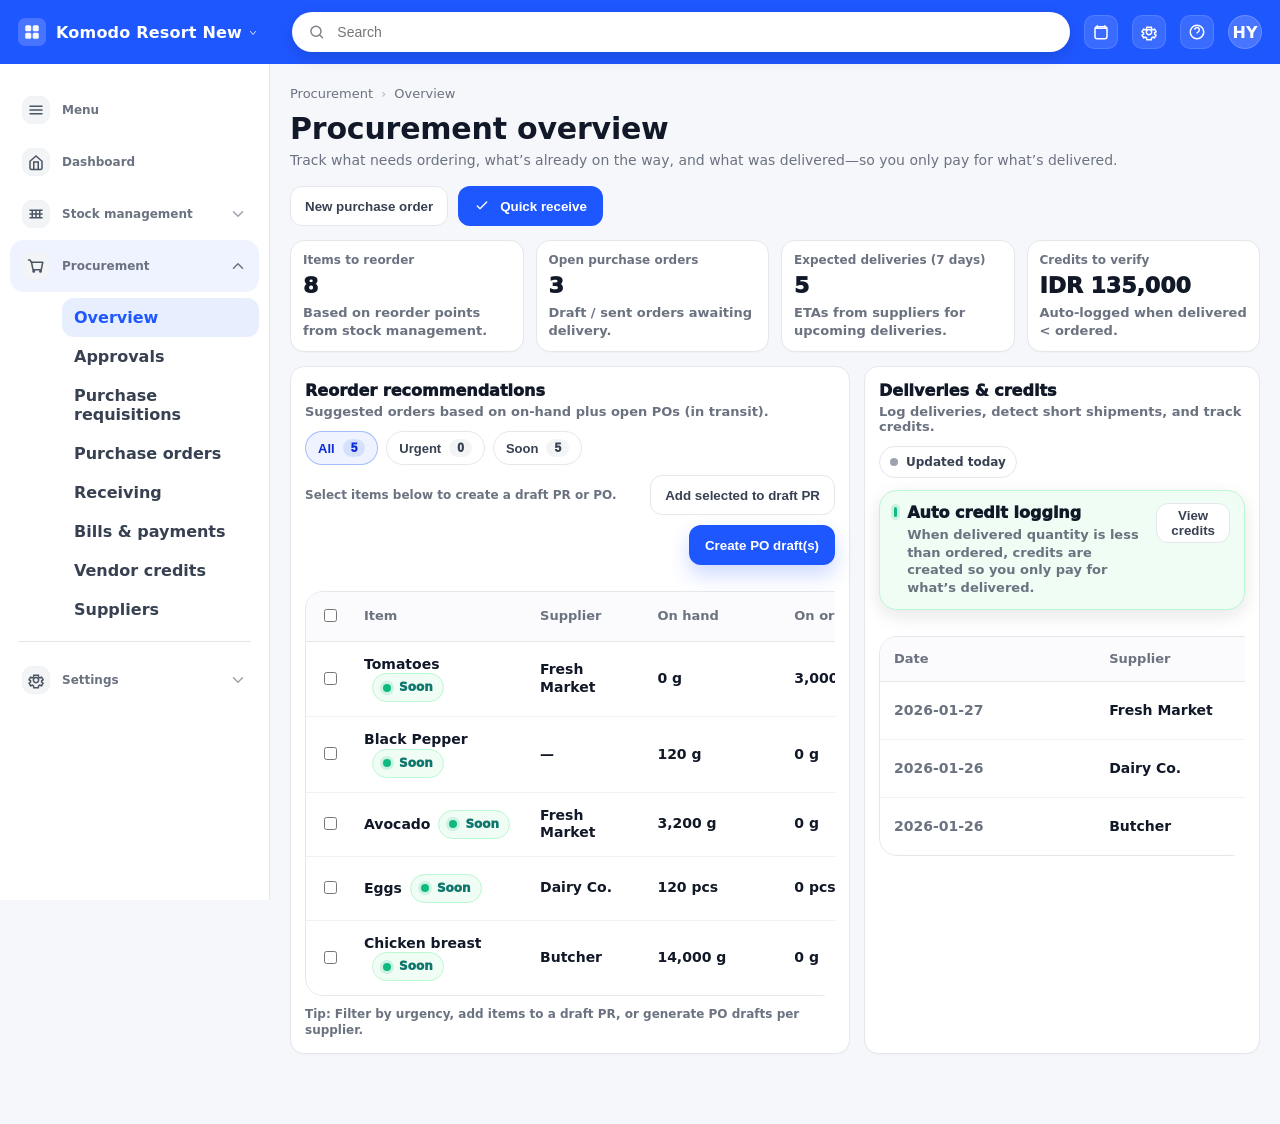
<file: index.html>
<!doctype html>
<html lang="en">
  <head>
    <meta charset="utf-8" />
    <meta http-equiv="refresh" content="0; url=./procurement_refactor_fixed36_stockcount_post_updates/" />
    <meta name="viewport" content="width=device-width, initial-scale=1" />
    <title>Redirecting…</title>
    <script>
      // JS redirect (preferred)
      window.location.replace("./procurement_refactor_fixed36_stockcount_post_updates/");
    </script>
  </head>
  <body>
    <p>
      Redirecting… If you are not redirected,
      <a href="./procurement_refactor_fixed36_stockcount_post_updates/">click here</a>.
    </p>
  </body>
</html>
</file>
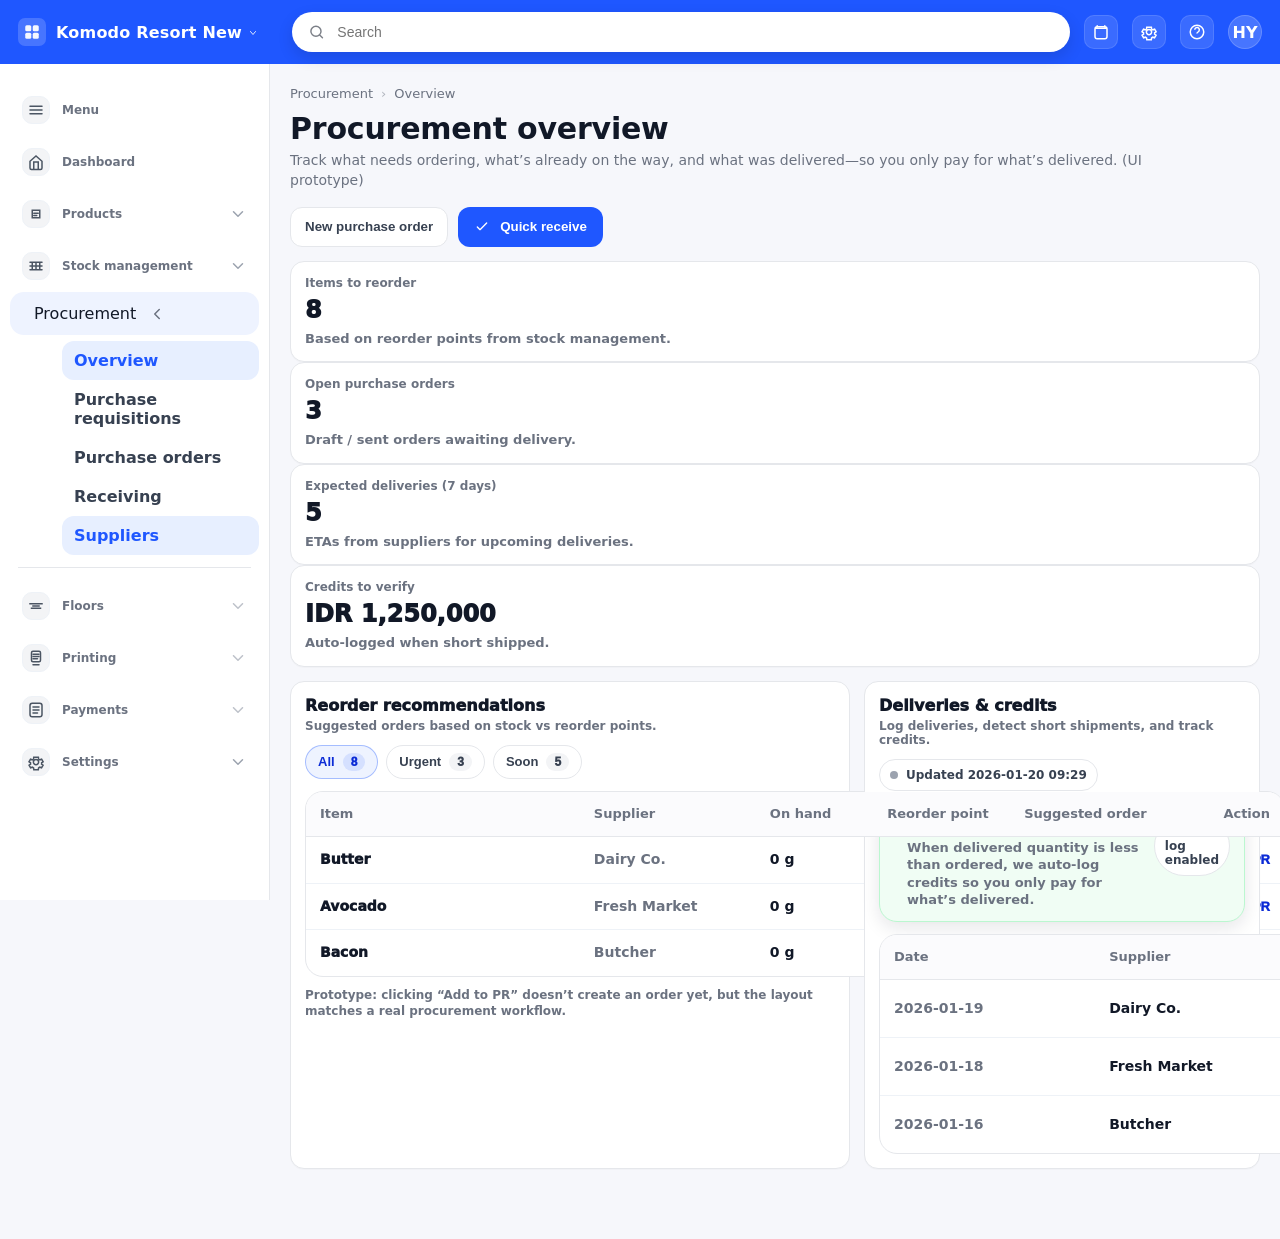
<file: procurement_refactor_fixed2/index.html>
<!doctype html>
<html lang="en">
<head>
  <meta charset="utf-8" />
  <meta name="viewport" content="width=device-width,initial-scale=1" />
  <title>Procurement & Inventory Prototype</title>
  <link rel="stylesheet" href="assets/css/styles.css" />
</head>
<body>
<header class="topbar">
    <div class="brand">
      <div class="app-icon" title="App">
        <svg width="18" height="18" viewBox="0 0 24 24" aria-hidden="true">
          <rect x="3" y="3" width="8" height="8" rx="2" fill="white" opacity=".95"></rect>
          <rect x="13" y="3" width="8" height="8" rx="2" fill="white" opacity=".95"></rect>
          <rect x="3" y="13" width="8" height="8" rx="2" fill="white" opacity=".95"></rect>
          <rect x="13" y="13" width="8" height="8" rx="2" fill="white" opacity=".95"></rect>
        </svg>
      </div>
      <div class="title">
        Komodo Resort New
        <svg class="caret" viewBox="0 0 20 20" aria-hidden="true">
          <path d="M5 7l5 6 5-6" fill="none" stroke="white" stroke-width="2" stroke-linecap="round" stroke-linejoin="round"></path>
        </svg>
      </div>
    </div>

    <div class="global-search">
      <div class="searchbox">
        <svg class="magnify" viewBox="0 0 24 24" aria-hidden="true">
          <circle cx="11" cy="11" r="7" fill="none" stroke="#111827" stroke-width="2"></circle>
          <path d="M20 20l-3.5-3.5" fill="none" stroke="#111827" stroke-width="2" stroke-linecap="round"></path>
        </svg>
        <input type="text" placeholder="Search" />
      </div>
    </div>

    <div class="top-actions">
      <div class="icon-btn" title="Calendar">
        <svg viewBox="0 0 24 24" aria-hidden="true">
          <path d="M7 3v3M17 3v3" />
          <path d="M4 7h16" />
          <rect x="4" y="5" width="16" height="16" rx="3" />
        </svg>
      </div>
      <div class="icon-btn" title="Settings">
        <svg viewBox="0 0 24 24" aria-hidden="true">
          <path d="M12 15.5a3.5 3.5 0 1 0 0-7 3.5 3.5 0 0 0 0 7Z"></path>
          <path d="M19.4 15a7.8 7.8 0 0 0 .1-2l2-1.3-2-3.4-2.3.8a7.6 7.6 0 0 0-1.7-1l-.3-2.4H9l-.3 2.4a7.6 7.6 0 0 0-1.7 1l-2.3-.8-2 3.4 2 1.3a7.8 7.8 0 0 0 .1 2l-2 1.3 2 3.4 2.3-.8a7.6 7.6 0 0 0 1.7 1l.3 2.4h6l.3-2.4a7.6 7.6 0 0 0 1.7-1l2.3.8 2-3.4-2-1.3Z"></path>
        </svg>
      </div>
      <div class="icon-btn" title="Help">
        <svg viewBox="0 0 24 24" aria-hidden="true">
          <path d="M12 18h.01"></path>
          <path d="M9.1 9a3 3 0 1 1 5.8 1c0 2-3 2-3 4"></path>
          <circle cx="12" cy="12" r="9"></circle>
        </svg>
      </div>
      <div class="avatar" title="User">HY</div>
    </div>
  </header>
<!-- Fixed Sidebar -->
  <aside class="sidebar">
    <div class="menu-group">
      <div class="menu-item" data-link="#">
        <div class="ico">
          <svg viewBox="0 0 24 24" aria-hidden="true">
            <path d="M4 7h16M4 12h16M4 17h16" stroke-linecap="round"></path>
          </svg>
        </div>
        <div class="label">Menu</div>
      </div>

      <div class="menu-item" data-link="#">
        <div class="ico">
          <svg viewBox="0 0 24 24" aria-hidden="true">
            <path d="M4 11l8-7 8 7v9a2 2 0 0 1-2 2H6a2 2 0 0 1-2-2z"></path>
            <path d="M9 22V12h6v10"></path>
          </svg>
        </div>
        <div class="label">Dashboard</div>
      </div>

      <!-- Products (expandable) -->
      <div class="menu-item" data-toggle="products">
        <div class="ico">
          <svg viewBox="0 0 24 24" aria-hidden="true">
            <path d="M7 7h10v10H7z"></path>
            <path d="M9 11h6M9 14h4" stroke-linecap="round"></path>
          </svg>
        </div>
        <div class="label">Products</div>
        <svg class="chev" viewBox="0 0 24 24" aria-hidden="true">
          <path d="M6 9l6 6 6-6" stroke-linecap="round" stroke-linejoin="round"></path>
        </svg>
      </div>
      <div class="submenu" data-submenu="products">
        <a href="#" onclick="return false;">Products</a>
        <a href="#" onclick="return false;">Categories</a>
        <a href="#" onclick="return false;">Combinations</a>
        <a href="#/inventory/ingredients">Ingredients</a>
        <a href="#" onclick="return false;">Unit Types</a>
      </div>

      <!-- Stock Management (expandable) -->
      <div class="menu-item" data-toggle="stock">
        <div class="ico">
          <svg viewBox="0 0 24 24" aria-hidden="true">
            <path d="M4 7h16M4 12h16M4 17h16" stroke-linecap="round"></path>
            <path d="M7 7v10M12 7v10M17 7v10"></path>
          </svg>
        </div>
        <div class="label">Stock management</div>
        <svg class="chev" viewBox="0 0 24 24" aria-hidden="true">
          <path d="M6 9l6 6 6-6" stroke-linecap="round" stroke-linejoin="round"></path>
        </svg>
      </div>
      <div class="submenu" data-submenu="stock">
        <a class="submenu-link" href="#/inventory/ingredients"><span>Ingredients</span></a>
        <a class="submenu-link" href="#/inventory/stock-count"><span>Stock count</span></a>
        <a class="submenu-link" href="#" onclick="return false;"><span>Recipes</span></a>
        <a class="submenu-link" href="#" onclick="return false;"><span>Purchase Orders</span></a>
        <a class="submenu-link" href="#" onclick="return false;"><span>Receiving</span></a>
        <a class="submenu-link" href="#" onclick="return false;"><span>Vendor Credits</span></a>
      </div>
      <div class="menu-item open" data-toggle="procurement">
        <div class="menu-icon">
          <svg viewBox="0 0 24 24" aria-hidden="true">
            <path d="M6 7h15l-2 10H8L6 7z" stroke-linejoin="round"></path>
            <path d="M6 7l-2-3H2" stroke-linecap="round"></path>
            <path d="M9 20a1 1 0 100-2 1 1 0 000 2zM18 20a1 1 0 100-2 1 1 0 000 2z"></path>
          </svg>
        </div>
        <span class="menu-label">Procurement</span>
        <div class="chev">
          <svg viewBox="0 0 24 24" aria-hidden="true"><path d="M9 18l6-6-6-6" stroke-linecap="round" stroke-linejoin="round"></path></svg>
        </div>
      </div>
      
      <div class="submenu open" data-submenu="procurement">
        <a class="submenu-link" href="#/procurement/overview"><span>Overview</span></a>
        <a class="submenu-link active" href="#/procurement/pr"><span>Purchase requisitions</span></a>
        <a class="submenu-link" href="#/procurement/po"><span>Purchase orders</span></a>
        <a class="submenu-link" href="#/procurement/receiving"><span>Receiving</span></a>
        <a class="submenu-link" href="#"><span>Suppliers</span></a>
      </div>



      <div class="sidebar-divider"></div>

      <div class="menu-item" data-link="#">
        <div class="ico">
          <svg viewBox="0 0 24 24" aria-hidden="true">
            <path d="M3 9h18"></path>
            <path d="M7 12h10"></path>
            <path d="M5 15h14"></path>
          </svg>
        </div>
        <div class="label">Floors</div>
        <svg class="chev" viewBox="0 0 24 24" aria-hidden="true" style="opacity:.65">
          <path d="M6 9l6 6 6-6" stroke-linecap="round" stroke-linejoin="round"></path>
        </svg>
      </div>

      <div class="menu-item" data-link="#">
        <div class="ico">
          <svg viewBox="0 0 24 24" aria-hidden="true">
            <rect x="6" y="3" width="12" height="14" rx="2"></rect>
            <path d="M8 7h8M8 10h8M8 13h6" stroke-linecap="round"></path>
            <path d="M8 21h8" stroke-linecap="round"></path>
          </svg>
        </div>
        <div class="label">Printing</div>
        <svg class="chev" viewBox="0 0 24 24" aria-hidden="true" style="opacity:.65">
          <path d="M6 9l6 6 6-6" stroke-linecap="round" stroke-linejoin="round"></path>
        </svg>
      </div>

      <div class="menu-item" data-link="#">
        <div class="ico">
          <svg viewBox="0 0 24 24" aria-hidden="true">
            <rect x="4" y="3" width="16" height="18" rx="3"></rect>
            <path d="M8 8h8M8 12h8M8 16h6" stroke-linecap="round"></path>
          </svg>
        </div>
        <div class="label">Payments</div>
        <svg class="chev" viewBox="0 0 24 24" aria-hidden="true" style="opacity:.65">
          <path d="M6 9l6 6 6-6" stroke-linecap="round" stroke-linejoin="round"></path>
        </svg>
      </div>

      <div class="menu-item" data-toggle="settings">
        <div class="ico">
          <svg viewBox="0 0 24 24" aria-hidden="true">
            <path d="M12 15.5a3.5 3.5 0 1 0 0-7 3.5 3.5 0 0 0 0 7Z"></path>
            <path d="M19.4 15a7.8 7.8 0 0 0 .1-2l2-1.3-2-3.4-2.3.8a7.6 7.6 0 0 0-1.7-1l-.3-2.4H9l-.3 2.4a7.6 7.6 0 0 0-1.7 1l-2.3-.8-2 3.4 2 1.3a7.8 7.8 0 0 0 .1 2l-2 1.3 2 3.4 2.3-.8a7.6 7.6 0 0 0 1.7 1l.3 2.4h6l.3-2.4a7.6 7.6 0 0 0 1.7-1l2.3.8 2-3.4-2-1.3Z"></path>
          </svg>
        </div>
        <div class="label">Settings</div>
        <svg class="chev" viewBox="0 0 24 24" aria-hidden="true">
          <path d="M6 9l6 6 6-6" stroke-linecap="round" stroke-linejoin="round"></path>
        </svg>
      </div>
      <div class="submenu" data-submenu="settings">
        <a href="#" onclick="return false;">General</a>
        <a href="#" onclick="return false;">Users</a>
        <a href="#" onclick="return false;">Integrations</a>
      </div>
    </div>
  </aside>
  <main class="content">
    <div id="app"></div>
  </main>

  <!--
    This prototype is meant to be double-click friendly (file://) and GitHub Pages friendly.
    So we use classic scripts (no ES-module imports) and keep everything in separate JS files.
  -->
  <script src="assets/js/core/store.js"></script>
  <script src="assets/js/core/ui.js"></script>
  <script src="assets/js/core/router.js"></script>

  <script src="assets/js/pages/overview.js"></script>
  <script src="assets/js/pages/pr.js"></script>
  <script src="assets/js/pages/po.js"></script>
  <script src="assets/js/pages/receiving.js"></script>
  <script src="assets/js/pages/ingredients.js"></script>
  <script src="assets/js/pages/stockcount.js"></script>

  <script src="assets/js/app.js"></script>
</body>
</html>
</file>
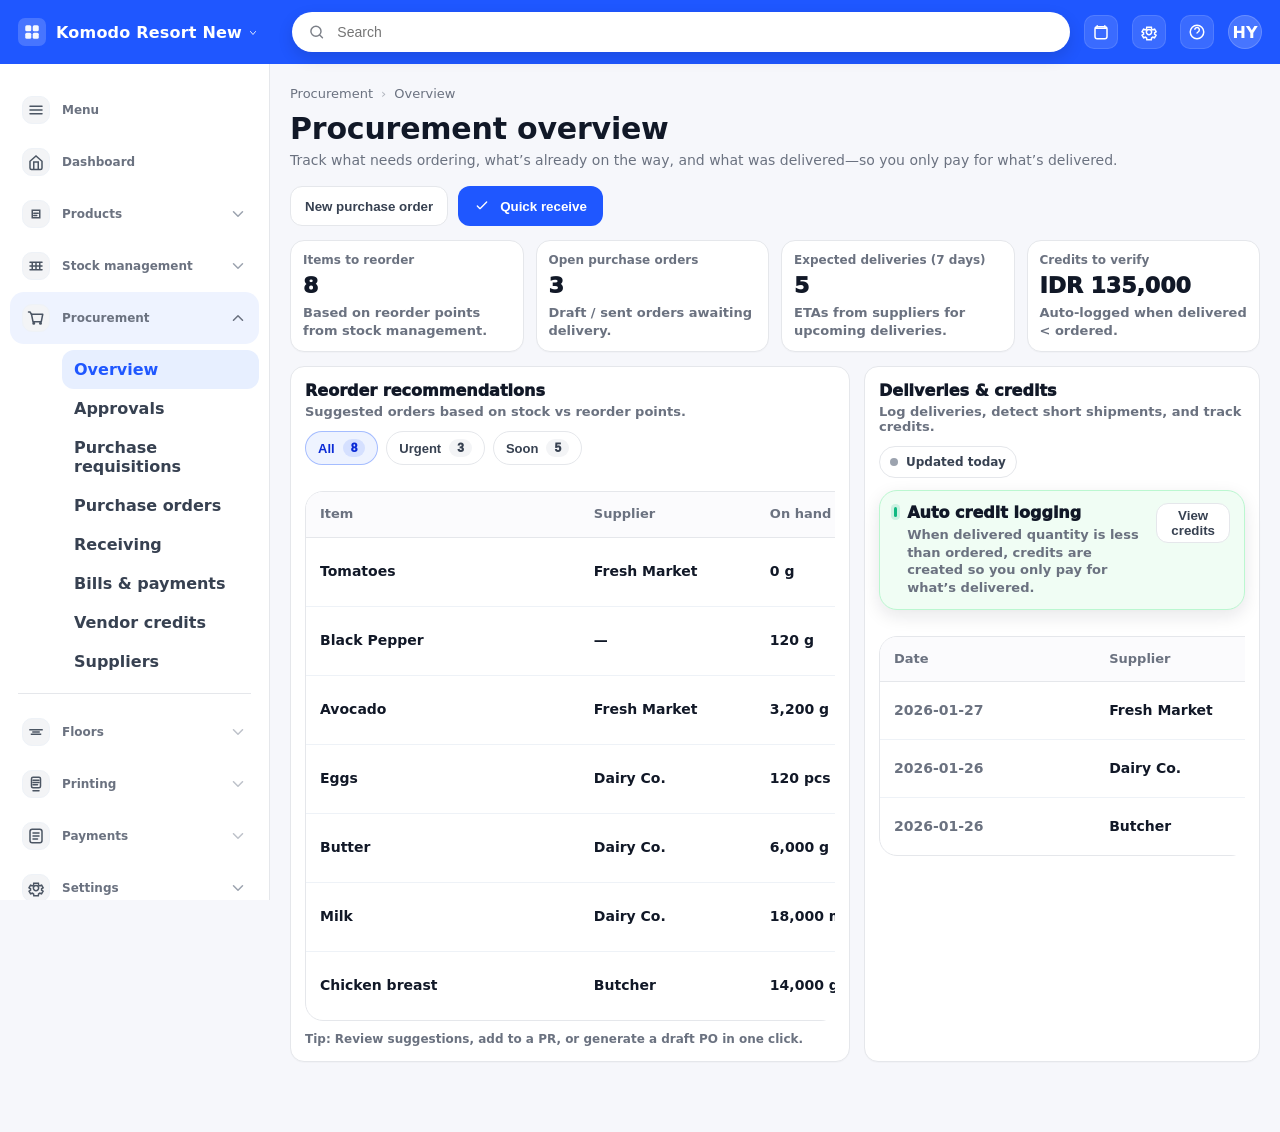
<file: procurement_refactor_fixed25_realistic_demo_p3_ui_p0fix/index.html>
<!doctype html>
<html lang="en">
<head>
  <meta charset="utf-8" />
  <meta name="viewport" content="width=device-width,initial-scale=1" />
  <title>Procurement & Inventory</title>
  <link rel="stylesheet" href="assets/css/styles.css" />
</head>
<body>
<header class="topbar">
    <div class="brand">
      <div class="app-icon" title="App">
        <svg width="18" height="18" viewBox="0 0 24 24" aria-hidden="true">
          <rect x="3" y="3" width="8" height="8" rx="2" fill="white" opacity=".95"></rect>
          <rect x="13" y="3" width="8" height="8" rx="2" fill="white" opacity=".95"></rect>
          <rect x="3" y="13" width="8" height="8" rx="2" fill="white" opacity=".95"></rect>
          <rect x="13" y="13" width="8" height="8" rx="2" fill="white" opacity=".95"></rect>
        </svg>
      </div>
      <div class="title">
        Komodo Resort New
        <svg class="caret" viewBox="0 0 20 20" aria-hidden="true">
          <path d="M5 7l5 6 5-6" fill="none" stroke="white" stroke-width="2" stroke-linecap="round" stroke-linejoin="round"></path>
        </svg>
      </div>
    </div>

    <div class="global-search">
      <div class="searchbox">
        <svg class="magnify" viewBox="0 0 24 24" aria-hidden="true">
          <circle cx="11" cy="11" r="7" fill="none" stroke="#111827" stroke-width="2"></circle>
          <path d="M20 20l-3.5-3.5" fill="none" stroke="#111827" stroke-width="2" stroke-linecap="round"></path>
        </svg>
        <input type="text" placeholder="Search" />
      </div>
    </div>

    <div class="top-actions">
      <div class="icon-btn" title="Calendar">
        <svg viewBox="0 0 24 24" aria-hidden="true">
          <path d="M7 3v3M17 3v3" />
          <path d="M4 7h16" />
          <rect x="4" y="5" width="16" height="16" rx="3" />
        </svg>
      </div>
      <div class="icon-btn" title="Settings">
        <svg viewBox="0 0 24 24" aria-hidden="true">
          <path d="M12 15.5a3.5 3.5 0 1 0 0-7 3.5 3.5 0 0 0 0 7Z"></path>
          <path d="M19.4 15a7.8 7.8 0 0 0 .1-2l2-1.3-2-3.4-2.3.8a7.6 7.6 0 0 0-1.7-1l-.3-2.4H9l-.3 2.4a7.6 7.6 0 0 0-1.7 1l-2.3-.8-2 3.4 2 1.3a7.8 7.8 0 0 0 .1 2l-2 1.3 2 3.4 2.3-.8a7.6 7.6 0 0 0 1.7 1l.3 2.4h6l.3-2.4a7.6 7.6 0 0 0 1.7-1l2.3.8 2-3.4-2-1.3Z"></path>
        </svg>
      </div>
      <div class="icon-btn" title="Help">
        <svg viewBox="0 0 24 24" aria-hidden="true">
          <path d="M12 18h.01"></path>
          <path d="M9.1 9a3 3 0 1 1 5.8 1c0 2-3 2-3 4"></path>
          <circle cx="12" cy="12" r="9"></circle>
        </svg>
      </div>
      <div class="avatar" title="User">HY</div>
    </div>
  </header>
<!-- Fixed Sidebar -->
  <aside class="sidebar">
    <div class="menu-group">
      <div class="menu-item" data-link="#">
        <div class="ico">
          <svg viewBox="0 0 24 24" aria-hidden="true">
            <path d="M4 7h16M4 12h16M4 17h16" stroke-linecap="round"></path>
          </svg>
        </div>
        <div class="label">Menu</div>
      </div>

      <div class="menu-item" data-link="#">
        <div class="ico">
          <svg viewBox="0 0 24 24" aria-hidden="true">
            <path d="M4 11l8-7 8 7v9a2 2 0 0 1-2 2H6a2 2 0 0 1-2-2z"></path>
            <path d="M9 22V12h6v10"></path>
          </svg>
        </div>
        <div class="label">Dashboard</div>
      </div>

      <!-- Products (expandable) -->
      <div class="menu-item" data-toggle="products">
        <div class="ico">
          <svg viewBox="0 0 24 24" aria-hidden="true">
            <path d="M7 7h10v10H7z"></path>
            <path d="M9 11h6M9 14h4" stroke-linecap="round"></path>
          </svg>
        </div>
        <div class="label">Products</div>
        <svg class="chev" viewBox="0 0 24 24" aria-hidden="true">
          <path d="M6 9l6 6 6-6" stroke-linecap="round" stroke-linejoin="round"></path>
        </svg>
      </div>
      <div class="submenu" data-submenu="products">
        <a href="#" onclick="return false;">Products</a>
        <a href="#" onclick="return false;">Categories</a>
        <a href="#" onclick="return false;">Combinations</a>
        <a class="submenu-link" href="#/inventory/ingredients">Ingredients</a>
        <a href="#" onclick="return false;">Unit Types</a>
      </div>

      <!-- Stock Management (expandable) -->
      <div class="menu-item" data-toggle="stock">
        <div class="ico">
          <svg viewBox="0 0 24 24" aria-hidden="true">
            <path d="M4 7h16M4 12h16M4 17h16" stroke-linecap="round"></path>
            <path d="M7 7v10M12 7v10M17 7v10"></path>
          </svg>
        </div>
        <div class="label">Stock management</div>
        <svg class="chev" viewBox="0 0 24 24" aria-hidden="true">
          <path d="M6 9l6 6 6-6" stroke-linecap="round" stroke-linejoin="round"></path>
        </svg>
      </div>
      <div class="submenu" data-submenu="stock">
        <a class="submenu-link" href="#/inventory/ingredients"><span>Ingredients</span></a>
        <a class="submenu-link" href="#/inventory/usage"><span>Usage &amp; issue-out</span></a>
        <a class="submenu-link" href="#/inventory/stock-count"><span>Stock count</span></a>
      </div>
      <!-- Procurement (expandable) -->
      <div class="menu-item" data-toggle="procurement">
        <div class="ico">
          <svg viewBox="0 0 24 24" aria-hidden="true">
            <path d="M6 7h15l-2 10H8L6 7z" stroke-linejoin="round"></path>
            <path d="M6 7l-2-3H2" stroke-linecap="round"></path>
            <path d="M9 20a1 1 0 100-2 1 1 0 000 2zM18 20a1 1 0 100-2 1 1 0 000 2z"></path>
          </svg>
        </div>
        <div class="label">Procurement</div>
        <svg class="chev" viewBox="0 0 24 24" aria-hidden="true">
          <path d="M6 9l6 6 6-6" stroke-linecap="round" stroke-linejoin="round"></path>
        </svg>
      </div>
      <div class="submenu" data-submenu="procurement">
        <a class="submenu-link" href="#/procurement/overview"><span>Overview</span></a>
        <a class="submenu-link" href="#/procurement/approvals"><span>Approvals</span></a>
        <a class="submenu-link" href="#/procurement/pr"><span>Purchase requisitions</span></a>
        <a class="submenu-link" href="#/procurement/po"><span>Purchase orders</span></a>
        <a class="submenu-link" href="#/procurement/receiving"><span>Receiving</span></a>
        <a class="submenu-link" href="#/procurement/bills"><span>Bills & payments</span></a>
        <a class="submenu-link" href="#/procurement/vendor-credits"><span>Vendor credits</span></a>
        <a class="submenu-link" href="#/procurement/suppliers"><span>Suppliers</span></a>
      </div>



      <div class="sidebar-divider"></div>

      <div class="menu-item" data-link="#">
        <div class="ico">
          <svg viewBox="0 0 24 24" aria-hidden="true">
            <path d="M3 9h18"></path>
            <path d="M7 12h10"></path>
            <path d="M5 15h14"></path>
          </svg>
        </div>
        <div class="label">Floors</div>
        <svg class="chev" viewBox="0 0 24 24" aria-hidden="true" style="opacity:.65">
          <path d="M6 9l6 6 6-6" stroke-linecap="round" stroke-linejoin="round"></path>
        </svg>
      </div>

      <div class="menu-item" data-link="#">
        <div class="ico">
          <svg viewBox="0 0 24 24" aria-hidden="true">
            <rect x="6" y="3" width="12" height="14" rx="2"></rect>
            <path d="M8 7h8M8 10h8M8 13h6" stroke-linecap="round"></path>
            <path d="M8 21h8" stroke-linecap="round"></path>
          </svg>
        </div>
        <div class="label">Printing</div>
        <svg class="chev" viewBox="0 0 24 24" aria-hidden="true" style="opacity:.65">
          <path d="M6 9l6 6 6-6" stroke-linecap="round" stroke-linejoin="round"></path>
        </svg>
      </div>

      <div class="menu-item" data-link="#">
        <div class="ico">
          <svg viewBox="0 0 24 24" aria-hidden="true">
            <rect x="4" y="3" width="16" height="18" rx="3"></rect>
            <path d="M8 8h8M8 12h8M8 16h6" stroke-linecap="round"></path>
          </svg>
        </div>
        <div class="label">Payments</div>
        <svg class="chev" viewBox="0 0 24 24" aria-hidden="true" style="opacity:.65">
          <path d="M6 9l6 6 6-6" stroke-linecap="round" stroke-linejoin="round"></path>
        </svg>
      </div>

      <div class="menu-item" data-toggle="settings">
        <div class="ico">
          <svg viewBox="0 0 24 24" aria-hidden="true">
            <path d="M12 15.5a3.5 3.5 0 1 0 0-7 3.5 3.5 0 0 0 0 7Z"></path>
            <path d="M19.4 15a7.8 7.8 0 0 0 .1-2l2-1.3-2-3.4-2.3.8a7.6 7.6 0 0 0-1.7-1l-.3-2.4H9l-.3 2.4a7.6 7.6 0 0 0-1.7 1l-2.3-.8-2 3.4 2 1.3a7.8 7.8 0 0 0 .1 2l-2 1.3 2 3.4 2.3-.8a7.6 7.6 0 0 0 1.7 1l.3 2.4h6l.3-2.4a7.6 7.6 0 0 0 1.7-1l2.3.8 2-3.4-2-1.3Z"></path>
          </svg>
        </div>
        <div class="label">Settings</div>
        <svg class="chev" viewBox="0 0 24 24" aria-hidden="true">
          <path d="M6 9l6 6 6-6" stroke-linecap="round" stroke-linejoin="round"></path>
        </svg>
      </div>
      <div class="submenu" data-submenu="settings">
        <a class="submenu-link" href="#/settings/permissions"><span>Permissions</span></a>
        <a class="submenu-link" href="#/settings/reorder-points"><span>Reorder points</span></a>
        <a href="#" onclick="return false;">General</a>
        <a href="#" onclick="return false;">Users</a>
        <a href="#" onclick="return false;">Integrations</a>
      </div>
    </div>
  </aside>
  <main class="content">
    <div id="app"></div>
  </main>

  <!--
    This prototype is meant to be double-click friendly (file://) and GitHub Pages friendly.
    So we use classic scripts (no ES-module imports) and keep everything in separate JS files.
  -->
  <script src="assets/js/core/store.js"></script>
  <script src="assets/js/core/ui.js"></script>
  <script src="assets/js/core/router.js"></script>

  <script src="assets/js/pages/overview.js"></script>
  <script src="assets/js/pages/pr.js"></script>
  <script src="assets/js/pages/approvals.js"></script>
  <script src="assets/js/pages/po.js"></script>
  <script src="assets/js/pages/receiving.js"></script>
  <script src="assets/js/pages/bills.js"></script>
  <script src="assets/js/pages/vendorcredits.js"></script>
  <script src="assets/js/pages/suppliers.js"></script>
  <script src="assets/js/pages/settings.js"></script>
  <script src="assets/js/pages/reorderpoints.js"></script>
  <script src="assets/js/pages/ingredients.js"></script>
  <script src="assets/js/pages/stockcount.js"></script>
  <script src="assets/js/pages/usage.js"></script>

  <script src="assets/js/app.js"></script>
</body>
</html>
</file>
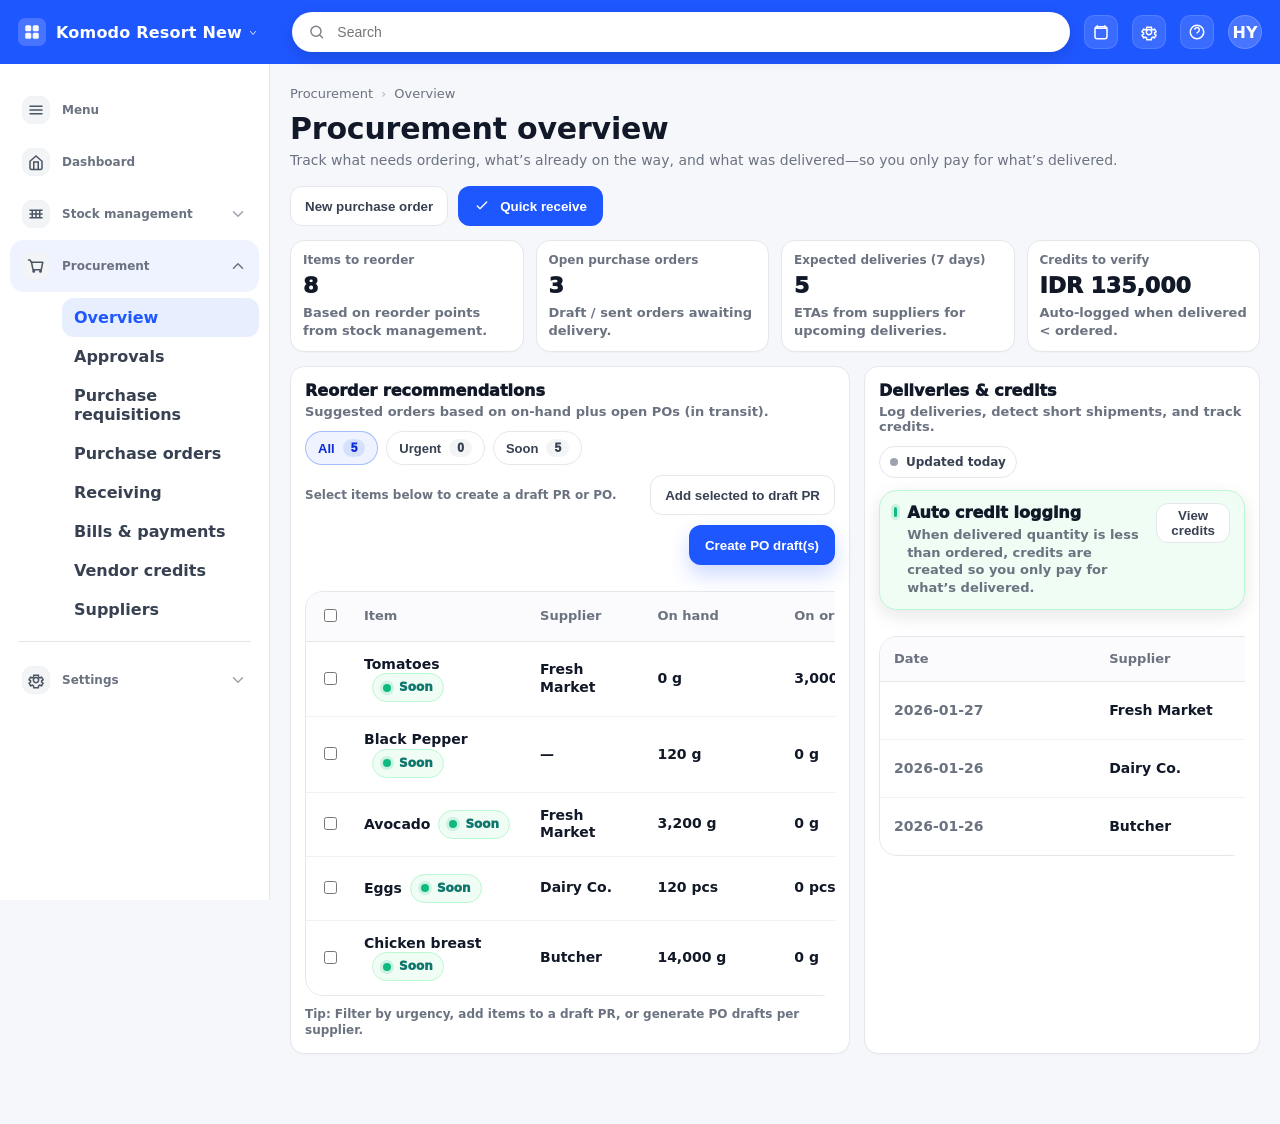
<file: procurement_refactor_fixed36_stockcount_post_updates/index.html>
<!doctype html>
<html lang="en">
<head>
  <meta charset="utf-8" />
  <meta name="viewport" content="width=device-width,initial-scale=1" />
  <title>Procurement & Inventory</title>
  <link rel="stylesheet" href="assets/css/styles.css" />
</head>
<body>
<header class="topbar">
    <div class="brand">
      <div class="app-icon" title="App">
        <svg width="18" height="18" viewBox="0 0 24 24" aria-hidden="true">
          <rect x="3" y="3" width="8" height="8" rx="2" fill="white" opacity=".95"></rect>
          <rect x="13" y="3" width="8" height="8" rx="2" fill="white" opacity=".95"></rect>
          <rect x="3" y="13" width="8" height="8" rx="2" fill="white" opacity=".95"></rect>
          <rect x="13" y="13" width="8" height="8" rx="2" fill="white" opacity=".95"></rect>
        </svg>
      </div>
      <div class="title">
        Komodo Resort New
        <svg class="caret" viewBox="0 0 20 20" aria-hidden="true">
          <path d="M5 7l5 6 5-6" fill="none" stroke="white" stroke-width="2" stroke-linecap="round" stroke-linejoin="round"></path>
        </svg>
      </div>
    </div>

    <div class="global-search">
      <div class="searchbox">
        <svg class="magnify" viewBox="0 0 24 24" aria-hidden="true">
          <circle cx="11" cy="11" r="7" fill="none" stroke="#111827" stroke-width="2"></circle>
          <path d="M20 20l-3.5-3.5" fill="none" stroke="#111827" stroke-width="2" stroke-linecap="round"></path>
        </svg>
        <input type="text" placeholder="Search" />
      </div>
    </div>

    <div class="top-actions">
      <div class="icon-btn" title="Calendar">
        <svg viewBox="0 0 24 24" aria-hidden="true">
          <path d="M7 3v3M17 3v3" />
          <path d="M4 7h16" />
          <rect x="4" y="5" width="16" height="16" rx="3" />
        </svg>
      </div>
      <div class="icon-btn" title="Settings">
        <svg viewBox="0 0 24 24" aria-hidden="true">
          <path d="M12 15.5a3.5 3.5 0 1 0 0-7 3.5 3.5 0 0 0 0 7Z"></path>
          <path d="M19.4 15a7.8 7.8 0 0 0 .1-2l2-1.3-2-3.4-2.3.8a7.6 7.6 0 0 0-1.7-1l-.3-2.4H9l-.3 2.4a7.6 7.6 0 0 0-1.7 1l-2.3-.8-2 3.4 2 1.3a7.8 7.8 0 0 0 .1 2l-2 1.3 2 3.4 2.3-.8a7.6 7.6 0 0 0 1.7 1l.3 2.4h6l.3-2.4a7.6 7.6 0 0 0 1.7-1l2.3.8 2-3.4-2-1.3Z"></path>
        </svg>
      </div>
      <div class="icon-btn" title="Help">
        <svg viewBox="0 0 24 24" aria-hidden="true">
          <path d="M12 18h.01"></path>
          <path d="M9.1 9a3 3 0 1 1 5.8 1c0 2-3 2-3 4"></path>
          <circle cx="12" cy="12" r="9"></circle>
        </svg>
      </div>
      <div class="avatar" title="User">HY</div>
    </div>
  </header>
<!-- Fixed Sidebar -->
  <aside class="sidebar">
    <div class="menu-group">
      <div class="menu-item" data-link="#">
        <div class="ico">
          <svg viewBox="0 0 24 24" aria-hidden="true">
            <path d="M4 7h16M4 12h16M4 17h16" stroke-linecap="round"></path>
          </svg>
        </div>
        <div class="label">Menu</div>
      </div>

      <div class="menu-item" data-link="#">
        <div class="ico">
          <svg viewBox="0 0 24 24" aria-hidden="true">
            <path d="M4 11l8-7 8 7v9a2 2 0 0 1-2 2H6a2 2 0 0 1-2-2z"></path>
            <path d="M9 22V12h6v10"></path>
          </svg>
        </div>
        <div class="label">Dashboard</div>
      </div>
<!-- Stock Management (expandable) -->
      <div class="menu-item" data-toggle="stock">
        <div class="ico">
          <svg viewBox="0 0 24 24" aria-hidden="true">
            <path d="M4 7h16M4 12h16M4 17h16" stroke-linecap="round"></path>
            <path d="M7 7v10M12 7v10M17 7v10"></path>
          </svg>
        </div>
        <div class="label">Stock management</div>
        <svg class="chev" viewBox="0 0 24 24" aria-hidden="true">
          <path d="M6 9l6 6 6-6" stroke-linecap="round" stroke-linejoin="round"></path>
        </svg>
      </div>
      <div class="submenu" data-submenu="stock">
        <a class="submenu-link" href="#/inventory/ingredients"><span>Ingredients</span></a>
        <a class="submenu-link" href="#/inventory/reorder-points"><span>Reorder points</span></a>
        <a class="submenu-link" href="#/inventory/usage"><span>Usage &amp; issue-out</span></a>
        <a class="submenu-link" href="#/inventory/stock-count"><span>Stock count</span></a>
      </div>
      <!-- Procurement (expandable) -->
      <div class="menu-item" data-toggle="procurement">
        <div class="ico">
          <svg viewBox="0 0 24 24" aria-hidden="true">
            <path d="M6 7h15l-2 10H8L6 7z" stroke-linejoin="round"></path>
            <path d="M6 7l-2-3H2" stroke-linecap="round"></path>
            <path d="M9 20a1 1 0 100-2 1 1 0 000 2zM18 20a1 1 0 100-2 1 1 0 000 2z"></path>
          </svg>
        </div>
        <div class="label">Procurement</div>
        <svg class="chev" viewBox="0 0 24 24" aria-hidden="true">
          <path d="M6 9l6 6 6-6" stroke-linecap="round" stroke-linejoin="round"></path>
        </svg>
      </div>
      <div class="submenu" data-submenu="procurement">
        <a class="submenu-link" href="#/procurement/overview"><span>Overview</span></a>
        <a class="submenu-link" href="#/procurement/approvals"><span>Approvals</span></a>
        <a class="submenu-link" href="#/procurement/pr"><span>Purchase requisitions</span></a>
        <a class="submenu-link" href="#/procurement/po"><span>Purchase orders</span></a>
        <a class="submenu-link" href="#/procurement/receiving"><span>Receiving</span></a>
        <a class="submenu-link" href="#/procurement/bills"><span>Bills & payments</span></a>
        <a class="submenu-link" href="#/procurement/vendor-credits"><span>Vendor credits</span></a>
        <a class="submenu-link" href="#/procurement/suppliers"><span>Suppliers</span></a>
      </div>
      <div class="sidebar-divider"></div>

      <div class="menu-item" data-toggle="settings">
        <div class="ico">
          <svg viewBox="0 0 24 24" aria-hidden="true">
            <path d="M12 15.5a3.5 3.5 0 1 0 0-7 3.5 3.5 0 0 0 0 7Z"></path>
            <path d="M19.4 15a7.8 7.8 0 0 0 .1-2l2-1.3-2-3.4-2.3.8a7.6 7.6 0 0 0-1.7-1l-.3-2.4H9l-.3 2.4a7.6 7.6 0 0 0-1.7 1l-2.3-.8-2 3.4 2 1.3a7.8 7.8 0 0 0 .1 2l-2 1.3 2 3.4 2.3-.8a7.6 7.6 0 0 0 1.7 1l.3 2.4h6l.3-2.4a7.6 7.6 0 0 0 1.7-1l2.3.8 2-3.4-2-1.3Z"></path>
          </svg>
        </div>
        <div class="label">Settings</div>
        <svg class="chev" viewBox="0 0 24 24" aria-hidden="true">
          <path d="M6 9l6 6 6-6" stroke-linecap="round" stroke-linejoin="round"></path>
        </svg>
      </div>
      <div class="submenu" data-submenu="settings">
        <a class="submenu-link" href="#/settings/permissions"><span>Permissions</span></a>
      </div>
    </div>
  </aside>
  <main class="content">
    <div id="app"></div>
  </main>

  <!--
    This prototype is meant to be double-click friendly (file://) and GitHub Pages friendly.
    So we use classic scripts (no ES-module imports) and keep everything in separate JS files.
  -->
  <script src="assets/js/core/store.js"></script>
  <script src="assets/js/core/ui.js"></script>
  <script src="assets/js/core/router.js"></script>

  <script src="assets/js/pages/overview.js"></script>
  <script src="assets/js/pages/pr.js"></script>
  <script src="assets/js/pages/approvals.js"></script>
  <script src="assets/js/pages/po.js"></script>
  <script src="assets/js/pages/receiving.js"></script>
  <script src="assets/js/pages/bills.js"></script>
  <script src="assets/js/pages/vendorcredits.js"></script>
  <script src="assets/js/pages/suppliers.js"></script>
  <script src="assets/js/pages/settings.js"></script>
  <script src="assets/js/pages/reorderpoints.js"></script>
  <script src="assets/js/pages/ingredients.js"></script>
  <script src="assets/js/pages/stockcount.js"></script>
  <script src="assets/js/pages/usage.js"></script>

  <script src="assets/js/app.js"></script>
</body>
</html>
</file>
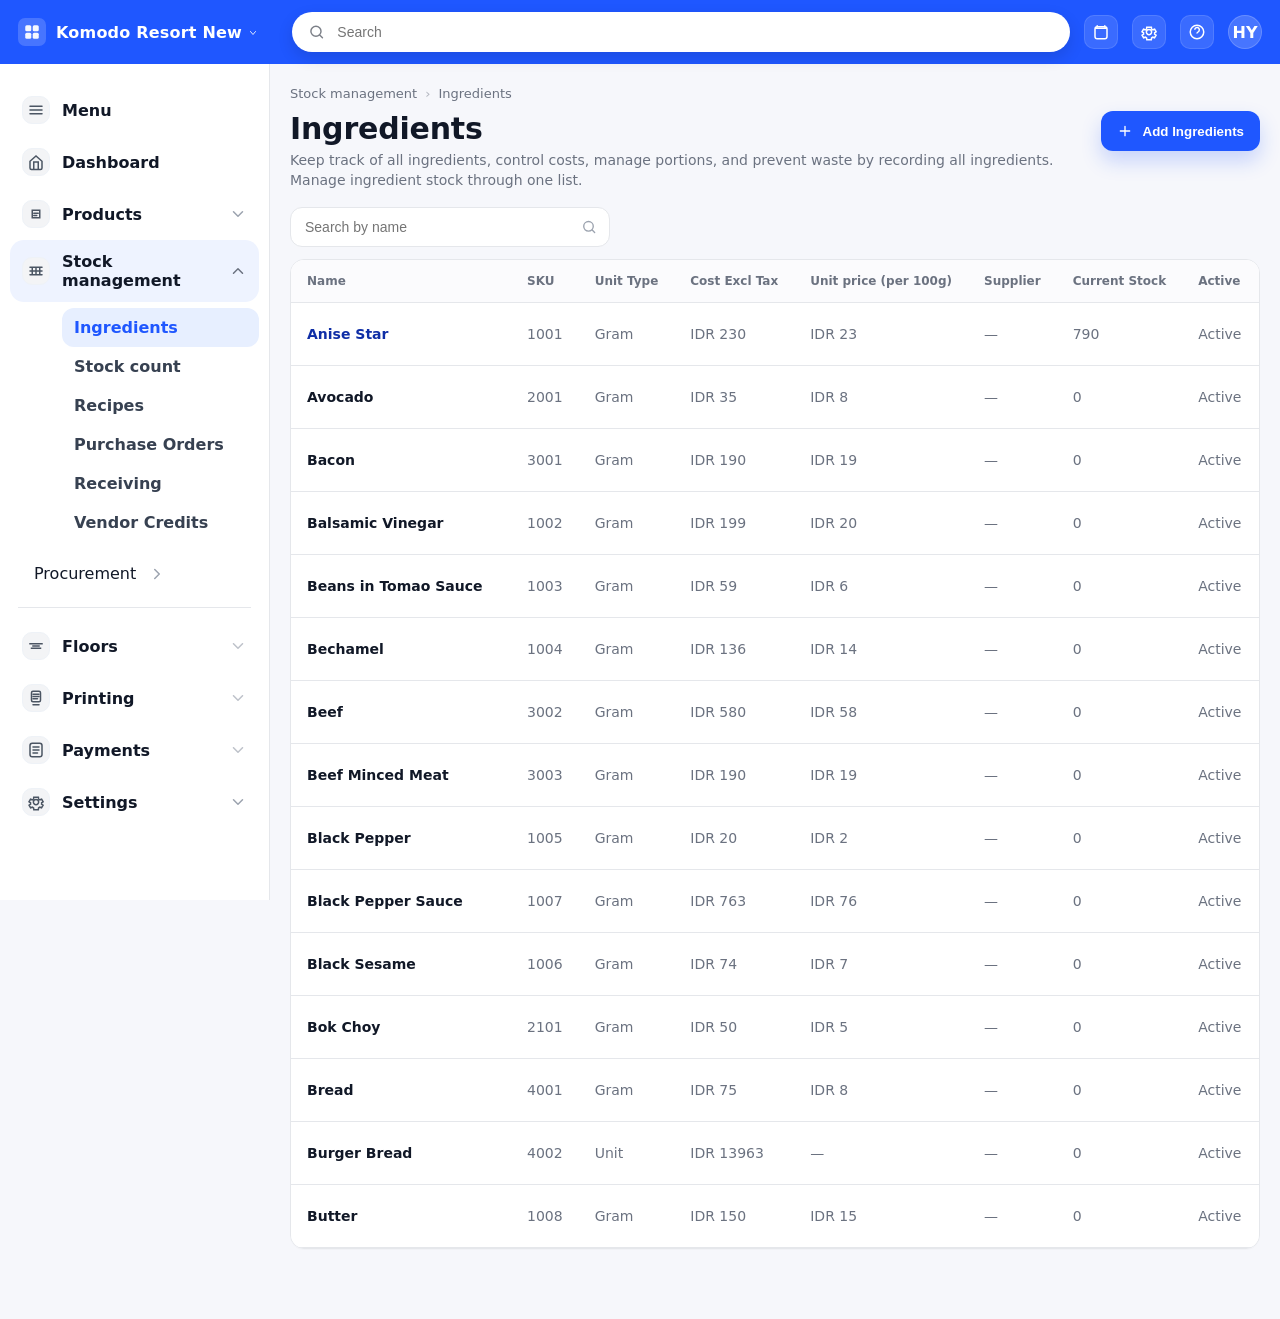
<file: procurement_pr_po_receiving_v1/ingredients_v14_with_procurement.html>
<!doctype html>
<html lang="en">
<head>
  <meta charset="utf-8" />
  <meta name="viewport" content="width=device-width,initial-scale=1" />
  <title>Ingredients - Komodo Resort New</title>
  <style>

    :root{
      --blue:#1f57ff;
      --blue-2:#1a49d6;
      --bg:#f6f7fb;
      --card:#ffffff;
      --text:#111827;
      --muted:#6b7280;
      --line:#e5e7eb;

      --shadow: 0 10px 25px rgba(17,24,39,.08);
      --shadow-soft: 0 6px 18px rgba(17,24,39,.10);

      --radius:14px;
      --radius-sm:10px;

      --sidebar-w: 270px;
      --topbar-h: 64px;

      --nav-hover:#f3f4f6;
      --nav-open-bg:#eef3ff;
      --nav-active-bg:#e7efff;

      --font: ui-sans-serif, system-ui, -apple-system, Segoe UI, Roboto, Helvetica, Arial, "Apple Color Emoji","Segoe UI Emoji";
    }

    *{box-sizing:border-box}
    html,body{height:100%}
    body{
      margin:0;
      font-family:var(--font);
      color:var(--text);
      background:var(--bg);
      overflow-x:hidden;
    }

    /* Top bar */
    .topbar{
      position:sticky;
      top:0;
      z-index:80;
      height:var(--topbar-h);
      background:var(--blue);
      color:#fff;
      display:flex;
      align-items:center;
      padding:0 18px;
      gap:14px;
      box-shadow: 0 2px 0 rgba(255,255,255,.05);
    }
    .brand{
      display:flex;
      align-items:center;
      gap:10px;
      min-width:260px;
    }
    .brand .app-icon{
      width:28px;height:28px;border-radius:7px;
      background:rgba(255,255,255,.18);
      display:grid;place-items:center;
    }
    .brand .title{
      font-weight:650;
      letter-spacing:.2px;
      display:flex;
      align-items:center;
      gap:6px;
      white-space:nowrap;
    }
    .brand .caret{
      width:10px;height:10px;opacity:.85;
      transform:translateY(1px);
    }

    .global-search{
      flex:1;
      display:flex;
      justify-content:center;
    }
    .global-search .searchbox{
      width:min(860px, 100%);
      background:#fff;
      color:var(--text);
      border-radius:999px;
      height:40px;
      display:flex;
      align-items:center;
      padding:0 14px 0 16px;
      gap:10px;
      box-shadow: 0 6px 16px rgba(0,0,0,.12);
    }
    .global-search input{
      border:0;outline:0;
      width:100%;
      font-size:14px;
    }
    .global-search .magnify{
      width:18px;height:18px;opacity:.55;
    }

    .top-actions{
      display:flex;
      align-items:center;
      gap:14px;
    }
    .icon-btn{
      width:34px;height:34px;
      border-radius:10px;
      display:grid;place-items:center;
      background:rgba(255,255,255,.12);
      border:1px solid rgba(255,255,255,.12);
      cursor:pointer;
    }
    .icon-btn:hover{background:rgba(255,255,255,.18)}
    .icon-btn svg{width:18px;height:18px;fill:none;stroke:#fff;stroke-width:2}
    .avatar{
      width:34px;height:34px;border-radius:999px;
      background:rgba(255,255,255,.18);
      display:grid;place-items:center;
      font-weight:700;
      border:1px solid rgba(255,255,255,.18);
    }

    /* Fixed sidebar (full menu) */
    .sidebar{
      position:fixed;
      top:var(--topbar-h);
      left:0;
      bottom:0;
      width:var(--sidebar-w);
      background:#fff;
      border-right:1px solid var(--line);
      overflow:auto;
      padding:14px 10px 18px;
      z-index:70;
    }

    .menu-group{margin-top:6px}
    .menu-item{
      display:flex;
      align-items:center;
      gap:12px;
      padding:12px 12px;
      border-radius:14px;
      color:#111827;
      cursor:pointer;
      user-select:none;
    }
    .menu-item:hover{background:var(--nav-hover)}
    .menu-item .ico{
      width:28px;height:28px;border-radius:10px;
      display:grid;place-items:center;
      background:#f3f4f6;
      border:1px solid #eef2f7;
      flex:0 0 auto;
    }
    .menu-item .ico svg{width:18px;height:18px;fill:none;stroke:#4b5563;stroke-width:2}
    .menu-item .label{
      flex:1;
      font-weight:650;
    }
    .menu-item .chev{
      width:18px;height:18px;
      fill:none;stroke:#9ca3af;stroke-width:2;
      transition:transform .15s ease;
    }

    .menu-item.open{ background:var(--nav-open-bg); }
    .menu-item.open .chev{ transform:rotate(180deg); stroke:#6b7280; }

    .submenu{
      margin:6px 0 10px 52px;
      display:none;
    }
    .submenu.open{display:block;}
    .submenu a{
      display:block;
      text-decoration:none;
      color:#374151;
      padding:10px 12px;
      border-radius:12px;
      font-weight:600;
    }
    .submenu a:hover{background:var(--nav-hover)}
    .submenu a.active{
      background:var(--nav-active-bg);
      color:var(--blue);
    }

    .sidebar-divider{height:1px;background:var(--line);margin:12px 8px}

    /* Main content area */
    .content{
      margin-left:var(--sidebar-w);
      padding:18px 20px 70px;
      max-width: 1400px;
    }

    .breadcrumb{
      color:var(--muted);
      font-size:13px;
      display:flex;
      align-items:center;
      gap:8px;
      margin:4px 0 10px;
    }
    .crumb-dot{opacity:.5}

    .page-head{
      display:flex;
      align-items:flex-start;
      justify-content:space-between;
      gap:16px;
      margin-bottom:14px;
    }
    .page-title{
      font-size:30px;
      font-weight:750;
      margin:0;
      letter-spacing:-.2px;
    }
    .page-desc{
      margin:4px 0 0;
      color:var(--muted);
      max-width:860px;
      line-height:1.45;
      font-size:14px;
    }

    .primary-btn{
      height:40px;
      padding:0 16px;
      border-radius:12px;
      border:0;
      background:var(--blue);
      color:#fff;
      font-weight:650;
      display:inline-flex;
      align-items:center;
      gap:10px;
      cursor:pointer;
      box-shadow: 0 10px 20px rgba(31,87,255,.22);
      white-space:nowrap;
    }
    .primary-btn:hover{background:var(--blue-2)}
    .primary-btn svg{width:16px;height:16px;fill:none;stroke:#fff;stroke-width:2}

    .card{
      background:var(--card);
      border:1px solid var(--line);
      border-radius:var(--radius);
      box-shadow: 0 1px 0 rgba(17,24,39,.02);
    }

    .filters{
      display:flex;
      align-items:center;
      justify-content:space-between;
      gap:12px;
      margin:16px 0 12px;
    }
    .search-inline{
      width:320px;
      max-width:100%;
      display:flex;
      align-items:center;
      gap:10px;
      background:#fff;
      border:1px solid var(--line);
      border-radius:12px;
      padding:10px 12px;
    }
    .search-inline input{
      border:0;outline:0;width:100%;
      font-size:14px;
    }
    .search-inline svg{
      width:18px;height:18px;
      stroke:#9ca3af;stroke-width:2;fill:none;
    }

    /* Table */
    .table-wrap{
      overflow:auto;
      border-radius:var(--radius);
    }
    table{
      width:100%;
      border-collapse:separate;
      border-spacing:0;
      min-width: 980px;
      background:#fff;
    }
    thead th{
      text-align:left;
      font-size:12px;
      color:#6b7280;
      font-weight:700;
      padding:14px 16px;
      border-bottom:1px solid var(--line);
      background:#fbfbfd;
      position:sticky;
      top:0;
      z-index:1;
      white-space:nowrap;
    }
    tbody td{
      padding:14px 16px;
      border-bottom:1px solid var(--line);
      font-size:14px;
      color:#111827;
      white-space:nowrap;
    }
    tbody tr:hover{background:#fafafa}
    .name{font-weight:650;}
    .muted{color:var(--muted)}

    .actions{
      display:flex;
      align-items:center;
      gap:10px;
    }
    .mini-ico{
      width:34px;height:34px;
      border-radius:10px;
      border:1px solid var(--line);
      background:#fff;
      display:grid;place-items:center;
      cursor:pointer;
    }
    .mini-ico:hover{background:#f3f4f6}
    .mini-ico svg{
      width:16px;height:16px;
      fill:none;stroke:#374151;stroke-width:2;
    }

    /* Clickable row hint (only 1 row will use this) */
    .clickable-row td{ cursor:pointer; }
    .clickable-row .name{ color:#0f2ea6; }
    .clickable-row:hover{ background:#f6f8ff; }

    /* Help widget */
    .help-widget{
      position:fixed;
      right:22px;
      bottom:20px;
      z-index:90;
      display:flex;
      flex-direction:column;
      align-items:flex-end;
      gap:10px;
    }
    .help-menu{
      width:240px;
      background:#fff;
      border:1px solid var(--line);
      border-radius:16px;
      box-shadow:var(--shadow-soft);
      overflow:hidden;
      display:none;
      position:relative;
    }
    .help-menu.open{display:block}
    .help-menu .close-x{
      position:absolute;
      top:8px;
      right:8px;
      width:28px;height:28px;
      border-radius:10px;
      border:1px solid var(--line);
      background:#fff;
      cursor:pointer;
      display:grid;place-items:center;
    }
    .help-menu .close-x:hover{background:#f3f4f6}
    .help-menu .close-x svg{width:14px;height:14px;stroke:#6b7280;stroke-width:2;fill:none}

    .help-item{
      display:flex;
      align-items:center;
      gap:10px;
      padding:12px 14px;
      cursor:pointer;
      font-weight:650;
      color:#1f2937;
      border-bottom:1px solid var(--line);
    }
    .help-item:last-child{border-bottom:0}
    .help-item:hover{background:#f8fafc}
    .help-item svg{width:18px;height:18px;fill:none;stroke:var(--blue);stroke-width:2}

    .help-btn{
      display:flex;
      align-items:center;
      gap:10px;
      padding:10px 14px;
      border-radius:999px;
      border:0;
      background:var(--blue);
      color:#fff;
      font-weight:750;
      cursor:pointer;
      box-shadow: 0 12px 24px rgba(31,87,255,.28);
    }
    .help-btn:hover{background:var(--blue-2)}
    .help-btn svg{width:18px;height:18px;fill:none;stroke:#fff;stroke-width:2}

    @media (max-width: 980px){
      .brand{min-width:auto}
      .global-search{display:none}
      .content{padding:16px 14px 80px}
      .page-head{flex-direction:column;align-items:flex-start}
      .filters{flex-direction:column;align-items:flex-start}
      .search-inline{width:100%}
      table{min-width:860px}
      :root{ --sidebar-w: 250px; }
      .drawer{ width: 92vw; }
    }
  
    /* Views */
    .view{ display:none; }
    .view.active{ display:block; }

    .detail-head{
      display:flex;
      align-items:flex-start;
      justify-content:space-between;
      gap:16px;
      margin:8px 0 14px;
    }
    .back-btn{
      height:36px;
      padding:0 12px;
      border-radius:12px;
      border:1px solid var(--line);
      background:#fff;
      cursor:pointer;
      font-weight:800;
      color:#374151;
      display:inline-flex;
      align-items:center;
      gap:10px;
    }
    .back-btn:hover{background:#f3f4f6}
    .back-btn svg{width:16px;height:16px;fill:none;stroke:#374151;stroke-width:2}

    .page-actions{
      display:flex;
      gap:10px;
      align-items:center;
    }
    .secondary-pill{
      height:40px;
      padding:0 14px;
      border-radius:999px;
      border:1px solid var(--line);
      background:#fff;
      font-weight:900;
      color:#374151;
      display:inline-flex;
      align-items:center;
      gap:10px;
      cursor:default;
    }
    .secondary-pill svg{width:18px;height:18px;fill:none;stroke:#6b7280;stroke-width:2}

    /* Detail cards */
    .detail-grid{
      display:grid;
      grid-template-columns: 1fr 1fr;
      gap:12px;
      margin-top:14px;
    }
    .detail-card{
      border:1px solid var(--line);
      border-radius:var(--radius);
      background:#fff;
      padding:14px 14px;
    }
    .detail-card .k{
      font-size:12px;
      color:#6b7280;
      font-weight:900;
      margin-bottom:10px;
    }
    .detail-card .v{
      font-size:16px;
      font-weight:900;
      display:flex;
      align-items:center;
      justify-content:space-between;
      gap:12px;
    }
    .detail-card .sub{
      margin-top:8px;
      font-size:12px;
      color:var(--muted);
      font-weight:750;
      line-height:1.35;
    }
    .detail-card.wide{ grid-column: 1 / -1; }

    @media (max-width: 980px){
      .detail-grid{ grid-template-columns: 1fr; }
      .detail-card.wide{ grid-column: auto; }
    }

  
    /* Modal */
    .modal-overlay{
      position:fixed;
      inset:0;
      background:rgba(17,24,39,.35);
      z-index:120;
      display:none;
      align-items:center;
      justify-content:center;
      padding:20px;
    }
    .modal-overlay.open{ display:flex; }

    .modal{
      width: 520px;
      max-width: 100%;
      background:#fff;
      border:1px solid var(--line);
      border-radius:18px;
      box-shadow: var(--shadow);
      overflow:hidden;
    }
    .modal-head{
      padding:16px 16px 12px;
      border-bottom:1px solid var(--line);
      display:flex;
      align-items:flex-start;
      justify-content:space-between;
      gap:12px;
    }
    .modal-title{
      margin:0;
      font-size:18px;
      font-weight:900;
      letter-spacing:-.2px;
    }
    .modal-sub{
      margin:6px 0 0;
      color:var(--muted);
      font-size:13px;
      font-weight:700;
      line-height:1.35;
    }
    .modal-body{
      padding:14px 16px 16px;
    }
    .form-grid{
      display:grid;
      grid-template-columns: 1fr 1fr;
      gap:12px;
    }
    .form-field{
      border:1px solid var(--line);
      border-radius:14px;
      padding:12px 12px;
      background:#fff;
    }
    .form-field .k{
      font-size:12px;
      color:#6b7280;
      font-weight:900;
      margin-bottom:8px;
    }
    .form-field .v{
      display:flex;
      align-items:center;
      gap:10px;
      justify-content:space-between;
    }
    .form-field input, .form-field select{
      width:100%;
      border:1px solid var(--line);
      border-radius:12px;
      padding:10px 10px;
      font-weight:800;
      outline:none;
      font-size:14px;
      background:#fff;
    }
    .form-field input:focus, .form-field select:focus{
      border-color: rgba(31,87,255,.5);
      box-shadow: 0 0 0 4px rgba(31,87,255,.10);
    }
    .form-field.wide{ grid-column: 1 / -1; }
    .hint{
      font-size:12px;
      color:var(--muted);
      font-weight:700;
      margin-top:8px;
      line-height:1.35;
    }
    .modal-foot{
      padding:12px 16px 16px;
      border-top:1px solid var(--line);
      display:flex;
      justify-content:flex-end;
      gap:10px;
    }
    .btn-secondary{
      height:40px;
      padding:0 14px;
      border-radius:12px;
      border:1px solid var(--line);
      background:#fff;
      cursor:pointer;
      font-weight:900;
      color:#374151;
    }
    .btn-secondary:hover{background:#f3f4f6}

    /* Toast */
    .toast{
      position:fixed;
      left:50%;
      bottom:24px;
      transform:translateX(-50%) translateY(20px);
      background:#111827;
      color:#fff;
      padding:10px 14px;
      border-radius:999px;
      font-weight:800;
      font-size:13px;
      box-shadow: 0 14px 30px rgba(0,0,0,.25);
      opacity:0;
      pointer-events:none;
      transition:opacity .18s ease, transform .18s ease;
      z-index:140;
      max-width: 90vw;
      white-space:nowrap;
      overflow:hidden;
      text-overflow:ellipsis;
    }
    .toast.show{
      opacity:1;
      transform:translateX(-50%) translateY(0);
    }

    @media (max-width: 980px){
      .form-grid{ grid-template-columns: 1fr; }
      .form-field.wide{ grid-column:auto; }
    }

  </style>
</head>
<body>
<!-- Topbar -->
  <header class="topbar">
    <div class="brand">
      <div class="app-icon" title="App">
        <svg width="18" height="18" viewBox="0 0 24 24" aria-hidden="true">
          <rect x="3" y="3" width="8" height="8" rx="2" fill="white" opacity=".95"></rect>
          <rect x="13" y="3" width="8" height="8" rx="2" fill="white" opacity=".95"></rect>
          <rect x="3" y="13" width="8" height="8" rx="2" fill="white" opacity=".95"></rect>
          <rect x="13" y="13" width="8" height="8" rx="2" fill="white" opacity=".95"></rect>
        </svg>
      </div>
      <div class="title">
        Komodo Resort New
        <svg class="caret" viewBox="0 0 20 20" aria-hidden="true">
          <path d="M5 7l5 6 5-6" fill="none" stroke="white" stroke-width="2" stroke-linecap="round" stroke-linejoin="round"></path>
        </svg>
      </div>
    </div>

    <div class="global-search">
      <div class="searchbox">
        <svg class="magnify" viewBox="0 0 24 24" aria-hidden="true">
          <circle cx="11" cy="11" r="7" fill="none" stroke="#111827" stroke-width="2"></circle>
          <path d="M20 20l-3.5-3.5" fill="none" stroke="#111827" stroke-width="2" stroke-linecap="round"></path>
        </svg>
        <input type="text" placeholder="Search" />
      </div>
    </div>

    <div class="top-actions">
      <div class="icon-btn" title="Calendar">
        <svg viewBox="0 0 24 24" aria-hidden="true">
          <path d="M7 3v3M17 3v3" />
          <path d="M4 7h16" />
          <rect x="4" y="5" width="16" height="16" rx="3" />
        </svg>
      </div>
      <div class="icon-btn" title="Settings">
        <svg viewBox="0 0 24 24" aria-hidden="true">
          <path d="M12 15.5a3.5 3.5 0 1 0 0-7 3.5 3.5 0 0 0 0 7Z"></path>
          <path d="M19.4 15a7.8 7.8 0 0 0 .1-2l2-1.3-2-3.4-2.3.8a7.6 7.6 0 0 0-1.7-1l-.3-2.4H9l-.3 2.4a7.6 7.6 0 0 0-1.7 1l-2.3-.8-2 3.4 2 1.3a7.8 7.8 0 0 0 .1 2l-2 1.3 2 3.4 2.3-.8a7.6 7.6 0 0 0 1.7 1l.3 2.4h6l.3-2.4a7.6 7.6 0 0 0 1.7-1l2.3.8 2-3.4-2-1.3Z"></path>
        </svg>
      </div>
      <div class="icon-btn" title="Help">
        <svg viewBox="0 0 24 24" aria-hidden="true">
          <path d="M12 18h.01"></path>
          <path d="M9.1 9a3 3 0 1 1 5.8 1c0 2-3 2-3 4"></path>
          <circle cx="12" cy="12" r="9"></circle>
        </svg>
      </div>
      <div class="avatar" title="User">HY</div>
    </div>
  </header>

<!-- Fixed Sidebar -->
  <aside class="sidebar">
    <div class="menu-group">
      <div class="menu-item" data-link="#">
        <div class="ico">
          <svg viewBox="0 0 24 24" aria-hidden="true">
            <path d="M4 7h16M4 12h16M4 17h16" stroke-linecap="round"></path>
          </svg>
        </div>
        <div class="label">Menu</div>
      </div>

      <div class="menu-item" data-link="#">
        <div class="ico">
          <svg viewBox="0 0 24 24" aria-hidden="true">
            <path d="M4 11l8-7 8 7v9a2 2 0 0 1-2 2H6a2 2 0 0 1-2-2z"></path>
            <path d="M9 22V12h6v10"></path>
          </svg>
        </div>
        <div class="label">Dashboard</div>
      </div>

      <!-- Products (expandable) -->
      <div class="menu-item" data-toggle="products">
        <div class="ico">
          <svg viewBox="0 0 24 24" aria-hidden="true">
            <path d="M7 7h10v10H7z"></path>
            <path d="M9 11h6M9 14h4" stroke-linecap="round"></path>
          </svg>
        </div>
        <div class="label">Products</div>
        <svg class="chev" viewBox="0 0 24 24" aria-hidden="true">
          <path d="M6 9l6 6 6-6" stroke-linecap="round" stroke-linejoin="round"></path>
        </svg>
      </div>
      <div class="submenu" data-submenu="products">
        <a href="#" onclick="return false;">Products</a>
        <a href="#" onclick="return false;">Categories</a>
        <a href="#" onclick="return false;">Combinations</a>
        <a href="ingredients_v14_with_procurement.html">Ingredients</a>
        <a href="#" onclick="return false;">Unit Types</a>
      </div>

      <!-- Stock Management (expandable) -->
      <div class="menu-item open" data-toggle="stock">
        <div class="ico">
          <svg viewBox="0 0 24 24" aria-hidden="true">
            <path d="M4 7h16M4 12h16M4 17h16" stroke-linecap="round"></path>
            <path d="M7 7v10M12 7v10M17 7v10"></path>
          </svg>
        </div>
        <div class="label">Stock management</div>
        <svg class="chev" viewBox="0 0 24 24" aria-hidden="true">
          <path d="M6 9l6 6 6-6" stroke-linecap="round" stroke-linejoin="round"></path>
        </svg>
      </div>
      <div class="submenu open" data-submenu="stock">
        <a class="submenu-link active" href="ingredients_v14_with_procurement.html"><span>Ingredients</span></a>
        <a class="submenu-link" href="stock_count_v4_with_procurement.html"><span>Stock count</span></a>
        <a class="submenu-link" href="#" onclick="return false;"><span>Recipes</span></a>
        <a class="submenu-link" href="#" onclick="return false;"><span>Purchase Orders</span></a>
        <a class="submenu-link" href="#" onclick="return false;"><span>Receiving</span></a>
        <a class="submenu-link" href="#" onclick="return false;"><span>Vendor Credits</span></a>
      </div>
      <div class="menu-item" data-toggle="procurement">
        <div class="menu-icon">
          <svg viewBox="0 0 24 24" aria-hidden="true">
            <path d="M6 7h15l-2 10H8L6 7z" stroke-linejoin="round"></path>
            <path d="M6 7l-2-3H2" stroke-linecap="round"></path>
            <path d="M9 20a1 1 0 100-2 1 1 0 000 2zM18 20a1 1 0 100-2 1 1 0 000 2z"></path>
          </svg>
        </div>
        <span class="menu-label">Procurement</span>
        <div class="chev">
          <svg viewBox="0 0 24 24" aria-hidden="true"><path d="M9 18l6-6-6-6" stroke-linecap="round" stroke-linejoin="round"></path></svg>
        </div>
      </div>
      
      <div class="submenu" data-submenu="procurement">
        <a class="submenu-link" href="procurement_overview_v2.html"><span>Overview</span></a>
        <a class="submenu-link" href="procurement_pr_v1.html"><span>Purchase requisitions</span></a>
        <a class="submenu-link" href="procurement_po_v1.html"><span>Purchase orders</span></a>
        <a class="submenu-link" href="procurement_receiving_v1.html"><span>Receiving</span></a>
        <a class="submenu-link" href="#"><span>Suppliers</span></a>
      </div>



      <div class="sidebar-divider"></div>

      <div class="menu-item" data-link="#">
        <div class="ico">
          <svg viewBox="0 0 24 24" aria-hidden="true">
            <path d="M3 9h18"></path>
            <path d="M7 12h10"></path>
            <path d="M5 15h14"></path>
          </svg>
        </div>
        <div class="label">Floors</div>
        <svg class="chev" viewBox="0 0 24 24" aria-hidden="true" style="opacity:.65">
          <path d="M6 9l6 6 6-6" stroke-linecap="round" stroke-linejoin="round"></path>
        </svg>
      </div>

      <div class="menu-item" data-link="#">
        <div class="ico">
          <svg viewBox="0 0 24 24" aria-hidden="true">
            <rect x="6" y="3" width="12" height="14" rx="2"></rect>
            <path d="M8 7h8M8 10h8M8 13h6" stroke-linecap="round"></path>
            <path d="M8 21h8" stroke-linecap="round"></path>
          </svg>
        </div>
        <div class="label">Printing</div>
        <svg class="chev" viewBox="0 0 24 24" aria-hidden="true" style="opacity:.65">
          <path d="M6 9l6 6 6-6" stroke-linecap="round" stroke-linejoin="round"></path>
        </svg>
      </div>

      <div class="menu-item" data-link="#">
        <div class="ico">
          <svg viewBox="0 0 24 24" aria-hidden="true">
            <rect x="4" y="3" width="16" height="18" rx="3"></rect>
            <path d="M8 8h8M8 12h8M8 16h6" stroke-linecap="round"></path>
          </svg>
        </div>
        <div class="label">Payments</div>
        <svg class="chev" viewBox="0 0 24 24" aria-hidden="true" style="opacity:.65">
          <path d="M6 9l6 6 6-6" stroke-linecap="round" stroke-linejoin="round"></path>
        </svg>
      </div>

      <div class="menu-item" data-toggle="settings">
        <div class="ico">
          <svg viewBox="0 0 24 24" aria-hidden="true">
            <path d="M12 15.5a3.5 3.5 0 1 0 0-7 3.5 3.5 0 0 0 0 7Z"></path>
            <path d="M19.4 15a7.8 7.8 0 0 0 .1-2l2-1.3-2-3.4-2.3.8a7.6 7.6 0 0 0-1.7-1l-.3-2.4H9l-.3 2.4a7.6 7.6 0 0 0-1.7 1l-2.3-.8-2 3.4 2 1.3a7.8 7.8 0 0 0 .1 2l-2 1.3 2 3.4 2.3-.8a7.6 7.6 0 0 0 1.7 1l.3 2.4h6l.3-2.4a7.6 7.6 0 0 0 1.7-1l2.3.8 2-3.4-2-1.3Z"></path>
          </svg>
        </div>
        <div class="label">Settings</div>
        <svg class="chev" viewBox="0 0 24 24" aria-hidden="true">
          <path d="M6 9l6 6 6-6" stroke-linecap="round" stroke-linejoin="round"></path>
        </svg>
      </div>
      <div class="submenu" data-submenu="settings">
        <a href="#" onclick="return false;">General</a>
        <a href="#" onclick="return false;">Users</a>
        <a href="#" onclick="return false;">Integrations</a>
      </div>
    </div>
  </aside>


  <main class="content">
    <section class="view active" id="viewList">

    <div class="breadcrumb">
      <span>Stock management</span>
      <span class="crumb-dot">›</span>
      <span>Ingredients</span>
    </div>

    <div class="page-head">
      <div>
        <h1 class="page-title">Ingredients</h1>
        <p class="page-desc">
          Keep track of all ingredients, control costs, manage portions, and prevent waste by recording all ingredients.
          Manage ingredient stock through one list.
        </p>
      </div>
      <button class="primary-btn" id="btnAdd">
        <svg viewBox="0 0 24 24" aria-hidden="true">
          <path d="M12 5v14M5 12h14" stroke-linecap="round"/>
        </svg>
        Add Ingredients
      </button>
    </div>

    <div class="filters">
      <div class="search-inline">
        <input id="nameFilter" type="text" placeholder="Search by name" />
        <svg viewBox="0 0 24 24" aria-hidden="true">
          <circle cx="11" cy="11" r="7"></circle>
          <path d="M20 20l-3.5-3.5" stroke-linecap="round"></path>
        </svg>
      </div>
    </div>

    <div class="card table-wrap">
      <table id="ingredientsTable">
        <thead>
          <tr>
            <th style="min-width:220px;">Name</th>
            <th>SKU</th>
            <th>Unit Type</th>
            <th>Cost Excl Tax</th>
            <th>Unit price (per 100g)</th>
            <th>Supplier</th>
            <th>Current Stock</th>
            <th>Active</th>
            <th style="min-width:120px;">Actions</th>
          </tr>
        </thead>
                <tbody>
          <!-- Only this one row is clickable for the prototype -->
          <tr class="clickable-row" id="rowAnise">
            <td class="name">Anise Star</td>
            <td class="muted">1001</td>
            <td class="muted">Gram</td>
            <td class="muted price-idr">IDR 230</td>
            <td class="muted price-idr">IDR 23</td>
            <td class="muted">—</td>
            <td class="muted" id="stockAnise">790</td>
            <td class="muted">Active</td>
            <td>
              <div class="actions">
                <div class="mini-ico" title="Delete">
                  <svg viewBox="0 0 24 24"><path d="M4 7h16"/><path d="M9 7V5h6v2"/><path d="M7 7l1 14h8l1-14"/></svg>
                </div>
                <div class="mini-ico" title="Edit">
                  <svg viewBox="0 0 24 24"><path d="M12 20h9"/><path d="M16.5 3.5a2.1 2.1 0 0 1 3 3L8 18l-4 1 1-4 11.5-11.5Z"/></svg>
                </div>
              </div>
            </td>
          </tr>
          <tr>
            <td class="name">Avocado</td>
            <td class="muted">2001</td>
            <td class="muted">Gram</td>
            <td class="muted price-idr">IDR 35</td>
            <td class="muted price-idr">IDR 8</td>
            <td class="muted">—</td>
            <td class="muted">0</td>
            <td class="muted">Active</td>
            <td>
              <div class="actions">
                <div class="mini-ico" title="Delete">
                  <svg viewBox="0 0 24 24"><path d="M4 7h16"/><path d="M9 7V5h6v2"/><path d="M7 7l1 14h8l1-14"/></svg>
                </div>
                <div class="mini-ico" title="Edit">
                  <svg viewBox="0 0 24 24"><path d="M12 20h9"/><path d="M16.5 3.5a2.1 2.1 0 0 1 3 3L8 18l-4 1 1-4 11.5-11.5Z"/></svg>
                </div>
              </div>
            </td>
          </tr>
          <tr>
            <td class="name">Bacon</td>
            <td class="muted">3001</td>
            <td class="muted">Gram</td>
            <td class="muted price-idr">IDR 190</td>
            <td class="muted price-idr">IDR 19</td>
            <td class="muted">—</td>
            <td class="muted">0</td>
            <td class="muted">Active</td>
            <td>
              <div class="actions">
                <div class="mini-ico" title="Delete">
                  <svg viewBox="0 0 24 24"><path d="M4 7h16"/><path d="M9 7V5h6v2"/><path d="M7 7l1 14h8l1-14"/></svg>
                </div>
                <div class="mini-ico" title="Edit">
                  <svg viewBox="0 0 24 24"><path d="M12 20h9"/><path d="M16.5 3.5a2.1 2.1 0 0 1 3 3L8 18l-4 1 1-4 11.5-11.5Z"/></svg>
                </div>
              </div>
            </td>
          </tr>
          <tr>
            <td class="name">Balsamic Vinegar</td>
            <td class="muted">1002</td>
            <td class="muted">Gram</td>
            <td class="muted price-idr">IDR 199</td>
            <td class="muted price-idr">IDR 20</td>
            <td class="muted">—</td>
            <td class="muted">0</td>
            <td class="muted">Active</td>
            <td>
              <div class="actions">
                <div class="mini-ico" title="Delete">
                  <svg viewBox="0 0 24 24"><path d="M4 7h16"/><path d="M9 7V5h6v2"/><path d="M7 7l1 14h8l1-14"/></svg>
                </div>
                <div class="mini-ico" title="Edit">
                  <svg viewBox="0 0 24 24"><path d="M12 20h9"/><path d="M16.5 3.5a2.1 2.1 0 0 1 3 3L8 18l-4 1 1-4 11.5-11.5Z"/></svg>
                </div>
              </div>
            </td>
          </tr>
          <tr>
            <td class="name">Beans in Tomao Sauce</td>
            <td class="muted">1003</td>
            <td class="muted">Gram</td>
            <td class="muted price-idr">IDR 59</td>
            <td class="muted price-idr">IDR 6</td>
            <td class="muted">—</td>
            <td class="muted">0</td>
            <td class="muted">Active</td>
            <td>
              <div class="actions">
                <div class="mini-ico" title="Delete">
                  <svg viewBox="0 0 24 24"><path d="M4 7h16"/><path d="M9 7V5h6v2"/><path d="M7 7l1 14h8l1-14"/></svg>
                </div>
                <div class="mini-ico" title="Edit">
                  <svg viewBox="0 0 24 24"><path d="M12 20h9"/><path d="M16.5 3.5a2.1 2.1 0 0 1 3 3L8 18l-4 1 1-4 11.5-11.5Z"/></svg>
                </div>
              </div>
            </td>
          </tr>
          <tr>
            <td class="name">Bechamel</td>
            <td class="muted">1004</td>
            <td class="muted">Gram</td>
            <td class="muted price-idr">IDR 136</td>
            <td class="muted price-idr">IDR 14</td>
            <td class="muted">—</td>
            <td class="muted">0</td>
            <td class="muted">Active</td>
            <td>
              <div class="actions">
                <div class="mini-ico" title="Delete">
                  <svg viewBox="0 0 24 24"><path d="M4 7h16"/><path d="M9 7V5h6v2"/><path d="M7 7l1 14h8l1-14"/></svg>
                </div>
                <div class="mini-ico" title="Edit">
                  <svg viewBox="0 0 24 24"><path d="M12 20h9"/><path d="M16.5 3.5a2.1 2.1 0 0 1 3 3L8 18l-4 1 1-4 11.5-11.5Z"/></svg>
                </div>
              </div>
            </td>
          </tr>
          <tr>
            <td class="name">Beef</td>
            <td class="muted">3002</td>
            <td class="muted">Gram</td>
            <td class="muted price-idr">IDR 580</td>
            <td class="muted price-idr">IDR 58</td>
            <td class="muted">—</td>
            <td class="muted">0</td>
            <td class="muted">Active</td>
            <td>
              <div class="actions">
                <div class="mini-ico" title="Delete">
                  <svg viewBox="0 0 24 24"><path d="M4 7h16"/><path d="M9 7V5h6v2"/><path d="M7 7l1 14h8l1-14"/></svg>
                </div>
                <div class="mini-ico" title="Edit">
                  <svg viewBox="0 0 24 24"><path d="M12 20h9"/><path d="M16.5 3.5a2.1 2.1 0 0 1 3 3L8 18l-4 1 1-4 11.5-11.5Z"/></svg>
                </div>
              </div>
            </td>
          </tr>
          <tr>
            <td class="name">Beef Minced Meat</td>
            <td class="muted">3003</td>
            <td class="muted">Gram</td>
            <td class="muted price-idr">IDR 190</td>
            <td class="muted price-idr">IDR 19</td>
            <td class="muted">—</td>
            <td class="muted">0</td>
            <td class="muted">Active</td>
            <td>
              <div class="actions">
                <div class="mini-ico" title="Delete">
                  <svg viewBox="0 0 24 24"><path d="M4 7h16"/><path d="M9 7V5h6v2"/><path d="M7 7l1 14h8l1-14"/></svg>
                </div>
                <div class="mini-ico" title="Edit">
                  <svg viewBox="0 0 24 24"><path d="M12 20h9"/><path d="M16.5 3.5a2.1 2.1 0 0 1 3 3L8 18l-4 1 1-4 11.5-11.5Z"/></svg>
                </div>
              </div>
            </td>
          </tr>
          <tr>
            <td class="name">Black Pepper</td>
            <td class="muted">1005</td>
            <td class="muted">Gram</td>
            <td class="muted price-idr">IDR 20</td>
            <td class="muted price-idr">IDR 2</td>
            <td class="muted">—</td>
            <td class="muted">0</td>
            <td class="muted">Active</td>
            <td>
              <div class="actions">
                <div class="mini-ico" title="Delete">
                  <svg viewBox="0 0 24 24"><path d="M4 7h16"/><path d="M9 7V5h6v2"/><path d="M7 7l1 14h8l1-14"/></svg>
                </div>
                <div class="mini-ico" title="Edit">
                  <svg viewBox="0 0 24 24"><path d="M12 20h9"/><path d="M16.5 3.5a2.1 2.1 0 0 1 3 3L8 18l-4 1 1-4 11.5-11.5Z"/></svg>
                </div>
              </div>
            </td>
          </tr>
          <tr>
            <td class="name">Black Pepper Sauce</td>
            <td class="muted">1007</td>
            <td class="muted">Gram</td>
            <td class="muted price-idr">IDR 763</td>
            <td class="muted price-idr">IDR 76</td>
            <td class="muted">—</td>
            <td class="muted">0</td>
            <td class="muted">Active</td>
            <td>
              <div class="actions">
                <div class="mini-ico" title="Delete">
                  <svg viewBox="0 0 24 24"><path d="M4 7h16"/><path d="M9 7V5h6v2"/><path d="M7 7l1 14h8l1-14"/></svg>
                </div>
                <div class="mini-ico" title="Edit">
                  <svg viewBox="0 0 24 24"><path d="M12 20h9"/><path d="M16.5 3.5a2.1 2.1 0 0 1 3 3L8 18l-4 1 1-4 11.5-11.5Z"/></svg>
                </div>
              </div>
            </td>
          </tr>
          <tr>
            <td class="name">Black Sesame</td>
            <td class="muted">1006</td>
            <td class="muted">Gram</td>
            <td class="muted price-idr">IDR 74</td>
            <td class="muted price-idr">IDR 7</td>
            <td class="muted">—</td>
            <td class="muted">0</td>
            <td class="muted">Active</td>
            <td>
              <div class="actions">
                <div class="mini-ico" title="Delete">
                  <svg viewBox="0 0 24 24"><path d="M4 7h16"/><path d="M9 7V5h6v2"/><path d="M7 7l1 14h8l1-14"/></svg>
                </div>
                <div class="mini-ico" title="Edit">
                  <svg viewBox="0 0 24 24"><path d="M12 20h9"/><path d="M16.5 3.5a2.1 2.1 0 0 1 3 3L8 18l-4 1 1-4 11.5-11.5Z"/></svg>
                </div>
              </div>
            </td>
          </tr>
          <tr>
            <td class="name">Bok Choy</td>
            <td class="muted">2101</td>
            <td class="muted">Gram</td>
            <td class="muted price-idr">IDR 50</td>
            <td class="muted price-idr">IDR 5</td>
            <td class="muted">—</td>
            <td class="muted">0</td>
            <td class="muted">Active</td>
            <td>
              <div class="actions">
                <div class="mini-ico" title="Delete">
                  <svg viewBox="0 0 24 24"><path d="M4 7h16"/><path d="M9 7V5h6v2"/><path d="M7 7l1 14h8l1-14"/></svg>
                </div>
                <div class="mini-ico" title="Edit">
                  <svg viewBox="0 0 24 24"><path d="M12 20h9"/><path d="M16.5 3.5a2.1 2.1 0 0 1 3 3L8 18l-4 1 1-4 11.5-11.5Z"/></svg>
                </div>
              </div>
            </td>
          </tr>
          <tr>
            <td class="name">Bread</td>
            <td class="muted">4001</td>
            <td class="muted">Gram</td>
            <td class="muted price-idr">IDR 75</td>
            <td class="muted price-idr">IDR 8</td>
            <td class="muted">—</td>
            <td class="muted">0</td>
            <td class="muted">Active</td>
            <td>
              <div class="actions">
                <div class="mini-ico" title="Delete">
                  <svg viewBox="0 0 24 24"><path d="M4 7h16"/><path d="M9 7V5h6v2"/><path d="M7 7l1 14h8l1-14"/></svg>
                </div>
                <div class="mini-ico" title="Edit">
                  <svg viewBox="0 0 24 24"><path d="M12 20h9"/><path d="M16.5 3.5a2.1 2.1 0 0 1 3 3L8 18l-4 1 1-4 11.5-11.5Z"/></svg>
                </div>
              </div>
            </td>
          </tr>
          <tr>
            <td class="name">Burger Bread</td>
            <td class="muted">4002</td>
            <td class="muted">Unit</td>
            <td class="muted price-idr">IDR 13963</td>
            <td class="muted price-idr">—</td>
            <td class="muted">—</td>
            <td class="muted">0</td>
            <td class="muted">Active</td>
            <td>
              <div class="actions">
                <div class="mini-ico" title="Delete">
                  <svg viewBox="0 0 24 24"><path d="M4 7h16"/><path d="M9 7V5h6v2"/><path d="M7 7l1 14h8l1-14"/></svg>
                </div>
                <div class="mini-ico" title="Edit">
                  <svg viewBox="0 0 24 24"><path d="M12 20h9"/><path d="M16.5 3.5a2.1 2.1 0 0 1 3 3L8 18l-4 1 1-4 11.5-11.5Z"/></svg>
                </div>
              </div>
            </td>
          </tr>
          <tr>
            <td class="name">Butter</td>
            <td class="muted">1008</td>
            <td class="muted">Gram</td>
            <td class="muted price-idr">IDR 150</td>
            <td class="muted price-idr">IDR 15</td>
            <td class="muted">—</td>
            <td class="muted">0</td>
            <td class="muted">Active</td>
            <td>
              <div class="actions">
                <div class="mini-ico" title="Delete">
                  <svg viewBox="0 0 24 24"><path d="M4 7h16"/><path d="M9 7V5h6v2"/><path d="M7 7l1 14h8l1-14"/></svg>
                </div>
                <div class="mini-ico" title="Edit">
                  <svg viewBox="0 0 24 24"><path d="M12 20h9"/><path d="M16.5 3.5a2.1 2.1 0 0 1 3 3L8 18l-4 1 1-4 11.5-11.5Z"/></svg>
                </div>
              </div>
            </td>
          </tr>
        </tbody>

      </table>
    </div>
  
    </section>

    <section class="view" id="viewDetail">
      <div class="breadcrumb">
        <span>Stock management</span>
        <span class="crumb-dot">›</span>
        <span>Ingredients</span>
        <span class="crumb-dot">›</span>
        <span id="detailCrumbName">Anise Star</span>
      </div>

      <div class="detail-head">
        <div>
          <div style="display:flex;align-items:center;gap:12px;flex-wrap:wrap;">
            <h1 class="page-title" id="detailTitle" style="margin:0;">Anise Star</h1>
            <div class="status-pill" id="detailStatus" style="margin:0;"><span class="dot"></span> Active</div>
          </div>
          <p class="page-desc" style="margin-top:6px;">
            Ingredient detail (read-only). Review stock status, controls, and movement history.
          </p>
        </div>

        <div class="page-actions">
          <button class="back-btn" id="btnBack">
            <svg viewBox="0 0 24 24" aria-hidden="true">
              <path d="M15 18l-6-6 6-6" stroke-linecap="round" stroke-linejoin="round"></path>
            </svg>
            Back to list
          </button>
          <div class="secondary-pill" title="Read-only">
            <svg viewBox="0 0 24 24" aria-hidden="true">
              <path d="M12 17a2 2 0 1 0 0-4 2 2 0 0 0 0 4Z"></path>
              <path d="M3 12s3-7 9-7 9 7 9 7-3 7-9 7-9-7-9-7Z"></path>
            </svg>
            View only
          </div>
        </div>
      </div>

      <div class="card" style="padding:16px;">
        <div class="detail-grid">
          <div class="detail-card">
            <div class="k">Name</div>
            <div class="v"><span id="dName">Anise Star</span><span class="muted" style="font-weight:900;">SKU 1001</span></div>
          </div>

          <div class="detail-card">
            <div class="k">Unit</div>
            <div class="v"><span id="dUnit">Gram</span><span class="muted" style="font-weight:900;">—</span></div>
          

          <div class="detail-card">
            <div class="k">Unit price (per 100g)</div>
            <div class="v"><span id="dUnitPrice">IDR 23</span><span class="muted" style="font-weight:900;">—</span></div>
            <div class="sub">Reference unit cost for quick comparisons (prototype).</div>
          </div>
</div>

          <div class="detail-card">
            <div class="k">Amount (Current stock)</div>
            <div class="v"><span id="dAmount">790 g</span><span class="muted" style="font-weight:900;">—</span></div>
          </div>

          <div class="detail-card">
            <div class="k">Reorder point</div>
            <div class="v"><span id="dReorder">500 g</span><span class="muted" style="font-weight:900;">—</span></div>
            <div class="sub">Below this point, the system can recommend reorder (prototype).</div>
          </div>

          <div class="detail-card">
            <div class="k">Status</div>
            <div class="v"><span>Active</span><span class="muted" style="font-weight:900;">—</span></div>
          </div>

          <div class="detail-card">
            <div class="k">Nearest shelf life</div>
            <div class="v"><span id="dShelf">2026-02-14</span><span class="muted" style="font-weight:900;">—</span></div>
            <div class="sub">Closest batch expiration date among available stock.</div>
          </div>
</div>
      </div>

      
<div style="display:flex;align-items:center;justify-content:space-between;gap:12px;margin-top:18px;">
  <div class="section-title" style="margin:0;">In &amp; Out history</div>
  <button class="primary-btn" id="btnAdjust" style="height:38px;padding:0 14px;border-radius:12px;box-shadow:none;">
    <svg viewBox="0 0 24 24" aria-hidden="true">
      <path d="M12 5v14M5 12h14" stroke-linecap="round"/>
    </svg>
    Manual adjustment
  </button>
</div>

      <table class="history-table">
        <thead>
          <tr>
            <th>Date</th>
            <th>Type</th>
            <th>Reference</th>
            <th>Qty</th>
            <th>Unit</th>
            <th>Balance</th>
            <th>Note</th>
          </tr>
        </thead>
        <tbody>
          <tr>
            <td class="muted">2026-01-08</td>
            <td><span class="badge-in">IN</span></td>
            <td class="muted">PO-1021</td>
            <td>+1000</td>
            <td class="muted">g</td>
            <td>1000</td>
            <td class="muted">Supplier delivery</td>
          </tr>
          <tr>
            <td class="muted">2026-01-10</td>
            <td><span class="badge-out">OUT</span></td>
            <td class="muted">Sale #88421</td>
            <td>-120</td>
            <td class="muted">g</td>
            <td>880</td>
            <td class="muted">Recipe deduction</td>
          </tr>
          <tr>
            <td class="muted">2026-01-12</td>
            <td><span class="badge-out">OUT</span></td>
            <td class="muted">Waste log</td>
            <td>-30</td>
            <td class="muted">g</td>
            <td>850</td>
            <td class="muted">Expired portion</td>
          </tr>
          <tr>
            <td class="muted">2026-01-15</td>
            <td><span class="badge-out">OUT</span></td>
            <td class="muted">Sale #88902</td>
            <td>-80</td>
            <td class="muted">g</td>
            <td>770</td>
            <td class="muted">Recipe deduction</td>
          </tr>
          <tr>
            <td class="muted">2026-01-18</td>
            <td><span class="badge-in">IN</span></td>
            <td class="muted">Adjustment</td>
            <td>+20</td>
            <td class="muted">g</td>
            <td>790</td>
            <td class="muted">Stock count correction</td>
          </tr>
        </tbody>
      </table>
    </section>
  </main>



  <!-- Manual adjustment modal -->
  <div class="modal-overlay" id="adjustOverlay" aria-hidden="true">
    <div class="modal" role="dialog" aria-modal="true" aria-labelledby="adjustTitle">
      <div class="modal-head">
        <div>
          <h3 class="modal-title" id="adjustTitle">Manual stock adjustment</h3>
          <div class="modal-sub">
            Log a one-off inventory change and keep the movement history accurate.
          </div>
        </div>
        <button class="ghost-btn" id="btnAdjustClose" title="Close">
          <svg viewBox="0 0 24 24" aria-hidden="true">
            <path d="M6 6l12 12M18 6L6 18" stroke-linecap="round"></path>
          </svg>
        </button>
      </div>

      <div class="modal-body">
        <div class="form-grid">
          <div class="form-field">
            <div class="k">Type</div>
            <div class="v">
              <select id="adjType" aria-label="Type">
                <option value="IN">IN (Add stock)</option>
                <option value="OUT">OUT (Reduce stock)</option>
              </select>
            </div>
          </div>

          <div class="form-field">
            <div class="k">Reason</div>
            <div class="v">
              <select id="adjReason" aria-label="Reason">
                <option>Waste / spoilage</option>
                <option>Stock count variance</option>
                <option>Damaged goods</option>
                <option>Staff meal</option>
                <option>Internal transfer</option>
                <option>Other</option>
              </select>
            </div>
          </div>

          <div class="form-field">
            <div class="k">Quantity</div>
            <div class="v">
              <input id="adjQty" type="number" min="0" step="1" value="0" aria-label="Quantity" />
            </div>
          </div>

          <div class="form-field">
            <div class="k">Unit</div>
            <div class="v">
              <input type="text" value="g" disabled aria-label="Unit" />
            </div>
          </div>

          <div class="form-field">
            <div class="k">Date</div>
            <div class="v">
              <input id="adjDate" type="date" aria-label="Date" />
            </div>
          </div>

          <div class="form-field wide">
            <div class="k">Note (optional)</div>
            <div class="v">
              <input id="adjNote" type="text" placeholder="e.g. counted after closing shift" aria-label="Note" />
            </div>
            <div class="hint">This is a UI-only prototype. The record will be added to the history list.</div>
          </div>
        </div>
      </div>

      <div class="modal-foot">
        <button class="btn-secondary" id="btnAdjustCancel">Cancel</button>
        <button class="primary-btn" id="btnAdjustSave" style="box-shadow:none;">
          <svg viewBox="0 0 24 24" aria-hidden="true">
            <path d="M5 12l4 4L19 6" stroke-linecap="round" stroke-linejoin="round"></path>
          </svg>
          Save record
        </button>
      </div>
    </div>
  </div>

  <div class="toast" id="toast">Saved</div>


  <!-- Help widget -->
  <div class="help-widget">
    <div class="help-menu" id="helpMenu">
      <button class="close-x" id="helpClose" title="Close">
        <svg viewBox="0 0 24 24" aria-hidden="true">
          <path d="M6 6l12 12M18 6L6 18" stroke-linecap="round"></path>
        </svg>
      </button>
      <div class="help-item">
        <svg viewBox="0 0 24 24" aria-hidden="true">
          <circle cx="12" cy="12" r="9"></circle>
          <path d="M12 18h.01"></path>
          <path d="M9.1 9a3 3 0 1 1 5.8 1c0 2-3 2-3 4"></path>
        </svg>
        Help &amp; Support
      </div>
      <div class="help-item">
        <svg viewBox="0 0 24 24" aria-hidden="true">
          <path d="M4 4h16v12H7l-3 3V4z"></path>
          <path d="M8 9h8M8 12h6" stroke-linecap="round"></path>
        </svg>
        Give Feedback
      </div>
    </div>

    


  <script>
function formatIDR(valueText){
      const t = String(valueText || '').trim();
      if (!t || t === '—') return t;
      // Avoid double prefix
      if (t.startsWith('IDR ')) return t;
      return 'IDR ' + t;
    }

    function applyIDRFormatting(){
      // List: price cells
      document.querySelectorAll('.price-idr').forEach(td => {
        td.textContent = formatIDR(td.textContent);
      });

      // Detail: unit price per 100g
      const dUnitPrice = document.getElementById('dUnitPrice');
      if (dUnitPrice) dUnitPrice.textContent = formatIDR(dUnitPrice.textContent);
    }

    // Sidebar accordion toggles
    document.querySelectorAll('.menu-item[data-toggle]').forEach(item => {
      item.addEventListener('click', () => {
        const key = item.getAttribute('data-toggle');
        const submenu = document.querySelector('.submenu[data-submenu="'+key+'"]');
        if (!submenu) return;
        const isOpen = submenu.classList.contains('open');
        submenu.classList.toggle('open', !isOpen);
        item.classList.toggle('open', !isOpen);
      });
    });

    // Name filter
    const nameFilter = document.getElementById('nameFilter');
    const rows = Array.from(document.querySelectorAll('#ingredientsTable tbody tr'));
    if (nameFilter){
      nameFilter.addEventListener('input', () => {
        const q = nameFilter.value.trim().toLowerCase();
        rows.forEach(tr => {
          const name = tr.children[0].textContent.trim().toLowerCase();
          tr.style.display = name.includes(q) ? '' : 'none';
        });
      });
    }

    // Help menu toggle
    const helpBtn = document.getElementById('helpBtn');
    const helpMenu = document.getElementById('helpMenu');
    const helpClose = document.getElementById('helpClose');
    function closeHelp(){ if (helpMenu) helpMenu.classList.remove('open'); }
    if (helpBtn){
      helpBtn.addEventListener('click', (e) => { e.stopPropagation(); helpMenu.classList.toggle('open'); });
    }
    if (helpClose){
      helpClose.addEventListener('click', (e) => { e.stopPropagation(); closeHelp(); });
    }
    document.addEventListener('click', closeHelp);

    // Prototype only: Add button
    const btnAdd = document.getElementById('btnAdd');
    if (btnAdd){
      btnAdd.addEventListener('click', () => {
        alert('Prototype: Add Ingredients (modal would open here)');
      });
    }

    // Simple routing between List and Detail (single ingredient)
    const viewList = document.getElementById('viewList');
    const viewDetail = document.getElementById('viewDetail');
    const rowAnise = document.getElementById('rowAnise');
    const btnBack = document.getElementById('btnBack');

    function showList(){
      if (viewList) viewList.classList.add('active');
      if (viewDetail) viewDetail.classList.remove('active');
      window.scrollTo({ top: 0, behavior: 'instant' });
      syncFromProtoBalance();
      applyIDRFormatting();
    applyIDRFormatting();
    }

    function showDetail(){
      if (viewList) viewList.classList.remove('active');
      if (viewDetail) viewDetail.classList.add('active');
      window.scrollTo({ top: 0, behavior: 'instant' });
      // Ensure newest movement is always on top
      sortHistoryByDateDesc();
      applyIDRFormatting();
      syncFromHistoryTop();
      applyIDRFormatting();
    }

    
    
    function sortHistoryByDateDesc(){
      const tbody = document.querySelector('.history-table tbody');
      if (!tbody) return;
      const rows = Array.from(tbody.querySelectorAll('tr'));
      rows.sort((a,b) => {
        const da = (a.querySelector('td')?.textContent || '').trim();
        const db = (b.querySelector('td')?.textContent || '').trim();
        // Expect YYYY-MM-DD
        return db.localeCompare(da);
      });
      rows.forEach(r => tbody.appendChild(r));
    }


    function route(){
      const h = window.location.hash || '#/ingredients';
      if (h === '#/ingredient/anise-star'){
        showDetail();
      } else {
        showList();
      }
    }

    if (rowAnise){
      rowAnise.addEventListener('click', (e) => {
        const insideAction = e.target.closest('.mini-ico');
        if (insideAction) return;
        window.location.hash = '#/ingredient/anise-star';
      });
    }

    if (btnBack){
      btnBack.addEventListener('click', () => {
        window.location.hash = '#/ingredients';
      });
    }

    window.addEventListener('hashchange', route);
    route();
    // Ensure list stock matches the latest balance
    syncFromProtoBalance();
      applyIDRFormatting();
    applyIDRFormatting();

    // Manual adjustment modal (UI only)
    const btnAdjust = document.getElementById('btnAdjust');
    const adjustOverlay = document.getElementById('adjustOverlay');
    const btnAdjustClose = document.getElementById('btnAdjustClose');
    const btnAdjustCancel = document.getElementById('btnAdjustCancel');
    const btnAdjustSave = document.getElementById('btnAdjustSave');
    const adjType = document.getElementById('adjType');
    const adjReason = document.getElementById('adjReason');
    const adjQty = document.getElementById('adjQty');
    const adjDate = document.getElementById('adjDate');
    const adjNote = document.getElementById('adjNote');
    const toast = document.getElementById('toast');

    function todayISO(){
      const d = new Date();
      const mm = String(d.getMonth()+1).padStart(2,'0');
      const dd = String(d.getDate()).padStart(2,'0');
      return d.getFullYear() + '-' + mm + '-' + dd;
    }

    function openAdjust(){
      if (!adjustOverlay) return;
      adjQty.value = 0;
      if (adjDate) adjDate.value = todayISO();
      if (adjNote) adjNote.value = '';
      adjustOverlay.classList.add('open');
      adjustOverlay.setAttribute('aria-hidden','false');
      document.body.style.overflow = 'hidden';
      setTimeout(() => { if (adjQty) adjQty.focus(); }, 50);
    }

    function closeAdjust(){
      if (!adjustOverlay) return;
      adjustOverlay.classList.remove('open');
      adjustOverlay.setAttribute('aria-hidden','true');
      document.body.style.overflow = '';
    }

    function showToast(msg){
      if (!toast) return;
      toast.textContent = msg;
      toast.classList.add('show');
      setTimeout(() => toast.classList.remove('show'), 1800);
    }

    function addHistoryRow({date, type, reason, qty, unit, balance, note}){
      const table = document.querySelector('.history-table tbody');
      if (!table) return;

      const badge = type === 'IN'
        ? '<span class="badge-in">IN</span>'
        : '<span class="badge-out">OUT</span>';

      const qtyText = (type === 'IN' ? '+' : '-') + qty;

      const tr = document.createElement('tr');
      tr.innerHTML = `
        <td class="muted">${date}</td>
        <td>${badge}</td>
        <td class="muted">Manual adjustment</td>
        <td>${qtyText}</td>
        <td class="muted">${unit}</td>
        <td>${balance}</td>
        <td class="muted">${reason}${note ? ' · ' + note : ''}</td>
      `;

      // prepend
      table.insertBefore(tr, table.firstChild);
      // Keep newest on top even if dates vary
      sortHistoryByDateDesc();
      applyIDRFormatting();
      syncFromHistoryTop();
      applyIDRFormatting();
    }

    // For the prototype: we keep an internal "balance" number starting from the last shown balance (790)
    let protoBalance = 790;

    function syncFromProtoBalance(){
      // Detail page amount
      const dAmount = document.getElementById('dAmount');
      if (dAmount) dAmount.textContent = protoBalance + ' g';

      // List page stock cell (only for Anise in this prototype)
      const stockTd = document.getElementById('stockAnise');
      if (stockTd) stockTd.textContent = String(protoBalance);
    }

    function syncFromHistoryTop(){
      // Read the newest row's balance and sync (after sorting)
      const tbody = document.querySelector('.history-table tbody');
      if (!tbody) return;
      const firstRow = tbody.querySelector('tr');
      if (!firstRow) return;
      const tds = firstRow.querySelectorAll('td');
      if (tds.length < 6) return;
      const bal = parseInt((tds[5].textContent || '').trim(), 10);
      if (!isNaN(bal)){
        protoBalance = bal;
        syncFromProtoBalance();
      applyIDRFormatting();
    applyIDRFormatting();
      }
    }


    if (btnAdjust){
      btnAdjust.addEventListener('click', () => {
        // Only open when detail view is active
        if (window.location.hash === '#/ingredient/anise-star') openAdjust();
        else {
          // if user clicks from list, go to detail first
          window.location.hash = '#/ingredient/anise-star';
          setTimeout(openAdjust, 120);
        }
      });
    }

    [btnAdjustClose, btnAdjustCancel].forEach(btn => {
      if (btn) btn.addEventListener('click', closeAdjust);
    });

    if (adjustOverlay){
      adjustOverlay.addEventListener('click', (e) => {
        if (e.target === adjustOverlay) closeAdjust();
      });
    }

    document.addEventListener('keydown', (e) => {
      if (e.key === 'Escape' && adjustOverlay && adjustOverlay.classList.contains('open')) closeAdjust();
    });

    if (btnAdjustSave){
      btnAdjustSave.addEventListener('click', () => {
        const type = adjType.value;
        const reason = adjReason.value;
        const qty = Math.max(0, parseInt(adjQty.value || '0', 10));
        const date = (adjDate && adjDate.value) ? adjDate.value : todayISO();
        const note = (adjNote && adjNote.value || '').trim();
        const unit = 'g';

        if (!qty){
          showToast('Please enter quantity');
          if (adjQty) adjQty.focus();
          return;
        }

        // Update proto balance
        protoBalance = type === 'IN' ? (protoBalance + qty) : Math.max(0, protoBalance - qty);

        // Sync amount across pages
        syncFromProtoBalance();
      applyIDRFormatting();
    applyIDRFormatting();

        // Add row
        addHistoryRow({date, type, reason, qty, unit, balance: protoBalance, note});
        sortHistoryByDateDesc();
      applyIDRFormatting();
      syncFromHistoryTop();
      applyIDRFormatting();

        // Show toast + close
        showToast('Adjustment recorded');
        closeAdjust();
      });
    }

  

    // Apply IDR formatting on first paint
    document.addEventListener('DOMContentLoaded', () => {
      applyIDRFormatting();
    });
</script>

</body>
</html>
</file>
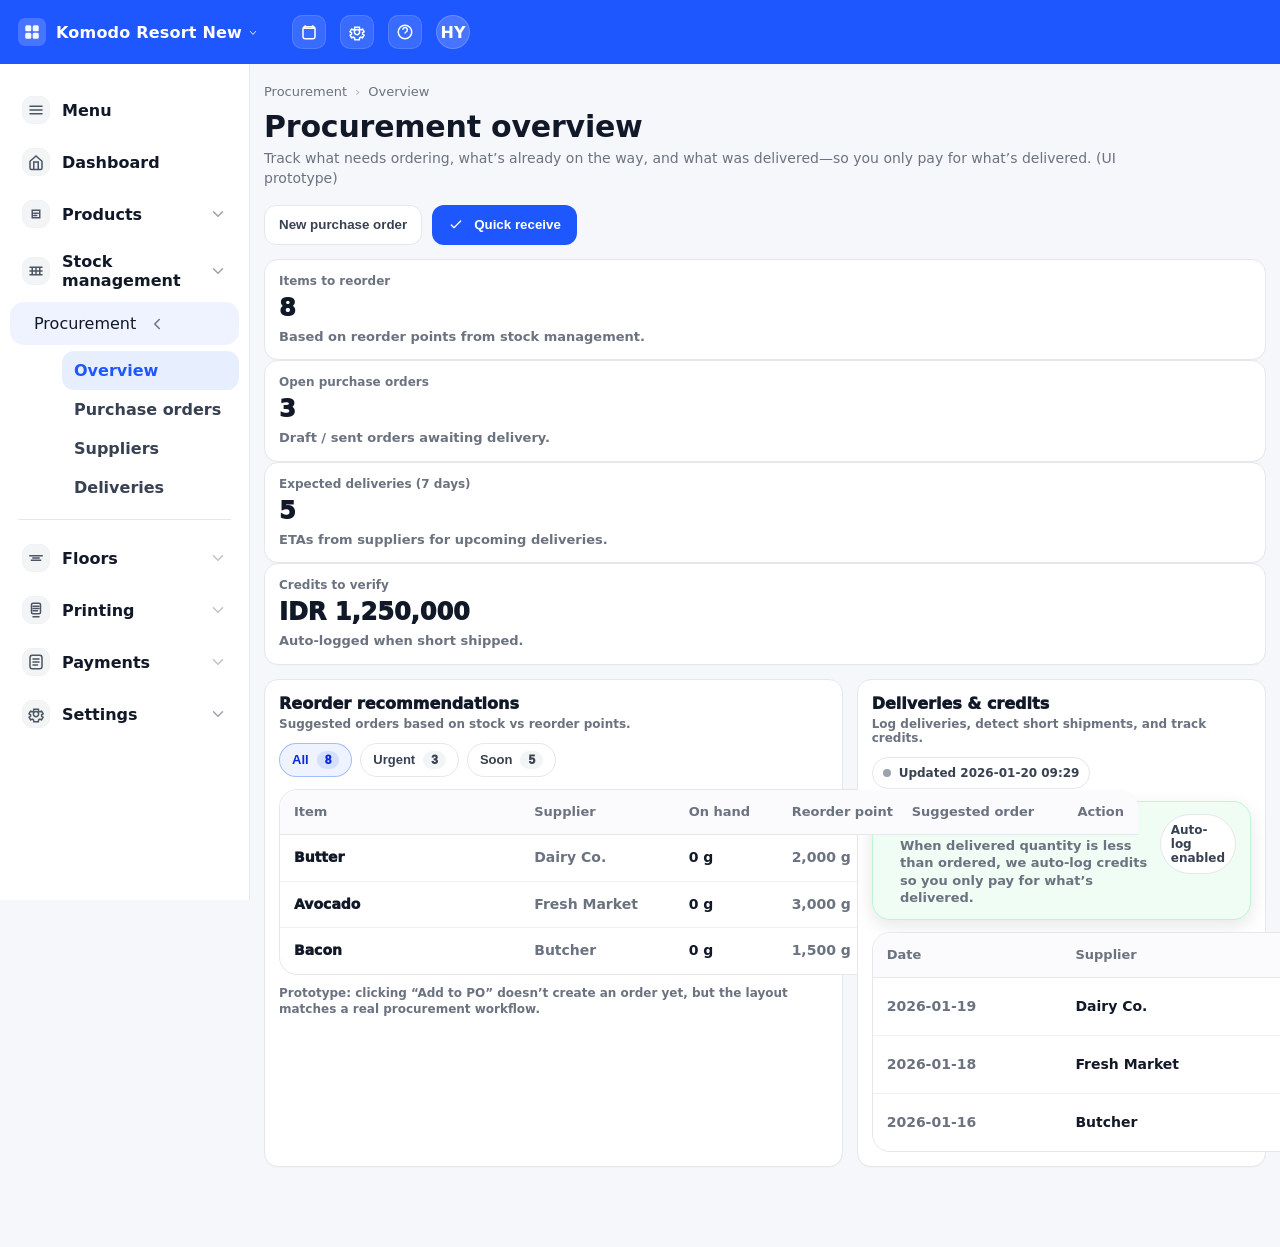
<file: procurement_pr_po_receiving_v1/procurement_overview_v1.html>
<!doctype html>
<html lang="en">
<head>
  <meta charset="utf-8" />
  <meta name="viewport" content="width=device-width,initial-scale=1" />
  <title>Procurement overview - Komodo Resort New</title>
  <style>
:root{
      --blue:#1f57ff;
      --blue-2:#1a49d6;
      --bg:#f6f7fb;
      --card:#ffffff;
      --text:#111827;
      --muted:#6b7280;
      --line:#e5e7eb;

      --shadow: 0 10px 25px rgba(17,24,39,.08);
      --shadow-soft: 0 6px 18px rgba(17,24,39,.10);

      --radius:14px;
      --radius-sm:10px;

      --sidebar-w: 270px;
      --topbar-h: 64px;

      --nav-hover:#f3f4f6;
      --nav-open-bg:#eef3ff;
      --nav-active-bg:#e7efff;

      --font: ui-sans-serif, system-ui, -apple-system, Segoe UI, Roboto, Helvetica, Arial, "Apple Color Emoji","Segoe UI Emoji";
    }

    *{box-sizing:border-box}
    html,body{height:100%}
    body{
      margin:0;
      font-family:var(--font);
      color:var(--text);
      background:var(--bg);
      overflow-x:hidden;
    }

    /* Top bar */
    .topbar{
      position:sticky;
      top:0;
      z-index:80;
      height:var(--topbar-h);
      background:var(--blue);
      color:#fff;
      display:flex;
      align-items:center;
      padding:0 18px;
      gap:14px;
      box-shadow: 0 2px 0 rgba(255,255,255,.05);
    }
    .brand{
      display:flex;
      align-items:center;
      gap:10px;
      min-width:260px;
    }
    .brand .app-icon{
      width:28px;height:28px;border-radius:7px;
      background:rgba(255,255,255,.18);
      display:grid;place-items:center;
    }
    .brand .title{
      font-weight:650;
      letter-spacing:.2px;
      display:flex;
      align-items:center;
      gap:6px;
      white-space:nowrap;
    }
    .brand .caret{
      width:10px;height:10px;opacity:.85;
      transform:translateY(1px);
    }

    .global-search{
      flex:1;
      display:flex;
      justify-content:center;
    }
    .global-search .searchbox{
      width:min(860px, 100%);
      background:#fff;
      color:var(--text);
      border-radius:999px;
      height:40px;
      display:flex;
      align-items:center;
      padding:0 14px 0 16px;
      gap:10px;
      box-shadow: 0 6px 16px rgba(0,0,0,.12);
    }
    .global-search input{
      border:0;outline:0;
      width:100%;
      font-size:14px;
    }
    .global-search .magnify{
      width:18px;height:18px;opacity:.55;
    }

    .top-actions{
      display:flex;
      align-items:center;
      gap:14px;
    }
    .icon-btn{
      width:34px;height:34px;
      border-radius:10px;
      display:grid;place-items:center;
      background:rgba(255,255,255,.12);
      border:1px solid rgba(255,255,255,.12);
      cursor:pointer;
    }
    .icon-btn:hover{background:rgba(255,255,255,.18)}
    .icon-btn svg{width:18px;height:18px;fill:none;stroke:#fff;stroke-width:2}
    .avatar{
      width:34px;height:34px;border-radius:999px;
      background:rgba(255,255,255,.18);
      display:grid;place-items:center;
      font-weight:700;
      border:1px solid rgba(255,255,255,.18);
    }

    /* Fixed sidebar (full menu) */
    .sidebar{
      position:fixed;
      top:var(--topbar-h);
      left:0;
      bottom:0;
      width:var(--sidebar-w);
      background:#fff;
      border-right:1px solid var(--line);
      overflow:auto;
      padding:14px 10px 18px;
      z-index:70;
    }

    .menu-group{margin-top:6px}
    .menu-item{
      display:flex;
      align-items:center;
      gap:12px;
      padding:12px 12px;
      border-radius:14px;
      color:#111827;
      cursor:pointer;
      user-select:none;
    }
    .menu-item:hover{background:var(--nav-hover)}
    .menu-item .ico{
      width:28px;height:28px;border-radius:10px;
      display:grid;place-items:center;
      background:#f3f4f6;
      border:1px solid #eef2f7;
      flex:0 0 auto;
    }
    .menu-item .ico svg{width:18px;height:18px;fill:none;stroke:#4b5563;stroke-width:2}
    .menu-item .label{
      flex:1;
      font-weight:650;
    }
    .menu-item .chev{
      width:18px;height:18px;
      fill:none;stroke:#9ca3af;stroke-width:2;
      transition:transform .15s ease;
    }

    .menu-item.open{ background:var(--nav-open-bg); }
    .menu-item.open .chev{ transform:rotate(180deg); stroke:#6b7280; }

    .submenu{
      margin:6px 0 10px 52px;
      display:none;
    }
    .submenu.open{display:block;}
    .submenu a{
      display:block;
      text-decoration:none;
      color:#374151;
      padding:10px 12px;
      border-radius:12px;
      font-weight:600;
    }
    .submenu a:hover{background:var(--nav-hover)}
    .submenu a.active{
      background:var(--nav-active-bg);
      color:var(--blue);
    }

    .sidebar-divider{height:1px;background:var(--line);margin:12px 8px}

    /* Main content area */
    .content{
      margin-left:var(--sidebar-w);
      padding:18px 20px 70px;
      max-width: 1400px;
    }

    .breadcrumb{
      color:var(--muted);
      font-size:13px;
      display:flex;
      align-items:center;
      gap:8px;
      margin:4px 0 10px;
    }
    .crumb-dot{opacity:.5}

    .page-head{
      display:flex;
      align-items:flex-start;
      justify-content:space-between;
      gap:16px;
      margin-bottom:14px;
    }
    .page-title{
      font-size:30px;
      font-weight:750;
      margin:0;
      letter-spacing:-.2px;
    }
    .page-desc{
      margin:4px 0 0;
      color:var(--muted);
      max-width:860px;
      line-height:1.45;
      font-size:14px;
    }

    .primary-btn{
      height:40px;
      padding:0 16px;
      border-radius:12px;
      border:0;
      background:var(--blue);
      color:#fff;
      font-weight:650;
      display:inline-flex;
      align-items:center;
      gap:10px;
      cursor:pointer;
      box-shadow: 0 10px 20px rgba(31,87,255,.22);
      white-space:nowrap;
    }
    .primary-btn:hover{background:var(--blue-2)}
    .primary-btn svg{width:16px;height:16px;fill:none;stroke:#fff;stroke-width:2}

    .card{
      background:var(--card);
      border:1px solid var(--line);
      border-radius:var(--radius);
      box-shadow: 0 1px 0 rgba(17,24,39,.02);
    }

    .filters{
      display:flex;
      align-items:center;
      justify-content:space-between;
      gap:12px;
      margin:16px 0 12px;
    }
    .search-inline{
      width:320px;
      max-width:100%;
      display:flex;
      align-items:center;
      gap:10px;
      background:#fff;
      border:1px solid var(--line);
      border-radius:12px;
      padding:10px 12px;
    }
    .search-inline input{
      border:0;outline:0;width:100%;
      font-size:14px;
    }
    .search-inline svg{
      width:18px;height:18px;
      stroke:#9ca3af;stroke-width:2;fill:none;
    }

    /* Table */
    .table-wrap{
      overflow:auto;
      border-radius:var(--radius);
    }
    table{
      width:100%;
      border-collapse:separate;
      border-spacing:0;
      min-width: 980px;
      background:#fff;
    }
    thead th{
      text-align:left;
      font-size:12px;
      color:#6b7280;
      font-weight:700;
      padding:14px 16px;
      border-bottom:1px solid var(--line);
      background:#fbfbfd;
      position:sticky;
      top:0;
      z-index:1;
      white-space:nowrap;
    }
    tbody td{
      padding:14px 16px;
      border-bottom:1px solid var(--line);
      font-size:14px;
      color:#111827;
      white-space:nowrap;
    }
    tbody tr:hover{background:#fafafa}
    .name{font-weight:650;}
    .muted{color:var(--muted)}

    .actions{
      display:flex;
      align-items:center;
      gap:10px;
    }
    .mini-ico{
      width:34px;height:34px;
      border-radius:10px;
      border:1px solid var(--line);
      background:#fff;
      display:grid;place-items:center;
      cursor:pointer;
    }
    .mini-ico:hover{background:#f3f4f6}
    .mini-ico svg{
      width:16px;height:16px;
      fill:none;stroke:#374151;stroke-width:2;
    }

    /* Clickable row hint (only 1 row will use this) */
    .clickable-row td{ cursor:pointer; }
    .clickable-row .name{ color:#0f2ea6; }
    .clickable-row:hover{ background:#f6f8ff; }

    /* Help widget */
    .help-widget{
      position:fixed;
      right:22px;
      bottom:20px;
      z-index:90;
      display:flex;
      flex-direction:column;
      align-items:flex-end;
      gap:10px;
    }
    .help-menu{
      width:240px;
      background:#fff;
      border:1px solid var(--line);
      border-radius:16px;
      box-shadow:var(--shadow-soft);
      overflow:hidden;
      display:none;
      position:relative;
    }
    .help-menu.open{display:block}
    .help-menu .close-x{
      position:absolute;
      top:8px;
      right:8px;
      width:28px;height:28px;
      border-radius:10px;
      border:1px solid var(--line);
      background:#fff;
      cursor:pointer;
      display:grid;place-items:center;
    }
    .help-menu .close-x:hover{background:#f3f4f6}
    .help-menu .close-x svg{width:14px;height:14px;stroke:#6b7280;stroke-width:2;fill:none}

    .help-item{
      display:flex;
      align-items:center;
      gap:10px;
      padding:12px 14px;
      cursor:pointer;
      font-weight:650;
      color:#1f2937;
      border-bottom:1px solid var(--line);
    }
    .help-item:last-child{border-bottom:0}
    .help-item:hover{background:#f8fafc}
    .help-item svg{width:18px;height:18px;fill:none;stroke:var(--blue);stroke-width:2}

    .help-btn{
      display:flex;
      align-items:center;
      gap:10px;
      padding:10px 14px;
      border-radius:999px;
      border:0;
      background:var(--blue);
      color:#fff;
      font-weight:750;
      cursor:pointer;
      box-shadow: 0 12px 24px rgba(31,87,255,.28);
    }
    .help-btn:hover{background:var(--blue-2)}
    .help-btn svg{width:18px;height:18px;fill:none;stroke:#fff;stroke-width:2}

    .global-search{display:none}
      .content{padding:16px 14px 80px}
      .page-head{flex-direction:column;align-items:flex-start}
      .filters{flex-direction:column;align-items:flex-start}
      .search-inline{width:100%}
      table{min-width:860px}
      :root{ --sidebar-w: 250px; }
      .drawer{ width: 92vw; }
    }
  
    /* Views */
    .view{ display:none; }
    .view.active{ display:block; }

    .detail-head{
      display:flex;
      align-items:flex-start;
      justify-content:space-between;
      gap:16px;
      margin:8px 0 14px;
    }
    .back-btn{
      height:36px;
      padding:0 12px;
      border-radius:12px;
      border:1px solid var(--line);
      background:#fff;
      cursor:pointer;
      font-weight:800;
      color:#374151;
      display:inline-flex;
      align-items:center;
      gap:10px;
    }
    .back-btn:hover{background:#f3f4f6}
    .back-btn svg{width:16px;height:16px;fill:none;stroke:#374151;stroke-width:2}

    .page-actions{
      display:flex;
      gap:10px;
      align-items:center;
    }
    .secondary-pill{
      height:40px;
      padding:0 14px;
      border-radius:999px;
      border:1px solid var(--line);
      background:#fff;
      font-weight:900;
      color:#374151;
      display:inline-flex;
      align-items:center;
      gap:10px;
      cursor:default;
    }
    .secondary-pill svg{width:18px;height:18px;fill:none;stroke:#6b7280;stroke-width:2}

    /* Detail cards */
    .detail-grid{
      display:grid;
      grid-template-columns: 1fr 1fr;
      gap:12px;
      margin-top:14px;
    }
    .detail-card{
      border:1px solid var(--line);
      border-radius:var(--radius);
      background:#fff;
      padding:14px 14px;
    }
    .detail-card .k{
      font-size:12px;
      color:#6b7280;
      font-weight:900;
      margin-bottom:10px;
    }
    .detail-card .v{
      font-size:16px;
      font-weight:900;
      display:flex;
      align-items:center;
      justify-content:space-between;
      gap:12px;
    }
    .detail-card .sub{
      margin-top:8px;
      font-size:12px;
      color:var(--muted);
      font-weight:750;
      line-height:1.35;
    }
    .detail-card.wide{ grid-column: 1 / -1; }

    .detail-card.wide{ grid-column: auto; }
    }

  
    /* Modal */
    .modal-overlay{
      position:fixed;
      inset:0;
      background:rgba(17,24,39,.35);
      z-index:120;
      display:none;
      align-items:center;
      justify-content:center;
      padding:20px;
    }
    .modal-overlay.open{ display:flex; }

    .modal{
      width: 520px;
      max-width: 100%;
      background:#fff;
      border:1px solid var(--line);
      border-radius:18px;
      box-shadow: var(--shadow);
      overflow:hidden;
    }
    .modal-head{
      padding:16px 16px 12px;
      border-bottom:1px solid var(--line);
      display:flex;
      align-items:flex-start;
      justify-content:space-between;
      gap:12px;
    }
    .modal-title{
      margin:0;
      font-size:18px;
      font-weight:900;
      letter-spacing:-.2px;
    }
    .modal-sub{
      margin:6px 0 0;
      color:var(--muted);
      font-size:13px;
      font-weight:700;
      line-height:1.35;
    }
    .modal-body{
      padding:14px 16px 16px;
    }
    .form-grid{
      display:grid;
      grid-template-columns: 1fr 1fr;
      gap:12px;
    }
    .form-field{
      border:1px solid var(--line);
      border-radius:14px;
      padding:12px 12px;
      background:#fff;
    }
    .form-field .k{
      font-size:12px;
      color:#6b7280;
      font-weight:900;
      margin-bottom:8px;
    }
    .form-field .v{
      display:flex;
      align-items:center;
      gap:10px;
      justify-content:space-between;
    }
    .form-field input, .form-field select{
      width:100%;
      border:1px solid var(--line);
      border-radius:12px;
      padding:10px 10px;
      font-weight:800;
      outline:none;
      font-size:14px;
      background:#fff;
    }
    .form-field input:focus, .form-field select:focus{
      border-color: rgba(31,87,255,.5);
      box-shadow: 0 0 0 4px rgba(31,87,255,.10);
    }
    .form-field.wide{ grid-column: 1 / -1; }
    .hint{
      font-size:12px;
      color:var(--muted);
      font-weight:700;
      margin-top:8px;
      line-height:1.35;
    }
    .modal-foot{
      padding:12px 16px 16px;
      border-top:1px solid var(--line);
      display:flex;
      justify-content:flex-end;
      gap:10px;
    }
    .btn-secondary{
      height:40px;
      padding:0 14px;
      border-radius:12px;
      border:1px solid var(--line);
      background:#fff;
      cursor:pointer;
      font-weight:900;
      color:#374151;
    }
    .btn-secondary:hover{background:#f3f4f6}

    /* Toast */
    .toast{
      position:fixed;
      left:50%;
      bottom:24px;
      transform:translateX(-50%) translateY(20px);
      background:#111827;
      color:#fff;
      padding:10px 14px;
      border-radius:999px;
      font-weight:800;
      font-size:13px;
      box-shadow: 0 14px 30px rgba(0,0,0,.25);
      opacity:0;
      pointer-events:none;
      transition:opacity .18s ease, transform .18s ease;
      z-index:140;
      max-width: 90vw;
      white-space:nowrap;
      overflow:hidden;
      text-overflow:ellipsis;
    }
    .toast.show{
      opacity:1;
      transform:translateX(-50%) translateY(0);
    }

    .form-field.wide{ grid-column:auto; }
    }

    /* Stock count */
    .toolbar{
      display:flex;
      align-items:center;
      justify-content:space-between;
      gap:14px;
      flex-wrap:wrap;
      margin-top:14px;
    }
    .control-row{
      display:flex;
      align-items:center;
      gap:10px;
      flex-wrap:wrap;
    }
    .select, .input{
      height:40px;
      border:1px solid var(--line);
      border-radius:12px;
      padding:0 12px;
      background:#fff;
      font-weight:800;
      color:#111827;
      outline:none;
      min-width: 220px;
    }
    .select:focus, .input:focus{
      border-color: rgba(31,87,255,.5);
      box-shadow: 0 0 0 4px rgba(31,87,255,.10);
    }
    .input.small{ min-width: 140px; width:140px; }
    .select.small{ min-width: 180px; }
    .pill{
      display:inline-flex;
      align-items:center;
      gap:8px;
      padding:8px 10px;
      border-radius:999px;
      border:1px solid var(--line);
      background:#fff;
      font-size:12px;
      font-weight:900;
      color:#374151;
    }
    .pill .dot{
      width:8px;height:8px;border-radius:999px;background:#9ca3af;
    }
    .banner{
      border:1px solid var(--line);
      background:#fff;
      border-radius:18px;
      padding:12px 14px;
      display:flex;
      align-items:flex-start;
      justify-content:space-between;
      gap:12px;
      margin-top:14px;
      box-shadow: var(--shadow-soft);
    }
    .banner .b-title{ font-weight:950; }
    .banner .b-sub{ color:var(--muted); font-weight:750; font-size:13px; margin-top:4px; line-height:1.35; }
    .banner.warn{
      border-color:#fde68a;
      background:#fffbeb;
    }
    .banner.warn .dot{ background:#f59e0b; box-shadow:0 0 0 3px rgba(245,158,11,.18); }
    .banner.ok{
      border-color:#bbf7d0;
      background:#f0fdf4;
    }
    .banner.ok .dot{ background:#10b981; box-shadow:0 0 0 3px rgba(16,185,129,.16); }

    .count-table{
      width:100%;
      border-collapse:separate;
      border-spacing:0;
      background:#fff;
      border:1px solid var(--line);
      border-radius:18px;
      overflow:hidden;
      margin-top:14px;
    }
    .count-table thead th{
      text-align:left;
      font-size:13px;
      color:#6b7280;
      font-weight:900;
      padding:14px 14px;
      border-bottom:1px solid var(--line);
      background:#fbfbfd;
      white-space:nowrap;
    }
    .count-table tbody td{
      padding:14px 14px;
      border-bottom:1px solid #eef2f7;
      font-weight:800;
      vertical-align:middle;
      white-space:nowrap;
    }
    .count-table tbody tr:last-child td{ border-bottom:none; }
    .mono{ font-variant-numeric: tabular-nums; }
    .cell-muted{ color:var(--muted); font-weight:750; }
    .td-input{
      display:flex;
      align-items:center;
      gap:8px;
    }
    .td-input input{
      height:36px;
      border:1px solid var(--line);
      border-radius:12px;
      padding:0 10px;
      width:110px;
      outline:none;
      font-weight:900;
      background:#fff;
    }
    .td-input input:focus{
      border-color: rgba(31,87,255,.5);
      box-shadow: 0 0 0 4px rgba(31,87,255,.10);
    }
    .badge{
      display:inline-flex;
      align-items:center;
      gap:8px;
      padding:6px 10px;
      border-radius:999px;
      font-size:12px;
      font-weight:950;
      border:1px solid var(--line);
      background:#fff;
      color:#374151;
    }
    .badge .dot{
      width:8px;height:8px;border-radius:999px;background:#9ca3af;
    }
    .badge.ok{
      border-color:#bbf7d0;
      background:#f0fdf4;
      color:#0f766e;
    }
    .badge.ok .dot{ background:#10b981; box-shadow:0 0 0 3px rgba(16,185,129,.16); }
    .badge.review{
      border-color:#fde68a;
      background:#fffbeb;
      color:#92400e;
    }
    .badge.review .dot{ background:#f59e0b; box-shadow:0 0 0 3px rgba(245,158,11,.18); }
    .badge.pending{
      border-color:#e5e7eb;
      background:#fff;
      color:#374151;
    }
    .badge.pending .dot{ background:#9ca3af; }

    /* Stepper */
    .stepper{
      display:flex;
      align-items:center;
      gap:10px;
      padding:12px 14px;
      border:1px solid var(--line);
      background:#fff;
      border-radius:18px;
      box-shadow: var(--shadow-soft);
      margin-top:14px;
      flex-wrap:wrap;
    }
    .step{
      display:flex;
      align-items:center;
      gap:10px;
      padding:8px 10px;
      border-radius:999px;
      border:1px solid var(--line);
      background:#fff;
      font-weight:900;
      font-size:13px;
      color:#374151;
    }
    .step .num{
      width:22px;height:22px;border-radius:999px;
      display:grid;place-items:center;
      border:1px solid var(--line);
      background:#fbfbfd;
      font-size:12px;
      font-weight:950;
      color:#6b7280;
    }
    .step.active{
      border-color: rgba(31,87,255,.35);
      background: var(--nav-open-bg);
      color:#0b2bd6;
    }
    .step.active .num{
      background: rgba(31,87,255,.10);
      border-color: rgba(31,87,255,.35);
      color:#0b2bd6;
    }
    .step.done{
      border-color:#bbf7d0;
      background:#f0fdf4;
      color:#0f766e;
    }
    .step.done .num{
      background:#ecfdf5;
      border-color:#bbf7d0;
      color:#0f766e;
    }
    .step-sep{
      width:26px;height:2px;
      background:#e5e7eb;
      border-radius:999px;
    }

    /* Tabs / chips */
    .chips{
      display:flex;
      gap:8px;
      align-items:center;
      flex-wrap:wrap;
    }
    .chip{
      height:34px;
      padding:0 12px;
      border-radius:999px;
      border:1px solid var(--line);
      background:#fff;
      cursor:pointer;
      font-weight:900;
      color:#374151;
      display:inline-flex;
      align-items:center;
      gap:8px;
      font-size:13px;
    }
    .chip:hover{ background:#f3f4f6; }
    .chip.active{
      border-color: rgba(31,87,255,.35);
      background: var(--nav-open-bg);
      color:#0b2bd6;
    }
    .chip .count{
      padding:2px 8px;
      border-radius:999px;
      background:#f3f4f6;
      font-size:12px;
      font-weight:950;
      color:#374151;
    }
    .chip.active .count{
      background: rgba(31,87,255,.12);
      color:#0b2bd6;
    }

    /* Modal (reuse) */
    .modal-overlay{
      position:fixed;
      inset:0;
      background:rgba(17,24,39,.35);
      z-index:120;
      display:none;
      align-items:center;
      justify-content:center;
      padding:20px;
    }
    .modal-overlay.open{ display:flex; }
    .modal{
      width: 560px;
      max-width: 100%;
      background:#fff;
      border:1px solid var(--line);
      border-radius:18px;
      box-shadow: var(--shadow);
      overflow:hidden;
    }
    .modal-head{
      padding:16px 16px 12px;
      border-bottom:1px solid var(--line);
      display:flex;
      align-items:flex-start;
      justify-content:space-between;
      gap:12px;
    }
    .modal-title{
      margin:0;
      font-size:18px;
      font-weight:900;
      letter-spacing:-.2px;
    }
    .modal-sub{
      margin:6px 0 0;
      color:var(--muted);
      font-size:13px;
      font-weight:700;
      line-height:1.35;
    }
    .modal-body{ padding:14px 16px 16px; }
    .form-grid{
      display:grid;
      grid-template-columns: 1fr 1fr;
      gap:12px;
    }
    .form-field{
      border:1px solid var(--line);
      border-radius:14px;
      padding:12px 12px;
      background:#fff;
    }
    .form-field .k{
      font-size:12px;
      color:#6b7280;
      font-weight:900;
      margin-bottom:8px;
    }
    .form-field .v{
      display:flex;
      align-items:center;
      gap:10px;
      justify-content:space-between;
    }
    .form-field input, .form-field select{
      width:100%;
      border:1px solid var(--line);
      border-radius:12px;
      padding:10px 10px;
      font-weight:800;
      outline:none;
      font-size:14px;
      background:#fff;
    }
    .form-field input:focus, .form-field select:focus{
      border-color: rgba(31,87,255,.5);
      box-shadow: 0 0 0 4px rgba(31,87,255,.10);
    }
    .form-field.wide{ grid-column: 1 / -1; }
    .modal-foot{
      padding:12px 16px 16px;
      border-top:1px solid var(--line);
      display:flex;
      justify-content:flex-end;
      gap:10px;
      flex-wrap:wrap;
    }
    .btn-secondary{
      height:40px;
      padding:0 14px;
      border-radius:12px;
      border:1px solid var(--line);
      background:#fff;
      cursor:pointer;
      font-weight:900;
      color:#374151;
    }
    .btn-secondary:hover{background:#f3f4f6}
    .toast{
      position:fixed;
      left:50%;
      bottom:24px;
      transform:translateX(-50%) translateY(20px);
      background:#111827;
      color:#fff;
      padding:10px 14px;
      border-radius:999px;
      font-weight:800;
      font-size:13px;
      box-shadow: 0 14px 30px rgba(0,0,0,.25);
      opacity:0;
      pointer-events:none;
      transition:opacity .18s ease, transform .18s ease;
      z-index:140;
      max-width: 90vw;
      white-space:nowrap;
      overflow:hidden;
      text-overflow:ellipsis;
    }
    .toast.show{
      opacity:1;
      transform:translateX(-50%) translateY(0);
    }

    /* Count table tweaks */
    .count-table tbody td{ white-space:normal; }
    .line-actions{
      display:flex;
      align-items:center;
      justify-content:flex-end;
      gap:10px;
      flex-wrap:wrap;
    }
    .link-btn{
      border:none;
      background:transparent;
      color:#0b2bd6;
      font-weight:950;
      cursor:pointer;
      padding:0;
      font-size:13px;
    }
    .link-btn:hover{ text-decoration:underline; }
    .mini-muted{ color:var(--muted); font-weight:750; font-size:12px; margin-top:4px; }
    .batch-box{
      border:1px solid var(--line);
      border-radius:14px;
      padding:10px 10px;
      background:#fbfbfd;
      margin-top:10px;
    }
    .batch-row{
      display:flex;
      gap:10px;
      align-items:center;
      flex-wrap:wrap;
      padding:8px 0;
      border-bottom:1px dashed #e5e7eb;
    }
    .batch-row:last-child{ border-bottom:none; }
    .batch-row input{
      height:36px;
      border:1px solid var(--line);
      border-radius:12px;
      padding:0 10px;
      outline:none;
      font-weight:900;
      background:#fff;
    }
    .batch-row input:focus{
      border-color: rgba(31,87,255,.5);
      box-shadow: 0 0 0 4px rgba(31,87,255,.10);
    }
    .batch-row .qty{ width:120px; }
    .batch-row .date{ width:170px; }
    .tag{
      display:inline-flex;
      align-items:center;
      gap:8px;
      padding:6px 10px;
      border-radius:999px;
      font-size:12px;
      font-weight:950;
      border:1px solid var(--line);
      background:#fff;
      color:#374151;
      white-space:nowrap;
    }
    .tag .dot{ width:8px;height:8px;border-radius:999px;background:#9ca3af; }
    .tag.counted{
      border-color:#bbf7d0;
      background:#f0fdf4;
      color:#0f766e;
    }
    .tag.counted .dot{ background:#10b981; box-shadow:0 0 0 3px rgba(16,185,129,.16); }
    .tag.not{
      border-color:#e5e7eb;
      background:#fff;
      color:#374151;
    }
    .tag.review{
      border-color:#fde68a;
      background:#fffbeb;
      color:#92400e;
    }
    .tag.review .dot{ background:#f59e0b; box-shadow:0 0 0 3px rgba(245,158,11,.18); }
    .right-actions{
      display:flex;
      gap:10px;
      align-items:center;
      justify-content:flex-end;
      flex-wrap:wrap;
    }
    .impact{
      font-weight:950;
      color:#111827;
      font-size:13px;
      background:#fff;
      border:1px solid var(--line);
      border-radius:999px;
      padding:8px 10px;
    }
    .hidden{ display:none !important; }

    .form-field.wide{ grid-column:auto; }
    }
    /* Procurement overview layout helpers */
    .kpi-grid{ display:grid; grid-template-columns: repeat(12, 1fr); gap:14px; margin-top:14px; }
    .kpi{ padding:14px; }
    .kpi .k{ color:var(--muted); font-weight:900; font-size:12px; }
    .kpi .v{ font-weight:950; font-size:24px; margin-top:6px; }
    .kpi .s{ color:var(--muted); font-weight:750; font-size:13px; margin-top:6px; line-height:1.35; }
    }
    }


    /* Procurement overview layout helpers */
    .kpi-grid{ display:grid; grid-template-columns: repeat(12, 1fr); gap:14px; margin-top:14px; }
    .kpi{ padding:14px; }
    .kpi .k{ color:var(--muted); font-weight:900; font-size:12px; }
    .kpi .v{ font-weight:950; font-size:24px; margin-top:6px; }
    .kpi .s{ color:var(--muted); font-weight:750; font-size:13px; margin-top:6px; line-height:1.35; }
    }
    }
    .proc-delivery-table th, .proc-delivery-table td{
      white-space:nowrap;
      overflow:hidden;
      text-overflow:ellipsis;
    }
    /* If a table still exceeds card width, allow horizontal scroll inside the card */
    /* keeps columns readable without breaking layout */
    

    /* Procurement: keep tables fully visible, no overlap, no horizontal overflow */
    .content .card{ min-width:0; } /* critical for CSS grid (prevents overlap) */

    .proc-reorder-table,
    .proc-delivery-table{
      width:100%;
      table-layout: fixed; /* enforce column widths within the card */
    }

    .proc-reorder-table th, .proc-reorder-table td,
    .proc-delivery-table th, .proc-delivery-table td{
      white-space: normal;           /* allow wrapping */
      overflow-wrap: anywhere;       /* wrap long strings */
      word-break: break-word;
      line-height: 1.25;
      vertical-align: middle;
    }

    /* Reorder table column widths */
    .proc-reorder-table th:nth-child(1), .proc-reorder-table td:nth-child(1){ width:28%; }
    .proc-reorder-table th:nth-child(2), .proc-reorder-table td:nth-child(2){ width:18%; }
    .proc-reorder-table th:nth-child(3), .proc-reorder-table td:nth-child(3){ width:12%; }
    .proc-reorder-table th:nth-child(4), .proc-reorder-table td:nth-child(4){ width:14%; }
    .proc-reorder-table th:nth-child(5), .proc-reorder-table td:nth-child(5){ width:16%; }
    .proc-reorder-table th:nth-child(6), .proc-reorder-table td:nth-child(6){ width:12%; text-align:right; }

    /* Deliveries table column widths */
    .proc-delivery-table th:nth-child(1), .proc-delivery-table td:nth-child(1){ width:22%; }
    .proc-delivery-table th:nth-child(2), .proc-delivery-table td:nth-child(2){ width:34%; }
    .proc-delivery-table th:nth-child(3), .proc-delivery-table td:nth-child(3){ width:24%; }
    .proc-delivery-table th:nth-child(4), .proc-delivery-table td:nth-child(4){ width:20%; text-align:right; }

    /* Keep badges from forcing overflow */
    .proc-delivery-table .tag{ max-width: 100%; }
    .proc-delivery-table .tag span{ display:inline-block; max-width:100%; }





  </style>
</head>
<body>
<!-- Topbar -->
  <header class="topbar">
    <div class="brand">
      <div class="app-icon" title="App">
        <svg width="18" height="18" viewBox="0 0 24 24" aria-hidden="true">
          <rect x="3" y="3" width="8" height="8" rx="2" fill="white" opacity=".95"></rect>
          <rect x="13" y="3" width="8" height="8" rx="2" fill="white" opacity=".95"></rect>
          <rect x="3" y="13" width="8" height="8" rx="2" fill="white" opacity=".95"></rect>
          <rect x="13" y="13" width="8" height="8" rx="2" fill="white" opacity=".95"></rect>
        </svg>
      </div>
      <div class="title">
        Komodo Resort New
        <svg class="caret" viewBox="0 0 20 20" aria-hidden="true">
          <path d="M5 7l5 6 5-6" fill="none" stroke="white" stroke-width="2" stroke-linecap="round" stroke-linejoin="round"></path>
        </svg>
      </div>
    </div>

    <div class="global-search">
      <div class="searchbox">
        <svg class="magnify" viewBox="0 0 24 24" aria-hidden="true">
          <circle cx="11" cy="11" r="7" fill="none" stroke="#111827" stroke-width="2"></circle>
          <path d="M20 20l-3.5-3.5" fill="none" stroke="#111827" stroke-width="2" stroke-linecap="round"></path>
        </svg>
        <input type="text" placeholder="Search" />
      </div>
    </div>

    <div class="top-actions">
      <div class="icon-btn" title="Calendar">
        <svg viewBox="0 0 24 24" aria-hidden="true">
          <path d="M7 3v3M17 3v3" />
          <path d="M4 7h16" />
          <rect x="4" y="5" width="16" height="16" rx="3" />
        </svg>
      </div>
      <div class="icon-btn" title="Settings">
        <svg viewBox="0 0 24 24" aria-hidden="true">
          <path d="M12 15.5a3.5 3.5 0 1 0 0-7 3.5 3.5 0 0 0 0 7Z"></path>
          <path d="M19.4 15a7.8 7.8 0 0 0 .1-2l2-1.3-2-3.4-2.3.8a7.6 7.6 0 0 0-1.7-1l-.3-2.4H9l-.3 2.4a7.6 7.6 0 0 0-1.7 1l-2.3-.8-2 3.4 2 1.3a7.8 7.8 0 0 0 .1 2l-2 1.3 2 3.4 2.3-.8a7.6 7.6 0 0 0 1.7 1l.3 2.4h6l.3-2.4a7.6 7.6 0 0 0 1.7-1l2.3.8 2-3.4-2-1.3Z"></path>
        </svg>
      </div>
      <div class="icon-btn" title="Help">
        <svg viewBox="0 0 24 24" aria-hidden="true">
          <path d="M12 18h.01"></path>
          <path d="M9.1 9a3 3 0 1 1 5.8 1c0 2-3 2-3 4"></path>
          <circle cx="12" cy="12" r="9"></circle>
        </svg>
      </div>
      <div class="avatar" title="User">HY</div>
    </div>
  </header>

<!-- Fixed Sidebar -->
  <aside class="sidebar">
    <div class="menu-group">
      <div class="menu-item" data-link="#">
        <div class="ico">
          <svg viewBox="0 0 24 24" aria-hidden="true">
            <path d="M4 7h16M4 12h16M4 17h16" stroke-linecap="round"></path>
          </svg>
        </div>
        <div class="label">Menu</div>
      </div>

      <div class="menu-item" data-link="#">
        <div class="ico">
          <svg viewBox="0 0 24 24" aria-hidden="true">
            <path d="M4 11l8-7 8 7v9a2 2 0 0 1-2 2H6a2 2 0 0 1-2-2z"></path>
            <path d="M9 22V12h6v10"></path>
          </svg>
        </div>
        <div class="label">Dashboard</div>
      </div>

      <!-- Products (expandable) -->
      <div class="menu-item" data-toggle="products">
        <div class="ico">
          <svg viewBox="0 0 24 24" aria-hidden="true">
            <path d="M7 7h10v10H7z"></path>
            <path d="M9 11h6M9 14h4" stroke-linecap="round"></path>
          </svg>
        </div>
        <div class="label">Products</div>
        <svg class="chev" viewBox="0 0 24 24" aria-hidden="true">
          <path d="M6 9l6 6 6-6" stroke-linecap="round" stroke-linejoin="round"></path>
        </svg>
      </div>
      <div class="submenu" data-submenu="products">
        <a href="#" onclick="return false;">Products</a>
        <a href="#" onclick="return false;">Categories</a>
        <a href="#" onclick="return false;">Combinations</a>
        <a href="ingredients_v14_with_procurement.html">Ingredients</a>
        <a href="#" onclick="return false;">Unit Types</a>
      </div>

      <!-- Stock Management (expandable) -->
      <div class="menu-item" data-toggle="stock">
        <div class="ico">
          <svg viewBox="0 0 24 24" aria-hidden="true">
            <path d="M4 7h16M4 12h16M4 17h16" stroke-linecap="round"></path>
            <path d="M7 7v10M12 7v10M17 7v10"></path>
          </svg>
        </div>
        <div class="label">Stock management</div>
        <svg class="chev" viewBox="0 0 24 24" aria-hidden="true">
          <path d="M6 9l6 6 6-6" stroke-linecap="round" stroke-linejoin="round"></path>
        </svg>
      </div>
      <div class="submenu" data-submenu="stock">
        <a class="submenu-link" href="ingredients_v14_with_procurement.html"><span>Ingredients</span></a>
        <a class="submenu-link" href="stock_count_v4_with_procurement.html"><span>Stock count</span></a>
        <a class="submenu-link" href="#" onclick="return false;"><span>Recipes</span></a>
        <a class="submenu-link" href="#" onclick="return false;"><span>Purchase Orders</span></a>
        <a class="submenu-link" href="#" onclick="return false;"><span>Receiving</span></a>
        <a class="submenu-link" href="#" onclick="return false;"><span>Vendor Credits</span></a>
      </div>
      <div class="menu-item open" data-toggle="procurement">
        <div class="menu-icon">
          <svg viewBox="0 0 24 24" aria-hidden="true">
            <path d="M6 7h15l-2 10H8L6 7z" stroke-linejoin="round"></path>
            <path d="M6 7l-2-3H2" stroke-linecap="round"></path>
            <path d="M9 20a1 1 0 100-2 1 1 0 000 2zM18 20a1 1 0 100-2 1 1 0 000 2z"></path>
          </svg>
        </div>
        <span class="menu-label">Procurement</span>
        <div class="chev">
          <svg viewBox="0 0 24 24" aria-hidden="true"><path d="M9 18l6-6-6-6" stroke-linecap="round" stroke-linejoin="round"></path></svg>
        </div>
      </div>
      <div class="submenu open" data-submenu="procurement">
        <a class="submenu-link active" href="procurement_overview_v2.html"><span>Overview</span></a>
        <a class="submenu-link" href="#"><span>Purchase orders</span></a>
        <a class="submenu-link" href="#"><span>Suppliers</span></a>
        <a class="submenu-link" href="#"><span>Deliveries</span></a>
      </div>


      <div class="sidebar-divider"></div>

      <div class="menu-item" data-link="#">
        <div class="ico">
          <svg viewBox="0 0 24 24" aria-hidden="true">
            <path d="M3 9h18"></path>
            <path d="M7 12h10"></path>
            <path d="M5 15h14"></path>
          </svg>
        </div>
        <div class="label">Floors</div>
        <svg class="chev" viewBox="0 0 24 24" aria-hidden="true" style="opacity:.65">
          <path d="M6 9l6 6 6-6" stroke-linecap="round" stroke-linejoin="round"></path>
        </svg>
      </div>

      <div class="menu-item" data-link="#">
        <div class="ico">
          <svg viewBox="0 0 24 24" aria-hidden="true">
            <rect x="6" y="3" width="12" height="14" rx="2"></rect>
            <path d="M8 7h8M8 10h8M8 13h6" stroke-linecap="round"></path>
            <path d="M8 21h8" stroke-linecap="round"></path>
          </svg>
        </div>
        <div class="label">Printing</div>
        <svg class="chev" viewBox="0 0 24 24" aria-hidden="true" style="opacity:.65">
          <path d="M6 9l6 6 6-6" stroke-linecap="round" stroke-linejoin="round"></path>
        </svg>
      </div>

      <div class="menu-item" data-link="#">
        <div class="ico">
          <svg viewBox="0 0 24 24" aria-hidden="true">
            <rect x="4" y="3" width="16" height="18" rx="3"></rect>
            <path d="M8 8h8M8 12h8M8 16h6" stroke-linecap="round"></path>
          </svg>
        </div>
        <div class="label">Payments</div>
        <svg class="chev" viewBox="0 0 24 24" aria-hidden="true" style="opacity:.65">
          <path d="M6 9l6 6 6-6" stroke-linecap="round" stroke-linejoin="round"></path>
        </svg>
      </div>

      <div class="menu-item" data-toggle="settings">
        <div class="ico">
          <svg viewBox="0 0 24 24" aria-hidden="true">
            <path d="M12 15.5a3.5 3.5 0 1 0 0-7 3.5 3.5 0 0 0 0 7Z"></path>
            <path d="M19.4 15a7.8 7.8 0 0 0 .1-2l2-1.3-2-3.4-2.3.8a7.6 7.6 0 0 0-1.7-1l-.3-2.4H9l-.3 2.4a7.6 7.6 0 0 0-1.7 1l-2.3-.8-2 3.4 2 1.3a7.8 7.8 0 0 0 .1 2l-2 1.3 2 3.4 2.3-.8a7.6 7.6 0 0 0 1.7 1l.3 2.4h6l.3-2.4a7.6 7.6 0 0 0 1.7-1l2.3.8 2-3.4-2-1.3Z"></path>
          </svg>
        </div>
        <div class="label">Settings</div>
        <svg class="chev" viewBox="0 0 24 24" aria-hidden="true">
          <path d="M6 9l6 6 6-6" stroke-linecap="round" stroke-linejoin="round"></path>
        </svg>
      </div>
      <div class="submenu" data-submenu="settings">
        <a href="#" onclick="return false;">General</a>
        <a href="#" onclick="return false;">Users</a>
        <a href="#" onclick="return false;">Integrations</a>
      </div>
    </div>
  </aside>


  <main class="content">
    <div class="breadcrumb">
      <span>Procurement</span>
      <span class="crumb-dot">›</span>
      <span>Overview</span>
    </div>

    <div class="page-head">
      <div>
        <h1 class="page-title">Procurement overview</h1>
        <p class="page-desc">
          Track what needs ordering, what’s already on the way, and what was delivered—so you only pay for what’s delivered. (UI prototype)
        </p>
      </div>

      <div class="right-actions">
        <button class="btn-secondary" id="btnNewPO" style="height:40px;border-radius:12px;">New purchase order</button>
        <button class="primary-btn" id="btnQuickReceive" style="box-shadow:none;">
          <svg viewBox="0 0 24 24" aria-hidden="true">
            <path d="M5 12l4 4L19 6" stroke-linecap="round" stroke-linejoin="round"></path>
          </svg>
          Quick receive
        </button>
      </div>
    </div>

    <div class="kpi-grid">
      <div class="card kpi" style="grid-column: span 3;">
        <div class="k">Items to reorder</div>
        <div class="v">8</div>
        <div class="s">Based on reorder points from stock management.</div>
      </div>
      <div class="card kpi" style="grid-column: span 3;">
        <div class="k">Open purchase orders</div>
        <div class="v">3</div>
        <div class="s">Draft / sent orders awaiting delivery.</div>
      </div>
      <div class="card kpi" style="grid-column: span 3;">
        <div class="k">Expected deliveries (7 days)</div>
        <div class="v">5</div>
        <div class="s">ETAs from suppliers for upcoming deliveries.</div>
      </div>
      <div class="card kpi" style="grid-column: span 3;">
        <div class="k">Credits to verify</div>
        <div class="v">IDR 1,250,000</div>
        <div class="s">Auto-logged when short shipped.</div>
      </div>
    </div>

    <div style="display:grid;grid-template-columns: repeat(12, 1fr); gap:14px; margin-top:14px;">
      <div class="card" style="grid-column: span 7; padding:14px;">
        <div style="display:flex;align-items:center;justify-content:space-between;gap:12px;flex-wrap:wrap;">
          <div>
            <div style="font-weight:950;font-size:16px;">Reorder recommendations</div>
            <div class="mini-muted" style="margin-top:4px;">Suggested orders based on stock vs reorder points.</div>
          </div>
          <div class="chips">
            <button class="chip active">All <span class="count">8</span></button>
            <button class="chip">Urgent <span class="count">3</span></button>
            <button class="chip">Soon <span class="count">5</span></button>
          </div>
        </div>

        <table class="count-table proc-reorder-table" style="margin-top:12px;">
          <thead>
            <tr>
              <th>Item</th>
              <th>Supplier</th>
              <th>On hand</th>
              <th>Reorder point</th>
              <th>Suggested order</th>
              <th style="text-align:right;">Action</th>
            </tr>
          </thead>
          <tbody>
            <tr>
              <td style="font-weight:950;">Butter</td>
              <td class="cell-muted">Dairy Co.</td>
              <td class="mono">0 g</td>
              <td class="mono cell-muted">2,000 g</td>
              <td class="mono">2,000 g</td>
              <td style="text-align:right;"><button class="link-btn">Add to PO</button></td>
            </tr>
            <tr>
              <td style="font-weight:950;">Avocado</td>
              <td class="cell-muted">Fresh Market</td>
              <td class="mono">0 g</td>
              <td class="mono cell-muted">3,000 g</td>
              <td class="mono">3,000 g</td>
              <td style="text-align:right;"><button class="link-btn">Add to PO</button></td>
            </tr>
            <tr>
              <td style="font-weight:950;">Bacon</td>
              <td class="cell-muted">Butcher</td>
              <td class="mono">0 g</td>
              <td class="mono cell-muted">1,500 g</td>
              <td class="mono">1,500 g</td>
              <td style="text-align:right;"><button class="link-btn">Add to PO</button></td>
            </tr>
          </tbody>
        </table>

        <div class="hint" style="margin-top:10px;">
          Prototype: clicking “Add to PO” doesn’t create an order yet, but the layout matches a real procurement workflow.
        </div>
      </div>

      <div class="card" style="grid-column: span 5; padding:14px;">
        <div style="display:flex;align-items:flex-start;justify-content:space-between;gap:12px;flex-wrap:wrap;">
          <div>
            <div style="font-weight:950;font-size:16px;">Deliveries & credits</div>
            <div class="mini-muted" style="margin-top:4px;">Log deliveries, detect short shipments, and track credits.</div>
          </div>
          <div class="pill"><span class="dot"></span> Updated 2026-01-20 09:29</div>
        </div>

        <div class="banner ok" style="margin-top:12px;">
          <div style="display:flex;gap:10px;align-items:flex-start;">
            <div class="dot" style="width:10px;height:10px;border-radius:999px;margin-top:4px;"></div>
            <div>
              <div class="b-title">Credit management</div>
              <div class="b-sub">When delivered quantity is less than ordered, we auto-log credits so you only pay for what’s delivered.</div>
            </div>
          </div>
          <div class="pill" style="background:#fff;">Auto-log enabled</div>
        </div>

        <table class="count-table proc-delivery-table" style="margin-top:12px;">
          <thead>
            <tr>
              <th>Date</th>
              <th>Supplier</th>
              <th>Status</th>
              <th style="text-align:right;">Credit</th>
            </tr>
          </thead>
          <tbody>
            <tr>
              <td class="mono cell-muted">2026-01-19</td>
              <td style="font-weight:900;">Dairy Co.</td>
              <td><span class="tag counted"><span class="dot"></span> Received</span></td>
              <td style="text-align:right;" class="mono">IDR 0</td>
            </tr>
            <tr>
              <td class="mono cell-muted">2026-01-18</td>
              <td style="font-weight:900;">Fresh Market</td>
              <td><span class="tag review"><span class="dot"></span> Short shipped</span></td>
              <td style="text-align:right;" class="mono">IDR 450,000</td>
            </tr>
            <tr>
              <td class="mono cell-muted">2026-01-16</td>
              <td style="font-weight:900;">Butcher</td>
              <td><span class="tag counted"><span class="dot"></span> Received</span></td>
              <td style="text-align:right;" class="mono">IDR 0</td>
            </tr>
          </tbody>
        </table>
      </div>
    </div>
  </main>


<!-- Help widget -->
  <div class="help-widget">
    <div class="help-menu" id="helpMenu">
      <button class="close-x" id="helpClose" title="Close">
        <svg viewBox="0 0 24 24" aria-hidden="true">
          <path d="M6 6l12 12M18 6L6 18" stroke-linecap="round"></path>
        </svg>
      </button>
      <div class="help-item">
        <svg viewBox="0 0 24 24" aria-hidden="true">
          <circle cx="12" cy="12" r="9"></circle>
          <path d="M12 18h.01"></path>
          <path d="M9.1 9a3 3 0 1 1 5.8 1c0 2-3 2-3 4"></path>
        </svg>
        Help &amp; Support
      </div>
      <div class="help-item">
        <svg viewBox="0 0 24 24" aria-hidden="true">
          <path d="M4 4h16v12H7l-3 3V4z"></path>
          <path d="M8 9h8M8 12h6" stroke-linecap="round"></path>
        </svg>
        Give Feedback
      </div>
    </div>

    


  


  


  


  <script>
    // Sidebar accordion toggles
    document.querySelectorAll('.menu-item[data-toggle]').forEach(item => {
      item.addEventListener('click', () => {
        const key = item.getAttribute('data-toggle');
        const submenu = document.querySelector('.submenu[data-submenu="'+key+'"]');
        if (!submenu) return;
        const isOpen = submenu.classList.contains('open');
        submenu.classList.toggle('open', !isOpen);
        item.classList.toggle('open', !isOpen);
      });
    });

    // Help menu toggle
    const helpBtn = document.getElementById('helpBtn');
    const helpMenu = document.getElementById('helpMenu');
    const helpClose = document.getElementById('helpClose');
    function closeHelp(){ if (helpMenu) helpMenu.classList.remove('open'); }
    if (helpBtn){
      helpBtn.addEventListener('click', (e) => { e.stopPropagation(); helpMenu.classList.toggle('open'); });
    }
    if (helpClose){
      helpClose.addEventListener('click', (e) => { e.stopPropagation(); closeHelp(); });
    }
    document.addEventListener('click', closeHelp);

    // Prototype actions
    document.getElementById('btnNewPO')?.addEventListener('click', () => alert('Prototype: New purchase order'));
    document.getElementById('btnQuickReceive')?.addEventListener('click', () => alert('Prototype: Quick receive'));
  </script>

</body>
</html>
</file>
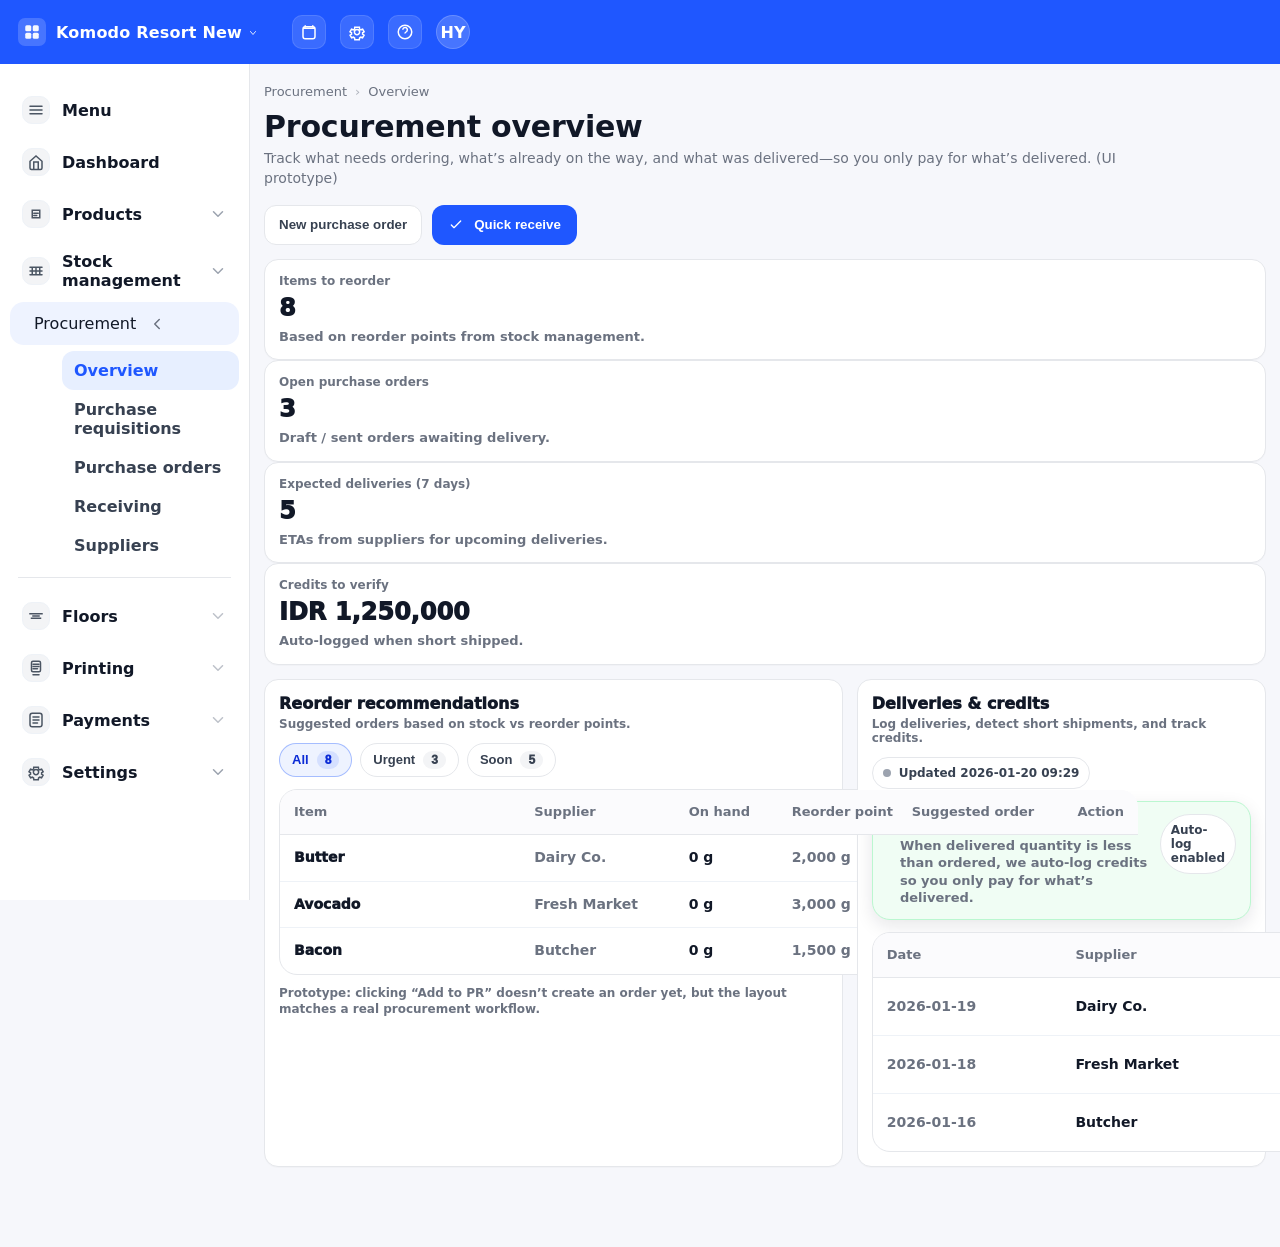
<file: procurement_pr_po_receiving_v1/procurement_overview_v2.html>
<!doctype html>
<html lang="en">
<head>
  <meta charset="utf-8" />
  <meta name="viewport" content="width=device-width,initial-scale=1" />
  <title>Procurement overview - Komodo Resort New</title>
  <style>
:root{
      --blue:#1f57ff;
      --blue-2:#1a49d6;
      --bg:#f6f7fb;
      --card:#ffffff;
      --text:#111827;
      --muted:#6b7280;
      --line:#e5e7eb;

      --shadow: 0 10px 25px rgba(17,24,39,.08);
      --shadow-soft: 0 6px 18px rgba(17,24,39,.10);

      --radius:14px;
      --radius-sm:10px;

      --sidebar-w: 270px;
      --topbar-h: 64px;

      --nav-hover:#f3f4f6;
      --nav-open-bg:#eef3ff;
      --nav-active-bg:#e7efff;

      --font: ui-sans-serif, system-ui, -apple-system, Segoe UI, Roboto, Helvetica, Arial, "Apple Color Emoji","Segoe UI Emoji";
    }

    *{box-sizing:border-box}
    html,body{height:100%}
    body{
      margin:0;
      font-family:var(--font);
      color:var(--text);
      background:var(--bg);
      overflow-x:hidden;
    }

    /* Top bar */
    .topbar{
      position:sticky;
      top:0;
      z-index:80;
      height:var(--topbar-h);
      background:var(--blue);
      color:#fff;
      display:flex;
      align-items:center;
      padding:0 18px;
      gap:14px;
      box-shadow: 0 2px 0 rgba(255,255,255,.05);
    }
    .brand{
      display:flex;
      align-items:center;
      gap:10px;
      min-width:260px;
    }
    .brand .app-icon{
      width:28px;height:28px;border-radius:7px;
      background:rgba(255,255,255,.18);
      display:grid;place-items:center;
    }
    .brand .title{
      font-weight:650;
      letter-spacing:.2px;
      display:flex;
      align-items:center;
      gap:6px;
      white-space:nowrap;
    }
    .brand .caret{
      width:10px;height:10px;opacity:.85;
      transform:translateY(1px);
    }

    .global-search{
      flex:1;
      display:flex;
      justify-content:center;
    }
    .global-search .searchbox{
      width:min(860px, 100%);
      background:#fff;
      color:var(--text);
      border-radius:999px;
      height:40px;
      display:flex;
      align-items:center;
      padding:0 14px 0 16px;
      gap:10px;
      box-shadow: 0 6px 16px rgba(0,0,0,.12);
    }
    .global-search input{
      border:0;outline:0;
      width:100%;
      font-size:14px;
    }
    .global-search .magnify{
      width:18px;height:18px;opacity:.55;
    }

    .top-actions{
      display:flex;
      align-items:center;
      gap:14px;
    }
    .icon-btn{
      width:34px;height:34px;
      border-radius:10px;
      display:grid;place-items:center;
      background:rgba(255,255,255,.12);
      border:1px solid rgba(255,255,255,.12);
      cursor:pointer;
    }
    .icon-btn:hover{background:rgba(255,255,255,.18)}
    .icon-btn svg{width:18px;height:18px;fill:none;stroke:#fff;stroke-width:2}
    .avatar{
      width:34px;height:34px;border-radius:999px;
      background:rgba(255,255,255,.18);
      display:grid;place-items:center;
      font-weight:700;
      border:1px solid rgba(255,255,255,.18);
    }

    /* Fixed sidebar (full menu) */
    .sidebar{
      position:fixed;
      top:var(--topbar-h);
      left:0;
      bottom:0;
      width:var(--sidebar-w);
      background:#fff;
      border-right:1px solid var(--line);
      overflow:auto;
      padding:14px 10px 18px;
      z-index:70;
    }

    .menu-group{margin-top:6px}
    .menu-item{
      display:flex;
      align-items:center;
      gap:12px;
      padding:12px 12px;
      border-radius:14px;
      color:#111827;
      cursor:pointer;
      user-select:none;
    }
    .menu-item:hover{background:var(--nav-hover)}
    .menu-item .ico{
      width:28px;height:28px;border-radius:10px;
      display:grid;place-items:center;
      background:#f3f4f6;
      border:1px solid #eef2f7;
      flex:0 0 auto;
    }
    .menu-item .ico svg{width:18px;height:18px;fill:none;stroke:#4b5563;stroke-width:2}
    .menu-item .label{
      flex:1;
      font-weight:650;
    }
    .menu-item .chev{
      width:18px;height:18px;
      fill:none;stroke:#9ca3af;stroke-width:2;
      transition:transform .15s ease;
    }

    .menu-item.open{ background:var(--nav-open-bg); }
    .menu-item.open .chev{ transform:rotate(180deg); stroke:#6b7280; }

    .submenu{
      margin:6px 0 10px 52px;
      display:none;
    }
    .submenu.open{display:block;}
    .submenu a{
      display:block;
      text-decoration:none;
      color:#374151;
      padding:10px 12px;
      border-radius:12px;
      font-weight:600;
    }
    .submenu a:hover{background:var(--nav-hover)}
    .submenu a.active{
      background:var(--nav-active-bg);
      color:var(--blue);
    }

    .sidebar-divider{height:1px;background:var(--line);margin:12px 8px}

    /* Main content area */
    .content{
      margin-left:var(--sidebar-w);
      padding:18px 20px 70px;
      max-width: 1400px;
    }

    .breadcrumb{
      color:var(--muted);
      font-size:13px;
      display:flex;
      align-items:center;
      gap:8px;
      margin:4px 0 10px;
    }
    .crumb-dot{opacity:.5}

    .page-head{
      display:flex;
      align-items:flex-start;
      justify-content:space-between;
      gap:16px;
      margin-bottom:14px;
    }
    .page-title{
      font-size:30px;
      font-weight:750;
      margin:0;
      letter-spacing:-.2px;
    }
    .page-desc{
      margin:4px 0 0;
      color:var(--muted);
      max-width:860px;
      line-height:1.45;
      font-size:14px;
    }

    .primary-btn{
      height:40px;
      padding:0 16px;
      border-radius:12px;
      border:0;
      background:var(--blue);
      color:#fff;
      font-weight:650;
      display:inline-flex;
      align-items:center;
      gap:10px;
      cursor:pointer;
      box-shadow: 0 10px 20px rgba(31,87,255,.22);
      white-space:nowrap;
    }
    .primary-btn:hover{background:var(--blue-2)}
    .primary-btn svg{width:16px;height:16px;fill:none;stroke:#fff;stroke-width:2}

    .card{
      background:var(--card);
      border:1px solid var(--line);
      border-radius:var(--radius);
      box-shadow: 0 1px 0 rgba(17,24,39,.02);
    }

    .filters{
      display:flex;
      align-items:center;
      justify-content:space-between;
      gap:12px;
      margin:16px 0 12px;
    }
    .search-inline{
      width:320px;
      max-width:100%;
      display:flex;
      align-items:center;
      gap:10px;
      background:#fff;
      border:1px solid var(--line);
      border-radius:12px;
      padding:10px 12px;
    }
    .search-inline input{
      border:0;outline:0;width:100%;
      font-size:14px;
    }
    .search-inline svg{
      width:18px;height:18px;
      stroke:#9ca3af;stroke-width:2;fill:none;
    }

    /* Table */
    .table-wrap{
      overflow:auto;
      border-radius:var(--radius);
    }
    table{
      width:100%;
      border-collapse:separate;
      border-spacing:0;
      min-width: 980px;
      background:#fff;
    }
    thead th{
      text-align:left;
      font-size:12px;
      color:#6b7280;
      font-weight:700;
      padding:14px 16px;
      border-bottom:1px solid var(--line);
      background:#fbfbfd;
      position:sticky;
      top:0;
      z-index:1;
      white-space:nowrap;
    }
    tbody td{
      padding:14px 16px;
      border-bottom:1px solid var(--line);
      font-size:14px;
      color:#111827;
      white-space:nowrap;
    }
    tbody tr:hover{background:#fafafa}
    .name{font-weight:650;}
    .muted{color:var(--muted)}

    .actions{
      display:flex;
      align-items:center;
      gap:10px;
    }
    .mini-ico{
      width:34px;height:34px;
      border-radius:10px;
      border:1px solid var(--line);
      background:#fff;
      display:grid;place-items:center;
      cursor:pointer;
    }
    .mini-ico:hover{background:#f3f4f6}
    .mini-ico svg{
      width:16px;height:16px;
      fill:none;stroke:#374151;stroke-width:2;
    }

    /* Clickable row hint (only 1 row will use this) */
    .clickable-row td{ cursor:pointer; }
    .clickable-row .name{ color:#0f2ea6; }
    .clickable-row:hover{ background:#f6f8ff; }

    /* Help widget */
    .help-widget{
      position:fixed;
      right:22px;
      bottom:20px;
      z-index:90;
      display:flex;
      flex-direction:column;
      align-items:flex-end;
      gap:10px;
    }
    .help-menu{
      width:240px;
      background:#fff;
      border:1px solid var(--line);
      border-radius:16px;
      box-shadow:var(--shadow-soft);
      overflow:hidden;
      display:none;
      position:relative;
    }
    .help-menu.open{display:block}
    .help-menu .close-x{
      position:absolute;
      top:8px;
      right:8px;
      width:28px;height:28px;
      border-radius:10px;
      border:1px solid var(--line);
      background:#fff;
      cursor:pointer;
      display:grid;place-items:center;
    }
    .help-menu .close-x:hover{background:#f3f4f6}
    .help-menu .close-x svg{width:14px;height:14px;stroke:#6b7280;stroke-width:2;fill:none}

    .help-item{
      display:flex;
      align-items:center;
      gap:10px;
      padding:12px 14px;
      cursor:pointer;
      font-weight:650;
      color:#1f2937;
      border-bottom:1px solid var(--line);
    }
    .help-item:last-child{border-bottom:0}
    .help-item:hover{background:#f8fafc}
    .help-item svg{width:18px;height:18px;fill:none;stroke:var(--blue);stroke-width:2}

    .help-btn{
      display:flex;
      align-items:center;
      gap:10px;
      padding:10px 14px;
      border-radius:999px;
      border:0;
      background:var(--blue);
      color:#fff;
      font-weight:750;
      cursor:pointer;
      box-shadow: 0 12px 24px rgba(31,87,255,.28);
    }
    .help-btn:hover{background:var(--blue-2)}
    .help-btn svg{width:18px;height:18px;fill:none;stroke:#fff;stroke-width:2}

    .global-search{display:none}
      .content{padding:16px 14px 80px}
      .page-head{flex-direction:column;align-items:flex-start}
      .filters{flex-direction:column;align-items:flex-start}
      .search-inline{width:100%}
      table{min-width:860px}
      :root{ --sidebar-w: 250px; }
      .drawer{ width: 92vw; }
    }
  
    /* Views */
    .view{ display:none; }
    .view.active{ display:block; }

    .detail-head{
      display:flex;
      align-items:flex-start;
      justify-content:space-between;
      gap:16px;
      margin:8px 0 14px;
    }
    .back-btn{
      height:36px;
      padding:0 12px;
      border-radius:12px;
      border:1px solid var(--line);
      background:#fff;
      cursor:pointer;
      font-weight:800;
      color:#374151;
      display:inline-flex;
      align-items:center;
      gap:10px;
    }
    .back-btn:hover{background:#f3f4f6}
    .back-btn svg{width:16px;height:16px;fill:none;stroke:#374151;stroke-width:2}

    .page-actions{
      display:flex;
      gap:10px;
      align-items:center;
    }
    .secondary-pill{
      height:40px;
      padding:0 14px;
      border-radius:999px;
      border:1px solid var(--line);
      background:#fff;
      font-weight:900;
      color:#374151;
      display:inline-flex;
      align-items:center;
      gap:10px;
      cursor:default;
    }
    .secondary-pill svg{width:18px;height:18px;fill:none;stroke:#6b7280;stroke-width:2}

    /* Detail cards */
    .detail-grid{
      display:grid;
      grid-template-columns: 1fr 1fr;
      gap:12px;
      margin-top:14px;
    }
    .detail-card{
      border:1px solid var(--line);
      border-radius:var(--radius);
      background:#fff;
      padding:14px 14px;
    }
    .detail-card .k{
      font-size:12px;
      color:#6b7280;
      font-weight:900;
      margin-bottom:10px;
    }
    .detail-card .v{
      font-size:16px;
      font-weight:900;
      display:flex;
      align-items:center;
      justify-content:space-between;
      gap:12px;
    }
    .detail-card .sub{
      margin-top:8px;
      font-size:12px;
      color:var(--muted);
      font-weight:750;
      line-height:1.35;
    }
    .detail-card.wide{ grid-column: 1 / -1; }

    .detail-card.wide{ grid-column: auto; }
    }

  
    /* Modal */
    .modal-overlay{
      position:fixed;
      inset:0;
      background:rgba(17,24,39,.35);
      z-index:120;
      display:none;
      align-items:center;
      justify-content:center;
      padding:20px;
    }
    .modal-overlay.open{ display:flex; }

    .modal{
      width: 520px;
      max-width: 100%;
      background:#fff;
      border:1px solid var(--line);
      border-radius:18px;
      box-shadow: var(--shadow);
      overflow:hidden;
    }
    .modal-head{
      padding:16px 16px 12px;
      border-bottom:1px solid var(--line);
      display:flex;
      align-items:flex-start;
      justify-content:space-between;
      gap:12px;
    }
    .modal-title{
      margin:0;
      font-size:18px;
      font-weight:900;
      letter-spacing:-.2px;
    }
    .modal-sub{
      margin:6px 0 0;
      color:var(--muted);
      font-size:13px;
      font-weight:700;
      line-height:1.35;
    }
    .modal-body{
      padding:14px 16px 16px;
    }
    .form-grid{
      display:grid;
      grid-template-columns: 1fr 1fr;
      gap:12px;
    }
    .form-field{
      border:1px solid var(--line);
      border-radius:14px;
      padding:12px 12px;
      background:#fff;
    }
    .form-field .k{
      font-size:12px;
      color:#6b7280;
      font-weight:900;
      margin-bottom:8px;
    }
    .form-field .v{
      display:flex;
      align-items:center;
      gap:10px;
      justify-content:space-between;
    }
    .form-field input, .form-field select{
      width:100%;
      border:1px solid var(--line);
      border-radius:12px;
      padding:10px 10px;
      font-weight:800;
      outline:none;
      font-size:14px;
      background:#fff;
    }
    .form-field input:focus, .form-field select:focus{
      border-color: rgba(31,87,255,.5);
      box-shadow: 0 0 0 4px rgba(31,87,255,.10);
    }
    .form-field.wide{ grid-column: 1 / -1; }
    .hint{
      font-size:12px;
      color:var(--muted);
      font-weight:700;
      margin-top:8px;
      line-height:1.35;
    }
    .modal-foot{
      padding:12px 16px 16px;
      border-top:1px solid var(--line);
      display:flex;
      justify-content:flex-end;
      gap:10px;
    }
    .btn-secondary{
      height:40px;
      padding:0 14px;
      border-radius:12px;
      border:1px solid var(--line);
      background:#fff;
      cursor:pointer;
      font-weight:900;
      color:#374151;
    }
    .btn-secondary:hover{background:#f3f4f6}

    /* Toast */
    .toast{
      position:fixed;
      left:50%;
      bottom:24px;
      transform:translateX(-50%) translateY(20px);
      background:#111827;
      color:#fff;
      padding:10px 14px;
      border-radius:999px;
      font-weight:800;
      font-size:13px;
      box-shadow: 0 14px 30px rgba(0,0,0,.25);
      opacity:0;
      pointer-events:none;
      transition:opacity .18s ease, transform .18s ease;
      z-index:140;
      max-width: 90vw;
      white-space:nowrap;
      overflow:hidden;
      text-overflow:ellipsis;
    }
    .toast.show{
      opacity:1;
      transform:translateX(-50%) translateY(0);
    }

    .form-field.wide{ grid-column:auto; }
    }

    /* Stock count */
    .toolbar{
      display:flex;
      align-items:center;
      justify-content:space-between;
      gap:14px;
      flex-wrap:wrap;
      margin-top:14px;
    }
    .control-row{
      display:flex;
      align-items:center;
      gap:10px;
      flex-wrap:wrap;
    }
    .select, .input{
      height:40px;
      border:1px solid var(--line);
      border-radius:12px;
      padding:0 12px;
      background:#fff;
      font-weight:800;
      color:#111827;
      outline:none;
      min-width: 220px;
    }
    .select:focus, .input:focus{
      border-color: rgba(31,87,255,.5);
      box-shadow: 0 0 0 4px rgba(31,87,255,.10);
    }
    .input.small{ min-width: 140px; width:140px; }
    .select.small{ min-width: 180px; }
    .pill{
      display:inline-flex;
      align-items:center;
      gap:8px;
      padding:8px 10px;
      border-radius:999px;
      border:1px solid var(--line);
      background:#fff;
      font-size:12px;
      font-weight:900;
      color:#374151;
    }
    .pill .dot{
      width:8px;height:8px;border-radius:999px;background:#9ca3af;
    }
    .banner{
      border:1px solid var(--line);
      background:#fff;
      border-radius:18px;
      padding:12px 14px;
      display:flex;
      align-items:flex-start;
      justify-content:space-between;
      gap:12px;
      margin-top:14px;
      box-shadow: var(--shadow-soft);
    }
    .banner .b-title{ font-weight:950; }
    .banner .b-sub{ color:var(--muted); font-weight:750; font-size:13px; margin-top:4px; line-height:1.35; }
    .banner.warn{
      border-color:#fde68a;
      background:#fffbeb;
    }
    .banner.warn .dot{ background:#f59e0b; box-shadow:0 0 0 3px rgba(245,158,11,.18); }
    .banner.ok{
      border-color:#bbf7d0;
      background:#f0fdf4;
    }
    .banner.ok .dot{ background:#10b981; box-shadow:0 0 0 3px rgba(16,185,129,.16); }

    .count-table{
      width:100%;
      border-collapse:separate;
      border-spacing:0;
      background:#fff;
      border:1px solid var(--line);
      border-radius:18px;
      overflow:hidden;
      margin-top:14px;
    }
    .count-table thead th{
      text-align:left;
      font-size:13px;
      color:#6b7280;
      font-weight:900;
      padding:14px 14px;
      border-bottom:1px solid var(--line);
      background:#fbfbfd;
      white-space:nowrap;
    }
    .count-table tbody td{
      padding:14px 14px;
      border-bottom:1px solid #eef2f7;
      font-weight:800;
      vertical-align:middle;
      white-space:nowrap;
    }
    .count-table tbody tr:last-child td{ border-bottom:none; }
    .mono{ font-variant-numeric: tabular-nums; }
    .cell-muted{ color:var(--muted); font-weight:750; }
    .td-input{
      display:flex;
      align-items:center;
      gap:8px;
    }
    .td-input input{
      height:36px;
      border:1px solid var(--line);
      border-radius:12px;
      padding:0 10px;
      width:110px;
      outline:none;
      font-weight:900;
      background:#fff;
    }
    .td-input input:focus{
      border-color: rgba(31,87,255,.5);
      box-shadow: 0 0 0 4px rgba(31,87,255,.10);
    }
    .badge{
      display:inline-flex;
      align-items:center;
      gap:8px;
      padding:6px 10px;
      border-radius:999px;
      font-size:12px;
      font-weight:950;
      border:1px solid var(--line);
      background:#fff;
      color:#374151;
    }
    .badge .dot{
      width:8px;height:8px;border-radius:999px;background:#9ca3af;
    }
    .badge.ok{
      border-color:#bbf7d0;
      background:#f0fdf4;
      color:#0f766e;
    }
    .badge.ok .dot{ background:#10b981; box-shadow:0 0 0 3px rgba(16,185,129,.16); }
    .badge.review{
      border-color:#fde68a;
      background:#fffbeb;
      color:#92400e;
    }
    .badge.review .dot{ background:#f59e0b; box-shadow:0 0 0 3px rgba(245,158,11,.18); }
    .badge.pending{
      border-color:#e5e7eb;
      background:#fff;
      color:#374151;
    }
    .badge.pending .dot{ background:#9ca3af; }

    /* Stepper */
    .stepper{
      display:flex;
      align-items:center;
      gap:10px;
      padding:12px 14px;
      border:1px solid var(--line);
      background:#fff;
      border-radius:18px;
      box-shadow: var(--shadow-soft);
      margin-top:14px;
      flex-wrap:wrap;
    }
    .step{
      display:flex;
      align-items:center;
      gap:10px;
      padding:8px 10px;
      border-radius:999px;
      border:1px solid var(--line);
      background:#fff;
      font-weight:900;
      font-size:13px;
      color:#374151;
    }
    .step .num{
      width:22px;height:22px;border-radius:999px;
      display:grid;place-items:center;
      border:1px solid var(--line);
      background:#fbfbfd;
      font-size:12px;
      font-weight:950;
      color:#6b7280;
    }
    .step.active{
      border-color: rgba(31,87,255,.35);
      background: var(--nav-open-bg);
      color:#0b2bd6;
    }
    .step.active .num{
      background: rgba(31,87,255,.10);
      border-color: rgba(31,87,255,.35);
      color:#0b2bd6;
    }
    .step.done{
      border-color:#bbf7d0;
      background:#f0fdf4;
      color:#0f766e;
    }
    .step.done .num{
      background:#ecfdf5;
      border-color:#bbf7d0;
      color:#0f766e;
    }
    .step-sep{
      width:26px;height:2px;
      background:#e5e7eb;
      border-radius:999px;
    }

    /* Tabs / chips */
    .chips{
      display:flex;
      gap:8px;
      align-items:center;
      flex-wrap:wrap;
    }
    .chip{
      height:34px;
      padding:0 12px;
      border-radius:999px;
      border:1px solid var(--line);
      background:#fff;
      cursor:pointer;
      font-weight:900;
      color:#374151;
      display:inline-flex;
      align-items:center;
      gap:8px;
      font-size:13px;
    }
    .chip:hover{ background:#f3f4f6; }
    .chip.active{
      border-color: rgba(31,87,255,.35);
      background: var(--nav-open-bg);
      color:#0b2bd6;
    }
    .chip .count{
      padding:2px 8px;
      border-radius:999px;
      background:#f3f4f6;
      font-size:12px;
      font-weight:950;
      color:#374151;
    }
    .chip.active .count{
      background: rgba(31,87,255,.12);
      color:#0b2bd6;
    }

    /* Modal (reuse) */
    .modal-overlay{
      position:fixed;
      inset:0;
      background:rgba(17,24,39,.35);
      z-index:120;
      display:none;
      align-items:center;
      justify-content:center;
      padding:20px;
    }
    .modal-overlay.open{ display:flex; }
    .modal{
      width: 560px;
      max-width: 100%;
      background:#fff;
      border:1px solid var(--line);
      border-radius:18px;
      box-shadow: var(--shadow);
      overflow:hidden;
    }
    .modal-head{
      padding:16px 16px 12px;
      border-bottom:1px solid var(--line);
      display:flex;
      align-items:flex-start;
      justify-content:space-between;
      gap:12px;
    }
    .modal-title{
      margin:0;
      font-size:18px;
      font-weight:900;
      letter-spacing:-.2px;
    }
    .modal-sub{
      margin:6px 0 0;
      color:var(--muted);
      font-size:13px;
      font-weight:700;
      line-height:1.35;
    }
    .modal-body{ padding:14px 16px 16px; }
    .form-grid{
      display:grid;
      grid-template-columns: 1fr 1fr;
      gap:12px;
    }
    .form-field{
      border:1px solid var(--line);
      border-radius:14px;
      padding:12px 12px;
      background:#fff;
    }
    .form-field .k{
      font-size:12px;
      color:#6b7280;
      font-weight:900;
      margin-bottom:8px;
    }
    .form-field .v{
      display:flex;
      align-items:center;
      gap:10px;
      justify-content:space-between;
    }
    .form-field input, .form-field select{
      width:100%;
      border:1px solid var(--line);
      border-radius:12px;
      padding:10px 10px;
      font-weight:800;
      outline:none;
      font-size:14px;
      background:#fff;
    }
    .form-field input:focus, .form-field select:focus{
      border-color: rgba(31,87,255,.5);
      box-shadow: 0 0 0 4px rgba(31,87,255,.10);
    }
    .form-field.wide{ grid-column: 1 / -1; }
    .modal-foot{
      padding:12px 16px 16px;
      border-top:1px solid var(--line);
      display:flex;
      justify-content:flex-end;
      gap:10px;
      flex-wrap:wrap;
    }
    .btn-secondary{
      height:40px;
      padding:0 14px;
      border-radius:12px;
      border:1px solid var(--line);
      background:#fff;
      cursor:pointer;
      font-weight:900;
      color:#374151;
    }
    .btn-secondary:hover{background:#f3f4f6}
    .toast{
      position:fixed;
      left:50%;
      bottom:24px;
      transform:translateX(-50%) translateY(20px);
      background:#111827;
      color:#fff;
      padding:10px 14px;
      border-radius:999px;
      font-weight:800;
      font-size:13px;
      box-shadow: 0 14px 30px rgba(0,0,0,.25);
      opacity:0;
      pointer-events:none;
      transition:opacity .18s ease, transform .18s ease;
      z-index:140;
      max-width: 90vw;
      white-space:nowrap;
      overflow:hidden;
      text-overflow:ellipsis;
    }
    .toast.show{
      opacity:1;
      transform:translateX(-50%) translateY(0);
    }

    /* Count table tweaks */
    .count-table tbody td{ white-space:normal; }
    .line-actions{
      display:flex;
      align-items:center;
      justify-content:flex-end;
      gap:10px;
      flex-wrap:wrap;
    }
    .link-btn{
      border:none;
      background:transparent;
      color:#0b2bd6;
      font-weight:950;
      cursor:pointer;
      padding:0;
      font-size:13px;
    }
    .link-btn:hover{ text-decoration:underline; }
    .mini-muted{ color:var(--muted); font-weight:750; font-size:12px; margin-top:4px; }
    .batch-box{
      border:1px solid var(--line);
      border-radius:14px;
      padding:10px 10px;
      background:#fbfbfd;
      margin-top:10px;
    }
    .batch-row{
      display:flex;
      gap:10px;
      align-items:center;
      flex-wrap:wrap;
      padding:8px 0;
      border-bottom:1px dashed #e5e7eb;
    }
    .batch-row:last-child{ border-bottom:none; }
    .batch-row input{
      height:36px;
      border:1px solid var(--line);
      border-radius:12px;
      padding:0 10px;
      outline:none;
      font-weight:900;
      background:#fff;
    }
    .batch-row input:focus{
      border-color: rgba(31,87,255,.5);
      box-shadow: 0 0 0 4px rgba(31,87,255,.10);
    }
    .batch-row .qty{ width:120px; }
    .batch-row .date{ width:170px; }
    .tag{
      display:inline-flex;
      align-items:center;
      gap:8px;
      padding:6px 10px;
      border-radius:999px;
      font-size:12px;
      font-weight:950;
      border:1px solid var(--line);
      background:#fff;
      color:#374151;
      white-space:nowrap;
    }
    .tag .dot{ width:8px;height:8px;border-radius:999px;background:#9ca3af; }
    .tag.counted{
      border-color:#bbf7d0;
      background:#f0fdf4;
      color:#0f766e;
    }
    .tag.counted .dot{ background:#10b981; box-shadow:0 0 0 3px rgba(16,185,129,.16); }
    .tag.not{
      border-color:#e5e7eb;
      background:#fff;
      color:#374151;
    }
    .tag.review{
      border-color:#fde68a;
      background:#fffbeb;
      color:#92400e;
    }
    .tag.review .dot{ background:#f59e0b; box-shadow:0 0 0 3px rgba(245,158,11,.18); }
    .right-actions{
      display:flex;
      gap:10px;
      align-items:center;
      justify-content:flex-end;
      flex-wrap:wrap;
    }
    .impact{
      font-weight:950;
      color:#111827;
      font-size:13px;
      background:#fff;
      border:1px solid var(--line);
      border-radius:999px;
      padding:8px 10px;
    }
    .hidden{ display:none !important; }

    .form-field.wide{ grid-column:auto; }
    }
    /* Procurement overview layout helpers */
    .kpi-grid{ display:grid; grid-template-columns: repeat(12, 1fr); gap:14px; margin-top:14px; }
    .kpi{ padding:14px; }
    .kpi .k{ color:var(--muted); font-weight:900; font-size:12px; }
    .kpi .v{ font-weight:950; font-size:24px; margin-top:6px; }
    .kpi .s{ color:var(--muted); font-weight:750; font-size:13px; margin-top:6px; line-height:1.35; }
    }
    }


    /* Procurement overview layout helpers */
    .kpi-grid{ display:grid; grid-template-columns: repeat(12, 1fr); gap:14px; margin-top:14px; }
    .kpi{ padding:14px; }
    .kpi .k{ color:var(--muted); font-weight:900; font-size:12px; }
    .kpi .v{ font-weight:950; font-size:24px; margin-top:6px; }
    .kpi .s{ color:var(--muted); font-weight:750; font-size:13px; margin-top:6px; line-height:1.35; }
    }
    }
    .proc-delivery-table th, .proc-delivery-table td{
      white-space:nowrap;
      overflow:hidden;
      text-overflow:ellipsis;
    }
    /* If a table still exceeds card width, allow horizontal scroll inside the card */
    /* keeps columns readable without breaking layout */
    

    /* Procurement: keep tables fully visible, no overlap, no horizontal overflow */
    .content .card{ min-width:0; } /* critical for CSS grid (prevents overlap) */

    .proc-reorder-table,
    .proc-delivery-table{
      width:100%;
      table-layout: fixed; /* enforce column widths within the card */
    }

    .proc-reorder-table th, .proc-reorder-table td,
    .proc-delivery-table th, .proc-delivery-table td{
      white-space: normal;           /* allow wrapping */
      overflow-wrap: anywhere;       /* wrap long strings */
      word-break: break-word;
      line-height: 1.25;
      vertical-align: middle;
    }

    /* Reorder table column widths */
    .proc-reorder-table th:nth-child(1), .proc-reorder-table td:nth-child(1){ width:28%; }
    .proc-reorder-table th:nth-child(2), .proc-reorder-table td:nth-child(2){ width:18%; }
    .proc-reorder-table th:nth-child(3), .proc-reorder-table td:nth-child(3){ width:12%; }
    .proc-reorder-table th:nth-child(4), .proc-reorder-table td:nth-child(4){ width:14%; }
    .proc-reorder-table th:nth-child(5), .proc-reorder-table td:nth-child(5){ width:16%; }
    .proc-reorder-table th:nth-child(6), .proc-reorder-table td:nth-child(6){ width:12%; text-align:right; }

    /* Deliveries table column widths */
    .proc-delivery-table th:nth-child(1), .proc-delivery-table td:nth-child(1){ width:22%; }
    .proc-delivery-table th:nth-child(2), .proc-delivery-table td:nth-child(2){ width:34%; }
    .proc-delivery-table th:nth-child(3), .proc-delivery-table td:nth-child(3){ width:24%; }
    .proc-delivery-table th:nth-child(4), .proc-delivery-table td:nth-child(4){ width:20%; text-align:right; }

    /* Keep badges from forcing overflow */
    .proc-delivery-table .tag{ max-width: 100%; }
    .proc-delivery-table .tag span{ display:inline-block; max-width:100%; }
</style>
</head>
<body>
<!-- Topbar -->
  <header class="topbar">
    <div class="brand">
      <div class="app-icon" title="App">
        <svg width="18" height="18" viewBox="0 0 24 24" aria-hidden="true">
          <rect x="3" y="3" width="8" height="8" rx="2" fill="white" opacity=".95"></rect>
          <rect x="13" y="3" width="8" height="8" rx="2" fill="white" opacity=".95"></rect>
          <rect x="3" y="13" width="8" height="8" rx="2" fill="white" opacity=".95"></rect>
          <rect x="13" y="13" width="8" height="8" rx="2" fill="white" opacity=".95"></rect>
        </svg>
      </div>
      <div class="title">
        Komodo Resort New
        <svg class="caret" viewBox="0 0 20 20" aria-hidden="true">
          <path d="M5 7l5 6 5-6" fill="none" stroke="white" stroke-width="2" stroke-linecap="round" stroke-linejoin="round"></path>
        </svg>
      </div>
    </div>

    <div class="global-search">
      <div class="searchbox">
        <svg class="magnify" viewBox="0 0 24 24" aria-hidden="true">
          <circle cx="11" cy="11" r="7" fill="none" stroke="#111827" stroke-width="2"></circle>
          <path d="M20 20l-3.5-3.5" fill="none" stroke="#111827" stroke-width="2" stroke-linecap="round"></path>
        </svg>
        <input type="text" placeholder="Search" />
      </div>
    </div>

    <div class="top-actions">
      <div class="icon-btn" title="Calendar">
        <svg viewBox="0 0 24 24" aria-hidden="true">
          <path d="M7 3v3M17 3v3" />
          <path d="M4 7h16" />
          <rect x="4" y="5" width="16" height="16" rx="3" />
        </svg>
      </div>
      <div class="icon-btn" title="Settings">
        <svg viewBox="0 0 24 24" aria-hidden="true">
          <path d="M12 15.5a3.5 3.5 0 1 0 0-7 3.5 3.5 0 0 0 0 7Z"></path>
          <path d="M19.4 15a7.8 7.8 0 0 0 .1-2l2-1.3-2-3.4-2.3.8a7.6 7.6 0 0 0-1.7-1l-.3-2.4H9l-.3 2.4a7.6 7.6 0 0 0-1.7 1l-2.3-.8-2 3.4 2 1.3a7.8 7.8 0 0 0 .1 2l-2 1.3 2 3.4 2.3-.8a7.6 7.6 0 0 0 1.7 1l.3 2.4h6l.3-2.4a7.6 7.6 0 0 0 1.7-1l2.3.8 2-3.4-2-1.3Z"></path>
        </svg>
      </div>
      <div class="icon-btn" title="Help">
        <svg viewBox="0 0 24 24" aria-hidden="true">
          <path d="M12 18h.01"></path>
          <path d="M9.1 9a3 3 0 1 1 5.8 1c0 2-3 2-3 4"></path>
          <circle cx="12" cy="12" r="9"></circle>
        </svg>
      </div>
      <div class="avatar" title="User">HY</div>
    </div>
  </header>

<!-- Fixed Sidebar -->
  <aside class="sidebar">
    <div class="menu-group">
      <div class="menu-item" data-link="#">
        <div class="ico">
          <svg viewBox="0 0 24 24" aria-hidden="true">
            <path d="M4 7h16M4 12h16M4 17h16" stroke-linecap="round"></path>
          </svg>
        </div>
        <div class="label">Menu</div>
      </div>

      <div class="menu-item" data-link="#">
        <div class="ico">
          <svg viewBox="0 0 24 24" aria-hidden="true">
            <path d="M4 11l8-7 8 7v9a2 2 0 0 1-2 2H6a2 2 0 0 1-2-2z"></path>
            <path d="M9 22V12h6v10"></path>
          </svg>
        </div>
        <div class="label">Dashboard</div>
      </div>

      <!-- Products (expandable) -->
      <div class="menu-item" data-toggle="products">
        <div class="ico">
          <svg viewBox="0 0 24 24" aria-hidden="true">
            <path d="M7 7h10v10H7z"></path>
            <path d="M9 11h6M9 14h4" stroke-linecap="round"></path>
          </svg>
        </div>
        <div class="label">Products</div>
        <svg class="chev" viewBox="0 0 24 24" aria-hidden="true">
          <path d="M6 9l6 6 6-6" stroke-linecap="round" stroke-linejoin="round"></path>
        </svg>
      </div>
      <div class="submenu" data-submenu="products">
        <a href="#" onclick="return false;">Products</a>
        <a href="#" onclick="return false;">Categories</a>
        <a href="#" onclick="return false;">Combinations</a>
        <a href="ingredients_v14_with_procurement.html">Ingredients</a>
        <a href="#" onclick="return false;">Unit Types</a>
      </div>

      <!-- Stock Management (expandable) -->
      <div class="menu-item" data-toggle="stock">
        <div class="ico">
          <svg viewBox="0 0 24 24" aria-hidden="true">
            <path d="M4 7h16M4 12h16M4 17h16" stroke-linecap="round"></path>
            <path d="M7 7v10M12 7v10M17 7v10"></path>
          </svg>
        </div>
        <div class="label">Stock management</div>
        <svg class="chev" viewBox="0 0 24 24" aria-hidden="true">
          <path d="M6 9l6 6 6-6" stroke-linecap="round" stroke-linejoin="round"></path>
        </svg>
      </div>
      <div class="submenu" data-submenu="stock">
        <a class="submenu-link" href="ingredients_v14_with_procurement.html"><span>Ingredients</span></a>
        <a class="submenu-link" href="stock_count_v4_with_procurement.html"><span>Stock count</span></a>
        <a class="submenu-link" href="#" onclick="return false;"><span>Recipes</span></a>
        <a class="submenu-link" href="#" onclick="return false;"><span>Purchase Orders</span></a>
        <a class="submenu-link" href="#" onclick="return false;"><span>Receiving</span></a>
        <a class="submenu-link" href="#" onclick="return false;"><span>Vendor Credits</span></a>
      </div>
      <div class="menu-item open" data-toggle="procurement">
        <div class="menu-icon">
          <svg viewBox="0 0 24 24" aria-hidden="true">
            <path d="M6 7h15l-2 10H8L6 7z" stroke-linejoin="round"></path>
            <path d="M6 7l-2-3H2" stroke-linecap="round"></path>
            <path d="M9 20a1 1 0 100-2 1 1 0 000 2zM18 20a1 1 0 100-2 1 1 0 000 2z"></path>
          </svg>
        </div>
        <span class="menu-label">Procurement</span>
        <div class="chev">
          <svg viewBox="0 0 24 24" aria-hidden="true"><path d="M9 18l6-6-6-6" stroke-linecap="round" stroke-linejoin="round"></path></svg>
        </div>
      </div>
      
      <div class="submenu open" data-submenu="procurement">
        <a class="submenu-link active" href="procurement_overview_v2.html"><span>Overview</span></a>
        <a class="submenu-link" href="procurement_pr_v1.html"><span>Purchase requisitions</span></a>
        <a class="submenu-link" href="procurement_po_v1.html"><span>Purchase orders</span></a>
        <a class="submenu-link" href="procurement_receiving_v1.html"><span>Receiving</span></a>
        <a class="submenu-link" href="#"><span>Suppliers</span></a>
      </div>



      <div class="sidebar-divider"></div>

      <div class="menu-item" data-link="#">
        <div class="ico">
          <svg viewBox="0 0 24 24" aria-hidden="true">
            <path d="M3 9h18"></path>
            <path d="M7 12h10"></path>
            <path d="M5 15h14"></path>
          </svg>
        </div>
        <div class="label">Floors</div>
        <svg class="chev" viewBox="0 0 24 24" aria-hidden="true" style="opacity:.65">
          <path d="M6 9l6 6 6-6" stroke-linecap="round" stroke-linejoin="round"></path>
        </svg>
      </div>

      <div class="menu-item" data-link="#">
        <div class="ico">
          <svg viewBox="0 0 24 24" aria-hidden="true">
            <rect x="6" y="3" width="12" height="14" rx="2"></rect>
            <path d="M8 7h8M8 10h8M8 13h6" stroke-linecap="round"></path>
            <path d="M8 21h8" stroke-linecap="round"></path>
          </svg>
        </div>
        <div class="label">Printing</div>
        <svg class="chev" viewBox="0 0 24 24" aria-hidden="true" style="opacity:.65">
          <path d="M6 9l6 6 6-6" stroke-linecap="round" stroke-linejoin="round"></path>
        </svg>
      </div>

      <div class="menu-item" data-link="#">
        <div class="ico">
          <svg viewBox="0 0 24 24" aria-hidden="true">
            <rect x="4" y="3" width="16" height="18" rx="3"></rect>
            <path d="M8 8h8M8 12h8M8 16h6" stroke-linecap="round"></path>
          </svg>
        </div>
        <div class="label">Payments</div>
        <svg class="chev" viewBox="0 0 24 24" aria-hidden="true" style="opacity:.65">
          <path d="M6 9l6 6 6-6" stroke-linecap="round" stroke-linejoin="round"></path>
        </svg>
      </div>

      <div class="menu-item" data-toggle="settings">
        <div class="ico">
          <svg viewBox="0 0 24 24" aria-hidden="true">
            <path d="M12 15.5a3.5 3.5 0 1 0 0-7 3.5 3.5 0 0 0 0 7Z"></path>
            <path d="M19.4 15a7.8 7.8 0 0 0 .1-2l2-1.3-2-3.4-2.3.8a7.6 7.6 0 0 0-1.7-1l-.3-2.4H9l-.3 2.4a7.6 7.6 0 0 0-1.7 1l-2.3-.8-2 3.4 2 1.3a7.8 7.8 0 0 0 .1 2l-2 1.3 2 3.4 2.3-.8a7.6 7.6 0 0 0 1.7 1l.3 2.4h6l.3-2.4a7.6 7.6 0 0 0 1.7-1l2.3.8 2-3.4-2-1.3Z"></path>
          </svg>
        </div>
        <div class="label">Settings</div>
        <svg class="chev" viewBox="0 0 24 24" aria-hidden="true">
          <path d="M6 9l6 6 6-6" stroke-linecap="round" stroke-linejoin="round"></path>
        </svg>
      </div>
      <div class="submenu" data-submenu="settings">
        <a href="#" onclick="return false;">General</a>
        <a href="#" onclick="return false;">Users</a>
        <a href="#" onclick="return false;">Integrations</a>
      </div>
    </div>
  </aside>


  <main class="content">
    <div class="breadcrumb">
      <span>Procurement</span>
      <span class="crumb-dot">›</span>
      <span>Overview</span>
    </div>

    <div class="page-head">
      <div>
        <h1 class="page-title">Procurement overview</h1>
        <p class="page-desc">
          Track what needs ordering, what’s already on the way, and what was delivered—so you only pay for what’s delivered. (UI prototype)
        </p>
      </div>

      <div class="right-actions">
        <button class="btn-secondary" id="btnNewPO" style="height:40px;border-radius:12px;">New purchase order</button>
        <button class="primary-btn" id="btnQuickReceive" style="box-shadow:none;">
          <svg viewBox="0 0 24 24" aria-hidden="true">
            <path d="M5 12l4 4L19 6" stroke-linecap="round" stroke-linejoin="round"></path>
          </svg>
          Quick receive
        </button>
      </div>
    </div>

    <div class="kpi-grid">
      <div class="card kpi" style="grid-column: span 3;">
        <div class="k">Items to reorder</div>
        <div class="v">8</div>
        <div class="s">Based on reorder points from stock management.</div>
      </div>
      <div class="card kpi" style="grid-column: span 3;">
        <div class="k">Open purchase orders</div>
        <div class="v">3</div>
        <div class="s">Draft / sent orders awaiting delivery.</div>
      </div>
      <div class="card kpi" style="grid-column: span 3;">
        <div class="k">Expected deliveries (7 days)</div>
        <div class="v">5</div>
        <div class="s">ETAs from suppliers for upcoming deliveries.</div>
      </div>
      <div class="card kpi" style="grid-column: span 3;">
        <div class="k">Credits to verify</div>
        <div class="v">IDR 1,250,000</div>
        <div class="s">Auto-logged when short shipped.</div>
      </div>
    </div>

    <div style="display:grid;grid-template-columns: repeat(12, 1fr); gap:14px; margin-top:14px;">
      <div class="card" style="grid-column: span 7; padding:14px;">
        <div style="display:flex;align-items:center;justify-content:space-between;gap:12px;flex-wrap:wrap;">
          <div>
            <div style="font-weight:950;font-size:16px;">Reorder recommendations</div>
            <div class="mini-muted" style="margin-top:4px;">Suggested orders based on stock vs reorder points.</div>
          </div>
          <div class="chips">
            <button class="chip active">All <span class="count">8</span></button>
            <button class="chip">Urgent <span class="count">3</span></button>
            <button class="chip">Soon <span class="count">5</span></button>
          </div>
        </div>

        <table class="count-table proc-reorder-table" style="margin-top:12px;">
          <thead>
            <tr>
              <th>Item</th>
              <th>Supplier</th>
              <th>On hand</th>
              <th>Reorder point</th>
              <th>Suggested order</th>
              <th style="text-align:right;">Action</th>
            </tr>
          </thead>
          <tbody>
            <tr>
              <td style="font-weight:950;">Butter</td>
              <td class="cell-muted">Dairy Co.</td>
              <td class="mono">0 g</td>
              <td class="mono cell-muted">2,000 g</td>
              <td class="mono">2,000 g</td>
              <td style="text-align:right;"><button class="link-btn" data-add-to-pr data-name="Butter" data-sku="1008" data-supplier="Dairy Co." data-uom="g" data-qty="2000" data-price="0">Add to PR</button></td>
            </tr>
            <tr>
              <td style="font-weight:950;">Avocado</td>
              <td class="cell-muted">Fresh Market</td>
              <td class="mono">0 g</td>
              <td class="mono cell-muted">3,000 g</td>
              <td class="mono">3,000 g</td>
              <td style="text-align:right;"><button class="link-btn" data-add-to-pr data-name="Avocado" data-sku="2001" data-supplier="Fresh Market" data-uom="g" data-qty="3000" data-price="0">Add to PR</button></td>
            </tr>
            <tr>
              <td style="font-weight:950;">Bacon</td>
              <td class="cell-muted">Butcher</td>
              <td class="mono">0 g</td>
              <td class="mono cell-muted">1,500 g</td>
              <td class="mono">1,500 g</td>
              <td style="text-align:right;"><button class="link-btn" data-add-to-pr data-name="Bacon" data-sku="3001" data-supplier="Butcher" data-uom="g" data-qty="1500" data-price="0">Add to PR</button></td>
            </tr>
          </tbody>
        </table>

        <div class="hint" style="margin-top:10px;">
          Prototype: clicking “Add to PR” doesn’t create an order yet, but the layout matches a real procurement workflow.
        </div>
      </div>

      <div class="card" style="grid-column: span 5; padding:14px;">
        <div style="display:flex;align-items:flex-start;justify-content:space-between;gap:12px;flex-wrap:wrap;">
          <div>
            <div style="font-weight:950;font-size:16px;">Deliveries & credits</div>
            <div class="mini-muted" style="margin-top:4px;">Log deliveries, detect short shipments, and track credits.</div>
          </div>
          <div class="pill"><span class="dot"></span> Updated 2026-01-20 09:29</div>
        </div>

        <div class="banner ok" style="margin-top:12px;">
          <div style="display:flex;gap:10px;align-items:flex-start;">
            <div class="dot" style="width:10px;height:10px;border-radius:999px;margin-top:4px;"></div>
            <div>
              <div class="b-title">Credit management</div>
              <div class="b-sub">When delivered quantity is less than ordered, we auto-log credits so you only pay for what’s delivered.</div>
            </div>
          </div>
          <div class="pill" style="background:#fff;">Auto-log enabled</div>
        </div>

        <table class="count-table proc-delivery-table" style="margin-top:12px;">
          <thead>
            <tr>
              <th>Date</th>
              <th>Supplier</th>
              <th>Status</th>
              <th style="text-align:right;">Credit</th>
            </tr>
          </thead>
          <tbody>
            <tr>
              <td class="mono cell-muted">2026-01-19</td>
              <td style="font-weight:900;">Dairy Co.</td>
              <td><span class="tag counted"><span class="dot"></span> Received</span></td>
              <td style="text-align:right;" class="mono">IDR 0</td>
            </tr>
            <tr>
              <td class="mono cell-muted">2026-01-18</td>
              <td style="font-weight:900;">Fresh Market</td>
              <td><span class="tag review"><span class="dot"></span> Short shipped</span></td>
              <td style="text-align:right;" class="mono">IDR 450,000</td>
            </tr>
            <tr>
              <td class="mono cell-muted">2026-01-16</td>
              <td style="font-weight:900;">Butcher</td>
              <td><span class="tag counted"><span class="dot"></span> Received</span></td>
              <td style="text-align:right;" class="mono">IDR 0</td>
            </tr>
          </tbody>
        </table>
      </div>
    </div>
  </main>


<!-- Help widget -->
  <div class="help-widget">
    <div class="help-menu" id="helpMenu">
      <button class="close-x" id="helpClose" title="Close">
        <svg viewBox="0 0 24 24" aria-hidden="true">
          <path d="M6 6l12 12M18 6L6 18" stroke-linecap="round"></path>
        </svg>
      </button>
      <div class="help-item">
        <svg viewBox="0 0 24 24" aria-hidden="true">
          <circle cx="12" cy="12" r="9"></circle>
          <path d="M12 18h.01"></path>
          <path d="M9.1 9a3 3 0 1 1 5.8 1c0 2-3 2-3 4"></path>
        </svg>
        Help &amp; Support
      </div>
      <div class="help-item">
        <svg viewBox="0 0 24 24" aria-hidden="true">
          <path d="M4 4h16v12H7l-3 3V4z"></path>
          <path d="M8 9h8M8 12h6" stroke-linecap="round"></path>
        </svg>
        Give Feedback
      </div>
    </div>

    


  


  


  


  
  <script>
    // ===== Sidebar accordion toggles =====
    document.querySelectorAll('.menu-item[data-toggle]').forEach(item => {
      item.addEventListener('click', () => {
        const key = item.getAttribute('data-toggle');
        const submenu = document.querySelector('.submenu[data-submenu="'+key+'"]');
        if (!submenu) return;
        const isOpen = submenu.classList.contains('open');
        submenu.classList.toggle('open', !isOpen);
        item.classList.toggle('open', !isOpen);
      });
    });

    // ===== Help menu toggle =====
    const helpBtn = document.getElementById('helpBtn');
    const helpMenu = document.getElementById('helpMenu');
    const helpClose = document.getElementById('helpClose');
    function closeHelp(){ if (helpMenu) helpMenu.classList.remove('open'); }
    if (helpBtn){
      helpBtn.addEventListener('click', (e) => { e.stopPropagation(); helpMenu.classList.toggle('open'); });
    }
    if (helpClose){
      helpClose.addEventListener('click', (e) => { e.stopPropagation(); closeHelp(); });
    }
    document.addEventListener('click', closeHelp);

    // ===== Tiny toast =====
    function toast(msg){
      const el = document.createElement('div');
      el.className = 'toast';
      el.textContent = msg;
      document.body.appendChild(el);
      requestAnimationFrame(()=> el.classList.add('show'));
      setTimeout(()=>{ el.classList.remove('show'); setTimeout(()=>el.remove(), 250); }, 2600);
    }

    // ===== Procurement storage =====
    const STORE_KEY = 'procurement_demo_v1';
    function nowISO(){ return new Date().toISOString(); }
    function id(prefix){
      const n = Math.floor(Math.random()*90000)+10000;
      return prefix + '-' + n;
    }
    function getStore(){
      const raw = localStorage.getItem(STORE_KEY);
      if (raw) return JSON.parse(raw);
      // seed demo data
      const seed = {
        settings: {
          approvalsEnabled: true,
          thresholds: [
            { level: 1, role: 'Outlet manager', rule: 'Required' },
            { level: 2, role: 'Finance', rule: 'If total > IDR 5,000,000' },
            { level: 3, role: 'Owner', rule: 'If total > IDR 20,000,000' },
          ]
        },
        prs: [],
        pos: [],
        receivings: [],
        credits: []
      };
      localStorage.setItem(STORE_KEY, JSON.stringify(seed));
      return seed;
    }
    function saveStore(store){ localStorage.setItem(STORE_KEY, JSON.stringify(store)); }

    // ===== Draft PR helpers =====
    function getOrCreateDraftPR(){
      const store = getStore();
      let pr = store.prs.find(p => p.status === 'Draft');
      if (!pr){
        pr = {
          id: id('PR'),
          createdAt: nowISO(),
          requester: 'HY',
          scope: 'Full store',
          location: 'Main kitchen',
          neededBy: new Date(Date.now()+7*86400000).toISOString().slice(0,10),
          status: 'Draft',
          approvals: [],
          items: [],
          activity: [{ at: nowISO(), text: 'Draft requisition created' }]
        };
        store.prs.unshift(pr);
        saveStore(store);
      }
      return pr;
    }

    function addItemToDraftPR(item){
      const store = getStore();
      const pr = store.prs.find(p => p.status === 'Draft') || getOrCreateDraftPR();
      const found = pr.items.find(x => x.sku === item.sku);
      if (found){
        found.qty += item.qty;
      } else {
        pr.items.push(item);
      }
      pr.activity.unshift({ at: nowISO(), text: 'Item added: ' + item.name });
      saveStore(store);
      toast('Added to draft PR');
    }

    // Expose for pages
    window.ProcurementDemo = { getStore, saveStore, getOrCreateDraftPR, addItemToDraftPR, toast, id, nowISO };

    // Overview: wire "Add to PR"
    document.querySelectorAll('[data-add-to-pr]').forEach(btn => {
      btn.addEventListener('click', () => {
        const item = {
          name: btn.getAttribute('data-name'),
          sku: btn.getAttribute('data-sku'),
          uom: btn.getAttribute('data-uom') || 'g',
          qty: parseInt(btn.getAttribute('data-qty') || '1000', 10),
          estUnitPrice: parseInt(btn.getAttribute('data-price') || '0', 10),
          supplier: btn.getAttribute('data-supplier') || '—'
        };
        addItemToDraftPR(item);
      });
    });

    // Prototype actions
    document.getElementById('btnNewPO')?.addEventListener('click', () => window.location.href='procurement_po_v1.html');
    document.getElementById('btnQuickReceive')?.addEventListener('click', () => window.location.href='procurement_receiving_v1.html');
  </script>

</body>
</html>
</file>
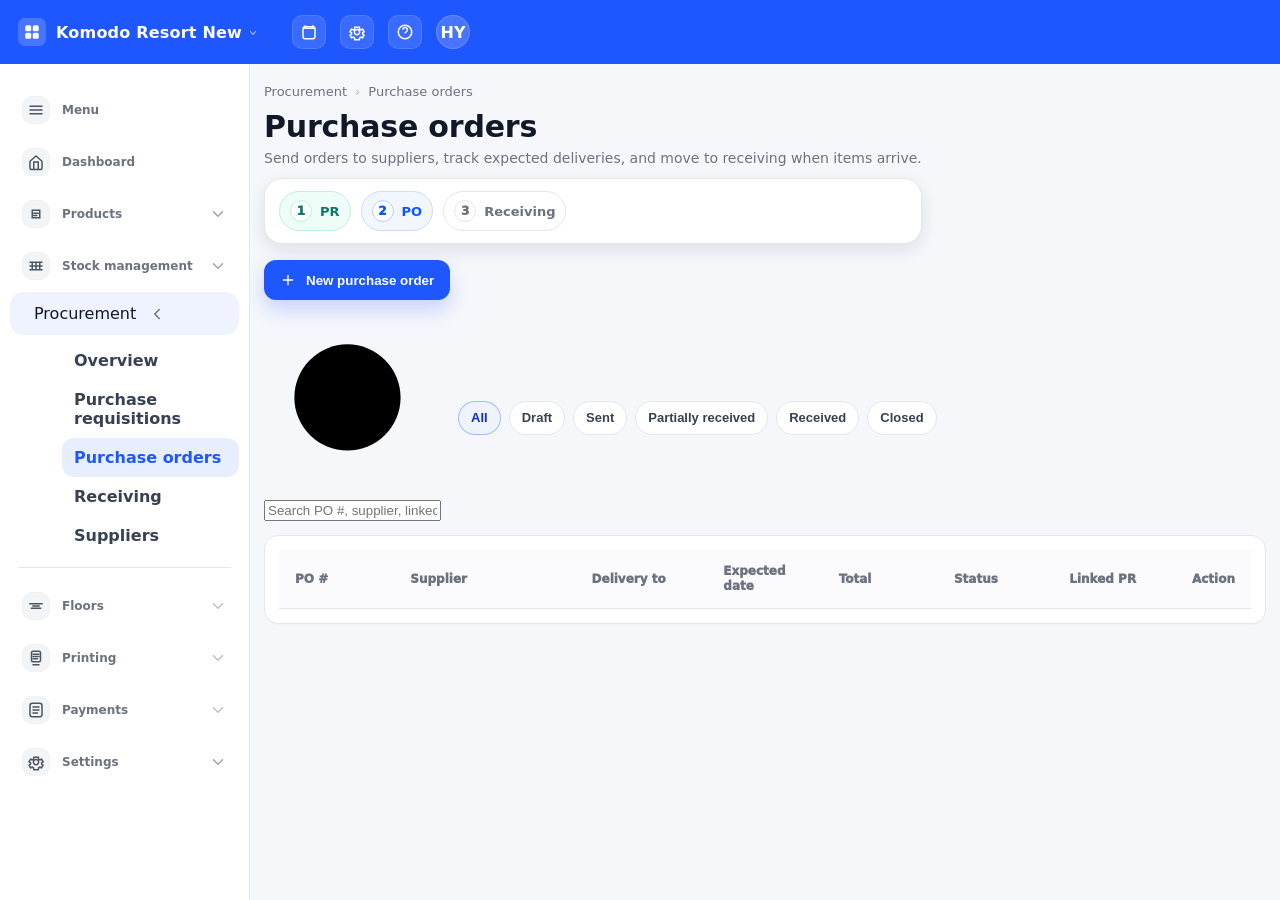
<file: procurement_pr_po_receiving_v1/procurement_po_v1.html>
<!doctype html>
<html lang="en">
<head>
  <meta charset="utf-8" />
  <meta name="viewport" content="width=device-width,initial-scale=1" />
  <title>Purchase orders - Komodo Resort New</title>
  <style>
:root{
      --blue:#1f57ff;
      --blue-2:#1a49d6;
      --bg:#f6f7fb;
      --card:#ffffff;
      --text:#111827;
      --muted:#6b7280;
      --line:#e5e7eb;

      --shadow: 0 10px 25px rgba(17,24,39,.08);
      --shadow-soft: 0 6px 18px rgba(17,24,39,.10);

      --radius:14px;
      --radius-sm:10px;

      --sidebar-w: 270px;
      --topbar-h: 64px;

      --nav-hover:#f3f4f6;
      --nav-open-bg:#eef3ff;
      --nav-active-bg:#e7efff;

      --font: ui-sans-serif, system-ui, -apple-system, Segoe UI, Roboto, Helvetica, Arial, "Apple Color Emoji","Segoe UI Emoji";
    }

    *{box-sizing:border-box}
    html,body{height:100%}
    body{
      margin:0;
      font-family:var(--font);
      color:var(--text);
      background:var(--bg);
      overflow-x:hidden;
    }

    /* Top bar */
    .topbar{
      position:sticky;
      top:0;
      z-index:80;
      height:var(--topbar-h);
      background:var(--blue);
      color:#fff;
      display:flex;
      align-items:center;
      padding:0 18px;
      gap:14px;
      box-shadow: 0 2px 0 rgba(255,255,255,.05);
    }
    .brand{
      display:flex;
      align-items:center;
      gap:10px;
      min-width:260px;
    }
    .brand .app-icon{
      width:28px;height:28px;border-radius:7px;
      background:rgba(255,255,255,.18);
      display:grid;place-items:center;
    }
    .brand .title{
      font-weight:650;
      letter-spacing:.2px;
      display:flex;
      align-items:center;
      gap:6px;
      white-space:nowrap;
    }
    .brand .caret{
      width:10px;height:10px;opacity:.85;
      transform:translateY(1px);
    }

    .global-search{
      flex:1;
      display:flex;
      justify-content:center;
    }
    .global-search .searchbox{
      width:min(860px, 100%);
      background:#fff;
      color:var(--text);
      border-radius:999px;
      height:40px;
      display:flex;
      align-items:center;
      padding:0 14px 0 16px;
      gap:10px;
      box-shadow: 0 6px 16px rgba(0,0,0,.12);
    }
    .global-search input{
      border:0;outline:0;
      width:100%;
      font-size:14px;
    }
    .global-search .magnify{
      width:18px;height:18px;opacity:.55;
    }

    .top-actions{
      display:flex;
      align-items:center;
      gap:14px;
    }
    .icon-btn{
      width:34px;height:34px;
      border-radius:10px;
      display:grid;place-items:center;
      background:rgba(255,255,255,.12);
      border:1px solid rgba(255,255,255,.12);
      cursor:pointer;
    }
    .icon-btn:hover{background:rgba(255,255,255,.18)}
    .icon-btn svg{width:18px;height:18px;fill:none;stroke:#fff;stroke-width:2}
    .avatar{
      width:34px;height:34px;border-radius:999px;
      background:rgba(255,255,255,.18);
      display:grid;place-items:center;
      font-weight:700;
      border:1px solid rgba(255,255,255,.18);
    }

    /* Fixed sidebar (full menu) */
    .sidebar{
      position:fixed;
      top:var(--topbar-h);
      left:0;
      bottom:0;
      width:var(--sidebar-w);
      background:#fff;
      border-right:1px solid var(--line);
      overflow:auto;
      padding:14px 10px 18px;
      z-index:70;
    }

    .menu-group{margin-top:6px}
    .menu-item{
      display:flex;
      align-items:center;
      gap:12px;
      padding:12px 12px;
      border-radius:14px;
      color:#111827;
      cursor:pointer;
      user-select:none;
    }
    .menu-item:hover{background:var(--nav-hover)}
    .menu-item .ico{
      width:28px;height:28px;border-radius:10px;
      display:grid;place-items:center;
      background:#f3f4f6;
      border:1px solid #eef2f7;
      flex:0 0 auto;
    }
    .menu-item .ico svg{width:18px;height:18px;fill:none;stroke:#4b5563;stroke-width:2}
    .menu-item .label{
      flex:1;
      font-weight:650;
    }
    .menu-item .chev{
      width:18px;height:18px;
      fill:none;stroke:#9ca3af;stroke-width:2;
      transition:transform .15s ease;
    }

    .menu-item.open{ background:var(--nav-open-bg); }
    .menu-item.open .chev{ transform:rotate(180deg); stroke:#6b7280; }

    .submenu{
      margin:6px 0 10px 52px;
      display:none;
    }
    .submenu.open{display:block;}
    .submenu a{
      display:block;
      text-decoration:none;
      color:#374151;
      padding:10px 12px;
      border-radius:12px;
      font-weight:600;
    }
    .submenu a:hover{background:var(--nav-hover)}
    .submenu a.active{
      background:var(--nav-active-bg);
      color:var(--blue);
    }

    .sidebar-divider{height:1px;background:var(--line);margin:12px 8px}

    /* Main content area */
    .content{
      margin-left:var(--sidebar-w);
      padding:18px 20px 70px;
      max-width: 1400px;
    }

    .breadcrumb{
      color:var(--muted);
      font-size:13px;
      display:flex;
      align-items:center;
      gap:8px;
      margin:4px 0 10px;
    }
    .crumb-dot{opacity:.5}

    .page-head{
      display:flex;
      align-items:flex-start;
      justify-content:space-between;
      gap:16px;
      margin-bottom:14px;
    }
    .page-title{
      font-size:30px;
      font-weight:750;
      margin:0;
      letter-spacing:-.2px;
    }
    .page-desc{
      margin:4px 0 0;
      color:var(--muted);
      max-width:860px;
      line-height:1.45;
      font-size:14px;
    }

    .primary-btn{
      height:40px;
      padding:0 16px;
      border-radius:12px;
      border:0;
      background:var(--blue);
      color:#fff;
      font-weight:650;
      display:inline-flex;
      align-items:center;
      gap:10px;
      cursor:pointer;
      box-shadow: 0 10px 20px rgba(31,87,255,.22);
      white-space:nowrap;
    }
    .primary-btn:hover{background:var(--blue-2)}
    .primary-btn svg{width:16px;height:16px;fill:none;stroke:#fff;stroke-width:2}

    .card{
      background:var(--card);
      border:1px solid var(--line);
      border-radius:var(--radius);
      box-shadow: 0 1px 0 rgba(17,24,39,.02);
    }

    .filters{
      display:flex;
      align-items:center;
      justify-content:space-between;
      gap:12px;
      margin:16px 0 12px;
    }
    .search-inline{
      width:320px;
      max-width:100%;
      display:flex;
      align-items:center;
      gap:10px;
      background:#fff;
      border:1px solid var(--line);
      border-radius:12px;
      padding:10px 12px;
    }
    .search-inline input{
      border:0;outline:0;width:100%;
      font-size:14px;
    }
    .search-inline svg{
      width:18px;height:18px;
      stroke:#9ca3af;stroke-width:2;fill:none;
    }

    /* Table */
    .table-wrap{
      overflow:auto;
      border-radius:var(--radius);
    }
    table{
      width:100%;
      border-collapse:separate;
      border-spacing:0;
      min-width: 980px;
      background:#fff;
    }
    thead th{
      text-align:left;
      font-size:12px;
      color:#6b7280;
      font-weight:700;
      padding:14px 16px;
      border-bottom:1px solid var(--line);
      background:#fbfbfd;
      position:sticky;
      top:0;
      z-index:1;
      white-space:nowrap;
    }
    tbody td{
      padding:14px 16px;
      border-bottom:1px solid var(--line);
      font-size:14px;
      color:#111827;
      white-space:nowrap;
    }
    tbody tr:hover{background:#fafafa}
    .name{font-weight:650;}
    .muted{color:var(--muted)}

    .actions{
      display:flex;
      align-items:center;
      gap:10px;
    }
    .mini-ico{
      width:34px;height:34px;
      border-radius:10px;
      border:1px solid var(--line);
      background:#fff;
      display:grid;place-items:center;
      cursor:pointer;
    }
    .mini-ico:hover{background:#f3f4f6}
    .mini-ico svg{
      width:16px;height:16px;
      fill:none;stroke:#374151;stroke-width:2;
    }

    /* Clickable row hint (only 1 row will use this) */
    .clickable-row td{ cursor:pointer; }
    .clickable-row .name{ color:#0f2ea6; }
    .clickable-row:hover{ background:#f6f8ff; }

    /* Help widget */
    .help-widget{
      position:fixed;
      right:22px;
      bottom:20px;
      z-index:90;
      display:flex;
      flex-direction:column;
      align-items:flex-end;
      gap:10px;
    }
    .help-menu{
      width:240px;
      background:#fff;
      border:1px solid var(--line);
      border-radius:16px;
      box-shadow:var(--shadow-soft);
      overflow:hidden;
      display:none;
      position:relative;
    }
    .help-menu.open{display:block}
    .help-menu .close-x{
      position:absolute;
      top:8px;
      right:8px;
      width:28px;height:28px;
      border-radius:10px;
      border:1px solid var(--line);
      background:#fff;
      cursor:pointer;
      display:grid;place-items:center;
    }
    .help-menu .close-x:hover{background:#f3f4f6}
    .help-menu .close-x svg{width:14px;height:14px;stroke:#6b7280;stroke-width:2;fill:none}

    .help-item{
      display:flex;
      align-items:center;
      gap:10px;
      padding:12px 14px;
      cursor:pointer;
      font-weight:650;
      color:#1f2937;
      border-bottom:1px solid var(--line);
    }
    .help-item:last-child{border-bottom:0}
    .help-item:hover{background:#f8fafc}
    .help-item svg{width:18px;height:18px;fill:none;stroke:var(--blue);stroke-width:2}

    .help-btn{
      display:flex;
      align-items:center;
      gap:10px;
      padding:10px 14px;
      border-radius:999px;
      border:0;
      background:var(--blue);
      color:#fff;
      font-weight:750;
      cursor:pointer;
      box-shadow: 0 12px 24px rgba(31,87,255,.28);
    }
    .help-btn:hover{background:var(--blue-2)}
    .help-btn svg{width:18px;height:18px;fill:none;stroke:#fff;stroke-width:2}

    .global-search{display:none}
      .content{padding:16px 14px 80px}
      .page-head{flex-direction:column;align-items:flex-start}
      .filters{flex-direction:column;align-items:flex-start}
      .search-inline{width:100%}
      table{min-width:860px}
      :root{ --sidebar-w: 250px; }
      .drawer{ width: 92vw; }
    }
  
    /* Views */
    .view{ display:none; }
    .view.active{ display:block; }

    .detail-head{
      display:flex;
      align-items:flex-start;
      justify-content:space-between;
      gap:16px;
      margin:8px 0 14px;
    }
    .back-btn{
      height:36px;
      padding:0 12px;
      border-radius:12px;
      border:1px solid var(--line);
      background:#fff;
      cursor:pointer;
      font-weight:800;
      color:#374151;
      display:inline-flex;
      align-items:center;
      gap:10px;
    }
    .back-btn:hover{background:#f3f4f6}
    .back-btn svg{width:16px;height:16px;fill:none;stroke:#374151;stroke-width:2}

    .page-actions{
      display:flex;
      gap:10px;
      align-items:center;
    }
    .secondary-pill{
      height:40px;
      padding:0 14px;
      border-radius:999px;
      border:1px solid var(--line);
      background:#fff;
      font-weight:900;
      color:#374151;
      display:inline-flex;
      align-items:center;
      gap:10px;
      cursor:default;
    }
    .secondary-pill svg{width:18px;height:18px;fill:none;stroke:#6b7280;stroke-width:2}

    /* Detail cards */
    .detail-grid{
      display:grid;
      grid-template-columns: 1fr 1fr;
      gap:12px;
      margin-top:14px;
    }
    .detail-card{
      border:1px solid var(--line);
      border-radius:var(--radius);
      background:#fff;
      padding:14px 14px;
    }
    .detail-card .k{
      font-size:12px;
      color:#6b7280;
      font-weight:900;
      margin-bottom:10px;
    }
    .detail-card .v{
      font-size:16px;
      font-weight:900;
      display:flex;
      align-items:center;
      justify-content:space-between;
      gap:12px;
    }
    .detail-card .sub{
      margin-top:8px;
      font-size:12px;
      color:var(--muted);
      font-weight:750;
      line-height:1.35;
    }
    .detail-card.wide{ grid-column: 1 / -1; }

    .detail-card.wide{ grid-column: auto; }
    }

  
    /* Modal */
    .modal-overlay{
      position:fixed;
      inset:0;
      background:rgba(17,24,39,.35);
      z-index:120;
      display:none;
      align-items:center;
      justify-content:center;
      padding:20px;
    }
    .modal-overlay.open{ display:flex; }

    .modal{
      width: 520px;
      max-width: 100%;
      background:#fff;
      border:1px solid var(--line);
      border-radius:18px;
      box-shadow: var(--shadow);
      overflow:hidden;
    }
    .modal-head{
      padding:16px 16px 12px;
      border-bottom:1px solid var(--line);
      display:flex;
      align-items:flex-start;
      justify-content:space-between;
      gap:12px;
    }
    .modal-title{
      margin:0;
      font-size:18px;
      font-weight:900;
      letter-spacing:-.2px;
    }
    .modal-sub{
      margin:6px 0 0;
      color:var(--muted);
      font-size:13px;
      font-weight:700;
      line-height:1.35;
    }
    .modal-body{
      padding:14px 16px 16px;
    }
    .form-grid{
      display:grid;
      grid-template-columns: 1fr 1fr;
      gap:12px;
    }
    .form-field{
      border:1px solid var(--line);
      border-radius:14px;
      padding:12px 12px;
      background:#fff;
    }
    .form-field .k{
      font-size:12px;
      color:#6b7280;
      font-weight:900;
      margin-bottom:8px;
    }
    .form-field .v{
      display:flex;
      align-items:center;
      gap:10px;
      justify-content:space-between;
    }
    .form-field input, .form-field select{
      width:100%;
      border:1px solid var(--line);
      border-radius:12px;
      padding:10px 10px;
      font-weight:800;
      outline:none;
      font-size:14px;
      background:#fff;
    }
    .form-field input:focus, .form-field select:focus{
      border-color: rgba(31,87,255,.5);
      box-shadow: 0 0 0 4px rgba(31,87,255,.10);
    }
    .form-field.wide{ grid-column: 1 / -1; }
    .hint{
      font-size:12px;
      color:var(--muted);
      font-weight:700;
      margin-top:8px;
      line-height:1.35;
    }
    .modal-foot{
      padding:12px 16px 16px;
      border-top:1px solid var(--line);
      display:flex;
      justify-content:flex-end;
      gap:10px;
    }
    .btn-secondary{
      height:40px;
      padding:0 14px;
      border-radius:12px;
      border:1px solid var(--line);
      background:#fff;
      cursor:pointer;
      font-weight:900;
      color:#374151;
    }
    .btn-secondary:hover{background:#f3f4f6}

    /* Toast */
    .toast{
      position:fixed;
      left:50%;
      bottom:24px;
      transform:translateX(-50%) translateY(20px);
      background:#111827;
      color:#fff;
      padding:10px 14px;
      border-radius:999px;
      font-weight:800;
      font-size:13px;
      box-shadow: 0 14px 30px rgba(0,0,0,.25);
      opacity:0;
      pointer-events:none;
      transition:opacity .18s ease, transform .18s ease;
      z-index:140;
      max-width: 90vw;
      white-space:nowrap;
      overflow:hidden;
      text-overflow:ellipsis;
    }
    .toast.show{
      opacity:1;
      transform:translateX(-50%) translateY(0);
    }

    .form-field.wide{ grid-column:auto; }
    }

    /* Stock count */
    .toolbar{
      display:flex;
      align-items:center;
      justify-content:space-between;
      gap:14px;
      flex-wrap:wrap;
      margin-top:14px;
    }
    .control-row{
      display:flex;
      align-items:center;
      gap:10px;
      flex-wrap:wrap;
    }
    .select, .input{
      height:40px;
      border:1px solid var(--line);
      border-radius:12px;
      padding:0 12px;
      background:#fff;
      font-weight:800;
      color:#111827;
      outline:none;
      min-width: 220px;
    }
    .select:focus, .input:focus{
      border-color: rgba(31,87,255,.5);
      box-shadow: 0 0 0 4px rgba(31,87,255,.10);
    }
    .input.small{ min-width: 140px; width:140px; }
    .select.small{ min-width: 180px; }
    .pill{
      display:inline-flex;
      align-items:center;
      gap:8px;
      padding:8px 10px;
      border-radius:999px;
      border:1px solid var(--line);
      background:#fff;
      font-size:12px;
      font-weight:900;
      color:#374151;
    }
    .pill .dot{
      width:8px;height:8px;border-radius:999px;background:#9ca3af;
    }
    .banner{
      border:1px solid var(--line);
      background:#fff;
      border-radius:18px;
      padding:12px 14px;
      display:flex;
      align-items:flex-start;
      justify-content:space-between;
      gap:12px;
      margin-top:14px;
      box-shadow: var(--shadow-soft);
    }
    .banner .b-title{ font-weight:950; }
    .banner .b-sub{ color:var(--muted); font-weight:750; font-size:13px; margin-top:4px; line-height:1.35; }
    .banner.warn{
      border-color:#fde68a;
      background:#fffbeb;
    }
    .banner.warn .dot{ background:#f59e0b; box-shadow:0 0 0 3px rgba(245,158,11,.18); }
    .banner.ok{
      border-color:#bbf7d0;
      background:#f0fdf4;
    }
    .banner.ok .dot{ background:#10b981; box-shadow:0 0 0 3px rgba(16,185,129,.16); }

    .count-table{
      width:100%;
      border-collapse:separate;
      border-spacing:0;
      background:#fff;
      border:1px solid var(--line);
      border-radius:18px;
      overflow:hidden;
      margin-top:14px;
    }
    .count-table thead th{
      text-align:left;
      font-size:13px;
      color:#6b7280;
      font-weight:900;
      padding:14px 14px;
      border-bottom:1px solid var(--line);
      background:#fbfbfd;
      white-space:nowrap;
    }
    .count-table tbody td{
      padding:14px 14px;
      border-bottom:1px solid #eef2f7;
      font-weight:800;
      vertical-align:middle;
      white-space:nowrap;
    }
    .count-table tbody tr:last-child td{ border-bottom:none; }
    .mono{ font-variant-numeric: tabular-nums; }
    .cell-muted{ color:var(--muted); font-weight:750; }
    .td-input{
      display:flex;
      align-items:center;
      gap:8px;
    }
    .td-input input{
      height:36px;
      border:1px solid var(--line);
      border-radius:12px;
      padding:0 10px;
      width:110px;
      outline:none;
      font-weight:900;
      background:#fff;
    }
    .td-input input:focus{
      border-color: rgba(31,87,255,.5);
      box-shadow: 0 0 0 4px rgba(31,87,255,.10);
    }
    .badge{
      display:inline-flex;
      align-items:center;
      gap:8px;
      padding:6px 10px;
      border-radius:999px;
      font-size:12px;
      font-weight:950;
      border:1px solid var(--line);
      background:#fff;
      color:#374151;
    }
    .badge .dot{
      width:8px;height:8px;border-radius:999px;background:#9ca3af;
    }
    .badge.ok{
      border-color:#bbf7d0;
      background:#f0fdf4;
      color:#0f766e;
    }
    .badge.ok .dot{ background:#10b981; box-shadow:0 0 0 3px rgba(16,185,129,.16); }
    .badge.review{
      border-color:#fde68a;
      background:#fffbeb;
      color:#92400e;
    }
    .badge.review .dot{ background:#f59e0b; box-shadow:0 0 0 3px rgba(245,158,11,.18); }
    .badge.pending{
      border-color:#e5e7eb;
      background:#fff;
      color:#374151;
    }
    .badge.pending .dot{ background:#9ca3af; }

    /* Stepper */
    .stepper{
      display:flex;
      align-items:center;
      gap:10px;
      padding:12px 14px;
      border:1px solid var(--line);
      background:#fff;
      border-radius:18px;
      box-shadow: var(--shadow-soft);
      margin-top:14px;
      flex-wrap:wrap;
    }
    .step{
      display:flex;
      align-items:center;
      gap:10px;
      padding:8px 10px;
      border-radius:999px;
      border:1px solid var(--line);
      background:#fff;
      font-weight:900;
      font-size:13px;
      color:#374151;
    }
    .step .num{
      width:22px;height:22px;border-radius:999px;
      display:grid;place-items:center;
      border:1px solid var(--line);
      background:#fbfbfd;
      font-size:12px;
      font-weight:950;
      color:#6b7280;
    }
    .step.active{
      border-color: rgba(31,87,255,.35);
      background: var(--nav-open-bg);
      color:#0b2bd6;
    }
    .step.active .num{
      background: rgba(31,87,255,.10);
      border-color: rgba(31,87,255,.35);
      color:#0b2bd6;
    }
    .step.done{
      border-color:#bbf7d0;
      background:#f0fdf4;
      color:#0f766e;
    }
    .step.done .num{
      background:#ecfdf5;
      border-color:#bbf7d0;
      color:#0f766e;
    }
    .step-sep{
      width:26px;height:2px;
      background:#e5e7eb;
      border-radius:999px;
    }

    /* Tabs / chips */
    .chips{
      display:flex;
      gap:8px;
      align-items:center;
      flex-wrap:wrap;
    }
    .chip{
      height:34px;
      padding:0 12px;
      border-radius:999px;
      border:1px solid var(--line);
      background:#fff;
      cursor:pointer;
      font-weight:900;
      color:#374151;
      display:inline-flex;
      align-items:center;
      gap:8px;
      font-size:13px;
    }
    .chip:hover{ background:#f3f4f6; }
    .chip.active{
      border-color: rgba(31,87,255,.35);
      background: var(--nav-open-bg);
      color:#0b2bd6;
    }
    .chip .count{
      padding:2px 8px;
      border-radius:999px;
      background:#f3f4f6;
      font-size:12px;
      font-weight:950;
      color:#374151;
    }
    .chip.active .count{
      background: rgba(31,87,255,.12);
      color:#0b2bd6;
    }

    /* Modal (reuse) */
    .modal-overlay{
      position:fixed;
      inset:0;
      background:rgba(17,24,39,.35);
      z-index:120;
      display:none;
      align-items:center;
      justify-content:center;
      padding:20px;
    }
    .modal-overlay.open{ display:flex; }
    .modal{
      width: 560px;
      max-width: 100%;
      background:#fff;
      border:1px solid var(--line);
      border-radius:18px;
      box-shadow: var(--shadow);
      overflow:hidden;
    }
    .modal-head{
      padding:16px 16px 12px;
      border-bottom:1px solid var(--line);
      display:flex;
      align-items:flex-start;
      justify-content:space-between;
      gap:12px;
    }
    .modal-title{
      margin:0;
      font-size:18px;
      font-weight:900;
      letter-spacing:-.2px;
    }
    .modal-sub{
      margin:6px 0 0;
      color:var(--muted);
      font-size:13px;
      font-weight:700;
      line-height:1.35;
    }
    .modal-body{ padding:14px 16px 16px; }
    .form-grid{
      display:grid;
      grid-template-columns: 1fr 1fr;
      gap:12px;
    }
    .form-field{
      border:1px solid var(--line);
      border-radius:14px;
      padding:12px 12px;
      background:#fff;
    }
    .form-field .k{
      font-size:12px;
      color:#6b7280;
      font-weight:900;
      margin-bottom:8px;
    }
    .form-field .v{
      display:flex;
      align-items:center;
      gap:10px;
      justify-content:space-between;
    }
    .form-field input, .form-field select{
      width:100%;
      border:1px solid var(--line);
      border-radius:12px;
      padding:10px 10px;
      font-weight:800;
      outline:none;
      font-size:14px;
      background:#fff;
    }
    .form-field input:focus, .form-field select:focus{
      border-color: rgba(31,87,255,.5);
      box-shadow: 0 0 0 4px rgba(31,87,255,.10);
    }
    .form-field.wide{ grid-column: 1 / -1; }
    .modal-foot{
      padding:12px 16px 16px;
      border-top:1px solid var(--line);
      display:flex;
      justify-content:flex-end;
      gap:10px;
      flex-wrap:wrap;
    }
    .btn-secondary{
      height:40px;
      padding:0 14px;
      border-radius:12px;
      border:1px solid var(--line);
      background:#fff;
      cursor:pointer;
      font-weight:900;
      color:#374151;
    }
    .btn-secondary:hover{background:#f3f4f6}
    .toast{
      position:fixed;
      left:50%;
      bottom:24px;
      transform:translateX(-50%) translateY(20px);
      background:#111827;
      color:#fff;
      padding:10px 14px;
      border-radius:999px;
      font-weight:800;
      font-size:13px;
      box-shadow: 0 14px 30px rgba(0,0,0,.25);
      opacity:0;
      pointer-events:none;
      transition:opacity .18s ease, transform .18s ease;
      z-index:140;
      max-width: 90vw;
      white-space:nowrap;
      overflow:hidden;
      text-overflow:ellipsis;
    }
    .toast.show{
      opacity:1;
      transform:translateX(-50%) translateY(0);
    }

    /* Count table tweaks */
    .count-table tbody td{ white-space:normal; }
    .line-actions{
      display:flex;
      align-items:center;
      justify-content:flex-end;
      gap:10px;
      flex-wrap:wrap;
    }
    .link-btn{
      border:none;
      background:transparent;
      color:#0b2bd6;
      font-weight:950;
      cursor:pointer;
      padding:0;
      font-size:13px;
    }
    .link-btn:hover{ text-decoration:underline; }
    .mini-muted{ color:var(--muted); font-weight:750; font-size:12px; margin-top:4px; }
    .batch-box{
      border:1px solid var(--line);
      border-radius:14px;
      padding:10px 10px;
      background:#fbfbfd;
      margin-top:10px;
    }
    .batch-row{
      display:flex;
      gap:10px;
      align-items:center;
      flex-wrap:wrap;
      padding:8px 0;
      border-bottom:1px dashed #e5e7eb;
    }
    .batch-row:last-child{ border-bottom:none; }
    .batch-row input{
      height:36px;
      border:1px solid var(--line);
      border-radius:12px;
      padding:0 10px;
      outline:none;
      font-weight:900;
      background:#fff;
    }
    .batch-row input:focus{
      border-color: rgba(31,87,255,.5);
      box-shadow: 0 0 0 4px rgba(31,87,255,.10);
    }
    .batch-row .qty{ width:120px; }
    .batch-row .date{ width:170px; }
    .tag{
      display:inline-flex;
      align-items:center;
      gap:8px;
      padding:6px 10px;
      border-radius:999px;
      font-size:12px;
      font-weight:950;
      border:1px solid var(--line);
      background:#fff;
      color:#374151;
      white-space:nowrap;
    }
    .tag .dot{ width:8px;height:8px;border-radius:999px;background:#9ca3af; }
    .tag.counted{
      border-color:#bbf7d0;
      background:#f0fdf4;
      color:#0f766e;
    }
    .tag.counted .dot{ background:#10b981; box-shadow:0 0 0 3px rgba(16,185,129,.16); }
    .tag.not{
      border-color:#e5e7eb;
      background:#fff;
      color:#374151;
    }
    .tag.review{
      border-color:#fde68a;
      background:#fffbeb;
      color:#92400e;
    }
    .tag.review .dot{ background:#f59e0b; box-shadow:0 0 0 3px rgba(245,158,11,.18); }
    .right-actions{
      display:flex;
      gap:10px;
      align-items:center;
      justify-content:flex-end;
      flex-wrap:wrap;
    }
    .impact{
      font-weight:950;
      color:#111827;
      font-size:13px;
      background:#fff;
      border:1px solid var(--line);
      border-radius:999px;
      padding:8px 10px;
    }
    .hidden{ display:none !important; }

    .form-field.wide{ grid-column:auto; }
    }
    /* Procurement overview layout helpers */
    .kpi-grid{ display:grid; grid-template-columns: repeat(12, 1fr); gap:14px; margin-top:14px; }
    .kpi{ padding:14px; }
    .kpi .k{ color:var(--muted); font-weight:900; font-size:12px; }
    .kpi .v{ font-weight:950; font-size:24px; margin-top:6px; }
    .kpi .s{ color:var(--muted); font-weight:750; font-size:13px; margin-top:6px; line-height:1.35; }
    }
    }


    /* Procurement overview layout helpers */
    .kpi-grid{ display:grid; grid-template-columns: repeat(12, 1fr); gap:14px; margin-top:14px; }
    .kpi{ padding:14px; }
    .kpi .k{ color:var(--muted); font-weight:900; font-size:12px; }
    .kpi .v{ font-weight:950; font-size:24px; margin-top:6px; }
    .kpi .s{ color:var(--muted); font-weight:750; font-size:13px; margin-top:6px; line-height:1.35; }
    }
    }
    .proc-delivery-table th, .proc-delivery-table td{
      white-space:nowrap;
      overflow:hidden;
      text-overflow:ellipsis;
    }
    /* If a table still exceeds card width, allow horizontal scroll inside the card */
    /* keeps columns readable without breaking layout */
    

    /* Procurement: keep tables fully visible, no overlap, no horizontal overflow */
    .content .card{ min-width:0; } /* critical for CSS grid (prevents overlap) */

    .proc-reorder-table,
    .proc-delivery-table{
      width:100%;
      table-layout: fixed; /* enforce column widths within the card */
    }

    .proc-reorder-table th, .proc-reorder-table td,
    .proc-delivery-table th, .proc-delivery-table td{
      white-space: normal;           /* allow wrapping */
      overflow-wrap: anywhere;       /* wrap long strings */
      word-break: break-word;
      line-height: 1.25;
      vertical-align: middle;
    }

    /* Reorder table column widths */
    .proc-reorder-table th:nth-child(1), .proc-reorder-table td:nth-child(1){ width:28%; }
    .proc-reorder-table th:nth-child(2), .proc-reorder-table td:nth-child(2){ width:18%; }
    .proc-reorder-table th:nth-child(3), .proc-reorder-table td:nth-child(3){ width:12%; }
    .proc-reorder-table th:nth-child(4), .proc-reorder-table td:nth-child(4){ width:14%; }
    .proc-reorder-table th:nth-child(5), .proc-reorder-table td:nth-child(5){ width:16%; }
    .proc-reorder-table th:nth-child(6), .proc-reorder-table td:nth-child(6){ width:12%; text-align:right; }

    /* Deliveries table column widths */
    .proc-delivery-table th:nth-child(1), .proc-delivery-table td:nth-child(1){ width:22%; }
    .proc-delivery-table th:nth-child(2), .proc-delivery-table td:nth-child(2){ width:34%; }
    .proc-delivery-table th:nth-child(3), .proc-delivery-table td:nth-child(3){ width:24%; }
    .proc-delivery-table th:nth-child(4), .proc-delivery-table td:nth-child(4){ width:20%; text-align:right; }

    /* Keep badges from forcing overflow */
    .proc-delivery-table .tag{ max-width: 100%; }
    .proc-delivery-table .tag span{ display:inline-block; max-width:100%; }

    /* Stepper */
    .stepper{ display:flex; gap:10px; align-items:center; flex-wrap:wrap; margin-top:10px; }
    .step{ display:flex; gap:8px; align-items:center; padding:8px 10px; border:1px solid var(--line); border-radius:999px; background:#fff; font-weight:900; color:var(--muted); font-size:13px; }
    .step .num{ width:22px; height:22px; border-radius:999px; display:grid; place-items:center; border:1px solid var(--line); background:#fff; color:var(--muted); font-weight:950; }
    .step.active{ color:#0b57ff; border-color:#cddcff; background:#f2f7ff; }
    .step.active .num{ border-color:#bcd1ff; color:#0b57ff; background:#fff; }
    .step.done{ color:#0f766e; border-color:#baf2e2; background:#effdf8; }
    .step.done .num{ border-color:#baf2e2; color:#0f766e; background:#fff; }

    /* Right panel */
    .split{ display:grid; grid-template-columns: repeat(12, 1fr); gap:14px; margin-top:14px; }
    .panel{ padding:14px; min-width:0; }
    .panel-title{ font-weight:950; font-size:16px; }
    .panel-sub{ color:var(--muted); font-weight:750; font-size:13px; margin-top:4px; }
    .kv{ display:grid; grid-template-columns: 1fr 1fr; gap:10px; margin-top:12px; }
    .kv .cell{ border:1px solid var(--line); border-radius:14px; background:#fff; padding:10px 12px; }
    .kv .k{ color:var(--muted); font-weight:900; font-size:12px; }
    .kv .v{ font-weight:950; font-size:14px; margin-top:4px; }
    .mono{ font-variant-numeric: tabular-nums; font-feature-settings: "tnum" 1; }

    /* Approval timeline */
    .timeline{ margin-top:12px; display:flex; flex-direction:column; gap:10px; }
    .t-item{ display:flex; gap:10px; align-items:flex-start; }
    .t-dot{ width:10px; height:10px; border-radius:999px; margin-top:6px; background:#dbe7ff; border:2px solid #bcd1ff; }
    .t-item .txt{ font-weight:850; }
    .t-item .sub{ color:var(--muted); font-weight:750; font-size:12px; margin-top:2px; }

    /* Data table wrap with full visibility */
    .data-table{ width:100%; table-layout:fixed; }
    .data-table th, .data-table td{ white-space: normal; overflow-wrap:anywhere; word-break:break-word; line-height:1.25; vertical-align:middle; }
    .data-table th{ color:var(--muted); font-weight:950; font-size:12px; }
    .data-table td{ font-weight:850; }
    .data-table .right{ text-align:right; }
    .data-table .muted{ color:var(--muted); font-weight:800; }
    .tag{ display:inline-flex; gap:8px; align-items:center; padding:6px 10px; border-radius:999px; border:1px solid var(--line); background:#fff; font-weight:900; font-size:12px; }
    .tag.pending{ background:#fff7ed; border-color:#fed7aa; color:#9a3412; }
    .tag.ok{ background:#effdf8; border-color:#baf2e2; color:#0f766e; }
    .tag.bad{ background:#fff1f2; border-color:#fecdd3; color:#9f1239; }
    .tag.neutral{ background:#f8fafc; border-color:#e2e8f0; color:#334155; }

    .btn-row{ display:flex; gap:10px; flex-wrap:wrap; align-items:center; justify-content:flex-end; margin-top:12px; }
    .ghost-btn{ height:40px; border-radius:12px; border:1px solid var(--line); background:#fff; padding:0 12px; font-weight:900; cursor:pointer; }
    .ghost-btn:hover{ background:#f6f8ff; border-color:#cddcff; }
    .danger-btn{ height:40px; border-radius:12px; border:1px solid #fecdd3; background:#fff1f2; padding:0 12px; font-weight:950; cursor:pointer; color:#9f1239; }
    .danger-btn:hover{ filter:brightness(.98); }

    .drawer{ position: fixed; inset: 0; background: rgba(15,23,42,.45); display:none; align-items:center; justify-content:center; z-index: 9998; padding:16px; }
    .drawer.open{ display:flex; }
    .modal{ width: min(920px, 100%); background:#fff; border-radius:18px; border:1px solid var(--line); box-shadow: 0 24px 60px rgba(0,0,0,.22); overflow:hidden; }
    .modal-head{ display:flex; justify-content:space-between; align-items:center; padding:14px 16px; border-bottom:1px solid var(--line); }
    .modal-title{ font-weight:950; }
    .modal-body{ padding:14px 16px; }
    .form-grid{ display:grid; grid-template-columns: repeat(12, 1fr); gap:12px; }
    .field{ grid-column: span 6; }
    .field.full{ grid-column: span 12; }
    .label{ color:var(--muted); font-weight:900; font-size:12px; }
    .input, .select, .textarea{
      width:100%; border:1px solid var(--line); border-radius:12px; height:40px; padding:0 12px; outline:none; font-weight:850;
    }
    .textarea{ height:auto; padding:10px 12px; min-height:74px; resize:vertical; }
    .muted-note{ color:var(--muted); font-weight:750; font-size:12px; margin-top:6px; }
    .divider{ height:1px; background:var(--line); margin:12px 0; }

  </style>
</head>
<body>
<!-- Topbar -->
  <header class="topbar">
    <div class="brand">
      <div class="app-icon" title="App">
        <svg width="18" height="18" viewBox="0 0 24 24" aria-hidden="true">
          <rect x="3" y="3" width="8" height="8" rx="2" fill="white" opacity=".95"></rect>
          <rect x="13" y="3" width="8" height="8" rx="2" fill="white" opacity=".95"></rect>
          <rect x="3" y="13" width="8" height="8" rx="2" fill="white" opacity=".95"></rect>
          <rect x="13" y="13" width="8" height="8" rx="2" fill="white" opacity=".95"></rect>
        </svg>
      </div>
      <div class="title">
        Komodo Resort New
        <svg class="caret" viewBox="0 0 20 20" aria-hidden="true">
          <path d="M5 7l5 6 5-6" fill="none" stroke="white" stroke-width="2" stroke-linecap="round" stroke-linejoin="round"></path>
        </svg>
      </div>
    </div>

    <div class="global-search">
      <div class="searchbox">
        <svg class="magnify" viewBox="0 0 24 24" aria-hidden="true">
          <circle cx="11" cy="11" r="7" fill="none" stroke="#111827" stroke-width="2"></circle>
          <path d="M20 20l-3.5-3.5" fill="none" stroke="#111827" stroke-width="2" stroke-linecap="round"></path>
        </svg>
        <input type="text" placeholder="Search" />
      </div>
    </div>

    <div class="top-actions">
      <div class="icon-btn" title="Calendar">
        <svg viewBox="0 0 24 24" aria-hidden="true">
          <path d="M7 3v3M17 3v3" />
          <path d="M4 7h16" />
          <rect x="4" y="5" width="16" height="16" rx="3" />
        </svg>
      </div>
      <div class="icon-btn" title="Settings">
        <svg viewBox="0 0 24 24" aria-hidden="true">
          <path d="M12 15.5a3.5 3.5 0 1 0 0-7 3.5 3.5 0 0 0 0 7Z"></path>
          <path d="M19.4 15a7.8 7.8 0 0 0 .1-2l2-1.3-2-3.4-2.3.8a7.6 7.6 0 0 0-1.7-1l-.3-2.4H9l-.3 2.4a7.6 7.6 0 0 0-1.7 1l-2.3-.8-2 3.4 2 1.3a7.8 7.8 0 0 0 .1 2l-2 1.3 2 3.4 2.3-.8a7.6 7.6 0 0 0 1.7 1l.3 2.4h6l.3-2.4a7.6 7.6 0 0 0 1.7-1l2.3.8 2-3.4-2-1.3Z"></path>
        </svg>
      </div>
      <div class="icon-btn" title="Help">
        <svg viewBox="0 0 24 24" aria-hidden="true">
          <path d="M12 18h.01"></path>
          <path d="M9.1 9a3 3 0 1 1 5.8 1c0 2-3 2-3 4"></path>
          <circle cx="12" cy="12" r="9"></circle>
        </svg>
      </div>
      <div class="avatar" title="User">HY</div>
    </div>
  </header>
<!-- Fixed Sidebar -->
  <aside class="sidebar">
    <div class="menu-group">
      <div class="menu-item" data-link="#">
        <div class="ico">
          <svg viewBox="0 0 24 24" aria-hidden="true">
            <path d="M4 7h16M4 12h16M4 17h16" stroke-linecap="round"></path>
          </svg>
        </div>
        <div class="label">Menu</div>
      </div>

      <div class="menu-item" data-link="#">
        <div class="ico">
          <svg viewBox="0 0 24 24" aria-hidden="true">
            <path d="M4 11l8-7 8 7v9a2 2 0 0 1-2 2H6a2 2 0 0 1-2-2z"></path>
            <path d="M9 22V12h6v10"></path>
          </svg>
        </div>
        <div class="label">Dashboard</div>
      </div>

      <!-- Products (expandable) -->
      <div class="menu-item" data-toggle="products">
        <div class="ico">
          <svg viewBox="0 0 24 24" aria-hidden="true">
            <path d="M7 7h10v10H7z"></path>
            <path d="M9 11h6M9 14h4" stroke-linecap="round"></path>
          </svg>
        </div>
        <div class="label">Products</div>
        <svg class="chev" viewBox="0 0 24 24" aria-hidden="true">
          <path d="M6 9l6 6 6-6" stroke-linecap="round" stroke-linejoin="round"></path>
        </svg>
      </div>
      <div class="submenu" data-submenu="products">
        <a href="#" onclick="return false;">Products</a>
        <a href="#" onclick="return false;">Categories</a>
        <a href="#" onclick="return false;">Combinations</a>
        <a href="ingredients_v14_with_procurement.html">Ingredients</a>
        <a href="#" onclick="return false;">Unit Types</a>
      </div>

      <!-- Stock Management (expandable) -->
      <div class="menu-item" data-toggle="stock">
        <div class="ico">
          <svg viewBox="0 0 24 24" aria-hidden="true">
            <path d="M4 7h16M4 12h16M4 17h16" stroke-linecap="round"></path>
            <path d="M7 7v10M12 7v10M17 7v10"></path>
          </svg>
        </div>
        <div class="label">Stock management</div>
        <svg class="chev" viewBox="0 0 24 24" aria-hidden="true">
          <path d="M6 9l6 6 6-6" stroke-linecap="round" stroke-linejoin="round"></path>
        </svg>
      </div>
      <div class="submenu" data-submenu="stock">
        <a class="submenu-link" href="ingredients_v14_with_procurement.html"><span>Ingredients</span></a>
        <a class="submenu-link" href="stock_count_v4_with_procurement.html"><span>Stock count</span></a>
        <a class="submenu-link" href="#" onclick="return false;"><span>Recipes</span></a>
        <a class="submenu-link" href="#" onclick="return false;"><span>Purchase Orders</span></a>
        <a class="submenu-link" href="#" onclick="return false;"><span>Receiving</span></a>
        <a class="submenu-link" href="#" onclick="return false;"><span>Vendor Credits</span></a>
      </div>
      <div class="menu-item open" data-toggle="procurement">
        <div class="menu-icon">
          <svg viewBox="0 0 24 24" aria-hidden="true">
            <path d="M6 7h15l-2 10H8L6 7z" stroke-linejoin="round"></path>
            <path d="M6 7l-2-3H2" stroke-linecap="round"></path>
            <path d="M9 20a1 1 0 100-2 1 1 0 000 2zM18 20a1 1 0 100-2 1 1 0 000 2z"></path>
          </svg>
        </div>
        <span class="menu-label">Procurement</span>
        <div class="chev">
          <svg viewBox="0 0 24 24" aria-hidden="true"><path d="M9 18l6-6-6-6" stroke-linecap="round" stroke-linejoin="round"></path></svg>
        </div>
      </div>
      
      <div class="submenu open" data-submenu="procurement">
        <a class="submenu-link" href="procurement_overview_v2.html"><span>Overview</span></a>
        <a class="submenu-link" href="procurement_pr_v1.html"><span>Purchase requisitions</span></a>
        <a class="submenu-link active" href="procurement_po_v1.html"><span>Purchase orders</span></a>
        <a class="submenu-link" href="procurement_receiving_v1.html"><span>Receiving</span></a>
        <a class="submenu-link" href="#"><span>Suppliers</span></a>
      </div>



      <div class="sidebar-divider"></div>

      <div class="menu-item" data-link="#">
        <div class="ico">
          <svg viewBox="0 0 24 24" aria-hidden="true">
            <path d="M3 9h18"></path>
            <path d="M7 12h10"></path>
            <path d="M5 15h14"></path>
          </svg>
        </div>
        <div class="label">Floors</div>
        <svg class="chev" viewBox="0 0 24 24" aria-hidden="true" style="opacity:.65">
          <path d="M6 9l6 6 6-6" stroke-linecap="round" stroke-linejoin="round"></path>
        </svg>
      </div>

      <div class="menu-item" data-link="#">
        <div class="ico">
          <svg viewBox="0 0 24 24" aria-hidden="true">
            <rect x="6" y="3" width="12" height="14" rx="2"></rect>
            <path d="M8 7h8M8 10h8M8 13h6" stroke-linecap="round"></path>
            <path d="M8 21h8" stroke-linecap="round"></path>
          </svg>
        </div>
        <div class="label">Printing</div>
        <svg class="chev" viewBox="0 0 24 24" aria-hidden="true" style="opacity:.65">
          <path d="M6 9l6 6 6-6" stroke-linecap="round" stroke-linejoin="round"></path>
        </svg>
      </div>

      <div class="menu-item" data-link="#">
        <div class="ico">
          <svg viewBox="0 0 24 24" aria-hidden="true">
            <rect x="4" y="3" width="16" height="18" rx="3"></rect>
            <path d="M8 8h8M8 12h8M8 16h6" stroke-linecap="round"></path>
          </svg>
        </div>
        <div class="label">Payments</div>
        <svg class="chev" viewBox="0 0 24 24" aria-hidden="true" style="opacity:.65">
          <path d="M6 9l6 6 6-6" stroke-linecap="round" stroke-linejoin="round"></path>
        </svg>
      </div>

      <div class="menu-item" data-toggle="settings">
        <div class="ico">
          <svg viewBox="0 0 24 24" aria-hidden="true">
            <path d="M12 15.5a3.5 3.5 0 1 0 0-7 3.5 3.5 0 0 0 0 7Z"></path>
            <path d="M19.4 15a7.8 7.8 0 0 0 .1-2l2-1.3-2-3.4-2.3.8a7.6 7.6 0 0 0-1.7-1l-.3-2.4H9l-.3 2.4a7.6 7.6 0 0 0-1.7 1l-2.3-.8-2 3.4 2 1.3a7.8 7.8 0 0 0 .1 2l-2 1.3 2 3.4 2.3-.8a7.6 7.6 0 0 0 1.7 1l.3 2.4h6l.3-2.4a7.6 7.6 0 0 0 1.7-1l2.3.8 2-3.4-2-1.3Z"></path>
          </svg>
        </div>
        <div class="label">Settings</div>
        <svg class="chev" viewBox="0 0 24 24" aria-hidden="true">
          <path d="M6 9l6 6 6-6" stroke-linecap="round" stroke-linejoin="round"></path>
        </svg>
      </div>
      <div class="submenu" data-submenu="settings">
        <a href="#" onclick="return false;">General</a>
        <a href="#" onclick="return false;">Users</a>
        <a href="#" onclick="return false;">Integrations</a>
      </div>
    </div>
  </aside>

  <main class="content">
    <div id="poListView">
      <div class="breadcrumb">
        <span>Procurement</span><span class="crumb-dot">›</span><span>Purchase orders</span>
      </div>

      <div class="page-head">
        <div>
          <h1 class="page-title">Purchase orders</h1>
          <p class="page-desc">Send orders to suppliers, track expected deliveries, and move to receiving when items arrive.</p>
          <div class="stepper">
            <div class="step done"><span class="num">1</span> PR</div>
            <div class="step active"><span class="num">2</span> PO</div>
            <div class="step"><span class="num">3</span> Receiving</div>
          </div>
        </div>
        <div class="right-actions">
          <button class="primary-btn" id="btnNewPO">
            <svg viewBox="0 0 24 24" aria-hidden="true"><path d="M12 5v14M5 12h14" stroke-linecap="round"></path></svg>
            New purchase order
          </button>
        </div>
      </div>

      <div style="display:flex;gap:12px;align-items:center;flex-wrap:wrap;margin-top:10px;">
        <div class="search">
          <svg viewBox="0 0 24 24" aria-hidden="true">
            <path d="M21 21l-4.35-4.35" stroke-linecap="round"/>
            <circle cx="11" cy="11" r="7"/>
          </svg>
          <input id="poSearch" placeholder="Search PO #, supplier, linked PR..." />
        </div>

        <div class="chips">
          <button class="chip active" data-filter="All">All</button>
          <button class="chip" data-filter="Draft">Draft</button>
          <button class="chip" data-filter="Sent">Sent</button>
          <button class="chip" data-filter="Partially received">Partially received</button>
          <button class="chip" data-filter="Received">Received</button>
          <button class="chip" data-filter="Closed">Closed</button>
        </div>
      </div>

      <div class="card" style="margin-top:14px; padding:14px;">
        <table class="data-table" id="poTable">
          <thead>
            <tr>
              <th style="width:14%;">PO #</th>
              <th style="width:22%;">Supplier</th>
              <th style="width:16%;">Delivery to</th>
              <th style="width:14%;">Expected date</th>
              <th style="width:14%;">Total</th>
              <th style="width:14%;">Status</th>
              <th style="width:14%;">Linked PR</th>
              <th class="right" style="width:10%;">Action</th>
            </tr>
          </thead>
          <tbody id="poTbody"></tbody>
        </table>
      </div>
    </div>

    <div id="poDetailView" style="display:none;">
      <div class="breadcrumb">
        <a href="#" id="backToPOList" class="mini-muted" style="text-decoration:none;font-weight:950;">← Back</a>
        <span class="crumb-dot">›</span>
        <span>Procurement</span><span class="crumb-dot">›</span><span>Purchase orders</span>
      </div>

      <div class="page-head" style="align-items:flex-start;">
        <div>
          <h1 class="page-title" id="poTitle">PO</h1>
          <p class="page-desc" id="poSubtitle"></p>
          <div class="stepper">
            <div class="step done"><span class="num">1</span> PR</div>
            <div class="step active"><span class="num">2</span> PO</div>
            <div class="step" id="poStepRcv"><span class="num">3</span> Receiving</div>
          </div>
        </div>
        <div class="right-actions">
          <button class="btn-secondary" id="btnSendPO" style="height:40px;border-radius:12px;">Send PO</button>
          <button class="primary-btn" id="btnReceivePO" style="box-shadow:none;">
            <svg viewBox="0 0 24 24" aria-hidden="true"><path d="M7 7h10v10H7z" stroke-linejoin="round"></path><path d="M9 11h6M9 14h6" stroke-linecap="round"></path></svg>
            Start receiving
          </button>
        </div>
      </div>

      <div class="split">
        <div class="card panel" style="grid-column: span 8;">
          <div style="display:flex;align-items:flex-start;justify-content:space-between;gap:12px;flex-wrap:wrap;">
            <div>
              <div class="panel-title">Order lines</div>
              <div class="panel-sub">Ordered quantities and pricing. Receiving will update delivered quantities.</div>
            </div>
            <div class="tag neutral" id="poStatusTag">Status</div>
          </div>

          <div class="divider"></div>

          <table class="data-table" id="poItemsTable">
            <thead>
              <tr>
                <th style="width:26%;">Item</th>
                <th style="width:10%;">SKU</th>
                <th style="width:10%;">UOM</th>
                <th style="width:14%;">Ordered qty</th>
                <th style="width:14%;">Received qty</th>
                <th style="width:14%;">Unit price</th>
                <th class="right" style="width:12%;">Subtotal</th>
              </tr>
            </thead>
            <tbody id="poItemsTbody"></tbody>
          </table>

          <div class="hint" style="margin-top:10px;">
            Prototype: “Send PO” won’t email suppliers, but it changes PO status to Sent.
          </div>
        </div>

        <div class="card panel" style="grid-column: span 4;">
          <div class="panel-title">Order details</div>
          <div class="panel-sub">Supplier, linked PR, totals and activity.</div>

          <div class="kv">
            <div class="cell"><div class="k">Supplier</div><div class="v" id="kvSupplier">—</div></div>
            <div class="cell"><div class="k">Delivery to</div><div class="v" id="kvDelivery">—</div></div>
            <div class="cell"><div class="k">Expected date</div><div class="v mono" id="kvExpected">—</div></div>
            <div class="cell"><div class="k">Linked PR</div><div class="v mono" id="kvLinkedPR">—</div></div>
            <div class="cell full" style="grid-column: span 2;"><div class="k">Total</div><div class="v" id="kvPOTotal">—</div></div>
          </div>

          <div class="divider"></div>

          <div style="font-weight:950;">Activity</div>
          <div class="timeline" id="poTimeline"></div>

          <div class="divider"></div>

          <div style="font-weight:950;">Credits (auto)</div>
          <div class="muted-note">Credits appear after receiving when delivered qty is less than ordered.</div>
          <div id="poCredits" style="margin-top:10px; display:flex; flex-direction:column; gap:10px;"></div>
        </div>
      </div>
    </div>

  </main>

<!-- Help widget -->
  <div class="help-widget">
    <div class="help-menu" id="helpMenu">
      <button class="close-x" id="helpClose" title="Close">
        <svg viewBox="0 0 24 24" aria-hidden="true">
          <path d="M6 6l12 12M18 6L6 18" stroke-linecap="round"></path>
        </svg>
      </button>
      <div class="help-item">
        <svg viewBox="0 0 24 24" aria-hidden="true">
          <circle cx="12" cy="12" r="9"></circle>
          <path d="M12 18h.01"></path>
          <path d="M9.1 9a3 3 0 1 1 5.8 1c0 2-3 2-3 4"></path>
        </svg>
        Help &amp; Support
      </div>
      <div class="help-item">
        <svg viewBox="0 0 24 24" aria-hidden="true">
          <path d="M4 4h16v12H7l-3 3V4z"></path>
          <path d="M8 9h8M8 12h6" stroke-linecap="round"></path>
        </svg>
        Give Feedback
      </div>
    </div>

    


  


  


  


  

  <script>
    // ===== Sidebar accordion toggles =====
    document.querySelectorAll('.menu-item[data-toggle]').forEach(item => {
      item.addEventListener('click', () => {
        const key = item.getAttribute('data-toggle');
        const submenu = document.querySelector('.submenu[data-submenu="'+key+'"]');
        if (!submenu) return;
        const isOpen = submenu.classList.contains('open');
        submenu.classList.toggle('open', !isOpen);
        item.classList.toggle('open', !isOpen);
      });
    });

    // ===== Help menu toggle =====
    const helpBtn = document.getElementById('helpBtn');
    const helpMenu = document.getElementById('helpMenu');
    const helpClose = document.getElementById('helpClose');
    function closeHelp(){ if (helpMenu) helpMenu.classList.remove('open'); }
    if (helpBtn){
      helpBtn.addEventListener('click', (e) => { e.stopPropagation(); helpMenu.classList.toggle('open'); });
    }
    if (helpClose){
      helpClose.addEventListener('click', (e) => { e.stopPropagation(); closeHelp(); });
    }
    document.addEventListener('click', closeHelp);

    // ===== Tiny toast =====
    function toast(msg){
      const el = document.createElement('div');
      el.className = 'toast';
      el.textContent = msg;
      document.body.appendChild(el);
      requestAnimationFrame(()=> el.classList.add('show'));
      setTimeout(()=>{ el.classList.remove('show'); setTimeout(()=>el.remove(), 250); }, 2600);
    }

    // ===== Procurement storage =====
    const STORE_KEY = 'procurement_demo_v1';
    function nowISO(){ return new Date().toISOString(); }
    function id(prefix){
      const n = Math.floor(Math.random()*90000)+10000;
      return prefix + '-' + n;
    }
    function getStore(){
      const raw = localStorage.getItem(STORE_KEY);
      if (raw) return JSON.parse(raw);
      // seed demo data
      const seed = {
        settings: {
          approvalsEnabled: true,
          thresholds: [
            { level: 1, role: 'Outlet manager', rule: 'Required' },
            { level: 2, role: 'Finance', rule: 'If total > IDR 5,000,000' },
            { level: 3, role: 'Owner', rule: 'If total > IDR 20,000,000' },
          ]
        },
        prs: [],
        pos: [],
        receivings: [],
        credits: []
      };
      localStorage.setItem(STORE_KEY, JSON.stringify(seed));
      return seed;
    }
    function saveStore(store){ localStorage.setItem(STORE_KEY, JSON.stringify(store)); }

    // ===== Draft PR helpers =====
    function getOrCreateDraftPR(){
      const store = getStore();
      let pr = store.prs.find(p => p.status === 'Draft');
      if (!pr){
        pr = {
          id: id('PR'),
          createdAt: nowISO(),
          requester: 'HY',
          scope: 'Full store',
          location: 'Main kitchen',
          neededBy: new Date(Date.now()+7*86400000).toISOString().slice(0,10),
          status: 'Draft',
          approvals: [],
          items: [],
          activity: [{ at: nowISO(), text: 'Draft requisition created' }]
        };
        store.prs.unshift(pr);
        saveStore(store);
      }
      return pr;
    }

    function addItemToDraftPR(item){
      const store = getStore();
      const pr = store.prs.find(p => p.status === 'Draft') || getOrCreateDraftPR();
      const found = pr.items.find(x => x.sku === item.sku);
      if (found){
        found.qty += item.qty;
      } else {
        pr.items.push(item);
      }
      pr.activity.unshift({ at: nowISO(), text: 'Item added: ' + item.name });
      saveStore(store);
      toast('Added to draft PR');
    }

    // Expose for pages
    window.ProcurementDemo = { getStore, saveStore, getOrCreateDraftPR, addItemToDraftPR, toast, id, nowISO };

    // Overview: wire "Add to PR"
    document.querySelectorAll('[data-add-to-pr]').forEach(btn => {
      btn.addEventListener('click', () => {
        const item = {
          name: btn.getAttribute('data-name'),
          sku: btn.getAttribute('data-sku'),
          uom: btn.getAttribute('data-uom') || 'g',
          qty: parseInt(btn.getAttribute('data-qty') || '1000', 10),
          estUnitPrice: parseInt(btn.getAttribute('data-price') || '0', 10),
          supplier: btn.getAttribute('data-supplier') || '—'
        };
        addItemToDraftPR(item);
      });
    });

    // Prototype actions
    document.getElementById('btnNewPO')?.addEventListener('click', () => window.location.href='procurement_po_v1.html');
    document.getElementById('btnQuickReceive')?.addEventListener('click', () => window.location.href='procurement_receiving_v1.html');
  

    // ===== PO page logic =====
    const poTbody = document.getElementById('poTbody');
    const poListView = document.getElementById('poListView');
    const poDetailView = document.getElementById('poDetailView');
    const poItemsTbody = document.getElementById('poItemsTbody');
    const poTimeline = document.getElementById('poTimeline');
    const poCredits = document.getElementById('poCredits');

    let currentPOId = null;
    let poFilter = 'All';

    function formatIDR(n){
      try{ return 'IDR ' + (n||0).toLocaleString('en-US'); }catch(e){ return 'IDR ' + (n||0); }
    }
    function calcPOTotal(po){
      return (po.items||[]).reduce((sum,it)=> sum + (it.orderedQty||0) * (it.unitPrice||0), 0);
    }
    function statusTag(status){
      if (status==='Draft') return '<span class="tag neutral">Draft</span>';
      if (status==='Sent') return '<span class="tag pending">Sent</span>';
      if (status==='Partially received') return '<span class="tag pending">Partially received</span>';
      if (status==='Received') return '<span class="tag ok">Received</span>';
      if (status==='Closed') return '<span class="tag neutral">Closed</span>';
      return '<span class="tag neutral">'+status+'</span>';
    }

    function ensureSeedPO(){
      const store = ProcurementDemo.getStore();
      if (store.pos.length === 0){
        // If there is an approved PR, create a draft PO for demo
        const approved = store.prs.find(p=>p.status==='Converted') || store.prs.find(p=>p.status==='Approved');
        if (approved){
          const po = {
            id: ProcurementDemo.id('PO'),
            createdAt: ProcurementDemo.nowISO(),
            supplier: (approved.items[0]?.supplier) || 'Dairy Co.',
            location: approved.location || 'Main kitchen',
            expectedDate: approved.neededBy || new Date(Date.now()+5*86400000).toISOString().slice(0,10),
            status: 'Draft',
            linkedPR: approved.id,
            items: approved.items.map(it=> ({ name:it.name, sku:it.sku, uom:it.uom||'g', orderedQty:it.qty, receivedQty:0, unitPrice: it.estUnitPrice||0 })),
            activity: [{ at: ProcurementDemo.nowISO(), text: 'PO created' }]
          };
          store.pos.unshift(po);
          ProcurementDemo.saveStore(store);
        }
      }
    }

    function renderPOList(){
      const store = ProcurementDemo.getStore();
      const q = (document.getElementById('poSearch')?.value || '').toLowerCase().trim();
      const rows = store.pos.filter(po=>{
        const okFilter = (poFilter==='All') || (po.status===poFilter);
        const okQ = !q || (po.id.toLowerCase().includes(q) || (po.supplier||'').toLowerCase().includes(q) || (po.linkedPR||'').toLowerCase().includes(q));
        return okFilter && okQ;
      });

      poTbody.innerHTML = rows.map(po=>{
        const total = calcPOTotal(po);
        return `
          <tr>
            <td class="mono">${po.id}</td>
            <td>${po.supplier}</td>
            <td class="muted">${po.location}</td>
            <td class="mono">${po.expectedDate}</td>
            <td class="mono">${formatIDR(total)}</td>
            <td>${statusTag(po.status)}</td>
            <td class="mono muted">${po.linkedPR || '—'}</td>
            <td class="right"><button class="link-btn" data-open-po="${po.id}">View</button></td>
          </tr>
        `;
      }).join('');

      document.querySelectorAll('[data-open-po]').forEach(btn=>{
        btn.addEventListener('click', ()=> openPODetail(btn.getAttribute('data-open-po')));
      });
    }

    function renderPODetail(po){
      currentPOId = po.id;
      const total = calcPOTotal(po);

      document.getElementById('poTitle').textContent = po.id;
      document.getElementById('poSubtitle').textContent = `Supplier ${po.supplier} • Created ${new Date(po.createdAt).toLocaleString()}`;
      document.getElementById('poStatusTag').innerHTML = statusTag(po.status);

      document.getElementById('kvSupplier').textContent = po.supplier;
      document.getElementById('kvDelivery').textContent = po.location;
      document.getElementById('kvExpected').textContent = po.expectedDate;
      document.getElementById('kvLinkedPR').textContent = po.linkedPR || '—';
      document.getElementById('kvPOTotal').textContent = formatIDR(total);

      poItemsTbody.innerHTML = (po.items||[]).map(it=>{
        const sub = (it.orderedQty||0) * (it.unitPrice||0);
        return `
          <tr>
            <td>${it.name}</td>
            <td class="mono muted">${it.sku}</td>
            <td class="muted">${it.uom}</td>
            <td class="mono">${(it.orderedQty||0).toLocaleString('en-US')} ${it.uom}</td>
            <td class="mono">${(it.receivedQty||0).toLocaleString('en-US')} ${it.uom}</td>
            <td class="mono">${formatIDR(it.unitPrice||0)}</td>
            <td class="right mono">${formatIDR(sub)}</td>
          </tr>
        `;
      }).join('');

      poTimeline.innerHTML = (po.activity||[]).map(ev=>`
        <div class="t-item">
          <div class="t-dot"></div>
          <div>
            <div class="txt">${ev.text}</div>
            <div class="sub mono">${new Date(ev.at).toLocaleString()}</div>
          </div>
        </div>
      `).join('');

      // credits for this PO
      const store = ProcurementDemo.getStore();
      const credits = (store.credits||[]).filter(c=>c.poId===po.id);
      poCredits.innerHTML = credits.length ? credits.map(c=>`
        <div class="cell" style="border:1px solid #baf2e2;background:#effdf8;border-radius:14px;padding:10px 12px;">
          <div style="display:flex;justify-content:space-between;gap:10px;align-items:center;">
            <div style="font-weight:950;">${formatIDR(c.amount)}</div>
            <span class="tag ok">Auto-logged</span>
          </div>
          <div class="muted-note">Short shipped: ${c.item} (${c.shortQty} ${c.uom}) • Supplier: ${c.supplier}</div>
        </div>
      `).join('') : '<div class="hint">No credits yet.</div>';

      document.getElementById('poStepRcv').classList.toggle('done', po.status==='Received' || po.status==='Closed');
      document.getElementById('poStepRcv').classList.toggle('active', false);
    }

    function openPODetail(poId){
      const store = ProcurementDemo.getStore();
      const po = store.pos.find(p=>p.id===poId);
      if (!po) return;
      poListView.style.display = 'none';
      poDetailView.style.display = 'block';
      renderPODetail(po);
    }
    function backToList(){
      poDetailView.style.display = 'none';
      poListView.style.display = 'block';
      renderPOList();
    }

    document.getElementById('backToPOList')?.addEventListener('click', (e)=>{ e.preventDefault(); backToList(); });
    document.getElementById('poSearch')?.addEventListener('input', renderPOList);
    document.querySelectorAll('.chip[data-filter]').forEach(ch=>{
      ch.addEventListener('click', ()=>{
        document.querySelectorAll('.chip[data-filter]').forEach(x=>x.classList.remove('active'));
        ch.classList.add('active');
        poFilter = ch.getAttribute('data-filter');
        renderPOList();
      });
    });

    document.getElementById('btnNewPO')?.addEventListener('click', ()=>{
      const store = ProcurementDemo.getStore();
      const po = {
        id: ProcurementDemo.id('PO'),
        createdAt: ProcurementDemo.nowISO(),
        supplier: 'Dairy Co.',
        location: 'Main kitchen',
        expectedDate: new Date(Date.now()+5*86400000).toISOString().slice(0,10),
        status: 'Draft',
        linkedPR: '—',
        items: [
          { name:'Butter', sku:'1008', uom:'g', orderedQty:2000, receivedQty:0, unitPrice:0 },
        ],
        activity: [{ at: ProcurementDemo.nowISO(), text:'PO created' }]
      };
      store.pos.unshift(po);
      ProcurementDemo.saveStore(store);
      ProcurementDemo.toast('New PO created');
      renderPOList();
      openPODetail(po.id);
    });

    document.getElementById('btnSendPO')?.addEventListener('click', ()=>{
      const store = ProcurementDemo.getStore();
      const po = store.pos.find(p=>p.id===currentPOId);
      if (!po) return;
      if (po.status==='Draft'){
        po.status = 'Sent';
        po.activity.unshift({ at: ProcurementDemo.nowISO(), text:'PO sent to supplier (prototype)' });
        ProcurementDemo.saveStore(store);
        ProcurementDemo.toast('PO sent');
        renderPODetail(po);
      } else {
        ProcurementDemo.toast('Already sent');
      }
    });

    document.getElementById('btnReceivePO')?.addEventListener('click', ()=>{
      if (!currentPOId) return;
      window.location.href = 'procurement_receiving_v1.html#' + currentPOId;
    });

    // Deep link by hash
    function openFromHash(){
      const h = location.hash.replace('#','').trim();
      if (!h) return;
      setTimeout(()=> openPODetail(h), 50);
    }

    ensureSeedPO();
    renderPOList();
    openFromHash();
  </script>

</body>
</html>
</file>
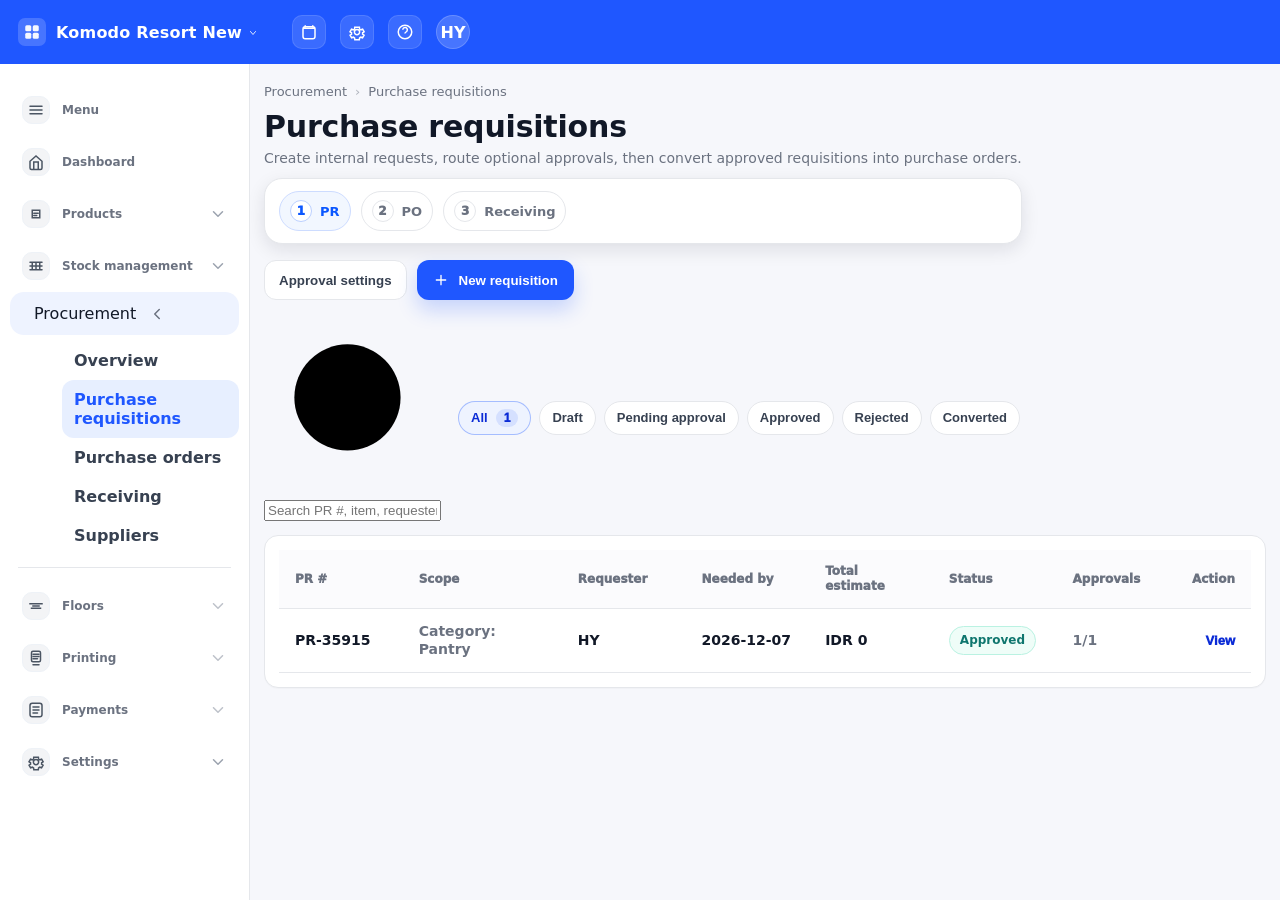
<file: procurement_pr_po_receiving_v1/procurement_pr_v1.html>
<!doctype html>
<html lang="en">
<head>
  <meta charset="utf-8" />
  <meta name="viewport" content="width=device-width,initial-scale=1" />
  <title>Purchase requisitions - Komodo Resort New</title>
  <style>
:root{
      --blue:#1f57ff;
      --blue-2:#1a49d6;
      --bg:#f6f7fb;
      --card:#ffffff;
      --text:#111827;
      --muted:#6b7280;
      --line:#e5e7eb;

      --shadow: 0 10px 25px rgba(17,24,39,.08);
      --shadow-soft: 0 6px 18px rgba(17,24,39,.10);

      --radius:14px;
      --radius-sm:10px;

      --sidebar-w: 270px;
      --topbar-h: 64px;

      --nav-hover:#f3f4f6;
      --nav-open-bg:#eef3ff;
      --nav-active-bg:#e7efff;

      --font: ui-sans-serif, system-ui, -apple-system, Segoe UI, Roboto, Helvetica, Arial, "Apple Color Emoji","Segoe UI Emoji";
    }

    *{box-sizing:border-box}
    html,body{height:100%}
    body{
      margin:0;
      font-family:var(--font);
      color:var(--text);
      background:var(--bg);
      overflow-x:hidden;
    }

    /* Top bar */
    .topbar{
      position:sticky;
      top:0;
      z-index:80;
      height:var(--topbar-h);
      background:var(--blue);
      color:#fff;
      display:flex;
      align-items:center;
      padding:0 18px;
      gap:14px;
      box-shadow: 0 2px 0 rgba(255,255,255,.05);
    }
    .brand{
      display:flex;
      align-items:center;
      gap:10px;
      min-width:260px;
    }
    .brand .app-icon{
      width:28px;height:28px;border-radius:7px;
      background:rgba(255,255,255,.18);
      display:grid;place-items:center;
    }
    .brand .title{
      font-weight:650;
      letter-spacing:.2px;
      display:flex;
      align-items:center;
      gap:6px;
      white-space:nowrap;
    }
    .brand .caret{
      width:10px;height:10px;opacity:.85;
      transform:translateY(1px);
    }

    .global-search{
      flex:1;
      display:flex;
      justify-content:center;
    }
    .global-search .searchbox{
      width:min(860px, 100%);
      background:#fff;
      color:var(--text);
      border-radius:999px;
      height:40px;
      display:flex;
      align-items:center;
      padding:0 14px 0 16px;
      gap:10px;
      box-shadow: 0 6px 16px rgba(0,0,0,.12);
    }
    .global-search input{
      border:0;outline:0;
      width:100%;
      font-size:14px;
    }
    .global-search .magnify{
      width:18px;height:18px;opacity:.55;
    }

    .top-actions{
      display:flex;
      align-items:center;
      gap:14px;
    }
    .icon-btn{
      width:34px;height:34px;
      border-radius:10px;
      display:grid;place-items:center;
      background:rgba(255,255,255,.12);
      border:1px solid rgba(255,255,255,.12);
      cursor:pointer;
    }
    .icon-btn:hover{background:rgba(255,255,255,.18)}
    .icon-btn svg{width:18px;height:18px;fill:none;stroke:#fff;stroke-width:2}
    .avatar{
      width:34px;height:34px;border-radius:999px;
      background:rgba(255,255,255,.18);
      display:grid;place-items:center;
      font-weight:700;
      border:1px solid rgba(255,255,255,.18);
    }

    /* Fixed sidebar (full menu) */
    .sidebar{
      position:fixed;
      top:var(--topbar-h);
      left:0;
      bottom:0;
      width:var(--sidebar-w);
      background:#fff;
      border-right:1px solid var(--line);
      overflow:auto;
      padding:14px 10px 18px;
      z-index:70;
    }

    .menu-group{margin-top:6px}
    .menu-item{
      display:flex;
      align-items:center;
      gap:12px;
      padding:12px 12px;
      border-radius:14px;
      color:#111827;
      cursor:pointer;
      user-select:none;
    }
    .menu-item:hover{background:var(--nav-hover)}
    .menu-item .ico{
      width:28px;height:28px;border-radius:10px;
      display:grid;place-items:center;
      background:#f3f4f6;
      border:1px solid #eef2f7;
      flex:0 0 auto;
    }
    .menu-item .ico svg{width:18px;height:18px;fill:none;stroke:#4b5563;stroke-width:2}
    .menu-item .label{
      flex:1;
      font-weight:650;
    }
    .menu-item .chev{
      width:18px;height:18px;
      fill:none;stroke:#9ca3af;stroke-width:2;
      transition:transform .15s ease;
    }

    .menu-item.open{ background:var(--nav-open-bg); }
    .menu-item.open .chev{ transform:rotate(180deg); stroke:#6b7280; }

    .submenu{
      margin:6px 0 10px 52px;
      display:none;
    }
    .submenu.open{display:block;}
    .submenu a{
      display:block;
      text-decoration:none;
      color:#374151;
      padding:10px 12px;
      border-radius:12px;
      font-weight:600;
    }
    .submenu a:hover{background:var(--nav-hover)}
    .submenu a.active{
      background:var(--nav-active-bg);
      color:var(--blue);
    }

    .sidebar-divider{height:1px;background:var(--line);margin:12px 8px}

    /* Main content area */
    .content{
      margin-left:var(--sidebar-w);
      padding:18px 20px 70px;
      max-width: 1400px;
    }

    .breadcrumb{
      color:var(--muted);
      font-size:13px;
      display:flex;
      align-items:center;
      gap:8px;
      margin:4px 0 10px;
    }
    .crumb-dot{opacity:.5}

    .page-head{
      display:flex;
      align-items:flex-start;
      justify-content:space-between;
      gap:16px;
      margin-bottom:14px;
    }
    .page-title{
      font-size:30px;
      font-weight:750;
      margin:0;
      letter-spacing:-.2px;
    }
    .page-desc{
      margin:4px 0 0;
      color:var(--muted);
      max-width:860px;
      line-height:1.45;
      font-size:14px;
    }

    .primary-btn{
      height:40px;
      padding:0 16px;
      border-radius:12px;
      border:0;
      background:var(--blue);
      color:#fff;
      font-weight:650;
      display:inline-flex;
      align-items:center;
      gap:10px;
      cursor:pointer;
      box-shadow: 0 10px 20px rgba(31,87,255,.22);
      white-space:nowrap;
    }
    .primary-btn:hover{background:var(--blue-2)}
    .primary-btn svg{width:16px;height:16px;fill:none;stroke:#fff;stroke-width:2}

    .card{
      background:var(--card);
      border:1px solid var(--line);
      border-radius:var(--radius);
      box-shadow: 0 1px 0 rgba(17,24,39,.02);
    }

    .filters{
      display:flex;
      align-items:center;
      justify-content:space-between;
      gap:12px;
      margin:16px 0 12px;
    }
    .search-inline{
      width:320px;
      max-width:100%;
      display:flex;
      align-items:center;
      gap:10px;
      background:#fff;
      border:1px solid var(--line);
      border-radius:12px;
      padding:10px 12px;
    }
    .search-inline input{
      border:0;outline:0;width:100%;
      font-size:14px;
    }
    .search-inline svg{
      width:18px;height:18px;
      stroke:#9ca3af;stroke-width:2;fill:none;
    }

    /* Table */
    .table-wrap{
      overflow:auto;
      border-radius:var(--radius);
    }
    table{
      width:100%;
      border-collapse:separate;
      border-spacing:0;
      min-width: 980px;
      background:#fff;
    }
    thead th{
      text-align:left;
      font-size:12px;
      color:#6b7280;
      font-weight:700;
      padding:14px 16px;
      border-bottom:1px solid var(--line);
      background:#fbfbfd;
      position:sticky;
      top:0;
      z-index:1;
      white-space:nowrap;
    }
    tbody td{
      padding:14px 16px;
      border-bottom:1px solid var(--line);
      font-size:14px;
      color:#111827;
      white-space:nowrap;
    }
    tbody tr:hover{background:#fafafa}
    .name{font-weight:650;}
    .muted{color:var(--muted)}

    .actions{
      display:flex;
      align-items:center;
      gap:10px;
    }
    .mini-ico{
      width:34px;height:34px;
      border-radius:10px;
      border:1px solid var(--line);
      background:#fff;
      display:grid;place-items:center;
      cursor:pointer;
    }
    .mini-ico:hover{background:#f3f4f6}
    .mini-ico svg{
      width:16px;height:16px;
      fill:none;stroke:#374151;stroke-width:2;
    }

    /* Clickable row hint (only 1 row will use this) */
    .clickable-row td{ cursor:pointer; }
    .clickable-row .name{ color:#0f2ea6; }
    .clickable-row:hover{ background:#f6f8ff; }

    /* Help widget */
    .help-widget{
      position:fixed;
      right:22px;
      bottom:20px;
      z-index:90;
      display:flex;
      flex-direction:column;
      align-items:flex-end;
      gap:10px;
    }
    .help-menu{
      width:240px;
      background:#fff;
      border:1px solid var(--line);
      border-radius:16px;
      box-shadow:var(--shadow-soft);
      overflow:hidden;
      display:none;
      position:relative;
    }
    .help-menu.open{display:block}
    .help-menu .close-x{
      position:absolute;
      top:8px;
      right:8px;
      width:28px;height:28px;
      border-radius:10px;
      border:1px solid var(--line);
      background:#fff;
      cursor:pointer;
      display:grid;place-items:center;
    }
    .help-menu .close-x:hover{background:#f3f4f6}
    .help-menu .close-x svg{width:14px;height:14px;stroke:#6b7280;stroke-width:2;fill:none}

    .help-item{
      display:flex;
      align-items:center;
      gap:10px;
      padding:12px 14px;
      cursor:pointer;
      font-weight:650;
      color:#1f2937;
      border-bottom:1px solid var(--line);
    }
    .help-item:last-child{border-bottom:0}
    .help-item:hover{background:#f8fafc}
    .help-item svg{width:18px;height:18px;fill:none;stroke:var(--blue);stroke-width:2}

    .help-btn{
      display:flex;
      align-items:center;
      gap:10px;
      padding:10px 14px;
      border-radius:999px;
      border:0;
      background:var(--blue);
      color:#fff;
      font-weight:750;
      cursor:pointer;
      box-shadow: 0 12px 24px rgba(31,87,255,.28);
    }
    .help-btn:hover{background:var(--blue-2)}
    .help-btn svg{width:18px;height:18px;fill:none;stroke:#fff;stroke-width:2}

    .global-search{display:none}
      .content{padding:16px 14px 80px}
      .page-head{flex-direction:column;align-items:flex-start}
      .filters{flex-direction:column;align-items:flex-start}
      .search-inline{width:100%}
      table{min-width:860px}
      :root{ --sidebar-w: 250px; }
      .drawer{ width: 92vw; }
    }
  
    /* Views */
    .view{ display:none; }
    .view.active{ display:block; }

    .detail-head{
      display:flex;
      align-items:flex-start;
      justify-content:space-between;
      gap:16px;
      margin:8px 0 14px;
    }
    .back-btn{
      height:36px;
      padding:0 12px;
      border-radius:12px;
      border:1px solid var(--line);
      background:#fff;
      cursor:pointer;
      font-weight:800;
      color:#374151;
      display:inline-flex;
      align-items:center;
      gap:10px;
    }
    .back-btn:hover{background:#f3f4f6}
    .back-btn svg{width:16px;height:16px;fill:none;stroke:#374151;stroke-width:2}

    .page-actions{
      display:flex;
      gap:10px;
      align-items:center;
    }
    .secondary-pill{
      height:40px;
      padding:0 14px;
      border-radius:999px;
      border:1px solid var(--line);
      background:#fff;
      font-weight:900;
      color:#374151;
      display:inline-flex;
      align-items:center;
      gap:10px;
      cursor:default;
    }
    .secondary-pill svg{width:18px;height:18px;fill:none;stroke:#6b7280;stroke-width:2}

    /* Detail cards */
    .detail-grid{
      display:grid;
      grid-template-columns: 1fr 1fr;
      gap:12px;
      margin-top:14px;
    }
    .detail-card{
      border:1px solid var(--line);
      border-radius:var(--radius);
      background:#fff;
      padding:14px 14px;
    }
    .detail-card .k{
      font-size:12px;
      color:#6b7280;
      font-weight:900;
      margin-bottom:10px;
    }
    .detail-card .v{
      font-size:16px;
      font-weight:900;
      display:flex;
      align-items:center;
      justify-content:space-between;
      gap:12px;
    }
    .detail-card .sub{
      margin-top:8px;
      font-size:12px;
      color:var(--muted);
      font-weight:750;
      line-height:1.35;
    }
    .detail-card.wide{ grid-column: 1 / -1; }

    .detail-card.wide{ grid-column: auto; }
    }

  
    /* Modal */
    .modal-overlay{
      position:fixed;
      inset:0;
      background:rgba(17,24,39,.35);
      z-index:120;
      display:none;
      align-items:center;
      justify-content:center;
      padding:20px;
    }
    .modal-overlay.open{ display:flex; }

    .modal{
      width: 520px;
      max-width: 100%;
      background:#fff;
      border:1px solid var(--line);
      border-radius:18px;
      box-shadow: var(--shadow);
      overflow:hidden;
    }
    .modal-head{
      padding:16px 16px 12px;
      border-bottom:1px solid var(--line);
      display:flex;
      align-items:flex-start;
      justify-content:space-between;
      gap:12px;
    }
    .modal-title{
      margin:0;
      font-size:18px;
      font-weight:900;
      letter-spacing:-.2px;
    }
    .modal-sub{
      margin:6px 0 0;
      color:var(--muted);
      font-size:13px;
      font-weight:700;
      line-height:1.35;
    }
    .modal-body{
      padding:14px 16px 16px;
    }
    .form-grid{
      display:grid;
      grid-template-columns: 1fr 1fr;
      gap:12px;
    }
    .form-field{
      border:1px solid var(--line);
      border-radius:14px;
      padding:12px 12px;
      background:#fff;
    }
    .form-field .k{
      font-size:12px;
      color:#6b7280;
      font-weight:900;
      margin-bottom:8px;
    }
    .form-field .v{
      display:flex;
      align-items:center;
      gap:10px;
      justify-content:space-between;
    }
    .form-field input, .form-field select{
      width:100%;
      border:1px solid var(--line);
      border-radius:12px;
      padding:10px 10px;
      font-weight:800;
      outline:none;
      font-size:14px;
      background:#fff;
    }
    .form-field input:focus, .form-field select:focus{
      border-color: rgba(31,87,255,.5);
      box-shadow: 0 0 0 4px rgba(31,87,255,.10);
    }
    .form-field.wide{ grid-column: 1 / -1; }
    .hint{
      font-size:12px;
      color:var(--muted);
      font-weight:700;
      margin-top:8px;
      line-height:1.35;
    }
    .modal-foot{
      padding:12px 16px 16px;
      border-top:1px solid var(--line);
      display:flex;
      justify-content:flex-end;
      gap:10px;
    }
    .btn-secondary{
      height:40px;
      padding:0 14px;
      border-radius:12px;
      border:1px solid var(--line);
      background:#fff;
      cursor:pointer;
      font-weight:900;
      color:#374151;
    }
    .btn-secondary:hover{background:#f3f4f6}

    /* Toast */
    .toast{
      position:fixed;
      left:50%;
      bottom:24px;
      transform:translateX(-50%) translateY(20px);
      background:#111827;
      color:#fff;
      padding:10px 14px;
      border-radius:999px;
      font-weight:800;
      font-size:13px;
      box-shadow: 0 14px 30px rgba(0,0,0,.25);
      opacity:0;
      pointer-events:none;
      transition:opacity .18s ease, transform .18s ease;
      z-index:140;
      max-width: 90vw;
      white-space:nowrap;
      overflow:hidden;
      text-overflow:ellipsis;
    }
    .toast.show{
      opacity:1;
      transform:translateX(-50%) translateY(0);
    }

    .form-field.wide{ grid-column:auto; }
    }

    /* Stock count */
    .toolbar{
      display:flex;
      align-items:center;
      justify-content:space-between;
      gap:14px;
      flex-wrap:wrap;
      margin-top:14px;
    }
    .control-row{
      display:flex;
      align-items:center;
      gap:10px;
      flex-wrap:wrap;
    }
    .select, .input{
      height:40px;
      border:1px solid var(--line);
      border-radius:12px;
      padding:0 12px;
      background:#fff;
      font-weight:800;
      color:#111827;
      outline:none;
      min-width: 220px;
    }
    .select:focus, .input:focus{
      border-color: rgba(31,87,255,.5);
      box-shadow: 0 0 0 4px rgba(31,87,255,.10);
    }
    .input.small{ min-width: 140px; width:140px; }
    .select.small{ min-width: 180px; }
    .pill{
      display:inline-flex;
      align-items:center;
      gap:8px;
      padding:8px 10px;
      border-radius:999px;
      border:1px solid var(--line);
      background:#fff;
      font-size:12px;
      font-weight:900;
      color:#374151;
    }
    .pill .dot{
      width:8px;height:8px;border-radius:999px;background:#9ca3af;
    }
    .banner{
      border:1px solid var(--line);
      background:#fff;
      border-radius:18px;
      padding:12px 14px;
      display:flex;
      align-items:flex-start;
      justify-content:space-between;
      gap:12px;
      margin-top:14px;
      box-shadow: var(--shadow-soft);
    }
    .banner .b-title{ font-weight:950; }
    .banner .b-sub{ color:var(--muted); font-weight:750; font-size:13px; margin-top:4px; line-height:1.35; }
    .banner.warn{
      border-color:#fde68a;
      background:#fffbeb;
    }
    .banner.warn .dot{ background:#f59e0b; box-shadow:0 0 0 3px rgba(245,158,11,.18); }
    .banner.ok{
      border-color:#bbf7d0;
      background:#f0fdf4;
    }
    .banner.ok .dot{ background:#10b981; box-shadow:0 0 0 3px rgba(16,185,129,.16); }

    .count-table{
      width:100%;
      border-collapse:separate;
      border-spacing:0;
      background:#fff;
      border:1px solid var(--line);
      border-radius:18px;
      overflow:hidden;
      margin-top:14px;
    }
    .count-table thead th{
      text-align:left;
      font-size:13px;
      color:#6b7280;
      font-weight:900;
      padding:14px 14px;
      border-bottom:1px solid var(--line);
      background:#fbfbfd;
      white-space:nowrap;
    }
    .count-table tbody td{
      padding:14px 14px;
      border-bottom:1px solid #eef2f7;
      font-weight:800;
      vertical-align:middle;
      white-space:nowrap;
    }
    .count-table tbody tr:last-child td{ border-bottom:none; }
    .mono{ font-variant-numeric: tabular-nums; }
    .cell-muted{ color:var(--muted); font-weight:750; }
    .td-input{
      display:flex;
      align-items:center;
      gap:8px;
    }
    .td-input input{
      height:36px;
      border:1px solid var(--line);
      border-radius:12px;
      padding:0 10px;
      width:110px;
      outline:none;
      font-weight:900;
      background:#fff;
    }
    .td-input input:focus{
      border-color: rgba(31,87,255,.5);
      box-shadow: 0 0 0 4px rgba(31,87,255,.10);
    }
    .badge{
      display:inline-flex;
      align-items:center;
      gap:8px;
      padding:6px 10px;
      border-radius:999px;
      font-size:12px;
      font-weight:950;
      border:1px solid var(--line);
      background:#fff;
      color:#374151;
    }
    .badge .dot{
      width:8px;height:8px;border-radius:999px;background:#9ca3af;
    }
    .badge.ok{
      border-color:#bbf7d0;
      background:#f0fdf4;
      color:#0f766e;
    }
    .badge.ok .dot{ background:#10b981; box-shadow:0 0 0 3px rgba(16,185,129,.16); }
    .badge.review{
      border-color:#fde68a;
      background:#fffbeb;
      color:#92400e;
    }
    .badge.review .dot{ background:#f59e0b; box-shadow:0 0 0 3px rgba(245,158,11,.18); }
    .badge.pending{
      border-color:#e5e7eb;
      background:#fff;
      color:#374151;
    }
    .badge.pending .dot{ background:#9ca3af; }

    /* Stepper */
    .stepper{
      display:flex;
      align-items:center;
      gap:10px;
      padding:12px 14px;
      border:1px solid var(--line);
      background:#fff;
      border-radius:18px;
      box-shadow: var(--shadow-soft);
      margin-top:14px;
      flex-wrap:wrap;
    }
    .step{
      display:flex;
      align-items:center;
      gap:10px;
      padding:8px 10px;
      border-radius:999px;
      border:1px solid var(--line);
      background:#fff;
      font-weight:900;
      font-size:13px;
      color:#374151;
    }
    .step .num{
      width:22px;height:22px;border-radius:999px;
      display:grid;place-items:center;
      border:1px solid var(--line);
      background:#fbfbfd;
      font-size:12px;
      font-weight:950;
      color:#6b7280;
    }
    .step.active{
      border-color: rgba(31,87,255,.35);
      background: var(--nav-open-bg);
      color:#0b2bd6;
    }
    .step.active .num{
      background: rgba(31,87,255,.10);
      border-color: rgba(31,87,255,.35);
      color:#0b2bd6;
    }
    .step.done{
      border-color:#bbf7d0;
      background:#f0fdf4;
      color:#0f766e;
    }
    .step.done .num{
      background:#ecfdf5;
      border-color:#bbf7d0;
      color:#0f766e;
    }
    .step-sep{
      width:26px;height:2px;
      background:#e5e7eb;
      border-radius:999px;
    }

    /* Tabs / chips */
    .chips{
      display:flex;
      gap:8px;
      align-items:center;
      flex-wrap:wrap;
    }
    .chip{
      height:34px;
      padding:0 12px;
      border-radius:999px;
      border:1px solid var(--line);
      background:#fff;
      cursor:pointer;
      font-weight:900;
      color:#374151;
      display:inline-flex;
      align-items:center;
      gap:8px;
      font-size:13px;
    }
    .chip:hover{ background:#f3f4f6; }
    .chip.active{
      border-color: rgba(31,87,255,.35);
      background: var(--nav-open-bg);
      color:#0b2bd6;
    }
    .chip .count{
      padding:2px 8px;
      border-radius:999px;
      background:#f3f4f6;
      font-size:12px;
      font-weight:950;
      color:#374151;
    }
    .chip.active .count{
      background: rgba(31,87,255,.12);
      color:#0b2bd6;
    }

    /* Modal (reuse) */
    .modal-overlay{
      position:fixed;
      inset:0;
      background:rgba(17,24,39,.35);
      z-index:120;
      display:none;
      align-items:center;
      justify-content:center;
      padding:20px;
    }
    .modal-overlay.open{ display:flex; }
    .modal{
      width: 560px;
      max-width: 100%;
      background:#fff;
      border:1px solid var(--line);
      border-radius:18px;
      box-shadow: var(--shadow);
      overflow:hidden;
    }
    .modal-head{
      padding:16px 16px 12px;
      border-bottom:1px solid var(--line);
      display:flex;
      align-items:flex-start;
      justify-content:space-between;
      gap:12px;
    }
    .modal-title{
      margin:0;
      font-size:18px;
      font-weight:900;
      letter-spacing:-.2px;
    }
    .modal-sub{
      margin:6px 0 0;
      color:var(--muted);
      font-size:13px;
      font-weight:700;
      line-height:1.35;
    }
    .modal-body{ padding:14px 16px 16px; }
    .form-grid{
      display:grid;
      grid-template-columns: 1fr 1fr;
      gap:12px;
    }
    .form-field{
      border:1px solid var(--line);
      border-radius:14px;
      padding:12px 12px;
      background:#fff;
    }
    .form-field .k{
      font-size:12px;
      color:#6b7280;
      font-weight:900;
      margin-bottom:8px;
    }
    .form-field .v{
      display:flex;
      align-items:center;
      gap:10px;
      justify-content:space-between;
    }
    .form-field input, .form-field select{
      width:100%;
      border:1px solid var(--line);
      border-radius:12px;
      padding:10px 10px;
      font-weight:800;
      outline:none;
      font-size:14px;
      background:#fff;
    }
    .form-field input:focus, .form-field select:focus{
      border-color: rgba(31,87,255,.5);
      box-shadow: 0 0 0 4px rgba(31,87,255,.10);
    }
    .form-field.wide{ grid-column: 1 / -1; }
    .modal-foot{
      padding:12px 16px 16px;
      border-top:1px solid var(--line);
      display:flex;
      justify-content:flex-end;
      gap:10px;
      flex-wrap:wrap;
    }
    .btn-secondary{
      height:40px;
      padding:0 14px;
      border-radius:12px;
      border:1px solid var(--line);
      background:#fff;
      cursor:pointer;
      font-weight:900;
      color:#374151;
    }
    .btn-secondary:hover{background:#f3f4f6}
    .toast{
      position:fixed;
      left:50%;
      bottom:24px;
      transform:translateX(-50%) translateY(20px);
      background:#111827;
      color:#fff;
      padding:10px 14px;
      border-radius:999px;
      font-weight:800;
      font-size:13px;
      box-shadow: 0 14px 30px rgba(0,0,0,.25);
      opacity:0;
      pointer-events:none;
      transition:opacity .18s ease, transform .18s ease;
      z-index:140;
      max-width: 90vw;
      white-space:nowrap;
      overflow:hidden;
      text-overflow:ellipsis;
    }
    .toast.show{
      opacity:1;
      transform:translateX(-50%) translateY(0);
    }

    /* Count table tweaks */
    .count-table tbody td{ white-space:normal; }
    .line-actions{
      display:flex;
      align-items:center;
      justify-content:flex-end;
      gap:10px;
      flex-wrap:wrap;
    }
    .link-btn{
      border:none;
      background:transparent;
      color:#0b2bd6;
      font-weight:950;
      cursor:pointer;
      padding:0;
      font-size:13px;
    }
    .link-btn:hover{ text-decoration:underline; }
    .mini-muted{ color:var(--muted); font-weight:750; font-size:12px; margin-top:4px; }
    .batch-box{
      border:1px solid var(--line);
      border-radius:14px;
      padding:10px 10px;
      background:#fbfbfd;
      margin-top:10px;
    }
    .batch-row{
      display:flex;
      gap:10px;
      align-items:center;
      flex-wrap:wrap;
      padding:8px 0;
      border-bottom:1px dashed #e5e7eb;
    }
    .batch-row:last-child{ border-bottom:none; }
    .batch-row input{
      height:36px;
      border:1px solid var(--line);
      border-radius:12px;
      padding:0 10px;
      outline:none;
      font-weight:900;
      background:#fff;
    }
    .batch-row input:focus{
      border-color: rgba(31,87,255,.5);
      box-shadow: 0 0 0 4px rgba(31,87,255,.10);
    }
    .batch-row .qty{ width:120px; }
    .batch-row .date{ width:170px; }
    .tag{
      display:inline-flex;
      align-items:center;
      gap:8px;
      padding:6px 10px;
      border-radius:999px;
      font-size:12px;
      font-weight:950;
      border:1px solid var(--line);
      background:#fff;
      color:#374151;
      white-space:nowrap;
    }
    .tag .dot{ width:8px;height:8px;border-radius:999px;background:#9ca3af; }
    .tag.counted{
      border-color:#bbf7d0;
      background:#f0fdf4;
      color:#0f766e;
    }
    .tag.counted .dot{ background:#10b981; box-shadow:0 0 0 3px rgba(16,185,129,.16); }
    .tag.not{
      border-color:#e5e7eb;
      background:#fff;
      color:#374151;
    }
    .tag.review{
      border-color:#fde68a;
      background:#fffbeb;
      color:#92400e;
    }
    .tag.review .dot{ background:#f59e0b; box-shadow:0 0 0 3px rgba(245,158,11,.18); }
    .right-actions{
      display:flex;
      gap:10px;
      align-items:center;
      justify-content:flex-end;
      flex-wrap:wrap;
    }
    .impact{
      font-weight:950;
      color:#111827;
      font-size:13px;
      background:#fff;
      border:1px solid var(--line);
      border-radius:999px;
      padding:8px 10px;
    }
    .hidden{ display:none !important; }

    .form-field.wide{ grid-column:auto; }
    }
    /* Procurement overview layout helpers */
    .kpi-grid{ display:grid; grid-template-columns: repeat(12, 1fr); gap:14px; margin-top:14px; }
    .kpi{ padding:14px; }
    .kpi .k{ color:var(--muted); font-weight:900; font-size:12px; }
    .kpi .v{ font-weight:950; font-size:24px; margin-top:6px; }
    .kpi .s{ color:var(--muted); font-weight:750; font-size:13px; margin-top:6px; line-height:1.35; }
    }
    }


    /* Procurement overview layout helpers */
    .kpi-grid{ display:grid; grid-template-columns: repeat(12, 1fr); gap:14px; margin-top:14px; }
    .kpi{ padding:14px; }
    .kpi .k{ color:var(--muted); font-weight:900; font-size:12px; }
    .kpi .v{ font-weight:950; font-size:24px; margin-top:6px; }
    .kpi .s{ color:var(--muted); font-weight:750; font-size:13px; margin-top:6px; line-height:1.35; }
    }
    }
    .proc-delivery-table th, .proc-delivery-table td{
      white-space:nowrap;
      overflow:hidden;
      text-overflow:ellipsis;
    }
    /* If a table still exceeds card width, allow horizontal scroll inside the card */
    /* keeps columns readable without breaking layout */
    

    /* Procurement: keep tables fully visible, no overlap, no horizontal overflow */
    .content .card{ min-width:0; } /* critical for CSS grid (prevents overlap) */

    .proc-reorder-table,
    .proc-delivery-table{
      width:100%;
      table-layout: fixed; /* enforce column widths within the card */
    }

    .proc-reorder-table th, .proc-reorder-table td,
    .proc-delivery-table th, .proc-delivery-table td{
      white-space: normal;           /* allow wrapping */
      overflow-wrap: anywhere;       /* wrap long strings */
      word-break: break-word;
      line-height: 1.25;
      vertical-align: middle;
    }

    /* Reorder table column widths */
    .proc-reorder-table th:nth-child(1), .proc-reorder-table td:nth-child(1){ width:28%; }
    .proc-reorder-table th:nth-child(2), .proc-reorder-table td:nth-child(2){ width:18%; }
    .proc-reorder-table th:nth-child(3), .proc-reorder-table td:nth-child(3){ width:12%; }
    .proc-reorder-table th:nth-child(4), .proc-reorder-table td:nth-child(4){ width:14%; }
    .proc-reorder-table th:nth-child(5), .proc-reorder-table td:nth-child(5){ width:16%; }
    .proc-reorder-table th:nth-child(6), .proc-reorder-table td:nth-child(6){ width:12%; text-align:right; }

    /* Deliveries table column widths */
    .proc-delivery-table th:nth-child(1), .proc-delivery-table td:nth-child(1){ width:22%; }
    .proc-delivery-table th:nth-child(2), .proc-delivery-table td:nth-child(2){ width:34%; }
    .proc-delivery-table th:nth-child(3), .proc-delivery-table td:nth-child(3){ width:24%; }
    .proc-delivery-table th:nth-child(4), .proc-delivery-table td:nth-child(4){ width:20%; text-align:right; }

    /* Keep badges from forcing overflow */
    .proc-delivery-table .tag{ max-width: 100%; }
    .proc-delivery-table .tag span{ display:inline-block; max-width:100%; }

    /* Stepper */
    .stepper{ display:flex; gap:10px; align-items:center; flex-wrap:wrap; margin-top:10px; }
    .step{ display:flex; gap:8px; align-items:center; padding:8px 10px; border:1px solid var(--line); border-radius:999px; background:#fff; font-weight:900; color:var(--muted); font-size:13px; }
    .step .num{ width:22px; height:22px; border-radius:999px; display:grid; place-items:center; border:1px solid var(--line); background:#fff; color:var(--muted); font-weight:950; }
    .step.active{ color:#0b57ff; border-color:#cddcff; background:#f2f7ff; }
    .step.active .num{ border-color:#bcd1ff; color:#0b57ff; background:#fff; }
    .step.done{ color:#0f766e; border-color:#baf2e2; background:#effdf8; }
    .step.done .num{ border-color:#baf2e2; color:#0f766e; background:#fff; }

    /* Right panel */
    .split{ display:grid; grid-template-columns: repeat(12, 1fr); gap:14px; margin-top:14px; }
    .panel{ padding:14px; min-width:0; }
    .panel-title{ font-weight:950; font-size:16px; }
    .panel-sub{ color:var(--muted); font-weight:750; font-size:13px; margin-top:4px; }
    .kv{ display:grid; grid-template-columns: 1fr 1fr; gap:10px; margin-top:12px; }
    .kv .cell{ border:1px solid var(--line); border-radius:14px; background:#fff; padding:10px 12px; }
    .kv .k{ color:var(--muted); font-weight:900; font-size:12px; }
    .kv .v{ font-weight:950; font-size:14px; margin-top:4px; }
    .mono{ font-variant-numeric: tabular-nums; font-feature-settings: "tnum" 1; }

    /* Approval timeline */
    .timeline{ margin-top:12px; display:flex; flex-direction:column; gap:10px; }
    .t-item{ display:flex; gap:10px; align-items:flex-start; }
    .t-dot{ width:10px; height:10px; border-radius:999px; margin-top:6px; background:#dbe7ff; border:2px solid #bcd1ff; }
    .t-item .txt{ font-weight:850; }
    .t-item .sub{ color:var(--muted); font-weight:750; font-size:12px; margin-top:2px; }

    /* Data table wrap with full visibility */
    .data-table{ width:100%; table-layout:fixed; }
    .data-table th, .data-table td{ white-space: normal; overflow-wrap:anywhere; word-break:break-word; line-height:1.25; vertical-align:middle; }
    .data-table th{ color:var(--muted); font-weight:950; font-size:12px; }
    .data-table td{ font-weight:850; }
    .data-table .right{ text-align:right; }
    .data-table .muted{ color:var(--muted); font-weight:800; }
    .tag{ display:inline-flex; gap:8px; align-items:center; padding:6px 10px; border-radius:999px; border:1px solid var(--line); background:#fff; font-weight:900; font-size:12px; }
    .tag.pending{ background:#fff7ed; border-color:#fed7aa; color:#9a3412; }
    .tag.ok{ background:#effdf8; border-color:#baf2e2; color:#0f766e; }
    .tag.bad{ background:#fff1f2; border-color:#fecdd3; color:#9f1239; }
    .tag.neutral{ background:#f8fafc; border-color:#e2e8f0; color:#334155; }

    .btn-row{ display:flex; gap:10px; flex-wrap:wrap; align-items:center; justify-content:flex-end; margin-top:12px; }
    .ghost-btn{ height:40px; border-radius:12px; border:1px solid var(--line); background:#fff; padding:0 12px; font-weight:900; cursor:pointer; }
    .ghost-btn:hover{ background:#f6f8ff; border-color:#cddcff; }
    .danger-btn{ height:40px; border-radius:12px; border:1px solid #fecdd3; background:#fff1f2; padding:0 12px; font-weight:950; cursor:pointer; color:#9f1239; }
    .danger-btn:hover{ filter:brightness(.98); }

    .drawer{ position: fixed; inset: 0; background: rgba(15,23,42,.45); display:none; align-items:center; justify-content:center; z-index: 9998; padding:16px; }
    .drawer.open{ display:flex; }
    .modal{ width: min(920px, 100%); background:#fff; border-radius:18px; border:1px solid var(--line); box-shadow: 0 24px 60px rgba(0,0,0,.22); overflow:hidden; }
    .modal-head{ display:flex; justify-content:space-between; align-items:center; padding:14px 16px; border-bottom:1px solid var(--line); }
    .modal-title{ font-weight:950; }
    .modal-body{ padding:14px 16px; }
    .form-grid{ display:grid; grid-template-columns: repeat(12, 1fr); gap:12px; }
    .field{ grid-column: span 6; }
    .field.full{ grid-column: span 12; }
    .label{ color:var(--muted); font-weight:900; font-size:12px; }
    .input, .select, .textarea{
      width:100%; border:1px solid var(--line); border-radius:12px; height:40px; padding:0 12px; outline:none; font-weight:850;
    }
    .textarea{ height:auto; padding:10px 12px; min-height:74px; resize:vertical; }
    .muted-note{ color:var(--muted); font-weight:750; font-size:12px; margin-top:6px; }
    .divider{ height:1px; background:var(--line); margin:12px 0; }

  </style>
</head>
<body>
<!-- Topbar -->
  <header class="topbar">
    <div class="brand">
      <div class="app-icon" title="App">
        <svg width="18" height="18" viewBox="0 0 24 24" aria-hidden="true">
          <rect x="3" y="3" width="8" height="8" rx="2" fill="white" opacity=".95"></rect>
          <rect x="13" y="3" width="8" height="8" rx="2" fill="white" opacity=".95"></rect>
          <rect x="3" y="13" width="8" height="8" rx="2" fill="white" opacity=".95"></rect>
          <rect x="13" y="13" width="8" height="8" rx="2" fill="white" opacity=".95"></rect>
        </svg>
      </div>
      <div class="title">
        Komodo Resort New
        <svg class="caret" viewBox="0 0 20 20" aria-hidden="true">
          <path d="M5 7l5 6 5-6" fill="none" stroke="white" stroke-width="2" stroke-linecap="round" stroke-linejoin="round"></path>
        </svg>
      </div>
    </div>

    <div class="global-search">
      <div class="searchbox">
        <svg class="magnify" viewBox="0 0 24 24" aria-hidden="true">
          <circle cx="11" cy="11" r="7" fill="none" stroke="#111827" stroke-width="2"></circle>
          <path d="M20 20l-3.5-3.5" fill="none" stroke="#111827" stroke-width="2" stroke-linecap="round"></path>
        </svg>
        <input type="text" placeholder="Search" />
      </div>
    </div>

    <div class="top-actions">
      <div class="icon-btn" title="Calendar">
        <svg viewBox="0 0 24 24" aria-hidden="true">
          <path d="M7 3v3M17 3v3" />
          <path d="M4 7h16" />
          <rect x="4" y="5" width="16" height="16" rx="3" />
        </svg>
      </div>
      <div class="icon-btn" title="Settings">
        <svg viewBox="0 0 24 24" aria-hidden="true">
          <path d="M12 15.5a3.5 3.5 0 1 0 0-7 3.5 3.5 0 0 0 0 7Z"></path>
          <path d="M19.4 15a7.8 7.8 0 0 0 .1-2l2-1.3-2-3.4-2.3.8a7.6 7.6 0 0 0-1.7-1l-.3-2.4H9l-.3 2.4a7.6 7.6 0 0 0-1.7 1l-2.3-.8-2 3.4 2 1.3a7.8 7.8 0 0 0 .1 2l-2 1.3 2 3.4 2.3-.8a7.6 7.6 0 0 0 1.7 1l.3 2.4h6l.3-2.4a7.6 7.6 0 0 0 1.7-1l2.3.8 2-3.4-2-1.3Z"></path>
        </svg>
      </div>
      <div class="icon-btn" title="Help">
        <svg viewBox="0 0 24 24" aria-hidden="true">
          <path d="M12 18h.01"></path>
          <path d="M9.1 9a3 3 0 1 1 5.8 1c0 2-3 2-3 4"></path>
          <circle cx="12" cy="12" r="9"></circle>
        </svg>
      </div>
      <div class="avatar" title="User">HY</div>
    </div>
  </header>
<!-- Fixed Sidebar -->
  <aside class="sidebar">
    <div class="menu-group">
      <div class="menu-item" data-link="#">
        <div class="ico">
          <svg viewBox="0 0 24 24" aria-hidden="true">
            <path d="M4 7h16M4 12h16M4 17h16" stroke-linecap="round"></path>
          </svg>
        </div>
        <div class="label">Menu</div>
      </div>

      <div class="menu-item" data-link="#">
        <div class="ico">
          <svg viewBox="0 0 24 24" aria-hidden="true">
            <path d="M4 11l8-7 8 7v9a2 2 0 0 1-2 2H6a2 2 0 0 1-2-2z"></path>
            <path d="M9 22V12h6v10"></path>
          </svg>
        </div>
        <div class="label">Dashboard</div>
      </div>

      <!-- Products (expandable) -->
      <div class="menu-item" data-toggle="products">
        <div class="ico">
          <svg viewBox="0 0 24 24" aria-hidden="true">
            <path d="M7 7h10v10H7z"></path>
            <path d="M9 11h6M9 14h4" stroke-linecap="round"></path>
          </svg>
        </div>
        <div class="label">Products</div>
        <svg class="chev" viewBox="0 0 24 24" aria-hidden="true">
          <path d="M6 9l6 6 6-6" stroke-linecap="round" stroke-linejoin="round"></path>
        </svg>
      </div>
      <div class="submenu" data-submenu="products">
        <a href="#" onclick="return false;">Products</a>
        <a href="#" onclick="return false;">Categories</a>
        <a href="#" onclick="return false;">Combinations</a>
        <a href="ingredients_v14_with_procurement.html">Ingredients</a>
        <a href="#" onclick="return false;">Unit Types</a>
      </div>

      <!-- Stock Management (expandable) -->
      <div class="menu-item" data-toggle="stock">
        <div class="ico">
          <svg viewBox="0 0 24 24" aria-hidden="true">
            <path d="M4 7h16M4 12h16M4 17h16" stroke-linecap="round"></path>
            <path d="M7 7v10M12 7v10M17 7v10"></path>
          </svg>
        </div>
        <div class="label">Stock management</div>
        <svg class="chev" viewBox="0 0 24 24" aria-hidden="true">
          <path d="M6 9l6 6 6-6" stroke-linecap="round" stroke-linejoin="round"></path>
        </svg>
      </div>
      <div class="submenu" data-submenu="stock">
        <a class="submenu-link" href="ingredients_v14_with_procurement.html"><span>Ingredients</span></a>
        <a class="submenu-link" href="stock_count_v4_with_procurement.html"><span>Stock count</span></a>
        <a class="submenu-link" href="#" onclick="return false;"><span>Recipes</span></a>
        <a class="submenu-link" href="#" onclick="return false;"><span>Purchase Orders</span></a>
        <a class="submenu-link" href="#" onclick="return false;"><span>Receiving</span></a>
        <a class="submenu-link" href="#" onclick="return false;"><span>Vendor Credits</span></a>
      </div>
      <div class="menu-item open" data-toggle="procurement">
        <div class="menu-icon">
          <svg viewBox="0 0 24 24" aria-hidden="true">
            <path d="M6 7h15l-2 10H8L6 7z" stroke-linejoin="round"></path>
            <path d="M6 7l-2-3H2" stroke-linecap="round"></path>
            <path d="M9 20a1 1 0 100-2 1 1 0 000 2zM18 20a1 1 0 100-2 1 1 0 000 2z"></path>
          </svg>
        </div>
        <span class="menu-label">Procurement</span>
        <div class="chev">
          <svg viewBox="0 0 24 24" aria-hidden="true"><path d="M9 18l6-6-6-6" stroke-linecap="round" stroke-linejoin="round"></path></svg>
        </div>
      </div>
      
      <div class="submenu open" data-submenu="procurement">
        <a class="submenu-link" href="procurement_overview_v2.html"><span>Overview</span></a>
        <a class="submenu-link active" href="procurement_pr_v1.html"><span>Purchase requisitions</span></a>
        <a class="submenu-link" href="procurement_po_v1.html"><span>Purchase orders</span></a>
        <a class="submenu-link" href="procurement_receiving_v1.html"><span>Receiving</span></a>
        <a class="submenu-link" href="#"><span>Suppliers</span></a>
      </div>



      <div class="sidebar-divider"></div>

      <div class="menu-item" data-link="#">
        <div class="ico">
          <svg viewBox="0 0 24 24" aria-hidden="true">
            <path d="M3 9h18"></path>
            <path d="M7 12h10"></path>
            <path d="M5 15h14"></path>
          </svg>
        </div>
        <div class="label">Floors</div>
        <svg class="chev" viewBox="0 0 24 24" aria-hidden="true" style="opacity:.65">
          <path d="M6 9l6 6 6-6" stroke-linecap="round" stroke-linejoin="round"></path>
        </svg>
      </div>

      <div class="menu-item" data-link="#">
        <div class="ico">
          <svg viewBox="0 0 24 24" aria-hidden="true">
            <rect x="6" y="3" width="12" height="14" rx="2"></rect>
            <path d="M8 7h8M8 10h8M8 13h6" stroke-linecap="round"></path>
            <path d="M8 21h8" stroke-linecap="round"></path>
          </svg>
        </div>
        <div class="label">Printing</div>
        <svg class="chev" viewBox="0 0 24 24" aria-hidden="true" style="opacity:.65">
          <path d="M6 9l6 6 6-6" stroke-linecap="round" stroke-linejoin="round"></path>
        </svg>
      </div>

      <div class="menu-item" data-link="#">
        <div class="ico">
          <svg viewBox="0 0 24 24" aria-hidden="true">
            <rect x="4" y="3" width="16" height="18" rx="3"></rect>
            <path d="M8 8h8M8 12h8M8 16h6" stroke-linecap="round"></path>
          </svg>
        </div>
        <div class="label">Payments</div>
        <svg class="chev" viewBox="0 0 24 24" aria-hidden="true" style="opacity:.65">
          <path d="M6 9l6 6 6-6" stroke-linecap="round" stroke-linejoin="round"></path>
        </svg>
      </div>

      <div class="menu-item" data-toggle="settings">
        <div class="ico">
          <svg viewBox="0 0 24 24" aria-hidden="true">
            <path d="M12 15.5a3.5 3.5 0 1 0 0-7 3.5 3.5 0 0 0 0 7Z"></path>
            <path d="M19.4 15a7.8 7.8 0 0 0 .1-2l2-1.3-2-3.4-2.3.8a7.6 7.6 0 0 0-1.7-1l-.3-2.4H9l-.3 2.4a7.6 7.6 0 0 0-1.7 1l-2.3-.8-2 3.4 2 1.3a7.8 7.8 0 0 0 .1 2l-2 1.3 2 3.4 2.3-.8a7.6 7.6 0 0 0 1.7 1l.3 2.4h6l.3-2.4a7.6 7.6 0 0 0 1.7-1l2.3.8 2-3.4-2-1.3Z"></path>
          </svg>
        </div>
        <div class="label">Settings</div>
        <svg class="chev" viewBox="0 0 24 24" aria-hidden="true">
          <path d="M6 9l6 6 6-6" stroke-linecap="round" stroke-linejoin="round"></path>
        </svg>
      </div>
      <div class="submenu" data-submenu="settings">
        <a href="#" onclick="return false;">General</a>
        <a href="#" onclick="return false;">Users</a>
        <a href="#" onclick="return false;">Integrations</a>
      </div>
    </div>
  </aside>

  <main class="content">
    <div id="prListView">
      <div class="breadcrumb">
        <span>Procurement</span><span class="crumb-dot">›</span><span>Purchase requisitions</span>
      </div>

      <div class="page-head">
        <div>
          <h1 class="page-title">Purchase requisitions</h1>
          <p class="page-desc">Create internal requests, route optional approvals, then convert approved requisitions into purchase orders.</p>
          <div class="stepper">
            <div class="step active"><span class="num">1</span> PR</div>
            <div class="step"><span class="num">2</span> PO</div>
            <div class="step"><span class="num">3</span> Receiving</div>
          </div>
        </div>
        <div class="right-actions">
          <button class="btn-secondary" id="btnOpenSettings" style="height:40px;border-radius:12px;">Approval settings</button>
          <button class="primary-btn" id="btnNewPR">
            <svg viewBox="0 0 24 24" aria-hidden="true"><path d="M12 5v14M5 12h14" stroke-linecap="round"></path></svg>
            New requisition
          </button>
        </div>
      </div>

      <div style="display:flex;gap:12px;align-items:center;flex-wrap:wrap;margin-top:10px;">
        <div class="search">
          <svg viewBox="0 0 24 24" aria-hidden="true">
            <path d="M21 21l-4.35-4.35" stroke-linecap="round"/>
            <circle cx="11" cy="11" r="7"/>
          </svg>
          <input id="prSearch" placeholder="Search PR #, item, requester..." />
        </div>

        <div class="chips">
          <button class="chip active" data-filter="All">All <span class="count" id="countAll">0</span></button>
          <button class="chip" data-filter="Draft">Draft</button>
          <button class="chip" data-filter="Pending approval">Pending approval</button>
          <button class="chip" data-filter="Approved">Approved</button>
          <button class="chip" data-filter="Rejected">Rejected</button>
          <button class="chip" data-filter="Converted">Converted</button>
        </div>
      </div>

      <div class="card" style="margin-top:14px; padding:14px;">
        <table class="data-table" id="prTable">
          <thead>
            <tr>
              <th style="width:14%;">PR #</th>
              <th style="width:18%;">Scope</th>
              <th style="width:14%;">Requester</th>
              <th style="width:14%;">Needed by</th>
              <th style="width:14%;">Total estimate</th>
              <th style="width:14%;">Status</th>
              <th style="width:12%;">Approvals</th>
              <th class="right" style="width:10%;">Action</th>
            </tr>
          </thead>
          <tbody id="prTbody"></tbody>
        </table>
      </div>
    </div>

    <div id="prDetailView" style="display:none;">
      <div class="breadcrumb">
        <a href="#" id="backToPRList" class="mini-muted" style="text-decoration:none;font-weight:950;">← Back</a>
        <span class="crumb-dot">›</span>
        <span>Procurement</span><span class="crumb-dot">›</span><span>Purchase requisitions</span>
      </div>

      <div class="page-head" style="align-items:flex-start;">
        <div>
          <h1 class="page-title" id="prTitle">PR</h1>
          <p class="page-desc" id="prSubtitle"></p>
          <div class="stepper">
            <div class="step active"><span class="num">1</span> PR</div>
            <div class="step" id="stepPO"><span class="num">2</span> PO</div>
            <div class="step" id="stepRcv"><span class="num">3</span> Receiving</div>
          </div>
        </div>
        <div class="right-actions">
          <button class="btn-secondary" id="btnCopyPR" style="height:40px;border-radius:12px;">Duplicate</button>
          <button class="btn-secondary" id="btnPrintPR" style="height:40px;border-radius:12px;">Print</button>
        </div>
      </div>

      <div class="split">
        <div class="card panel" style="grid-column: span 8;">
          <div style="display:flex;align-items:flex-start;justify-content:space-between;gap:12px;flex-wrap:wrap;">
            <div>
              <div class="panel-title">Line items</div>
              <div class="panel-sub">Requested quantities and estimated costs. (Prototype UI)</div>
            </div>
            <div class="tag neutral" id="prStatusTag">Status</div>
          </div>

          <div class="divider"></div>

          <table class="data-table" id="prItemsTable">
            <thead>
              <tr>
                <th style="width:24%;">Item</th>
                <th style="width:10%;">SKU</th>
                <th style="width:10%;">UOM</th>
                <th style="width:12%;">Requested qty</th>
                <th style="width:18%;">Preferred supplier</th>
                <th style="width:14%;">Est. unit price</th>
                <th class="right" style="width:12%;">Subtotal</th>
              </tr>
            </thead>
            <tbody id="prItemsTbody"></tbody>
          </table>

          <div class="btn-row">
            <button class="ghost-btn" id="btnSaveDraft">Save draft</button>
            <button class="ghost-btn" id="btnSubmitPR">Submit for approval</button>
            <button class="danger-btn" id="btnRejectPR">Reject</button>
            <button class="primary-btn" id="btnApprovePR" style="box-shadow:none;">
              <svg viewBox="0 0 24 24" aria-hidden="true"><path d="M5 12l4 4L19 6" stroke-linecap="round" stroke-linejoin="round"></path></svg>
              Approve
            </button>
            <button class="primary-btn" id="btnConvertPO" style="display:none; box-shadow:none;">
              <svg viewBox="0 0 24 24" aria-hidden="true"><path d="M7 7h10v10H7z" stroke-linejoin="round"></path><path d="M9 11h6M9 14h6" stroke-linecap="round"></path></svg>
              Convert to PO
            </button>
          </div>

          <div class="hint" style="margin-top:10px;">
            Tip: In real systems, PR approvals are optional. Enable/disable approval workflow in “Approval settings”.
          </div>
        </div>

        <div class="card panel" style="grid-column: span 4;">
          <div class="panel-title">Requisition details</div>
          <div class="panel-sub">Scope, dates, approvals and activity.</div>

          <div class="kv">
            <div class="cell"><div class="k">Scope</div><div class="v" id="kvScope">—</div></div>
            <div class="cell"><div class="k">Location</div><div class="v" id="kvLocation">—</div></div>
            <div class="cell"><div class="k">Requester</div><div class="v" id="kvRequester">—</div></div>
            <div class="cell"><div class="k">Needed by</div><div class="v mono" id="kvNeededBy">—</div></div>
            <div class="cell full" style="grid-column: span 2;"><div class="k">Total estimate</div><div class="v" id="kvTotal">—</div></div>
          </div>

          <div class="divider"></div>

          <div style="display:flex;align-items:center;justify-content:space-between;gap:10px;flex-wrap:wrap;">
            <div>
              <div style="font-weight:950;">Approvals</div>
              <div class="muted-note" id="approvalNote">Optional approval workflow.</div>
            </div>
            <div class="pill" id="approvalEnabledPill"><span class="dot"></span> Enabled</div>
          </div>

          <div id="approvalSteps" style="margin-top:10px; display:flex; flex-direction:column; gap:10px;"></div>

          <div class="divider"></div>

          <div style="font-weight:950;">Activity</div>
          <div class="timeline" id="prTimeline"></div>
        </div>
      </div>
    </div>

    <!-- Settings modal -->
    <div class="drawer" id="settingsDrawer">
      <div class="modal">
        <div class="modal-head">
          <div class="modal-title">Approval settings (prototype)</div>
          <button class="icon-btn" id="closeSettings">
            <svg viewBox="0 0 24 24" aria-hidden="true"><path d="M18 6L6 18M6 6l12 12" stroke-linecap="round"/></svg>
          </button>
        </div>
        <div class="modal-body">
          <div class="form-grid">
            <div class="field full">
              <div style="display:flex;align-items:center;justify-content:space-between;gap:12px;">
                <div>
                  <div class="label">Enable approval workflow</div>
                  <div class="muted-note">If disabled, PRs can be converted to PO directly.</div>
                </div>
                <label style="display:flex;gap:10px;align-items:center;font-weight:950;">
                  <input type="checkbox" id="toggleApprovals" style="width:18px;height:18px;" />
                  Enabled
                </label>
              </div>
            </div>

            <div class="field full">
              <div class="label">Approval chain (demo)</div>
              <div class="muted-note">This is a UI-only configuration. In real systems, rules are based on total, category, supplier, or location.</div>
              <div class="card" style="margin-top:10px; padding:12px;">
                <table class="data-table">
                  <thead>
                    <tr>
                      <th style="width:16%;">Level</th>
                      <th style="width:34%;">Role</th>
                      <th style="width:50%;">Rule</th>
                    </tr>
                  </thead>
                  <tbody id="settingsApprovalRows"></tbody>
                </table>
              </div>
            </div>
          </div>

          <div class="btn-row" style="justify-content:flex-end;">
            <button class="ghost-btn" id="btnResetDemo">Reset demo data</button>
            <button class="primary-btn" id="btnSaveSettings" style="box-shadow:none;">
              <svg viewBox="0 0 24 24" aria-hidden="true"><path d="M19 21H5a2 2 0 01-2-2V7l4-4h10l4 4v12a2 2 0 01-2 2z" stroke-linejoin="round"></path><path d="M9 21v-6h6v6" stroke-linejoin="round"></path></svg>
              Save
            </button>
          </div>
        </div>
      </div>
    </div>

  </main>

<!-- Help widget -->
  <div class="help-widget">
    <div class="help-menu" id="helpMenu">
      <button class="close-x" id="helpClose" title="Close">
        <svg viewBox="0 0 24 24" aria-hidden="true">
          <path d="M6 6l12 12M18 6L6 18" stroke-linecap="round"></path>
        </svg>
      </button>
      <div class="help-item">
        <svg viewBox="0 0 24 24" aria-hidden="true">
          <circle cx="12" cy="12" r="9"></circle>
          <path d="M12 18h.01"></path>
          <path d="M9.1 9a3 3 0 1 1 5.8 1c0 2-3 2-3 4"></path>
        </svg>
        Help &amp; Support
      </div>
      <div class="help-item">
        <svg viewBox="0 0 24 24" aria-hidden="true">
          <path d="M4 4h16v12H7l-3 3V4z"></path>
          <path d="M8 9h8M8 12h6" stroke-linecap="round"></path>
        </svg>
        Give Feedback
      </div>
    </div>

    


  


  


  


  

  <script>
    // ===== Sidebar accordion toggles =====
    document.querySelectorAll('.menu-item[data-toggle]').forEach(item => {
      item.addEventListener('click', () => {
        const key = item.getAttribute('data-toggle');
        const submenu = document.querySelector('.submenu[data-submenu="'+key+'"]');
        if (!submenu) return;
        const isOpen = submenu.classList.contains('open');
        submenu.classList.toggle('open', !isOpen);
        item.classList.toggle('open', !isOpen);
      });
    });

    // ===== Help menu toggle =====
    const helpBtn = document.getElementById('helpBtn');
    const helpMenu = document.getElementById('helpMenu');
    const helpClose = document.getElementById('helpClose');
    function closeHelp(){ if (helpMenu) helpMenu.classList.remove('open'); }
    if (helpBtn){
      helpBtn.addEventListener('click', (e) => { e.stopPropagation(); helpMenu.classList.toggle('open'); });
    }
    if (helpClose){
      helpClose.addEventListener('click', (e) => { e.stopPropagation(); closeHelp(); });
    }
    document.addEventListener('click', closeHelp);

    // ===== Tiny toast =====
    function toast(msg){
      const el = document.createElement('div');
      el.className = 'toast';
      el.textContent = msg;
      document.body.appendChild(el);
      requestAnimationFrame(()=> el.classList.add('show'));
      setTimeout(()=>{ el.classList.remove('show'); setTimeout(()=>el.remove(), 250); }, 2600);
    }

    // ===== Procurement storage =====
    const STORE_KEY = 'procurement_demo_v1';
    function nowISO(){ return new Date().toISOString(); }
    function id(prefix){
      const n = Math.floor(Math.random()*90000)+10000;
      return prefix + '-' + n;
    }
    function getStore(){
      const raw = localStorage.getItem(STORE_KEY);
      if (raw) return JSON.parse(raw);
      // seed demo data
      const seed = {
        settings: {
          approvalsEnabled: true,
          thresholds: [
            { level: 1, role: 'Outlet manager', rule: 'Required' },
            { level: 2, role: 'Finance', rule: 'If total > IDR 5,000,000' },
            { level: 3, role: 'Owner', rule: 'If total > IDR 20,000,000' },
          ]
        },
        prs: [],
        pos: [],
        receivings: [],
        credits: []
      };
      localStorage.setItem(STORE_KEY, JSON.stringify(seed));
      return seed;
    }
    function saveStore(store){ localStorage.setItem(STORE_KEY, JSON.stringify(store)); }

    // ===== Draft PR helpers =====
    function getOrCreateDraftPR(){
      const store = getStore();
      let pr = store.prs.find(p => p.status === 'Draft');
      if (!pr){
        pr = {
          id: id('PR'),
          createdAt: nowISO(),
          requester: 'HY',
          scope: 'Full store',
          location: 'Main kitchen',
          neededBy: new Date(Date.now()+7*86400000).toISOString().slice(0,10),
          status: 'Draft',
          approvals: [],
          items: [],
          activity: [{ at: nowISO(), text: 'Draft requisition created' }]
        };
        store.prs.unshift(pr);
        saveStore(store);
      }
      return pr;
    }

    function addItemToDraftPR(item){
      const store = getStore();
      const pr = store.prs.find(p => p.status === 'Draft') || getOrCreateDraftPR();
      const found = pr.items.find(x => x.sku === item.sku);
      if (found){
        found.qty += item.qty;
      } else {
        pr.items.push(item);
      }
      pr.activity.unshift({ at: nowISO(), text: 'Item added: ' + item.name });
      saveStore(store);
      toast('Added to draft PR');
    }

    // Expose for pages
    window.ProcurementDemo = { getStore, saveStore, getOrCreateDraftPR, addItemToDraftPR, toast, id, nowISO };

    // Overview: wire "Add to PR"
    document.querySelectorAll('[data-add-to-pr]').forEach(btn => {
      btn.addEventListener('click', () => {
        const item = {
          name: btn.getAttribute('data-name'),
          sku: btn.getAttribute('data-sku'),
          uom: btn.getAttribute('data-uom') || 'g',
          qty: parseInt(btn.getAttribute('data-qty') || '1000', 10),
          estUnitPrice: parseInt(btn.getAttribute('data-price') || '0', 10),
          supplier: btn.getAttribute('data-supplier') || '—'
        };
        addItemToDraftPR(item);
      });
    });

    // Prototype actions
    document.getElementById('btnNewPO')?.addEventListener('click', () => window.location.href='procurement_po_v1.html');
    document.getElementById('btnQuickReceive')?.addEventListener('click', () => window.location.href='procurement_receiving_v1.html');
  

    // ===== PR page logic =====
    const prTbody = document.getElementById('prTbody');
    const prItemsTbody = document.getElementById('prItemsTbody');
    const prTimeline = document.getElementById('prTimeline');
    const approvalStepsEl = document.getElementById('approvalSteps');

    const prListView = document.getElementById('prListView');
    const prDetailView = document.getElementById('prDetailView');

    let currentPRId = null;
    let currentFilter = 'All';

    function formatIDR(n){
      try{
        return 'IDR ' + (n||0).toLocaleString('en-US');
      }catch(e){
        return 'IDR ' + (n||0);
      }
    }

    function calcPRTotal(pr){
      return (pr.items||[]).reduce((sum, it)=> sum + (it.qty||0) * (it.estUnitPrice||0), 0);
    }

    function approvalChainFor(total, settings){
      // Simple demo: always include level 1. Include higher levels if thresholds match.
      const chain = [];
      if (!settings.approvalsEnabled) return chain;
      chain.push({ level: 1, role: 'Outlet manager', status: 'Pending', comment: '' });
      if (total > 5000000) chain.push({ level: 2, role: 'Finance', status: 'Pending', comment: '' });
      if (total > 20000000) chain.push({ level: 3, role: 'Owner', status: 'Pending', comment: '' });
      return chain;
    }

    function ensureSeedPRs(){
      const store = ProcurementDemo.getStore();
      if (store.prs.length === 0){
        // create a demo Approved PR and a Pending PR
        const pr1 = ProcurementDemo.getOrCreateDraftPR();
        pr1.items = [
          { name:'Butter', sku:'1008', uom:'g', qty:2000, estUnitPrice:0, supplier:'Dairy Co.' },
          { name:'Avocado', sku:'2001', uom:'g', qty:3000, estUnitPrice:0, supplier:'Fresh Market' },
        ];
        pr1.status = 'Pending approval';
        pr1.activity.unshift({ at: ProcurementDemo.nowISO(), text: 'Submitted for approval' });

        const total1 = calcPRTotal(pr1);
        pr1.approvals = approvalChainFor(total1, store.settings);

        const pr2 = {
          id: ProcurementDemo.id('PR'),
          createdAt: ProcurementDemo.nowISO(),
          requester: 'HY',
          scope: 'Category: Pantry',
          location: 'Main kitchen',
          neededBy: new Date(Date.now()+3*86400000).toISOString().slice(0,10),
          status: 'Approved',
          approvals: [{ level:1, role:'Outlet manager', status:'Approved', comment:'' }],
          items: [{ name:'Bacon', sku:'3001', uom:'g', qty:1500, estUnitPrice:0, supplier:'Butcher' }],
          activity: [
            { at: ProcurementDemo.nowISO(), text: 'Approved by Outlet manager' },
            { at: ProcurementDemo.nowISO(), text: 'Requisition created' }
          ]
        };
        store.prs.unshift(pr2);
        ProcurementDemo.saveStore(store);
      }
    }

    function renderCounts(){
      const store = ProcurementDemo.getStore();
      document.getElementById('countAll').textContent = store.prs.length;
    }

    function makeStatusTag(status){
      if (status === 'Draft') return '<span class="tag neutral">Draft</span>';
      if (status === 'Pending approval') return '<span class="tag pending">Pending approval</span>';
      if (status === 'Approved') return '<span class="tag ok">Approved</span>';
      if (status === 'Rejected') return '<span class="tag bad">Rejected</span>';
      if (status === 'Converted') return '<span class="tag neutral">Converted</span>';
      return '<span class="tag neutral">'+status+'</span>';
    }

    function approvalProgress(pr){
      if (!pr.approvals || pr.approvals.length === 0) return '—';
      const done = pr.approvals.filter(a=>a.status==='Approved').length;
      return done + '/' + pr.approvals.length;
    }

    function renderPRList(){
      const store = ProcurementDemo.getStore();
      const q = (document.getElementById('prSearch')?.value || '').toLowerCase().trim();
      const rows = store.prs.filter(pr => {
        const matchFilter = (currentFilter==='All') || (pr.status===currentFilter);
        const matchQ = !q || (
          pr.id.toLowerCase().includes(q) ||
          (pr.requester||'').toLowerCase().includes(q) ||
          (pr.items||[]).some(it => (it.name||'').toLowerCase().includes(q))
        );
        return matchFilter && matchQ;
      });

      prTbody.innerHTML = rows.map(pr => {
        const total = calcPRTotal(pr);
        return `
          <tr>
            <td class="mono">${pr.id}</td>
            <td class="muted">${pr.scope}</td>
            <td>${pr.requester}</td>
            <td class="mono">${pr.neededBy}</td>
            <td class="mono">${formatIDR(total)}</td>
            <td>${makeStatusTag(pr.status)}</td>
            <td class="mono muted">${approvalProgress(pr)}</td>
            <td class="right"><button class="link-btn" data-open-pr="${pr.id}">View</button></td>
          </tr>
        `;
      }).join('');

      document.querySelectorAll('[data-open-pr]').forEach(btn=>{
        btn.addEventListener('click', ()=> openPRDetail(btn.getAttribute('data-open-pr')));
      });
      renderCounts();
    }

    function renderPRDetail(pr){
      currentPRId = pr.id;
      const store = ProcurementDemo.getStore();
      const total = calcPRTotal(pr);

      document.getElementById('prTitle').textContent = pr.id;
      document.getElementById('prSubtitle').textContent = `Created ${new Date(pr.createdAt).toLocaleString()} • ${pr.items.length} items`;
      document.getElementById('prStatusTag').innerHTML = makeStatusTag(pr.status);

      document.getElementById('kvScope').textContent = pr.scope;
      document.getElementById('kvLocation').textContent = pr.location;
      document.getElementById('kvRequester').textContent = pr.requester;
      document.getElementById('kvNeededBy').textContent = pr.neededBy;
      document.getElementById('kvTotal').textContent = formatIDR(total);

      // approvals enabled pill
      const enabled = store.settings?.approvalsEnabled;
      document.getElementById('approvalEnabledPill').style.display = enabled ? 'inline-flex' : 'none';
      document.getElementById('approvalNote').textContent = enabled
        ? 'Optional multi-level approvals can be applied based on rules.'
        : 'Approval workflow is disabled. PR can be converted to PO directly.';

      // approval steps
      approvalStepsEl.innerHTML = '';
      if (enabled){
        if (!pr.approvals || pr.approvals.length===0){
          pr.approvals = approvalChainFor(total, store.settings);
          ProcurementDemo.saveStore(store);
        }
        approvalStepsEl.innerHTML = pr.approvals.map((a, idx) => {
          const tag = a.status==='Approved' ? 'ok' : (a.status==='Rejected' ? 'bad' : 'pending');
          const label = a.status;
          return `
            <div class="cell" style="border:1px solid var(--line);border-radius:14px;padding:10px 12px;background:#fff;">
              <div style="display:flex;align-items:center;justify-content:space-between;gap:10px;">
                <div style="font-weight:950;">Level ${a.level}: ${a.role}</div>
                <span class="tag ${tag}">${label}</span>
              </div>
              <div class="muted-note">Rule: ${a.level===1?'Required':(a.level===2?'If total > IDR 5,000,000':'If total > IDR 20,000,000')}</div>
            </div>
          `;
        }).join('');
      } else {
        approvalStepsEl.innerHTML = '<div class="hint">Approvals disabled.</div>';
      }

      // line items
      prItemsTbody.innerHTML = (pr.items||[]).map(it => {
        const sub = (it.qty||0) * (it.estUnitPrice||0);
        return `
          <tr>
            <td>${it.name}</td>
            <td class="mono muted">${it.sku}</td>
            <td class="muted">${it.uom}</td>
            <td class="mono">${(it.qty||0).toLocaleString('en-US')} ${it.uom}</td>
            <td class="muted">${it.supplier||'—'}</td>
            <td class="mono">${formatIDR(it.estUnitPrice||0)}</td>
            <td class="right mono">${formatIDR(sub)}</td>
          </tr>
        `;
      }).join('');

      // timeline
      prTimeline.innerHTML = (pr.activity||[]).map(ev => `
        <div class="t-item">
          <div class="t-dot"></div>
          <div>
            <div class="txt">${ev.text}</div>
            <div class="sub mono">${new Date(ev.at).toLocaleString()}</div>
          </div>
        </div>
      `).join('');

      // action buttons visibility
      const btnConvert = document.getElementById('btnConvertPO');
      const enabledApprovals = store.settings?.approvalsEnabled;
      btnConvert.style.display = (!enabledApprovals || pr.status==='Approved') ? 'inline-flex' : 'none';

      // Stepper state
      document.getElementById('stepPO').classList.toggle('active', pr.status==='Converted');
      document.getElementById('stepPO').classList.toggle('done', pr.status==='Converted');
      document.getElementById('stepRcv').classList.toggle('done', false);
    }

    function openPRDetail(prId){
      const store = ProcurementDemo.getStore();
      const pr = store.prs.find(p => p.id === prId);
      if (!pr) return;
      prListView.style.display = 'none';
      prDetailView.style.display = 'block';
      renderPRDetail(pr);
    }

    function backToList(){
      prDetailView.style.display = 'none';
      prListView.style.display = 'block';
      renderPRList();
    }

    // Create new PR modal uses draft PR logic
    function newPR(){
      const store = ProcurementDemo.getStore();
      const pr = {
        id: ProcurementDemo.id('PR'),
        createdAt: ProcurementDemo.nowISO(),
        requester: 'HY',
        scope: 'Full store',
        location: 'Main kitchen',
        neededBy: new Date(Date.now()+7*86400000).toISOString().slice(0,10),
        status: 'Draft',
        approvals: [],
        items: [],
        activity: [{ at: ProcurementDemo.nowISO(), text: 'Requisition created' }]
      };
      store.prs.unshift(pr);
      ProcurementDemo.saveStore(store);
      ProcurementDemo.toast('New PR created');
      renderPRList();
      openPRDetail(pr.id);
    }

    // Buttons
    document.getElementById('backToPRList')?.addEventListener('click', (e)=>{ e.preventDefault(); backToList(); });
    document.getElementById('btnNewPR')?.addEventListener('click', newPR);
    document.getElementById('prSearch')?.addEventListener('input', renderPRList);

    document.querySelectorAll('.chip[data-filter]').forEach(ch => {
      ch.addEventListener('click', () => {
        document.querySelectorAll('.chip[data-filter]').forEach(x=>x.classList.remove('active'));
        ch.classList.add('active');
        currentFilter = ch.getAttribute('data-filter');
        renderPRList();
      });
    });

    // Approve/Reject/Submit
    document.getElementById('btnSubmitPR')?.addEventListener('click', () => {
      const store = ProcurementDemo.getStore();
      const pr = store.prs.find(p => p.id === currentPRId);
      if (!pr) return;
      if (pr.status === 'Draft'){
        pr.status = store.settings.approvalsEnabled ? 'Pending approval' : 'Approved';
        pr.activity.unshift({ at: ProcurementDemo.nowISO(), text: store.settings.approvalsEnabled ? 'Submitted for approval' : 'Approved (approvals disabled)' });
        // create approval chain
        const total = calcPRTotal(pr);
        pr.approvals = approvalChainFor(total, store.settings);
        ProcurementDemo.saveStore(store);
        ProcurementDemo.toast('Submitted');
        renderPRDetail(pr);
      } else {
        ProcurementDemo.toast('No changes');
      }
    });

    document.getElementById('btnApprovePR')?.addEventListener('click', () => {
      const store = ProcurementDemo.getStore();
      const pr = store.prs.find(p => p.id === currentPRId);
      if (!pr) return;
      if (!store.settings.approvalsEnabled){
        pr.status = 'Approved';
        pr.activity.unshift({ at: ProcurementDemo.nowISO(), text: 'Approved' });
      } else {
        if (pr.status !== 'Pending approval'){ ProcurementDemo.toast('PR is not pending'); return; }
        // approve next pending step
        const next = (pr.approvals||[]).find(a=>a.status==='Pending');
        if (next){
          next.status = 'Approved';
          pr.activity.unshift({ at: ProcurementDemo.nowISO(), text: `Approved by ${next.role}` });
        }
        const remaining = (pr.approvals||[]).some(a=>a.status==='Pending');
        if (!remaining){
          pr.status = 'Approved';
          pr.activity.unshift({ at: ProcurementDemo.nowISO(), text: 'All approvals completed' });
        }
      }
      ProcurementDemo.saveStore(store);
      ProcurementDemo.toast('Approved');
      renderPRDetail(pr);
    });

    document.getElementById('btnRejectPR')?.addEventListener('click', () => {
      const store = ProcurementDemo.getStore();
      const pr = store.prs.find(p => p.id === currentPRId);
      if (!pr) return;
      pr.status = 'Rejected';
      pr.activity.unshift({ at: ProcurementDemo.nowISO(), text: 'Rejected' });
      if (pr.approvals){
        pr.approvals.forEach(a=> { if (a.status==='Pending') a.status='Rejected'; });
      }
      ProcurementDemo.saveStore(store);
      ProcurementDemo.toast('Rejected');
      renderPRDetail(pr);
    });

    document.getElementById('btnSaveDraft')?.addEventListener('click', () => ProcurementDemo.toast('Draft saved (prototype)'));

    document.getElementById('btnConvertPO')?.addEventListener('click', () => {
      const store = ProcurementDemo.getStore();
      const pr = store.prs.find(p => p.id === currentPRId);
      if (!pr) return;
      if (store.settings.approvalsEnabled && pr.status !== 'Approved'){ ProcurementDemo.toast('PR must be approved'); return; }
      // create PO
      const po = {
        id: ProcurementDemo.id('PO'),
        createdAt: ProcurementDemo.nowISO(),
        supplier: (pr.items[0]?.supplier) || '—',
        location: pr.location,
        expectedDate: pr.neededBy,
        status: 'Draft',
        linkedPR: pr.id,
        items: pr.items.map(it=> ({...it, orderedQty: it.qty, receivedQty:0, deliveredQty:0, unitPrice: it.estUnitPrice||0})),
        activity: [{ at: ProcurementDemo.nowISO(), text: 'PO created from ' + pr.id }]
      };
      store.pos.unshift(po);
      pr.status = 'Converted';
      pr.activity.unshift({ at: ProcurementDemo.nowISO(), text: 'Converted to ' + po.id });
      ProcurementDemo.saveStore(store);
      ProcurementDemo.toast('Converted to PO');
      // Navigate to PO page
      window.location.href = 'procurement_po_v1.html#' + po.id;
    });

    // Settings modal
    const drawer = document.getElementById('settingsDrawer');
    const toggle = document.getElementById('toggleApprovals');
    function openSettings(){
      const store = ProcurementDemo.getStore();
      toggle.checked = !!store.settings.approvalsEnabled;
      const rows = store.settings.thresholds || [];
      document.getElementById('settingsApprovalRows').innerHTML = rows.map(r=>`
        <tr>
          <td class="mono">${r.level}</td>
          <td>${r.role}</td>
          <td class="muted">${r.rule}</td>
        </tr>
      `).join('');
      drawer.classList.add('open');
    }
    function closeSettings(){ drawer.classList.remove('open'); }

    document.getElementById('btnOpenSettings')?.addEventListener('click', openSettings);
    document.getElementById('closeSettings')?.addEventListener('click', closeSettings);
    drawer?.addEventListener('click', (e)=>{ if (e.target === drawer) closeSettings(); });

    document.getElementById('btnSaveSettings')?.addEventListener('click', ()=>{
      const store = ProcurementDemo.getStore();
      store.settings.approvalsEnabled = toggle.checked;
      ProcurementDemo.saveStore(store);
      ProcurementDemo.toast('Settings saved');
      closeSettings();
      renderPRList();
      if (currentPRId){
        const pr = store.prs.find(p=>p.id===currentPRId);
        if (pr) renderPRDetail(pr);
      }
    });

    document.getElementById('btnResetDemo')?.addEventListener('click', ()=>{
      localStorage.removeItem('procurement_demo_v1');
      ProcurementDemo.toast('Demo reset');
      setTimeout(()=> location.reload(), 500);
    });

    // init
    ensureSeedPRs();
    renderPRList();
  </script>

</body>
</html>
</file>
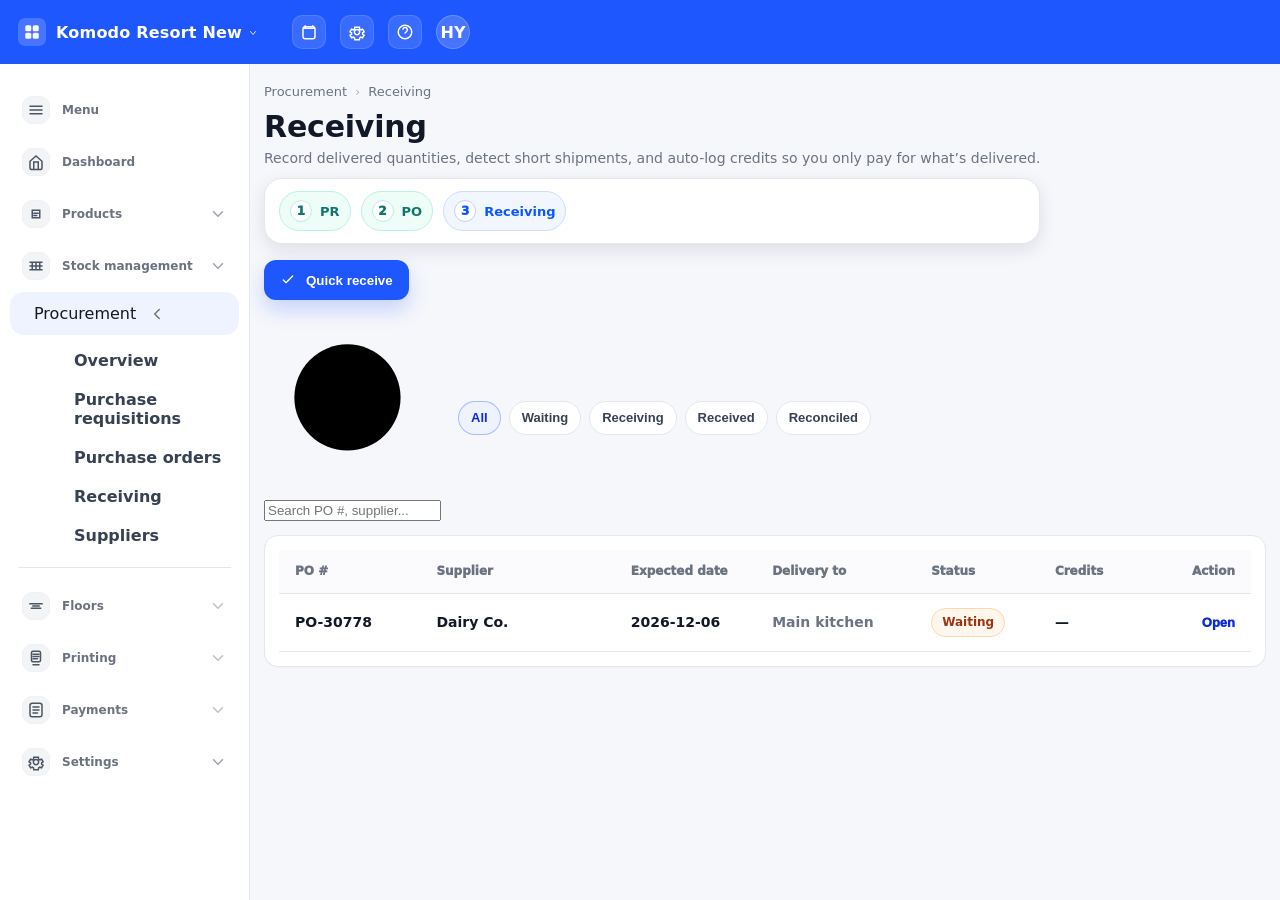
<file: procurement_pr_po_receiving_v1/procurement_receiving_v1.html>
<!doctype html>
<html lang="en">
<head>
  <meta charset="utf-8" />
  <meta name="viewport" content="width=device-width,initial-scale=1" />
  <title>Receiving - Komodo Resort New</title>
  <style>
:root{
      --blue:#1f57ff;
      --blue-2:#1a49d6;
      --bg:#f6f7fb;
      --card:#ffffff;
      --text:#111827;
      --muted:#6b7280;
      --line:#e5e7eb;

      --shadow: 0 10px 25px rgba(17,24,39,.08);
      --shadow-soft: 0 6px 18px rgba(17,24,39,.10);

      --radius:14px;
      --radius-sm:10px;

      --sidebar-w: 270px;
      --topbar-h: 64px;

      --nav-hover:#f3f4f6;
      --nav-open-bg:#eef3ff;
      --nav-active-bg:#e7efff;

      --font: ui-sans-serif, system-ui, -apple-system, Segoe UI, Roboto, Helvetica, Arial, "Apple Color Emoji","Segoe UI Emoji";
    }

    *{box-sizing:border-box}
    html,body{height:100%}
    body{
      margin:0;
      font-family:var(--font);
      color:var(--text);
      background:var(--bg);
      overflow-x:hidden;
    }

    /* Top bar */
    .topbar{
      position:sticky;
      top:0;
      z-index:80;
      height:var(--topbar-h);
      background:var(--blue);
      color:#fff;
      display:flex;
      align-items:center;
      padding:0 18px;
      gap:14px;
      box-shadow: 0 2px 0 rgba(255,255,255,.05);
    }
    .brand{
      display:flex;
      align-items:center;
      gap:10px;
      min-width:260px;
    }
    .brand .app-icon{
      width:28px;height:28px;border-radius:7px;
      background:rgba(255,255,255,.18);
      display:grid;place-items:center;
    }
    .brand .title{
      font-weight:650;
      letter-spacing:.2px;
      display:flex;
      align-items:center;
      gap:6px;
      white-space:nowrap;
    }
    .brand .caret{
      width:10px;height:10px;opacity:.85;
      transform:translateY(1px);
    }

    .global-search{
      flex:1;
      display:flex;
      justify-content:center;
    }
    .global-search .searchbox{
      width:min(860px, 100%);
      background:#fff;
      color:var(--text);
      border-radius:999px;
      height:40px;
      display:flex;
      align-items:center;
      padding:0 14px 0 16px;
      gap:10px;
      box-shadow: 0 6px 16px rgba(0,0,0,.12);
    }
    .global-search input{
      border:0;outline:0;
      width:100%;
      font-size:14px;
    }
    .global-search .magnify{
      width:18px;height:18px;opacity:.55;
    }

    .top-actions{
      display:flex;
      align-items:center;
      gap:14px;
    }
    .icon-btn{
      width:34px;height:34px;
      border-radius:10px;
      display:grid;place-items:center;
      background:rgba(255,255,255,.12);
      border:1px solid rgba(255,255,255,.12);
      cursor:pointer;
    }
    .icon-btn:hover{background:rgba(255,255,255,.18)}
    .icon-btn svg{width:18px;height:18px;fill:none;stroke:#fff;stroke-width:2}
    .avatar{
      width:34px;height:34px;border-radius:999px;
      background:rgba(255,255,255,.18);
      display:grid;place-items:center;
      font-weight:700;
      border:1px solid rgba(255,255,255,.18);
    }

    /* Fixed sidebar (full menu) */
    .sidebar{
      position:fixed;
      top:var(--topbar-h);
      left:0;
      bottom:0;
      width:var(--sidebar-w);
      background:#fff;
      border-right:1px solid var(--line);
      overflow:auto;
      padding:14px 10px 18px;
      z-index:70;
    }

    .menu-group{margin-top:6px}
    .menu-item{
      display:flex;
      align-items:center;
      gap:12px;
      padding:12px 12px;
      border-radius:14px;
      color:#111827;
      cursor:pointer;
      user-select:none;
    }
    .menu-item:hover{background:var(--nav-hover)}
    .menu-item .ico{
      width:28px;height:28px;border-radius:10px;
      display:grid;place-items:center;
      background:#f3f4f6;
      border:1px solid #eef2f7;
      flex:0 0 auto;
    }
    .menu-item .ico svg{width:18px;height:18px;fill:none;stroke:#4b5563;stroke-width:2}
    .menu-item .label{
      flex:1;
      font-weight:650;
    }
    .menu-item .chev{
      width:18px;height:18px;
      fill:none;stroke:#9ca3af;stroke-width:2;
      transition:transform .15s ease;
    }

    .menu-item.open{ background:var(--nav-open-bg); }
    .menu-item.open .chev{ transform:rotate(180deg); stroke:#6b7280; }

    .submenu{
      margin:6px 0 10px 52px;
      display:none;
    }
    .submenu.open{display:block;}
    .submenu a{
      display:block;
      text-decoration:none;
      color:#374151;
      padding:10px 12px;
      border-radius:12px;
      font-weight:600;
    }
    .submenu a:hover{background:var(--nav-hover)}
    .submenu a.active{
      background:var(--nav-active-bg);
      color:var(--blue);
    }

    .sidebar-divider{height:1px;background:var(--line);margin:12px 8px}

    /* Main content area */
    .content{
      margin-left:var(--sidebar-w);
      padding:18px 20px 70px;
      max-width: 1400px;
    }

    .breadcrumb{
      color:var(--muted);
      font-size:13px;
      display:flex;
      align-items:center;
      gap:8px;
      margin:4px 0 10px;
    }
    .crumb-dot{opacity:.5}

    .page-head{
      display:flex;
      align-items:flex-start;
      justify-content:space-between;
      gap:16px;
      margin-bottom:14px;
    }
    .page-title{
      font-size:30px;
      font-weight:750;
      margin:0;
      letter-spacing:-.2px;
    }
    .page-desc{
      margin:4px 0 0;
      color:var(--muted);
      max-width:860px;
      line-height:1.45;
      font-size:14px;
    }

    .primary-btn{
      height:40px;
      padding:0 16px;
      border-radius:12px;
      border:0;
      background:var(--blue);
      color:#fff;
      font-weight:650;
      display:inline-flex;
      align-items:center;
      gap:10px;
      cursor:pointer;
      box-shadow: 0 10px 20px rgba(31,87,255,.22);
      white-space:nowrap;
    }
    .primary-btn:hover{background:var(--blue-2)}
    .primary-btn svg{width:16px;height:16px;fill:none;stroke:#fff;stroke-width:2}

    .card{
      background:var(--card);
      border:1px solid var(--line);
      border-radius:var(--radius);
      box-shadow: 0 1px 0 rgba(17,24,39,.02);
    }

    .filters{
      display:flex;
      align-items:center;
      justify-content:space-between;
      gap:12px;
      margin:16px 0 12px;
    }
    .search-inline{
      width:320px;
      max-width:100%;
      display:flex;
      align-items:center;
      gap:10px;
      background:#fff;
      border:1px solid var(--line);
      border-radius:12px;
      padding:10px 12px;
    }
    .search-inline input{
      border:0;outline:0;width:100%;
      font-size:14px;
    }
    .search-inline svg{
      width:18px;height:18px;
      stroke:#9ca3af;stroke-width:2;fill:none;
    }

    /* Table */
    .table-wrap{
      overflow:auto;
      border-radius:var(--radius);
    }
    table{
      width:100%;
      border-collapse:separate;
      border-spacing:0;
      min-width: 980px;
      background:#fff;
    }
    thead th{
      text-align:left;
      font-size:12px;
      color:#6b7280;
      font-weight:700;
      padding:14px 16px;
      border-bottom:1px solid var(--line);
      background:#fbfbfd;
      position:sticky;
      top:0;
      z-index:1;
      white-space:nowrap;
    }
    tbody td{
      padding:14px 16px;
      border-bottom:1px solid var(--line);
      font-size:14px;
      color:#111827;
      white-space:nowrap;
    }
    tbody tr:hover{background:#fafafa}
    .name{font-weight:650;}
    .muted{color:var(--muted)}

    .actions{
      display:flex;
      align-items:center;
      gap:10px;
    }
    .mini-ico{
      width:34px;height:34px;
      border-radius:10px;
      border:1px solid var(--line);
      background:#fff;
      display:grid;place-items:center;
      cursor:pointer;
    }
    .mini-ico:hover{background:#f3f4f6}
    .mini-ico svg{
      width:16px;height:16px;
      fill:none;stroke:#374151;stroke-width:2;
    }

    /* Clickable row hint (only 1 row will use this) */
    .clickable-row td{ cursor:pointer; }
    .clickable-row .name{ color:#0f2ea6; }
    .clickable-row:hover{ background:#f6f8ff; }

    /* Help widget */
    .help-widget{
      position:fixed;
      right:22px;
      bottom:20px;
      z-index:90;
      display:flex;
      flex-direction:column;
      align-items:flex-end;
      gap:10px;
    }
    .help-menu{
      width:240px;
      background:#fff;
      border:1px solid var(--line);
      border-radius:16px;
      box-shadow:var(--shadow-soft);
      overflow:hidden;
      display:none;
      position:relative;
    }
    .help-menu.open{display:block}
    .help-menu .close-x{
      position:absolute;
      top:8px;
      right:8px;
      width:28px;height:28px;
      border-radius:10px;
      border:1px solid var(--line);
      background:#fff;
      cursor:pointer;
      display:grid;place-items:center;
    }
    .help-menu .close-x:hover{background:#f3f4f6}
    .help-menu .close-x svg{width:14px;height:14px;stroke:#6b7280;stroke-width:2;fill:none}

    .help-item{
      display:flex;
      align-items:center;
      gap:10px;
      padding:12px 14px;
      cursor:pointer;
      font-weight:650;
      color:#1f2937;
      border-bottom:1px solid var(--line);
    }
    .help-item:last-child{border-bottom:0}
    .help-item:hover{background:#f8fafc}
    .help-item svg{width:18px;height:18px;fill:none;stroke:var(--blue);stroke-width:2}

    .help-btn{
      display:flex;
      align-items:center;
      gap:10px;
      padding:10px 14px;
      border-radius:999px;
      border:0;
      background:var(--blue);
      color:#fff;
      font-weight:750;
      cursor:pointer;
      box-shadow: 0 12px 24px rgba(31,87,255,.28);
    }
    .help-btn:hover{background:var(--blue-2)}
    .help-btn svg{width:18px;height:18px;fill:none;stroke:#fff;stroke-width:2}

    .global-search{display:none}
      .content{padding:16px 14px 80px}
      .page-head{flex-direction:column;align-items:flex-start}
      .filters{flex-direction:column;align-items:flex-start}
      .search-inline{width:100%}
      table{min-width:860px}
      :root{ --sidebar-w: 250px; }
      .drawer{ width: 92vw; }
    }
  
    /* Views */
    .view{ display:none; }
    .view.active{ display:block; }

    .detail-head{
      display:flex;
      align-items:flex-start;
      justify-content:space-between;
      gap:16px;
      margin:8px 0 14px;
    }
    .back-btn{
      height:36px;
      padding:0 12px;
      border-radius:12px;
      border:1px solid var(--line);
      background:#fff;
      cursor:pointer;
      font-weight:800;
      color:#374151;
      display:inline-flex;
      align-items:center;
      gap:10px;
    }
    .back-btn:hover{background:#f3f4f6}
    .back-btn svg{width:16px;height:16px;fill:none;stroke:#374151;stroke-width:2}

    .page-actions{
      display:flex;
      gap:10px;
      align-items:center;
    }
    .secondary-pill{
      height:40px;
      padding:0 14px;
      border-radius:999px;
      border:1px solid var(--line);
      background:#fff;
      font-weight:900;
      color:#374151;
      display:inline-flex;
      align-items:center;
      gap:10px;
      cursor:default;
    }
    .secondary-pill svg{width:18px;height:18px;fill:none;stroke:#6b7280;stroke-width:2}

    /* Detail cards */
    .detail-grid{
      display:grid;
      grid-template-columns: 1fr 1fr;
      gap:12px;
      margin-top:14px;
    }
    .detail-card{
      border:1px solid var(--line);
      border-radius:var(--radius);
      background:#fff;
      padding:14px 14px;
    }
    .detail-card .k{
      font-size:12px;
      color:#6b7280;
      font-weight:900;
      margin-bottom:10px;
    }
    .detail-card .v{
      font-size:16px;
      font-weight:900;
      display:flex;
      align-items:center;
      justify-content:space-between;
      gap:12px;
    }
    .detail-card .sub{
      margin-top:8px;
      font-size:12px;
      color:var(--muted);
      font-weight:750;
      line-height:1.35;
    }
    .detail-card.wide{ grid-column: 1 / -1; }

    .detail-card.wide{ grid-column: auto; }
    }

  
    /* Modal */
    .modal-overlay{
      position:fixed;
      inset:0;
      background:rgba(17,24,39,.35);
      z-index:120;
      display:none;
      align-items:center;
      justify-content:center;
      padding:20px;
    }
    .modal-overlay.open{ display:flex; }

    .modal{
      width: 520px;
      max-width: 100%;
      background:#fff;
      border:1px solid var(--line);
      border-radius:18px;
      box-shadow: var(--shadow);
      overflow:hidden;
    }
    .modal-head{
      padding:16px 16px 12px;
      border-bottom:1px solid var(--line);
      display:flex;
      align-items:flex-start;
      justify-content:space-between;
      gap:12px;
    }
    .modal-title{
      margin:0;
      font-size:18px;
      font-weight:900;
      letter-spacing:-.2px;
    }
    .modal-sub{
      margin:6px 0 0;
      color:var(--muted);
      font-size:13px;
      font-weight:700;
      line-height:1.35;
    }
    .modal-body{
      padding:14px 16px 16px;
    }
    .form-grid{
      display:grid;
      grid-template-columns: 1fr 1fr;
      gap:12px;
    }
    .form-field{
      border:1px solid var(--line);
      border-radius:14px;
      padding:12px 12px;
      background:#fff;
    }
    .form-field .k{
      font-size:12px;
      color:#6b7280;
      font-weight:900;
      margin-bottom:8px;
    }
    .form-field .v{
      display:flex;
      align-items:center;
      gap:10px;
      justify-content:space-between;
    }
    .form-field input, .form-field select{
      width:100%;
      border:1px solid var(--line);
      border-radius:12px;
      padding:10px 10px;
      font-weight:800;
      outline:none;
      font-size:14px;
      background:#fff;
    }
    .form-field input:focus, .form-field select:focus{
      border-color: rgba(31,87,255,.5);
      box-shadow: 0 0 0 4px rgba(31,87,255,.10);
    }
    .form-field.wide{ grid-column: 1 / -1; }
    .hint{
      font-size:12px;
      color:var(--muted);
      font-weight:700;
      margin-top:8px;
      line-height:1.35;
    }
    .modal-foot{
      padding:12px 16px 16px;
      border-top:1px solid var(--line);
      display:flex;
      justify-content:flex-end;
      gap:10px;
    }
    .btn-secondary{
      height:40px;
      padding:0 14px;
      border-radius:12px;
      border:1px solid var(--line);
      background:#fff;
      cursor:pointer;
      font-weight:900;
      color:#374151;
    }
    .btn-secondary:hover{background:#f3f4f6}

    /* Toast */
    .toast{
      position:fixed;
      left:50%;
      bottom:24px;
      transform:translateX(-50%) translateY(20px);
      background:#111827;
      color:#fff;
      padding:10px 14px;
      border-radius:999px;
      font-weight:800;
      font-size:13px;
      box-shadow: 0 14px 30px rgba(0,0,0,.25);
      opacity:0;
      pointer-events:none;
      transition:opacity .18s ease, transform .18s ease;
      z-index:140;
      max-width: 90vw;
      white-space:nowrap;
      overflow:hidden;
      text-overflow:ellipsis;
    }
    .toast.show{
      opacity:1;
      transform:translateX(-50%) translateY(0);
    }

    .form-field.wide{ grid-column:auto; }
    }

    /* Stock count */
    .toolbar{
      display:flex;
      align-items:center;
      justify-content:space-between;
      gap:14px;
      flex-wrap:wrap;
      margin-top:14px;
    }
    .control-row{
      display:flex;
      align-items:center;
      gap:10px;
      flex-wrap:wrap;
    }
    .select, .input{
      height:40px;
      border:1px solid var(--line);
      border-radius:12px;
      padding:0 12px;
      background:#fff;
      font-weight:800;
      color:#111827;
      outline:none;
      min-width: 220px;
    }
    .select:focus, .input:focus{
      border-color: rgba(31,87,255,.5);
      box-shadow: 0 0 0 4px rgba(31,87,255,.10);
    }
    .input.small{ min-width: 140px; width:140px; }
    .select.small{ min-width: 180px; }
    .pill{
      display:inline-flex;
      align-items:center;
      gap:8px;
      padding:8px 10px;
      border-radius:999px;
      border:1px solid var(--line);
      background:#fff;
      font-size:12px;
      font-weight:900;
      color:#374151;
    }
    .pill .dot{
      width:8px;height:8px;border-radius:999px;background:#9ca3af;
    }
    .banner{
      border:1px solid var(--line);
      background:#fff;
      border-radius:18px;
      padding:12px 14px;
      display:flex;
      align-items:flex-start;
      justify-content:space-between;
      gap:12px;
      margin-top:14px;
      box-shadow: var(--shadow-soft);
    }
    .banner .b-title{ font-weight:950; }
    .banner .b-sub{ color:var(--muted); font-weight:750; font-size:13px; margin-top:4px; line-height:1.35; }
    .banner.warn{
      border-color:#fde68a;
      background:#fffbeb;
    }
    .banner.warn .dot{ background:#f59e0b; box-shadow:0 0 0 3px rgba(245,158,11,.18); }
    .banner.ok{
      border-color:#bbf7d0;
      background:#f0fdf4;
    }
    .banner.ok .dot{ background:#10b981; box-shadow:0 0 0 3px rgba(16,185,129,.16); }

    .count-table{
      width:100%;
      border-collapse:separate;
      border-spacing:0;
      background:#fff;
      border:1px solid var(--line);
      border-radius:18px;
      overflow:hidden;
      margin-top:14px;
    }
    .count-table thead th{
      text-align:left;
      font-size:13px;
      color:#6b7280;
      font-weight:900;
      padding:14px 14px;
      border-bottom:1px solid var(--line);
      background:#fbfbfd;
      white-space:nowrap;
    }
    .count-table tbody td{
      padding:14px 14px;
      border-bottom:1px solid #eef2f7;
      font-weight:800;
      vertical-align:middle;
      white-space:nowrap;
    }
    .count-table tbody tr:last-child td{ border-bottom:none; }
    .mono{ font-variant-numeric: tabular-nums; }
    .cell-muted{ color:var(--muted); font-weight:750; }
    .td-input{
      display:flex;
      align-items:center;
      gap:8px;
    }
    .td-input input{
      height:36px;
      border:1px solid var(--line);
      border-radius:12px;
      padding:0 10px;
      width:110px;
      outline:none;
      font-weight:900;
      background:#fff;
    }
    .td-input input:focus{
      border-color: rgba(31,87,255,.5);
      box-shadow: 0 0 0 4px rgba(31,87,255,.10);
    }
    .badge{
      display:inline-flex;
      align-items:center;
      gap:8px;
      padding:6px 10px;
      border-radius:999px;
      font-size:12px;
      font-weight:950;
      border:1px solid var(--line);
      background:#fff;
      color:#374151;
    }
    .badge .dot{
      width:8px;height:8px;border-radius:999px;background:#9ca3af;
    }
    .badge.ok{
      border-color:#bbf7d0;
      background:#f0fdf4;
      color:#0f766e;
    }
    .badge.ok .dot{ background:#10b981; box-shadow:0 0 0 3px rgba(16,185,129,.16); }
    .badge.review{
      border-color:#fde68a;
      background:#fffbeb;
      color:#92400e;
    }
    .badge.review .dot{ background:#f59e0b; box-shadow:0 0 0 3px rgba(245,158,11,.18); }
    .badge.pending{
      border-color:#e5e7eb;
      background:#fff;
      color:#374151;
    }
    .badge.pending .dot{ background:#9ca3af; }

    /* Stepper */
    .stepper{
      display:flex;
      align-items:center;
      gap:10px;
      padding:12px 14px;
      border:1px solid var(--line);
      background:#fff;
      border-radius:18px;
      box-shadow: var(--shadow-soft);
      margin-top:14px;
      flex-wrap:wrap;
    }
    .step{
      display:flex;
      align-items:center;
      gap:10px;
      padding:8px 10px;
      border-radius:999px;
      border:1px solid var(--line);
      background:#fff;
      font-weight:900;
      font-size:13px;
      color:#374151;
    }
    .step .num{
      width:22px;height:22px;border-radius:999px;
      display:grid;place-items:center;
      border:1px solid var(--line);
      background:#fbfbfd;
      font-size:12px;
      font-weight:950;
      color:#6b7280;
    }
    .step.active{
      border-color: rgba(31,87,255,.35);
      background: var(--nav-open-bg);
      color:#0b2bd6;
    }
    .step.active .num{
      background: rgba(31,87,255,.10);
      border-color: rgba(31,87,255,.35);
      color:#0b2bd6;
    }
    .step.done{
      border-color:#bbf7d0;
      background:#f0fdf4;
      color:#0f766e;
    }
    .step.done .num{
      background:#ecfdf5;
      border-color:#bbf7d0;
      color:#0f766e;
    }
    .step-sep{
      width:26px;height:2px;
      background:#e5e7eb;
      border-radius:999px;
    }

    /* Tabs / chips */
    .chips{
      display:flex;
      gap:8px;
      align-items:center;
      flex-wrap:wrap;
    }
    .chip{
      height:34px;
      padding:0 12px;
      border-radius:999px;
      border:1px solid var(--line);
      background:#fff;
      cursor:pointer;
      font-weight:900;
      color:#374151;
      display:inline-flex;
      align-items:center;
      gap:8px;
      font-size:13px;
    }
    .chip:hover{ background:#f3f4f6; }
    .chip.active{
      border-color: rgba(31,87,255,.35);
      background: var(--nav-open-bg);
      color:#0b2bd6;
    }
    .chip .count{
      padding:2px 8px;
      border-radius:999px;
      background:#f3f4f6;
      font-size:12px;
      font-weight:950;
      color:#374151;
    }
    .chip.active .count{
      background: rgba(31,87,255,.12);
      color:#0b2bd6;
    }

    /* Modal (reuse) */
    .modal-overlay{
      position:fixed;
      inset:0;
      background:rgba(17,24,39,.35);
      z-index:120;
      display:none;
      align-items:center;
      justify-content:center;
      padding:20px;
    }
    .modal-overlay.open{ display:flex; }
    .modal{
      width: 560px;
      max-width: 100%;
      background:#fff;
      border:1px solid var(--line);
      border-radius:18px;
      box-shadow: var(--shadow);
      overflow:hidden;
    }
    .modal-head{
      padding:16px 16px 12px;
      border-bottom:1px solid var(--line);
      display:flex;
      align-items:flex-start;
      justify-content:space-between;
      gap:12px;
    }
    .modal-title{
      margin:0;
      font-size:18px;
      font-weight:900;
      letter-spacing:-.2px;
    }
    .modal-sub{
      margin:6px 0 0;
      color:var(--muted);
      font-size:13px;
      font-weight:700;
      line-height:1.35;
    }
    .modal-body{ padding:14px 16px 16px; }
    .form-grid{
      display:grid;
      grid-template-columns: 1fr 1fr;
      gap:12px;
    }
    .form-field{
      border:1px solid var(--line);
      border-radius:14px;
      padding:12px 12px;
      background:#fff;
    }
    .form-field .k{
      font-size:12px;
      color:#6b7280;
      font-weight:900;
      margin-bottom:8px;
    }
    .form-field .v{
      display:flex;
      align-items:center;
      gap:10px;
      justify-content:space-between;
    }
    .form-field input, .form-field select{
      width:100%;
      border:1px solid var(--line);
      border-radius:12px;
      padding:10px 10px;
      font-weight:800;
      outline:none;
      font-size:14px;
      background:#fff;
    }
    .form-field input:focus, .form-field select:focus{
      border-color: rgba(31,87,255,.5);
      box-shadow: 0 0 0 4px rgba(31,87,255,.10);
    }
    .form-field.wide{ grid-column: 1 / -1; }
    .modal-foot{
      padding:12px 16px 16px;
      border-top:1px solid var(--line);
      display:flex;
      justify-content:flex-end;
      gap:10px;
      flex-wrap:wrap;
    }
    .btn-secondary{
      height:40px;
      padding:0 14px;
      border-radius:12px;
      border:1px solid var(--line);
      background:#fff;
      cursor:pointer;
      font-weight:900;
      color:#374151;
    }
    .btn-secondary:hover{background:#f3f4f6}
    .toast{
      position:fixed;
      left:50%;
      bottom:24px;
      transform:translateX(-50%) translateY(20px);
      background:#111827;
      color:#fff;
      padding:10px 14px;
      border-radius:999px;
      font-weight:800;
      font-size:13px;
      box-shadow: 0 14px 30px rgba(0,0,0,.25);
      opacity:0;
      pointer-events:none;
      transition:opacity .18s ease, transform .18s ease;
      z-index:140;
      max-width: 90vw;
      white-space:nowrap;
      overflow:hidden;
      text-overflow:ellipsis;
    }
    .toast.show{
      opacity:1;
      transform:translateX(-50%) translateY(0);
    }

    /* Count table tweaks */
    .count-table tbody td{ white-space:normal; }
    .line-actions{
      display:flex;
      align-items:center;
      justify-content:flex-end;
      gap:10px;
      flex-wrap:wrap;
    }
    .link-btn{
      border:none;
      background:transparent;
      color:#0b2bd6;
      font-weight:950;
      cursor:pointer;
      padding:0;
      font-size:13px;
    }
    .link-btn:hover{ text-decoration:underline; }
    .mini-muted{ color:var(--muted); font-weight:750; font-size:12px; margin-top:4px; }
    .batch-box{
      border:1px solid var(--line);
      border-radius:14px;
      padding:10px 10px;
      background:#fbfbfd;
      margin-top:10px;
    }
    .batch-row{
      display:flex;
      gap:10px;
      align-items:center;
      flex-wrap:wrap;
      padding:8px 0;
      border-bottom:1px dashed #e5e7eb;
    }
    .batch-row:last-child{ border-bottom:none; }
    .batch-row input{
      height:36px;
      border:1px solid var(--line);
      border-radius:12px;
      padding:0 10px;
      outline:none;
      font-weight:900;
      background:#fff;
    }
    .batch-row input:focus{
      border-color: rgba(31,87,255,.5);
      box-shadow: 0 0 0 4px rgba(31,87,255,.10);
    }
    .batch-row .qty{ width:120px; }
    .batch-row .date{ width:170px; }
    .tag{
      display:inline-flex;
      align-items:center;
      gap:8px;
      padding:6px 10px;
      border-radius:999px;
      font-size:12px;
      font-weight:950;
      border:1px solid var(--line);
      background:#fff;
      color:#374151;
      white-space:nowrap;
    }
    .tag .dot{ width:8px;height:8px;border-radius:999px;background:#9ca3af; }
    .tag.counted{
      border-color:#bbf7d0;
      background:#f0fdf4;
      color:#0f766e;
    }
    .tag.counted .dot{ background:#10b981; box-shadow:0 0 0 3px rgba(16,185,129,.16); }
    .tag.not{
      border-color:#e5e7eb;
      background:#fff;
      color:#374151;
    }
    .tag.review{
      border-color:#fde68a;
      background:#fffbeb;
      color:#92400e;
    }
    .tag.review .dot{ background:#f59e0b; box-shadow:0 0 0 3px rgba(245,158,11,.18); }
    .right-actions{
      display:flex;
      gap:10px;
      align-items:center;
      justify-content:flex-end;
      flex-wrap:wrap;
    }
    .impact{
      font-weight:950;
      color:#111827;
      font-size:13px;
      background:#fff;
      border:1px solid var(--line);
      border-radius:999px;
      padding:8px 10px;
    }
    .hidden{ display:none !important; }

    .form-field.wide{ grid-column:auto; }
    }
    /* Procurement overview layout helpers */
    .kpi-grid{ display:grid; grid-template-columns: repeat(12, 1fr); gap:14px; margin-top:14px; }
    .kpi{ padding:14px; }
    .kpi .k{ color:var(--muted); font-weight:900; font-size:12px; }
    .kpi .v{ font-weight:950; font-size:24px; margin-top:6px; }
    .kpi .s{ color:var(--muted); font-weight:750; font-size:13px; margin-top:6px; line-height:1.35; }
    }
    }


    /* Procurement overview layout helpers */
    .kpi-grid{ display:grid; grid-template-columns: repeat(12, 1fr); gap:14px; margin-top:14px; }
    .kpi{ padding:14px; }
    .kpi .k{ color:var(--muted); font-weight:900; font-size:12px; }
    .kpi .v{ font-weight:950; font-size:24px; margin-top:6px; }
    .kpi .s{ color:var(--muted); font-weight:750; font-size:13px; margin-top:6px; line-height:1.35; }
    }
    }
    .proc-delivery-table th, .proc-delivery-table td{
      white-space:nowrap;
      overflow:hidden;
      text-overflow:ellipsis;
    }
    /* If a table still exceeds card width, allow horizontal scroll inside the card */
    /* keeps columns readable without breaking layout */
    

    /* Procurement: keep tables fully visible, no overlap, no horizontal overflow */
    .content .card{ min-width:0; } /* critical for CSS grid (prevents overlap) */

    .proc-reorder-table,
    .proc-delivery-table{
      width:100%;
      table-layout: fixed; /* enforce column widths within the card */
    }

    .proc-reorder-table th, .proc-reorder-table td,
    .proc-delivery-table th, .proc-delivery-table td{
      white-space: normal;           /* allow wrapping */
      overflow-wrap: anywhere;       /* wrap long strings */
      word-break: break-word;
      line-height: 1.25;
      vertical-align: middle;
    }

    /* Reorder table column widths */
    .proc-reorder-table th:nth-child(1), .proc-reorder-table td:nth-child(1){ width:28%; }
    .proc-reorder-table th:nth-child(2), .proc-reorder-table td:nth-child(2){ width:18%; }
    .proc-reorder-table th:nth-child(3), .proc-reorder-table td:nth-child(3){ width:12%; }
    .proc-reorder-table th:nth-child(4), .proc-reorder-table td:nth-child(4){ width:14%; }
    .proc-reorder-table th:nth-child(5), .proc-reorder-table td:nth-child(5){ width:16%; }
    .proc-reorder-table th:nth-child(6), .proc-reorder-table td:nth-child(6){ width:12%; text-align:right; }

    /* Deliveries table column widths */
    .proc-delivery-table th:nth-child(1), .proc-delivery-table td:nth-child(1){ width:22%; }
    .proc-delivery-table th:nth-child(2), .proc-delivery-table td:nth-child(2){ width:34%; }
    .proc-delivery-table th:nth-child(3), .proc-delivery-table td:nth-child(3){ width:24%; }
    .proc-delivery-table th:nth-child(4), .proc-delivery-table td:nth-child(4){ width:20%; text-align:right; }

    /* Keep badges from forcing overflow */
    .proc-delivery-table .tag{ max-width: 100%; }
    .proc-delivery-table .tag span{ display:inline-block; max-width:100%; }

    /* Stepper */
    .stepper{ display:flex; gap:10px; align-items:center; flex-wrap:wrap; margin-top:10px; }
    .step{ display:flex; gap:8px; align-items:center; padding:8px 10px; border:1px solid var(--line); border-radius:999px; background:#fff; font-weight:900; color:var(--muted); font-size:13px; }
    .step .num{ width:22px; height:22px; border-radius:999px; display:grid; place-items:center; border:1px solid var(--line); background:#fff; color:var(--muted); font-weight:950; }
    .step.active{ color:#0b57ff; border-color:#cddcff; background:#f2f7ff; }
    .step.active .num{ border-color:#bcd1ff; color:#0b57ff; background:#fff; }
    .step.done{ color:#0f766e; border-color:#baf2e2; background:#effdf8; }
    .step.done .num{ border-color:#baf2e2; color:#0f766e; background:#fff; }

    /* Right panel */
    .split{ display:grid; grid-template-columns: repeat(12, 1fr); gap:14px; margin-top:14px; }
    .panel{ padding:14px; min-width:0; }
    .panel-title{ font-weight:950; font-size:16px; }
    .panel-sub{ color:var(--muted); font-weight:750; font-size:13px; margin-top:4px; }
    .kv{ display:grid; grid-template-columns: 1fr 1fr; gap:10px; margin-top:12px; }
    .kv .cell{ border:1px solid var(--line); border-radius:14px; background:#fff; padding:10px 12px; }
    .kv .k{ color:var(--muted); font-weight:900; font-size:12px; }
    .kv .v{ font-weight:950; font-size:14px; margin-top:4px; }
    .mono{ font-variant-numeric: tabular-nums; font-feature-settings: "tnum" 1; }

    /* Approval timeline */
    .timeline{ margin-top:12px; display:flex; flex-direction:column; gap:10px; }
    .t-item{ display:flex; gap:10px; align-items:flex-start; }
    .t-dot{ width:10px; height:10px; border-radius:999px; margin-top:6px; background:#dbe7ff; border:2px solid #bcd1ff; }
    .t-item .txt{ font-weight:850; }
    .t-item .sub{ color:var(--muted); font-weight:750; font-size:12px; margin-top:2px; }

    /* Data table wrap with full visibility */
    .data-table{ width:100%; table-layout:fixed; }
    .data-table th, .data-table td{ white-space: normal; overflow-wrap:anywhere; word-break:break-word; line-height:1.25; vertical-align:middle; }
    .data-table th{ color:var(--muted); font-weight:950; font-size:12px; }
    .data-table td{ font-weight:850; }
    .data-table .right{ text-align:right; }
    .data-table .muted{ color:var(--muted); font-weight:800; }
    .tag{ display:inline-flex; gap:8px; align-items:center; padding:6px 10px; border-radius:999px; border:1px solid var(--line); background:#fff; font-weight:900; font-size:12px; }
    .tag.pending{ background:#fff7ed; border-color:#fed7aa; color:#9a3412; }
    .tag.ok{ background:#effdf8; border-color:#baf2e2; color:#0f766e; }
    .tag.bad{ background:#fff1f2; border-color:#fecdd3; color:#9f1239; }
    .tag.neutral{ background:#f8fafc; border-color:#e2e8f0; color:#334155; }

    .btn-row{ display:flex; gap:10px; flex-wrap:wrap; align-items:center; justify-content:flex-end; margin-top:12px; }
    .ghost-btn{ height:40px; border-radius:12px; border:1px solid var(--line); background:#fff; padding:0 12px; font-weight:900; cursor:pointer; }
    .ghost-btn:hover{ background:#f6f8ff; border-color:#cddcff; }
    .danger-btn{ height:40px; border-radius:12px; border:1px solid #fecdd3; background:#fff1f2; padding:0 12px; font-weight:950; cursor:pointer; color:#9f1239; }
    .danger-btn:hover{ filter:brightness(.98); }

    .drawer{ position: fixed; inset: 0; background: rgba(15,23,42,.45); display:none; align-items:center; justify-content:center; z-index: 9998; padding:16px; }
    .drawer.open{ display:flex; }
    .modal{ width: min(920px, 100%); background:#fff; border-radius:18px; border:1px solid var(--line); box-shadow: 0 24px 60px rgba(0,0,0,.22); overflow:hidden; }
    .modal-head{ display:flex; justify-content:space-between; align-items:center; padding:14px 16px; border-bottom:1px solid var(--line); }
    .modal-title{ font-weight:950; }
    .modal-body{ padding:14px 16px; }
    .form-grid{ display:grid; grid-template-columns: repeat(12, 1fr); gap:12px; }
    .field{ grid-column: span 6; }
    .field.full{ grid-column: span 12; }
    .label{ color:var(--muted); font-weight:900; font-size:12px; }
    .input, .select, .textarea{
      width:100%; border:1px solid var(--line); border-radius:12px; height:40px; padding:0 12px; outline:none; font-weight:850;
    }
    .textarea{ height:auto; padding:10px 12px; min-height:74px; resize:vertical; }
    .muted-note{ color:var(--muted); font-weight:750; font-size:12px; margin-top:6px; }
    .divider{ height:1px; background:var(--line); margin:12px 0; }

  </style>
</head>
<body>
<!-- Topbar -->
  <header class="topbar">
    <div class="brand">
      <div class="app-icon" title="App">
        <svg width="18" height="18" viewBox="0 0 24 24" aria-hidden="true">
          <rect x="3" y="3" width="8" height="8" rx="2" fill="white" opacity=".95"></rect>
          <rect x="13" y="3" width="8" height="8" rx="2" fill="white" opacity=".95"></rect>
          <rect x="3" y="13" width="8" height="8" rx="2" fill="white" opacity=".95"></rect>
          <rect x="13" y="13" width="8" height="8" rx="2" fill="white" opacity=".95"></rect>
        </svg>
      </div>
      <div class="title">
        Komodo Resort New
        <svg class="caret" viewBox="0 0 20 20" aria-hidden="true">
          <path d="M5 7l5 6 5-6" fill="none" stroke="white" stroke-width="2" stroke-linecap="round" stroke-linejoin="round"></path>
        </svg>
      </div>
    </div>

    <div class="global-search">
      <div class="searchbox">
        <svg class="magnify" viewBox="0 0 24 24" aria-hidden="true">
          <circle cx="11" cy="11" r="7" fill="none" stroke="#111827" stroke-width="2"></circle>
          <path d="M20 20l-3.5-3.5" fill="none" stroke="#111827" stroke-width="2" stroke-linecap="round"></path>
        </svg>
        <input type="text" placeholder="Search" />
      </div>
    </div>

    <div class="top-actions">
      <div class="icon-btn" title="Calendar">
        <svg viewBox="0 0 24 24" aria-hidden="true">
          <path d="M7 3v3M17 3v3" />
          <path d="M4 7h16" />
          <rect x="4" y="5" width="16" height="16" rx="3" />
        </svg>
      </div>
      <div class="icon-btn" title="Settings">
        <svg viewBox="0 0 24 24" aria-hidden="true">
          <path d="M12 15.5a3.5 3.5 0 1 0 0-7 3.5 3.5 0 0 0 0 7Z"></path>
          <path d="M19.4 15a7.8 7.8 0 0 0 .1-2l2-1.3-2-3.4-2.3.8a7.6 7.6 0 0 0-1.7-1l-.3-2.4H9l-.3 2.4a7.6 7.6 0 0 0-1.7 1l-2.3-.8-2 3.4 2 1.3a7.8 7.8 0 0 0 .1 2l-2 1.3 2 3.4 2.3-.8a7.6 7.6 0 0 0 1.7 1l.3 2.4h6l.3-2.4a7.6 7.6 0 0 0 1.7-1l2.3.8 2-3.4-2-1.3Z"></path>
        </svg>
      </div>
      <div class="icon-btn" title="Help">
        <svg viewBox="0 0 24 24" aria-hidden="true">
          <path d="M12 18h.01"></path>
          <path d="M9.1 9a3 3 0 1 1 5.8 1c0 2-3 2-3 4"></path>
          <circle cx="12" cy="12" r="9"></circle>
        </svg>
      </div>
      <div class="avatar" title="User">HY</div>
    </div>
  </header>
<!-- Fixed Sidebar -->
  <aside class="sidebar">
    <div class="menu-group">
      <div class="menu-item" data-link="#">
        <div class="ico">
          <svg viewBox="0 0 24 24" aria-hidden="true">
            <path d="M4 7h16M4 12h16M4 17h16" stroke-linecap="round"></path>
          </svg>
        </div>
        <div class="label">Menu</div>
      </div>

      <div class="menu-item" data-link="#">
        <div class="ico">
          <svg viewBox="0 0 24 24" aria-hidden="true">
            <path d="M4 11l8-7 8 7v9a2 2 0 0 1-2 2H6a2 2 0 0 1-2-2z"></path>
            <path d="M9 22V12h6v10"></path>
          </svg>
        </div>
        <div class="label">Dashboard</div>
      </div>

      <!-- Products (expandable) -->
      <div class="menu-item" data-toggle="products">
        <div class="ico">
          <svg viewBox="0 0 24 24" aria-hidden="true">
            <path d="M7 7h10v10H7z"></path>
            <path d="M9 11h6M9 14h4" stroke-linecap="round"></path>
          </svg>
        </div>
        <div class="label">Products</div>
        <svg class="chev" viewBox="0 0 24 24" aria-hidden="true">
          <path d="M6 9l6 6 6-6" stroke-linecap="round" stroke-linejoin="round"></path>
        </svg>
      </div>
      <div class="submenu" data-submenu="products">
        <a href="#" onclick="return false;">Products</a>
        <a href="#" onclick="return false;">Categories</a>
        <a href="#" onclick="return false;">Combinations</a>
        <a href="ingredients_v14_with_procurement.html">Ingredients</a>
        <a href="#" onclick="return false;">Unit Types</a>
      </div>

      <!-- Stock Management (expandable) -->
      <div class="menu-item" data-toggle="stock">
        <div class="ico">
          <svg viewBox="0 0 24 24" aria-hidden="true">
            <path d="M4 7h16M4 12h16M4 17h16" stroke-linecap="round"></path>
            <path d="M7 7v10M12 7v10M17 7v10"></path>
          </svg>
        </div>
        <div class="label">Stock management</div>
        <svg class="chev" viewBox="0 0 24 24" aria-hidden="true">
          <path d="M6 9l6 6 6-6" stroke-linecap="round" stroke-linejoin="round"></path>
        </svg>
      </div>
      <div class="submenu" data-submenu="stock">
        <a class="submenu-link" href="ingredients_v14_with_procurement.html"><span>Ingredients</span></a>
        <a class="submenu-link" href="stock_count_v4_with_procurement.html"><span>Stock count</span></a>
        <a class="submenu-link" href="#" onclick="return false;"><span>Recipes</span></a>
        <a class="submenu-link" href="#" onclick="return false;"><span>Purchase Orders</span></a>
        <a class="submenu-link active" href="#" onclick="return false;"><span>Receiving</span></a>
        <a class="submenu-link" href="#" onclick="return false;"><span>Vendor Credits</span></a>
      </div>
      <div class="menu-item open" data-toggle="procurement">
        <div class="menu-icon">
          <svg viewBox="0 0 24 24" aria-hidden="true">
            <path d="M6 7h15l-2 10H8L6 7z" stroke-linejoin="round"></path>
            <path d="M6 7l-2-3H2" stroke-linecap="round"></path>
            <path d="M9 20a1 1 0 100-2 1 1 0 000 2zM18 20a1 1 0 100-2 1 1 0 000 2z"></path>
          </svg>
        </div>
        <span class="menu-label">Procurement</span>
        <div class="chev">
          <svg viewBox="0 0 24 24" aria-hidden="true"><path d="M9 18l6-6-6-6" stroke-linecap="round" stroke-linejoin="round"></path></svg>
        </div>
      </div>
      
      <div class="submenu open" data-submenu="procurement">
        <a class="submenu-link" href="procurement_overview_v2.html"><span>Overview</span></a>
        <a class="submenu-link" href="procurement_pr_v1.html"><span>Purchase requisitions</span></a>
        <a class="submenu-link" href="procurement_po_v1.html"><span>Purchase orders</span></a>
        <a class="submenu-link" href="procurement_receiving_v1.html"><span>Receiving</span></a>
        <a class="submenu-link" href="#"><span>Suppliers</span></a>
      </div>



      <div class="sidebar-divider"></div>

      <div class="menu-item" data-link="#">
        <div class="ico">
          <svg viewBox="0 0 24 24" aria-hidden="true">
            <path d="M3 9h18"></path>
            <path d="M7 12h10"></path>
            <path d="M5 15h14"></path>
          </svg>
        </div>
        <div class="label">Floors</div>
        <svg class="chev" viewBox="0 0 24 24" aria-hidden="true" style="opacity:.65">
          <path d="M6 9l6 6 6-6" stroke-linecap="round" stroke-linejoin="round"></path>
        </svg>
      </div>

      <div class="menu-item" data-link="#">
        <div class="ico">
          <svg viewBox="0 0 24 24" aria-hidden="true">
            <rect x="6" y="3" width="12" height="14" rx="2"></rect>
            <path d="M8 7h8M8 10h8M8 13h6" stroke-linecap="round"></path>
            <path d="M8 21h8" stroke-linecap="round"></path>
          </svg>
        </div>
        <div class="label">Printing</div>
        <svg class="chev" viewBox="0 0 24 24" aria-hidden="true" style="opacity:.65">
          <path d="M6 9l6 6 6-6" stroke-linecap="round" stroke-linejoin="round"></path>
        </svg>
      </div>

      <div class="menu-item" data-link="#">
        <div class="ico">
          <svg viewBox="0 0 24 24" aria-hidden="true">
            <rect x="4" y="3" width="16" height="18" rx="3"></rect>
            <path d="M8 8h8M8 12h8M8 16h6" stroke-linecap="round"></path>
          </svg>
        </div>
        <div class="label">Payments</div>
        <svg class="chev" viewBox="0 0 24 24" aria-hidden="true" style="opacity:.65">
          <path d="M6 9l6 6 6-6" stroke-linecap="round" stroke-linejoin="round"></path>
        </svg>
      </div>

      <div class="menu-item" data-toggle="settings">
        <div class="ico">
          <svg viewBox="0 0 24 24" aria-hidden="true">
            <path d="M12 15.5a3.5 3.5 0 1 0 0-7 3.5 3.5 0 0 0 0 7Z"></path>
            <path d="M19.4 15a7.8 7.8 0 0 0 .1-2l2-1.3-2-3.4-2.3.8a7.6 7.6 0 0 0-1.7-1l-.3-2.4H9l-.3 2.4a7.6 7.6 0 0 0-1.7 1l-2.3-.8-2 3.4 2 1.3a7.8 7.8 0 0 0 .1 2l-2 1.3 2 3.4 2.3-.8a7.6 7.6 0 0 0 1.7 1l.3 2.4h6l.3-2.4a7.6 7.6 0 0 0 1.7-1l2.3.8 2-3.4-2-1.3Z"></path>
          </svg>
        </div>
        <div class="label">Settings</div>
        <svg class="chev" viewBox="0 0 24 24" aria-hidden="true">
          <path d="M6 9l6 6 6-6" stroke-linecap="round" stroke-linejoin="round"></path>
        </svg>
      </div>
      <div class="submenu" data-submenu="settings">
        <a href="#" onclick="return false;">General</a>
        <a href="#" onclick="return false;">Users</a>
        <a href="#" onclick="return false;">Integrations</a>
      </div>
    </div>
  </aside>

  <main class="content">
    <div id="rcvListView">
      <div class="breadcrumb">
        <span>Procurement</span><span class="crumb-dot">›</span><span>Receiving</span>
      </div>

      <div class="page-head">
        <div>
          <h1 class="page-title">Receiving</h1>
          <p class="page-desc">Record delivered quantities, detect short shipments, and auto-log credits so you only pay for what’s delivered.</p>
          <div class="stepper">
            <div class="step done"><span class="num">1</span> PR</div>
            <div class="step done"><span class="num">2</span> PO</div>
            <div class="step active"><span class="num">3</span> Receiving</div>
          </div>
        </div>
        <div class="right-actions">
          <button class="primary-btn" id="btnQuickReceive">
            <svg viewBox="0 0 24 24" aria-hidden="true"><path d="M5 12l4 4L19 6" stroke-linecap="round" stroke-linejoin="round"></path></svg>
            Quick receive
          </button>
        </div>
      </div>

      <div style="display:flex;gap:12px;align-items:center;flex-wrap:wrap;margin-top:10px;">
        <div class="search">
          <svg viewBox="0 0 24 24" aria-hidden="true">
            <path d="M21 21l-4.35-4.35" stroke-linecap="round"/>
            <circle cx="11" cy="11" r="7"/>
          </svg>
          <input id="rcvSearch" placeholder="Search PO #, supplier..." />
        </div>

        <div class="chips">
          <button class="chip active" data-filter="All">All</button>
          <button class="chip" data-filter="Waiting">Waiting</button>
          <button class="chip" data-filter="Receiving">Receiving</button>
          <button class="chip" data-filter="Received">Received</button>
          <button class="chip" data-filter="Reconciled">Reconciled</button>
        </div>
      </div>

      <div class="card" style="margin-top:14px; padding:14px;">
        <table class="data-table">
          <thead>
            <tr>
              <th style="width:16%;">PO #</th>
              <th style="width:22%;">Supplier</th>
              <th style="width:16%;">Expected date</th>
              <th style="width:18%;">Delivery to</th>
              <th style="width:14%;">Status</th>
              <th style="width:14%;">Credits</th>
              <th class="right" style="width:10%;">Action</th>
            </tr>
          </thead>
          <tbody id="rcvTbody"></tbody>
        </table>
      </div>
    </div>

    <div id="rcvDetailView" style="display:none;">
      <div class="breadcrumb">
        <a href="#" id="backToRcvList" class="mini-muted" style="text-decoration:none;font-weight:950;">← Back</a>
        <span class="crumb-dot">›</span>
        <span>Procurement</span><span class="crumb-dot">›</span><span>Receiving</span>
      </div>

      <div class="page-head" style="align-items:flex-start;">
        <div>
          <h1 class="page-title" id="rcvTitle">Receiving</h1>
          <p class="page-desc" id="rcvSubtitle"></p>
          <div class="stepper">
            <div class="step done"><span class="num">1</span> PR</div>
            <div class="step done"><span class="num">2</span> PO</div>
            <div class="step active"><span class="num">3</span> Receiving</div>
          </div>
        </div>
        <div class="right-actions">
          <button class="btn-secondary" id="btnMarkOK" style="height:40px;border-radius:12px;">All OK</button>
          <button class="primary-btn" id="btnConfirmReceiving" style="box-shadow:none;">
            <svg viewBox="0 0 24 24" aria-hidden="true"><path d="M5 12l4 4L19 6" stroke-linecap="round" stroke-linejoin="round"></path></svg>
            Confirm receiving
          </button>
        </div>
      </div>

      <div class="split">
        <div class="card panel" style="grid-column: span 8;">
          <div style="display:flex;align-items:flex-start;justify-content:space-between;gap:12px;flex-wrap:wrap;">
            <div>
              <div class="panel-title">Receive items</div>
              <div class="panel-sub">Enter delivered quantity and expiry. Credits are auto-logged if short shipped.</div>
            </div>
            <div class="tag neutral" id="rcvStatusTag">Receiving</div>
          </div>

          <div class="divider"></div>

          <table class="data-table" id="rcvItemsTable">
            <thead>
              <tr>
                <th style="width:22%;">Item</th>
                <th style="width:10%;">SKU</th>
                <th style="width:10%;">UOM</th>
                <th style="width:14%;">Ordered</th>
                <th style="width:14%;">Delivered</th>
                <th style="width:16%;">Expiry</th>
                <th style="width:14%;">Condition</th>
                <th class="right" style="width:10%;">Variance</th>
              </tr>
            </thead>
            <tbody id="rcvItemsTbody"></tbody>
          </table>

          <div class="hint" style="margin-top:10px;">
            Credit management: if delivered &lt; ordered, credits are logged automatically so you only pay for what’s delivered.
          </div>
        </div>

        <div class="card panel" style="grid-column: span 4;">
          <div class="panel-title">Receiving summary</div>
          <div class="panel-sub">Short shipments and credits to verify.</div>

          <div class="kv">
            <div class="cell"><div class="k">PO #</div><div class="v mono" id="sumPO">—</div></div>
            <div class="cell"><div class="k">Supplier</div><div class="v" id="sumSupplier">—</div></div>
            <div class="cell"><div class="k">Ordered total</div><div class="v" id="sumOrdered">—</div></div>
            <div class="cell"><div class="k">Delivered total</div><div class="v" id="sumDelivered">—</div></div>
            <div class="cell full" style="grid-column: span 2;"><div class="k">Credits to verify</div><div class="v" id="sumCredits">—</div></div>
          </div>

          <div class="divider"></div>

          <div style="font-weight:950;">Credits</div>
          <div class="muted-note">Auto-logged on confirm. Review and verify with supplier invoice.</div>
          <div id="rcvCredits" style="margin-top:10px; display:flex; flex-direction:column; gap:10px;"></div>
        </div>
      </div>
    </div>

  </main>

<!-- Help widget -->
  <div class="help-widget">
    <div class="help-menu" id="helpMenu">
      <button class="close-x" id="helpClose" title="Close">
        <svg viewBox="0 0 24 24" aria-hidden="true">
          <path d="M6 6l12 12M18 6L6 18" stroke-linecap="round"></path>
        </svg>
      </button>
      <div class="help-item">
        <svg viewBox="0 0 24 24" aria-hidden="true">
          <circle cx="12" cy="12" r="9"></circle>
          <path d="M12 18h.01"></path>
          <path d="M9.1 9a3 3 0 1 1 5.8 1c0 2-3 2-3 4"></path>
        </svg>
        Help &amp; Support
      </div>
      <div class="help-item">
        <svg viewBox="0 0 24 24" aria-hidden="true">
          <path d="M4 4h16v12H7l-3 3V4z"></path>
          <path d="M8 9h8M8 12h6" stroke-linecap="round"></path>
        </svg>
        Give Feedback
      </div>
    </div>

    


  


  


  


  

  <script>
    // ===== Sidebar accordion toggles =====
    document.querySelectorAll('.menu-item[data-toggle]').forEach(item => {
      item.addEventListener('click', () => {
        const key = item.getAttribute('data-toggle');
        const submenu = document.querySelector('.submenu[data-submenu="'+key+'"]');
        if (!submenu) return;
        const isOpen = submenu.classList.contains('open');
        submenu.classList.toggle('open', !isOpen);
        item.classList.toggle('open', !isOpen);
      });
    });

    // ===== Help menu toggle =====
    const helpBtn = document.getElementById('helpBtn');
    const helpMenu = document.getElementById('helpMenu');
    const helpClose = document.getElementById('helpClose');
    function closeHelp(){ if (helpMenu) helpMenu.classList.remove('open'); }
    if (helpBtn){
      helpBtn.addEventListener('click', (e) => { e.stopPropagation(); helpMenu.classList.toggle('open'); });
    }
    if (helpClose){
      helpClose.addEventListener('click', (e) => { e.stopPropagation(); closeHelp(); });
    }
    document.addEventListener('click', closeHelp);

    // ===== Tiny toast =====
    function toast(msg){
      const el = document.createElement('div');
      el.className = 'toast';
      el.textContent = msg;
      document.body.appendChild(el);
      requestAnimationFrame(()=> el.classList.add('show'));
      setTimeout(()=>{ el.classList.remove('show'); setTimeout(()=>el.remove(), 250); }, 2600);
    }

    // ===== Procurement storage =====
    const STORE_KEY = 'procurement_demo_v1';
    function nowISO(){ return new Date().toISOString(); }
    function id(prefix){
      const n = Math.floor(Math.random()*90000)+10000;
      return prefix + '-' + n;
    }
    function getStore(){
      const raw = localStorage.getItem(STORE_KEY);
      if (raw) return JSON.parse(raw);
      // seed demo data
      const seed = {
        settings: {
          approvalsEnabled: true,
          thresholds: [
            { level: 1, role: 'Outlet manager', rule: 'Required' },
            { level: 2, role: 'Finance', rule: 'If total > IDR 5,000,000' },
            { level: 3, role: 'Owner', rule: 'If total > IDR 20,000,000' },
          ]
        },
        prs: [],
        pos: [],
        receivings: [],
        credits: []
      };
      localStorage.setItem(STORE_KEY, JSON.stringify(seed));
      return seed;
    }
    function saveStore(store){ localStorage.setItem(STORE_KEY, JSON.stringify(store)); }

    // ===== Draft PR helpers =====
    function getOrCreateDraftPR(){
      const store = getStore();
      let pr = store.prs.find(p => p.status === 'Draft');
      if (!pr){
        pr = {
          id: id('PR'),
          createdAt: nowISO(),
          requester: 'HY',
          scope: 'Full store',
          location: 'Main kitchen',
          neededBy: new Date(Date.now()+7*86400000).toISOString().slice(0,10),
          status: 'Draft',
          approvals: [],
          items: [],
          activity: [{ at: nowISO(), text: 'Draft requisition created' }]
        };
        store.prs.unshift(pr);
        saveStore(store);
      }
      return pr;
    }

    function addItemToDraftPR(item){
      const store = getStore();
      const pr = store.prs.find(p => p.status === 'Draft') || getOrCreateDraftPR();
      const found = pr.items.find(x => x.sku === item.sku);
      if (found){
        found.qty += item.qty;
      } else {
        pr.items.push(item);
      }
      pr.activity.unshift({ at: nowISO(), text: 'Item added: ' + item.name });
      saveStore(store);
      toast('Added to draft PR');
    }

    // Expose for pages
    window.ProcurementDemo = { getStore, saveStore, getOrCreateDraftPR, addItemToDraftPR, toast, id, nowISO };

    // Overview: wire "Add to PR"
    document.querySelectorAll('[data-add-to-pr]').forEach(btn => {
      btn.addEventListener('click', () => {
        const item = {
          name: btn.getAttribute('data-name'),
          sku: btn.getAttribute('data-sku'),
          uom: btn.getAttribute('data-uom') || 'g',
          qty: parseInt(btn.getAttribute('data-qty') || '1000', 10),
          estUnitPrice: parseInt(btn.getAttribute('data-price') || '0', 10),
          supplier: btn.getAttribute('data-supplier') || '—'
        };
        addItemToDraftPR(item);
      });
    });

    // Prototype actions
    document.getElementById('btnNewPO')?.addEventListener('click', () => window.location.href='procurement_po_v1.html');
    document.getElementById('btnQuickReceive')?.addEventListener('click', () => window.location.href='procurement_receiving_v1.html');
  

    // ===== Receiving page logic =====
    const rcvTbody = document.getElementById('rcvTbody');
    const rcvListView = document.getElementById('rcvListView');
    const rcvDetailView = document.getElementById('rcvDetailView');
    const rcvItemsTbody = document.getElementById('rcvItemsTbody');
    const rcvCredits = document.getElementById('rcvCredits');

    let rcvFilter = 'All';
    let currentPOId = null;
    let workingPO = null;

    function formatIDR(n){
      try{ return 'IDR ' + (n||0).toLocaleString('en-US'); }catch(e){ return 'IDR ' + (n||0); }
    }
    function statusTag(status){
      if (status==='Waiting') return '<span class="tag pending">Waiting</span>';
      if (status==='Receiving') return '<span class="tag pending">Receiving</span>';
      if (status==='Received') return '<span class="tag ok">Received</span>';
      if (status==='Reconciled') return '<span class="tag neutral">Reconciled</span>';
      return '<span class="tag neutral">'+status+'</span>';
    }

    function ensureReceivingSeed(){
      const store = ProcurementDemo.getStore();
      // Ensure there is at least one PO
      if (store.pos.length === 0){
        // create a dummy PO
        const po = {
          id: ProcurementDemo.id('PO'),
          createdAt: ProcurementDemo.nowISO(),
          supplier: 'Dairy Co.',
          location: 'Main kitchen',
          expectedDate: new Date(Date.now()+2*86400000).toISOString().slice(0,10),
          status: 'Sent',
          linkedPR: '—',
          items: [
            { name:'Butter', sku:'1008', uom:'g', orderedQty:2000, receivedQty:0, unitPrice:0 },
            { name:'Avocado', sku:'2001', uom:'g', orderedQty:3000, receivedQty:0, unitPrice:0 }
          ],
          activity: [{ at: ProcurementDemo.nowISO(), text:'PO created' }, { at: ProcurementDemo.nowISO(), text:'PO sent' }]
        };
        store.pos.unshift(po);
        ProcurementDemo.saveStore(store);
      }
      // Create receiving records if missing
      if (store.receivings.length === 0){
        store.pos.slice(0,3).forEach((po, idx) => {
          store.receivings.unshift({
            id: ProcurementDemo.id('GRN'),
            poId: po.id,
            supplier: po.supplier,
            expectedDate: po.expectedDate,
            location: po.location,
            status: idx===0 ? 'Waiting' : 'Received',
            createdAt: ProcurementDemo.nowISO()
          });
        });
        ProcurementDemo.saveStore(store);
      }
    }

    function creditsForPO(poId){
      const store = ProcurementDemo.getStore();
      return (store.credits||[]).filter(c=>c.poId===poId);
    }

    function renderReceivingList(){
      const store = ProcurementDemo.getStore();
      const q = (document.getElementById('rcvSearch')?.value || '').toLowerCase().trim();

      const rows = store.receivings.filter(r=>{
        const okFilter = (rcvFilter==='All') || (r.status===rcvFilter);
        const okQ = !q || (r.poId.toLowerCase().includes(q) || (r.supplier||'').toLowerCase().includes(q));
        return okFilter && okQ;
      });

      rcvTbody.innerHTML = rows.map(r=>{
        const credits = creditsForPO(r.poId);
        const creditAmt = credits.reduce((s,c)=>s+(c.amount||0),0);
        return `
          <tr>
            <td class="mono">${r.poId}</td>
            <td>${r.supplier}</td>
            <td class="mono">${r.expectedDate}</td>
            <td class="muted">${r.location}</td>
            <td>${statusTag(r.status)}</td>
            <td class="mono">${creditAmt ? formatIDR(creditAmt) : '—'}</td>
            <td class="right"><button class="link-btn" data-open-rcv="${r.poId}">Open</button></td>
          </tr>
        `;
      }).join('');

      document.querySelectorAll('[data-open-rcv]').forEach(btn=>{
        btn.addEventListener('click', ()=> openReceiving(btn.getAttribute('data-open-rcv')));
      });
    }

    function calcOrderedTotal(po){
      return (po.items||[]).reduce((s,it)=> s + (it.orderedQty||0) * (it.unitPrice||0), 0);
    }
    function calcDeliveredTotal(po){
      return (po.items||[]).reduce((s,it)=> s + (it.deliveredQty||0) * (it.unitPrice||0), 0);
    }

    function openReceiving(poId){
      const store = ProcurementDemo.getStore();
      const po = store.pos.find(p=>p.id===poId);
      if (!po) return;
      currentPOId = poId;
      // create working copy
      workingPO = JSON.parse(JSON.stringify(po));
      // init deliveredQty if missing
      workingPO.items.forEach(it=>{
        if (typeof it.deliveredQty !== 'number') it.deliveredQty = it.receivedQty || 0;
        if (!it.expiry) it.expiry = '';
        if (!it.condition) it.condition = 'OK';
      });

      // update receiving record status
      const rec = store.receivings.find(r=>r.poId===poId);
      if (rec) rec.status = 'Receiving';
      ProcurementDemo.saveStore(store);

      rcvListView.style.display = 'none';
      rcvDetailView.style.display = 'block';

      document.getElementById('rcvTitle').textContent = 'Receiving for ' + poId;
      document.getElementById('rcvSubtitle').textContent = `Supplier ${po.supplier} • Expected ${po.expectedDate} • Delivery to ${po.location}`;

      document.getElementById('sumPO').textContent = poId;
      document.getElementById('sumSupplier').textContent = po.supplier;

      renderReceivingItems();
      renderSummary();
      renderCreditCards([]);
    }

    function renderReceivingItems(){
      rcvItemsTbody.innerHTML = (workingPO.items||[]).map((it, idx)=>{
        const variance = (it.deliveredQty||0) - (it.orderedQty||0);
        const varText = variance===0 ? '—' : (variance>0 ? `+${variance}` : `${variance}`);
        const varTag = variance===0 ? 'neutral' : (variance<0 ? 'bad' : 'pending');
        return `
          <tr>
            <td>${it.name}</td>
            <td class="mono muted">${it.sku}</td>
            <td class="muted">${it.uom}</td>
            <td class="mono">${(it.orderedQty||0).toLocaleString('en-US')} ${it.uom}</td>
            <td>
              <input class="input mono" type="number" min="0" value="${it.deliveredQty||0}"
                data-delivered-idx="${idx}" style="height:38px;" />
            </td>
            <td>
              <input class="input mono" type="date" value="${it.expiry||''}" data-expiry-idx="${idx}" style="height:38px;" />
            </td>
            <td>
              <select class="select" data-cond-idx="${idx}" style="height:38px;">
                <option ${it.condition==='OK'?'selected':''}>OK</option>
                <option ${it.condition==='Damaged'?'selected':''}>Damaged</option>
                <option ${it.condition==='Missing'?'selected':''}>Missing</option>
              </select>
            </td>
            <td class="right"><span class="tag ${varTag} mono">${varText}</span></td>
          </tr>
        `;
      }).join('');

      document.querySelectorAll('[data-delivered-idx]').forEach(inp=>{
        inp.addEventListener('input', ()=>{
          const idx = parseInt(inp.getAttribute('data-delivered-idx'),10);
          workingPO.items[idx].deliveredQty = parseInt(inp.value||'0',10);
          renderSummary();
        });
      });
      document.querySelectorAll('[data-expiry-idx]').forEach(inp=>{
        inp.addEventListener('change', ()=>{
          const idx = parseInt(inp.getAttribute('data-expiry-idx'),10);
          workingPO.items[idx].expiry = inp.value;
        });
      });
      document.querySelectorAll('[data-cond-idx]').forEach(sel=>{
        sel.addEventListener('change', ()=>{
          const idx = parseInt(sel.getAttribute('data-cond-idx'),10);
          workingPO.items[idx].condition = sel.value;
        });
      });
    }

    function renderSummary(){
      const ordered = calcOrderedTotal(workingPO);
      const delivered = calcDeliveredTotal(workingPO);
      document.getElementById('sumOrdered').textContent = formatIDR(ordered);
      document.getElementById('sumDelivered').textContent = formatIDR(delivered);

      // provisional credits
      let creditAmt = 0;
      workingPO.items.forEach(it=>{
        const shortQty = Math.max(0, (it.orderedQty||0) - (it.deliveredQty||0));
        creditAmt += shortQty * (it.unitPrice||0);
      });
      document.getElementById('sumCredits').textContent = creditAmt ? formatIDR(creditAmt) : '—';
    }

    function renderCreditCards(cards){
      if (!cards.length){
        rcvCredits.innerHTML = '<div class="hint">No credits yet. Confirm receiving to auto-log credits.</div>';
        return;
      }
      rcvCredits.innerHTML = cards.map(c=>`
        <div class="cell" style="border:1px solid #baf2e2;background:#effdf8;border-radius:14px;padding:10px 12px;">
          <div style="display:flex;justify-content:space-between;gap:10px;align-items:center;">
            <div style="font-weight:950;">${formatIDR(c.amount)}</div>
            <span class="tag ok">Auto-logged</span>
          </div>
          <div class="muted-note">Short shipped: ${c.item} (${c.shortQty} ${c.uom})</div>
        </div>
      `).join('');
    }

    function confirmReceiving(){
      const store = ProcurementDemo.getStore();
      const po = store.pos.find(p=>p.id===currentPOId);
      if (!po) return;

      // apply delivered -> received (for demo)
      let credits = [];
      workingPO.items.forEach(wit=>{
        const it = po.items.find(x=>x.sku===wit.sku);
        if (!it) return;
        it.receivedQty = wit.deliveredQty;
        it.deliveredQty = wit.deliveredQty;
        it.expiry = wit.expiry;
        it.condition = wit.condition;

        const shortQty = Math.max(0, (it.orderedQty||0) - (it.deliveredQty||0));
        const amount = shortQty * (it.unitPrice||0);
        if (shortQty > 0 || it.condition==='Damaged' || it.condition==='Missing'){
          const credit = {
            id: ProcurementDemo.id('CR'),
            poId: po.id,
            supplier: po.supplier,
            item: it.name,
            shortQty,
            uom: it.uom,
            amount,
            createdAt: ProcurementDemo.nowISO(),
            reason: it.condition==='OK' ? 'Short shipped' : it.condition
          };
          store.credits.unshift(credit);
          credits.push(credit);
        }
      });

      // update receiving record
      const rec = store.receivings.find(r=>r.poId===po.id);
      if (rec) rec.status = 'Received';

      // update PO status
      const allOk = po.items.every(it => (it.receivedQty||0) >= (it.orderedQty||0));
      po.status = allOk ? 'Received' : 'Partially received';
      po.activity.unshift({ at: ProcurementDemo.nowISO(), text: 'Receiving confirmed' });

      ProcurementDemo.saveStore(store);
      ProcurementDemo.toast('Receiving saved');
      renderCreditCards(credits);
      document.getElementById('rcvStatusTag').innerHTML = statusTag('Received');
    }

    function backToReceivingList(){
      rcvDetailView.style.display = 'none';
      rcvListView.style.display = 'block';
      renderReceivingList();
    }

    document.getElementById('backToRcvList')?.addEventListener('click', (e)=>{ e.preventDefault(); backToReceivingList(); });
    document.getElementById('rcvSearch')?.addEventListener('input', renderReceivingList);

    document.querySelectorAll('.chip[data-filter]').forEach(ch=>{
      ch.addEventListener('click', ()=>{
        document.querySelectorAll('.chip[data-filter]').forEach(x=>x.classList.remove('active'));
        ch.classList.add('active');
        rcvFilter = ch.getAttribute('data-filter');
        renderReceivingList();
      });
    });

    document.getElementById('btnConfirmReceiving')?.addEventListener('click', confirmReceiving);
    document.getElementById('btnMarkOK')?.addEventListener('click', ()=>{
      workingPO.items.forEach(it=> { it.deliveredQty = it.orderedQty; it.condition='OK'; });
      renderReceivingItems();
      renderSummary();
      ProcurementDemo.toast('All set to ordered qty');
    });

    document.getElementById('btnQuickReceive')?.addEventListener('click', ()=>{
      // open first waiting
      const store = ProcurementDemo.getStore();
      const first = store.receivings.find(r=>r.status==='Waiting') || store.receivings[0];
      if (first) openReceiving(first.poId);
    });

    // Deep link by hash
    function openFromHash(){
      const h = location.hash.replace('#','').trim();
      if (!h) return;
      setTimeout(()=> openReceiving(h), 50);
    }

    ensureReceivingSeed();
    renderReceivingList();
    openFromHash();
  </script>

</body>
</html>
</file>
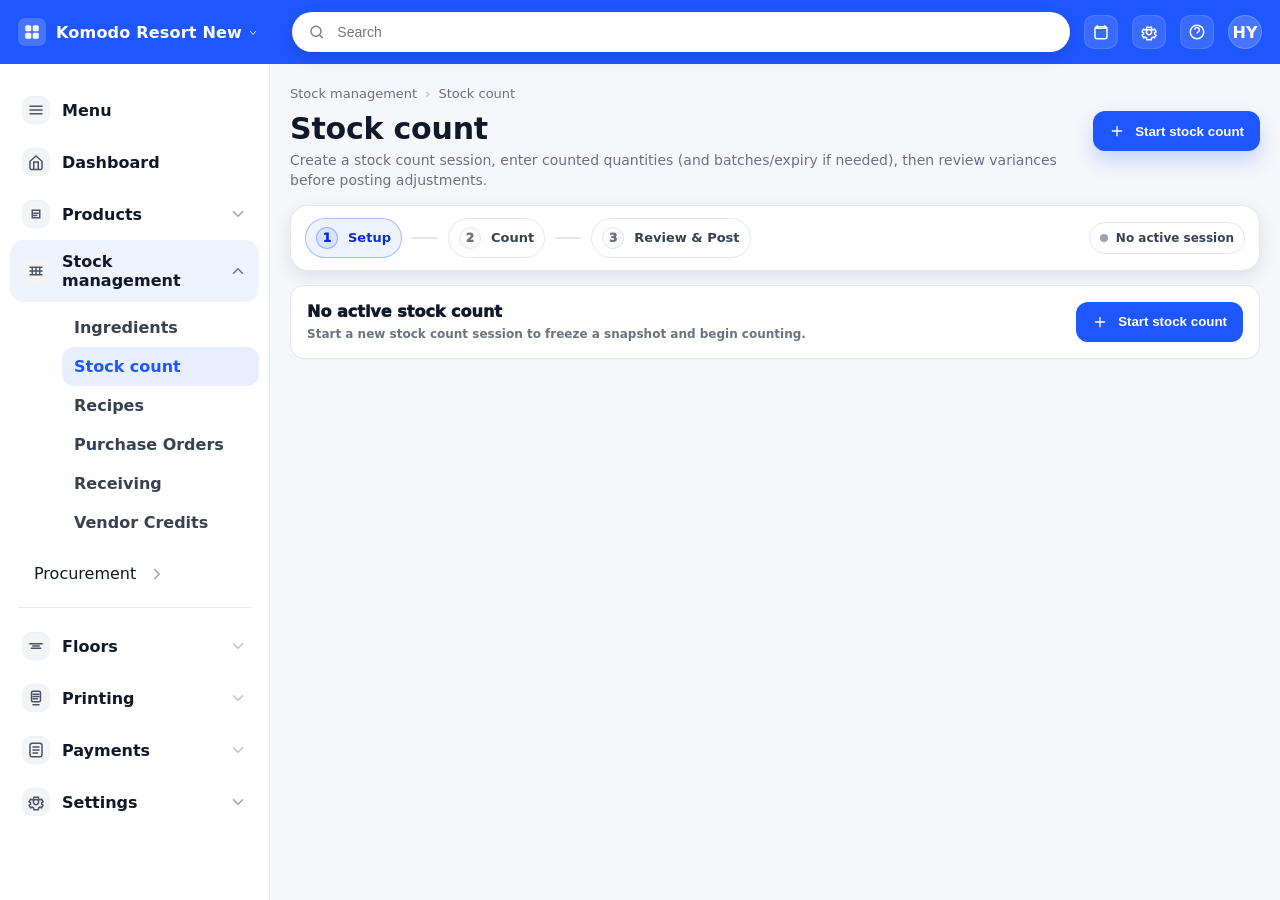
<file: procurement_pr_po_receiving_v1/stock_count_v4_with_procurement.html>
<!doctype html>
<html lang="en">
<head>
  <meta charset="utf-8" />
  <meta name="viewport" content="width=device-width,initial-scale=1" />
  <title>Stock count - Komodo Resort New</title>
  <style>
:root{
      --blue:#1f57ff;
      --blue-2:#1a49d6;
      --bg:#f6f7fb;
      --card:#ffffff;
      --text:#111827;
      --muted:#6b7280;
      --line:#e5e7eb;

      --shadow: 0 10px 25px rgba(17,24,39,.08);
      --shadow-soft: 0 6px 18px rgba(17,24,39,.10);

      --radius:14px;
      --radius-sm:10px;

      --sidebar-w: 270px;
      --topbar-h: 64px;

      --nav-hover:#f3f4f6;
      --nav-open-bg:#eef3ff;
      --nav-active-bg:#e7efff;

      --font: ui-sans-serif, system-ui, -apple-system, Segoe UI, Roboto, Helvetica, Arial, "Apple Color Emoji","Segoe UI Emoji";
    }

    *{box-sizing:border-box}
    html,body{height:100%}
    body{
      margin:0;
      font-family:var(--font);
      color:var(--text);
      background:var(--bg);
      overflow-x:hidden;
    }

    /* Top bar */
    .topbar{
      position:sticky;
      top:0;
      z-index:80;
      height:var(--topbar-h);
      background:var(--blue);
      color:#fff;
      display:flex;
      align-items:center;
      padding:0 18px;
      gap:14px;
      box-shadow: 0 2px 0 rgba(255,255,255,.05);
    }
    .brand{
      display:flex;
      align-items:center;
      gap:10px;
      min-width:260px;
    }
    .brand .app-icon{
      width:28px;height:28px;border-radius:7px;
      background:rgba(255,255,255,.18);
      display:grid;place-items:center;
    }
    .brand .title{
      font-weight:650;
      letter-spacing:.2px;
      display:flex;
      align-items:center;
      gap:6px;
      white-space:nowrap;
    }
    .brand .caret{
      width:10px;height:10px;opacity:.85;
      transform:translateY(1px);
    }

    .global-search{
      flex:1;
      display:flex;
      justify-content:center;
    }
    .global-search .searchbox{
      width:min(860px, 100%);
      background:#fff;
      color:var(--text);
      border-radius:999px;
      height:40px;
      display:flex;
      align-items:center;
      padding:0 14px 0 16px;
      gap:10px;
      box-shadow: 0 6px 16px rgba(0,0,0,.12);
    }
    .global-search input{
      border:0;outline:0;
      width:100%;
      font-size:14px;
    }
    .global-search .magnify{
      width:18px;height:18px;opacity:.55;
    }

    .top-actions{
      display:flex;
      align-items:center;
      gap:14px;
    }
    .icon-btn{
      width:34px;height:34px;
      border-radius:10px;
      display:grid;place-items:center;
      background:rgba(255,255,255,.12);
      border:1px solid rgba(255,255,255,.12);
      cursor:pointer;
    }
    .icon-btn:hover{background:rgba(255,255,255,.18)}
    .icon-btn svg{width:18px;height:18px;fill:none;stroke:#fff;stroke-width:2}
    .avatar{
      width:34px;height:34px;border-radius:999px;
      background:rgba(255,255,255,.18);
      display:grid;place-items:center;
      font-weight:700;
      border:1px solid rgba(255,255,255,.18);
    }

    /* Fixed sidebar (full menu) */
    .sidebar{
      position:fixed;
      top:var(--topbar-h);
      left:0;
      bottom:0;
      width:var(--sidebar-w);
      background:#fff;
      border-right:1px solid var(--line);
      overflow:auto;
      padding:14px 10px 18px;
      z-index:70;
    }

    .menu-group{margin-top:6px}
    .menu-item{
      display:flex;
      align-items:center;
      gap:12px;
      padding:12px 12px;
      border-radius:14px;
      color:#111827;
      cursor:pointer;
      user-select:none;
    }
    .menu-item:hover{background:var(--nav-hover)}
    .menu-item .ico{
      width:28px;height:28px;border-radius:10px;
      display:grid;place-items:center;
      background:#f3f4f6;
      border:1px solid #eef2f7;
      flex:0 0 auto;
    }
    .menu-item .ico svg{width:18px;height:18px;fill:none;stroke:#4b5563;stroke-width:2}
    .menu-item .label{
      flex:1;
      font-weight:650;
    }
    .menu-item .chev{
      width:18px;height:18px;
      fill:none;stroke:#9ca3af;stroke-width:2;
      transition:transform .15s ease;
    }

    .menu-item.open{ background:var(--nav-open-bg); }
    .menu-item.open .chev{ transform:rotate(180deg); stroke:#6b7280; }

    .submenu{
      margin:6px 0 10px 52px;
      display:none;
    }
    .submenu.open{display:block;}
    .submenu a{
      display:block;
      text-decoration:none;
      color:#374151;
      padding:10px 12px;
      border-radius:12px;
      font-weight:600;
    }
    .submenu a:hover{background:var(--nav-hover)}
    .submenu a.active{
      background:var(--nav-active-bg);
      color:var(--blue);
    }

    .sidebar-divider{height:1px;background:var(--line);margin:12px 8px}

    /* Main content area */
    .content{
      margin-left:var(--sidebar-w);
      padding:18px 20px 70px;
      max-width: 1400px;
    }

    .breadcrumb{
      color:var(--muted);
      font-size:13px;
      display:flex;
      align-items:center;
      gap:8px;
      margin:4px 0 10px;
    }
    .crumb-dot{opacity:.5}

    .page-head{
      display:flex;
      align-items:flex-start;
      justify-content:space-between;
      gap:16px;
      margin-bottom:14px;
    }
    .page-title{
      font-size:30px;
      font-weight:750;
      margin:0;
      letter-spacing:-.2px;
    }
    .page-desc{
      margin:4px 0 0;
      color:var(--muted);
      max-width:860px;
      line-height:1.45;
      font-size:14px;
    }

    .primary-btn{
      height:40px;
      padding:0 16px;
      border-radius:12px;
      border:0;
      background:var(--blue);
      color:#fff;
      font-weight:650;
      display:inline-flex;
      align-items:center;
      gap:10px;
      cursor:pointer;
      box-shadow: 0 10px 20px rgba(31,87,255,.22);
      white-space:nowrap;
    }
    .primary-btn:hover{background:var(--blue-2)}
    .primary-btn svg{width:16px;height:16px;fill:none;stroke:#fff;stroke-width:2}

    .card{
      background:var(--card);
      border:1px solid var(--line);
      border-radius:var(--radius);
      box-shadow: 0 1px 0 rgba(17,24,39,.02);
    }

    .filters{
      display:flex;
      align-items:center;
      justify-content:space-between;
      gap:12px;
      margin:16px 0 12px;
    }
    .search-inline{
      width:320px;
      max-width:100%;
      display:flex;
      align-items:center;
      gap:10px;
      background:#fff;
      border:1px solid var(--line);
      border-radius:12px;
      padding:10px 12px;
    }
    .search-inline input{
      border:0;outline:0;width:100%;
      font-size:14px;
    }
    .search-inline svg{
      width:18px;height:18px;
      stroke:#9ca3af;stroke-width:2;fill:none;
    }

    /* Table */
    .table-wrap{
      overflow:auto;
      border-radius:var(--radius);
    }
    table{
      width:100%;
      border-collapse:separate;
      border-spacing:0;
      min-width: 980px;
      background:#fff;
    }
    thead th{
      text-align:left;
      font-size:12px;
      color:#6b7280;
      font-weight:700;
      padding:14px 16px;
      border-bottom:1px solid var(--line);
      background:#fbfbfd;
      position:sticky;
      top:0;
      z-index:1;
      white-space:nowrap;
    }
    tbody td{
      padding:14px 16px;
      border-bottom:1px solid var(--line);
      font-size:14px;
      color:#111827;
      white-space:nowrap;
    }
    tbody tr:hover{background:#fafafa}
    .name{font-weight:650;}
    .muted{color:var(--muted)}

    .actions{
      display:flex;
      align-items:center;
      gap:10px;
    }
    .mini-ico{
      width:34px;height:34px;
      border-radius:10px;
      border:1px solid var(--line);
      background:#fff;
      display:grid;place-items:center;
      cursor:pointer;
    }
    .mini-ico:hover{background:#f3f4f6}
    .mini-ico svg{
      width:16px;height:16px;
      fill:none;stroke:#374151;stroke-width:2;
    }

    /* Clickable row hint (only 1 row will use this) */
    .clickable-row td{ cursor:pointer; }
    .clickable-row .name{ color:#0f2ea6; }
    .clickable-row:hover{ background:#f6f8ff; }

    /* Help widget */
    .help-widget{
      position:fixed;
      right:22px;
      bottom:20px;
      z-index:90;
      display:flex;
      flex-direction:column;
      align-items:flex-end;
      gap:10px;
    }
    .help-menu{
      width:240px;
      background:#fff;
      border:1px solid var(--line);
      border-radius:16px;
      box-shadow:var(--shadow-soft);
      overflow:hidden;
      display:none;
      position:relative;
    }
    .help-menu.open{display:block}
    .help-menu .close-x{
      position:absolute;
      top:8px;
      right:8px;
      width:28px;height:28px;
      border-radius:10px;
      border:1px solid var(--line);
      background:#fff;
      cursor:pointer;
      display:grid;place-items:center;
    }
    .help-menu .close-x:hover{background:#f3f4f6}
    .help-menu .close-x svg{width:14px;height:14px;stroke:#6b7280;stroke-width:2;fill:none}

    .help-item{
      display:flex;
      align-items:center;
      gap:10px;
      padding:12px 14px;
      cursor:pointer;
      font-weight:650;
      color:#1f2937;
      border-bottom:1px solid var(--line);
    }
    .help-item:last-child{border-bottom:0}
    .help-item:hover{background:#f8fafc}
    .help-item svg{width:18px;height:18px;fill:none;stroke:var(--blue);stroke-width:2}

    .help-btn{
      display:flex;
      align-items:center;
      gap:10px;
      padding:10px 14px;
      border-radius:999px;
      border:0;
      background:var(--blue);
      color:#fff;
      font-weight:750;
      cursor:pointer;
      box-shadow: 0 12px 24px rgba(31,87,255,.28);
    }
    .help-btn:hover{background:var(--blue-2)}
    .help-btn svg{width:18px;height:18px;fill:none;stroke:#fff;stroke-width:2}

    @media (max-width: 980px){
      .brand{min-width:auto}
      .global-search{display:none}
      .content{padding:16px 14px 80px}
      .page-head{flex-direction:column;align-items:flex-start}
      .filters{flex-direction:column;align-items:flex-start}
      .search-inline{width:100%}
      table{min-width:860px}
      :root{ --sidebar-w: 250px; }
      .drawer{ width: 92vw; }
    }
  
    /* Views */
    .view{ display:none; }
    .view.active{ display:block; }

    .detail-head{
      display:flex;
      align-items:flex-start;
      justify-content:space-between;
      gap:16px;
      margin:8px 0 14px;
    }
    .back-btn{
      height:36px;
      padding:0 12px;
      border-radius:12px;
      border:1px solid var(--line);
      background:#fff;
      cursor:pointer;
      font-weight:800;
      color:#374151;
      display:inline-flex;
      align-items:center;
      gap:10px;
    }
    .back-btn:hover{background:#f3f4f6}
    .back-btn svg{width:16px;height:16px;fill:none;stroke:#374151;stroke-width:2}

    .page-actions{
      display:flex;
      gap:10px;
      align-items:center;
    }
    .secondary-pill{
      height:40px;
      padding:0 14px;
      border-radius:999px;
      border:1px solid var(--line);
      background:#fff;
      font-weight:900;
      color:#374151;
      display:inline-flex;
      align-items:center;
      gap:10px;
      cursor:default;
    }
    .secondary-pill svg{width:18px;height:18px;fill:none;stroke:#6b7280;stroke-width:2}

    /* Detail cards */
    .detail-grid{
      display:grid;
      grid-template-columns: 1fr 1fr;
      gap:12px;
      margin-top:14px;
    }
    .detail-card{
      border:1px solid var(--line);
      border-radius:var(--radius);
      background:#fff;
      padding:14px 14px;
    }
    .detail-card .k{
      font-size:12px;
      color:#6b7280;
      font-weight:900;
      margin-bottom:10px;
    }
    .detail-card .v{
      font-size:16px;
      font-weight:900;
      display:flex;
      align-items:center;
      justify-content:space-between;
      gap:12px;
    }
    .detail-card .sub{
      margin-top:8px;
      font-size:12px;
      color:var(--muted);
      font-weight:750;
      line-height:1.35;
    }
    .detail-card.wide{ grid-column: 1 / -1; }

    @media (max-width: 980px){
      .detail-grid{ grid-template-columns: 1fr; }
      .detail-card.wide{ grid-column: auto; }
    }

  
    /* Modal */
    .modal-overlay{
      position:fixed;
      inset:0;
      background:rgba(17,24,39,.35);
      z-index:120;
      display:none;
      align-items:center;
      justify-content:center;
      padding:20px;
    }
    .modal-overlay.open{ display:flex; }

    .modal{
      width: 520px;
      max-width: 100%;
      background:#fff;
      border:1px solid var(--line);
      border-radius:18px;
      box-shadow: var(--shadow);
      overflow:hidden;
    }
    .modal-head{
      padding:16px 16px 12px;
      border-bottom:1px solid var(--line);
      display:flex;
      align-items:flex-start;
      justify-content:space-between;
      gap:12px;
    }
    .modal-title{
      margin:0;
      font-size:18px;
      font-weight:900;
      letter-spacing:-.2px;
    }
    .modal-sub{
      margin:6px 0 0;
      color:var(--muted);
      font-size:13px;
      font-weight:700;
      line-height:1.35;
    }
    .modal-body{
      padding:14px 16px 16px;
    }
    .form-grid{
      display:grid;
      grid-template-columns: 1fr 1fr;
      gap:12px;
    }
    .form-field{
      border:1px solid var(--line);
      border-radius:14px;
      padding:12px 12px;
      background:#fff;
    }
    .form-field .k{
      font-size:12px;
      color:#6b7280;
      font-weight:900;
      margin-bottom:8px;
    }
    .form-field .v{
      display:flex;
      align-items:center;
      gap:10px;
      justify-content:space-between;
    }
    .form-field input, .form-field select{
      width:100%;
      border:1px solid var(--line);
      border-radius:12px;
      padding:10px 10px;
      font-weight:800;
      outline:none;
      font-size:14px;
      background:#fff;
    }
    .form-field input:focus, .form-field select:focus{
      border-color: rgba(31,87,255,.5);
      box-shadow: 0 0 0 4px rgba(31,87,255,.10);
    }
    .form-field.wide{ grid-column: 1 / -1; }
    .hint{
      font-size:12px;
      color:var(--muted);
      font-weight:700;
      margin-top:8px;
      line-height:1.35;
    }
    .modal-foot{
      padding:12px 16px 16px;
      border-top:1px solid var(--line);
      display:flex;
      justify-content:flex-end;
      gap:10px;
    }
    .btn-secondary{
      height:40px;
      padding:0 14px;
      border-radius:12px;
      border:1px solid var(--line);
      background:#fff;
      cursor:pointer;
      font-weight:900;
      color:#374151;
    }
    .btn-secondary:hover{background:#f3f4f6}

    /* Toast */
    .toast{
      position:fixed;
      left:50%;
      bottom:24px;
      transform:translateX(-50%) translateY(20px);
      background:#111827;
      color:#fff;
      padding:10px 14px;
      border-radius:999px;
      font-weight:800;
      font-size:13px;
      box-shadow: 0 14px 30px rgba(0,0,0,.25);
      opacity:0;
      pointer-events:none;
      transition:opacity .18s ease, transform .18s ease;
      z-index:140;
      max-width: 90vw;
      white-space:nowrap;
      overflow:hidden;
      text-overflow:ellipsis;
    }
    .toast.show{
      opacity:1;
      transform:translateX(-50%) translateY(0);
    }

    @media (max-width: 980px){
      .form-grid{ grid-template-columns: 1fr; }
      .form-field.wide{ grid-column:auto; }
    }

    /* Stock count */
    .toolbar{
      display:flex;
      align-items:center;
      justify-content:space-between;
      gap:14px;
      flex-wrap:wrap;
      margin-top:14px;
    }
    .control-row{
      display:flex;
      align-items:center;
      gap:10px;
      flex-wrap:wrap;
    }
    .select, .input{
      height:40px;
      border:1px solid var(--line);
      border-radius:12px;
      padding:0 12px;
      background:#fff;
      font-weight:800;
      color:#111827;
      outline:none;
      min-width: 220px;
    }
    .select:focus, .input:focus{
      border-color: rgba(31,87,255,.5);
      box-shadow: 0 0 0 4px rgba(31,87,255,.10);
    }
    .input.small{ min-width: 140px; width:140px; }
    .select.small{ min-width: 180px; }
    .pill{
      display:inline-flex;
      align-items:center;
      gap:8px;
      padding:8px 10px;
      border-radius:999px;
      border:1px solid var(--line);
      background:#fff;
      font-size:12px;
      font-weight:900;
      color:#374151;
    }
    .pill .dot{
      width:8px;height:8px;border-radius:999px;background:#9ca3af;
    }
    .banner{
      border:1px solid var(--line);
      background:#fff;
      border-radius:18px;
      padding:12px 14px;
      display:flex;
      align-items:flex-start;
      justify-content:space-between;
      gap:12px;
      margin-top:14px;
      box-shadow: var(--shadow-soft);
    }
    .banner .b-title{ font-weight:950; }
    .banner .b-sub{ color:var(--muted); font-weight:750; font-size:13px; margin-top:4px; line-height:1.35; }
    .banner.warn{
      border-color:#fde68a;
      background:#fffbeb;
    }
    .banner.warn .dot{ background:#f59e0b; box-shadow:0 0 0 3px rgba(245,158,11,.18); }
    .banner.ok{
      border-color:#bbf7d0;
      background:#f0fdf4;
    }
    .banner.ok .dot{ background:#10b981; box-shadow:0 0 0 3px rgba(16,185,129,.16); }

    .count-table{
      width:100%;
      border-collapse:separate;
      border-spacing:0;
      background:#fff;
      border:1px solid var(--line);
      border-radius:18px;
      overflow:hidden;
      margin-top:14px;
    }
    .count-table thead th{
      text-align:left;
      font-size:13px;
      color:#6b7280;
      font-weight:900;
      padding:14px 14px;
      border-bottom:1px solid var(--line);
      background:#fbfbfd;
      white-space:nowrap;
    }
    .count-table tbody td{
      padding:14px 14px;
      border-bottom:1px solid #eef2f7;
      font-weight:800;
      vertical-align:middle;
      white-space:nowrap;
    }
    .count-table tbody tr:last-child td{ border-bottom:none; }
    .mono{ font-variant-numeric: tabular-nums; }
    .cell-muted{ color:var(--muted); font-weight:750; }
    .td-input{
      display:flex;
      align-items:center;
      gap:8px;
    }
    .td-input input{
      height:36px;
      border:1px solid var(--line);
      border-radius:12px;
      padding:0 10px;
      width:110px;
      outline:none;
      font-weight:900;
      background:#fff;
    }
    .td-input input:focus{
      border-color: rgba(31,87,255,.5);
      box-shadow: 0 0 0 4px rgba(31,87,255,.10);
    }
    .badge{
      display:inline-flex;
      align-items:center;
      gap:8px;
      padding:6px 10px;
      border-radius:999px;
      font-size:12px;
      font-weight:950;
      border:1px solid var(--line);
      background:#fff;
      color:#374151;
    }
    .badge .dot{
      width:8px;height:8px;border-radius:999px;background:#9ca3af;
    }
    .badge.ok{
      border-color:#bbf7d0;
      background:#f0fdf4;
      color:#0f766e;
    }
    .badge.ok .dot{ background:#10b981; box-shadow:0 0 0 3px rgba(16,185,129,.16); }
    .badge.review{
      border-color:#fde68a;
      background:#fffbeb;
      color:#92400e;
    }
    .badge.review .dot{ background:#f59e0b; box-shadow:0 0 0 3px rgba(245,158,11,.18); }
    .badge.pending{
      border-color:#e5e7eb;
      background:#fff;
      color:#374151;
    }
    .badge.pending .dot{ background:#9ca3af; }

    /* Stepper */
    .stepper{
      display:flex;
      align-items:center;
      gap:10px;
      padding:12px 14px;
      border:1px solid var(--line);
      background:#fff;
      border-radius:18px;
      box-shadow: var(--shadow-soft);
      margin-top:14px;
      flex-wrap:wrap;
    }
    .step{
      display:flex;
      align-items:center;
      gap:10px;
      padding:8px 10px;
      border-radius:999px;
      border:1px solid var(--line);
      background:#fff;
      font-weight:900;
      font-size:13px;
      color:#374151;
    }
    .step .num{
      width:22px;height:22px;border-radius:999px;
      display:grid;place-items:center;
      border:1px solid var(--line);
      background:#fbfbfd;
      font-size:12px;
      font-weight:950;
      color:#6b7280;
    }
    .step.active{
      border-color: rgba(31,87,255,.35);
      background: var(--nav-open-bg);
      color:#0b2bd6;
    }
    .step.active .num{
      background: rgba(31,87,255,.10);
      border-color: rgba(31,87,255,.35);
      color:#0b2bd6;
    }
    .step.done{
      border-color:#bbf7d0;
      background:#f0fdf4;
      color:#0f766e;
    }
    .step.done .num{
      background:#ecfdf5;
      border-color:#bbf7d0;
      color:#0f766e;
    }
    .step-sep{
      width:26px;height:2px;
      background:#e5e7eb;
      border-radius:999px;
    }

    /* Tabs / chips */
    .chips{
      display:flex;
      gap:8px;
      align-items:center;
      flex-wrap:wrap;
    }
    .chip{
      height:34px;
      padding:0 12px;
      border-radius:999px;
      border:1px solid var(--line);
      background:#fff;
      cursor:pointer;
      font-weight:900;
      color:#374151;
      display:inline-flex;
      align-items:center;
      gap:8px;
      font-size:13px;
    }
    .chip:hover{ background:#f3f4f6; }
    .chip.active{
      border-color: rgba(31,87,255,.35);
      background: var(--nav-open-bg);
      color:#0b2bd6;
    }
    .chip .count{
      padding:2px 8px;
      border-radius:999px;
      background:#f3f4f6;
      font-size:12px;
      font-weight:950;
      color:#374151;
    }
    .chip.active .count{
      background: rgba(31,87,255,.12);
      color:#0b2bd6;
    }

    /* Modal (reuse) */
    .modal-overlay{
      position:fixed;
      inset:0;
      background:rgba(17,24,39,.35);
      z-index:120;
      display:none;
      align-items:center;
      justify-content:center;
      padding:20px;
    }
    .modal-overlay.open{ display:flex; }
    .modal{
      width: 560px;
      max-width: 100%;
      background:#fff;
      border:1px solid var(--line);
      border-radius:18px;
      box-shadow: var(--shadow);
      overflow:hidden;
    }
    .modal-head{
      padding:16px 16px 12px;
      border-bottom:1px solid var(--line);
      display:flex;
      align-items:flex-start;
      justify-content:space-between;
      gap:12px;
    }
    .modal-title{
      margin:0;
      font-size:18px;
      font-weight:900;
      letter-spacing:-.2px;
    }
    .modal-sub{
      margin:6px 0 0;
      color:var(--muted);
      font-size:13px;
      font-weight:700;
      line-height:1.35;
    }
    .modal-body{ padding:14px 16px 16px; }
    .form-grid{
      display:grid;
      grid-template-columns: 1fr 1fr;
      gap:12px;
    }
    .form-field{
      border:1px solid var(--line);
      border-radius:14px;
      padding:12px 12px;
      background:#fff;
    }
    .form-field .k{
      font-size:12px;
      color:#6b7280;
      font-weight:900;
      margin-bottom:8px;
    }
    .form-field .v{
      display:flex;
      align-items:center;
      gap:10px;
      justify-content:space-between;
    }
    .form-field input, .form-field select{
      width:100%;
      border:1px solid var(--line);
      border-radius:12px;
      padding:10px 10px;
      font-weight:800;
      outline:none;
      font-size:14px;
      background:#fff;
    }
    .form-field input:focus, .form-field select:focus{
      border-color: rgba(31,87,255,.5);
      box-shadow: 0 0 0 4px rgba(31,87,255,.10);
    }
    .form-field.wide{ grid-column: 1 / -1; }
    .modal-foot{
      padding:12px 16px 16px;
      border-top:1px solid var(--line);
      display:flex;
      justify-content:flex-end;
      gap:10px;
      flex-wrap:wrap;
    }
    .btn-secondary{
      height:40px;
      padding:0 14px;
      border-radius:12px;
      border:1px solid var(--line);
      background:#fff;
      cursor:pointer;
      font-weight:900;
      color:#374151;
    }
    .btn-secondary:hover{background:#f3f4f6}
    .toast{
      position:fixed;
      left:50%;
      bottom:24px;
      transform:translateX(-50%) translateY(20px);
      background:#111827;
      color:#fff;
      padding:10px 14px;
      border-radius:999px;
      font-weight:800;
      font-size:13px;
      box-shadow: 0 14px 30px rgba(0,0,0,.25);
      opacity:0;
      pointer-events:none;
      transition:opacity .18s ease, transform .18s ease;
      z-index:140;
      max-width: 90vw;
      white-space:nowrap;
      overflow:hidden;
      text-overflow:ellipsis;
    }
    .toast.show{
      opacity:1;
      transform:translateX(-50%) translateY(0);
    }

    /* Count table tweaks */
    .count-table tbody td{ white-space:normal; }
    .line-actions{
      display:flex;
      align-items:center;
      justify-content:flex-end;
      gap:10px;
      flex-wrap:wrap;
    }
    .link-btn{
      border:none;
      background:transparent;
      color:#0b2bd6;
      font-weight:950;
      cursor:pointer;
      padding:0;
      font-size:13px;
    }
    .link-btn:hover{ text-decoration:underline; }
    .mini-muted{ color:var(--muted); font-weight:750; font-size:12px; margin-top:4px; }
    .batch-box{
      border:1px solid var(--line);
      border-radius:14px;
      padding:10px 10px;
      background:#fbfbfd;
      margin-top:10px;
    }
    .batch-row{
      display:flex;
      gap:10px;
      align-items:center;
      flex-wrap:wrap;
      padding:8px 0;
      border-bottom:1px dashed #e5e7eb;
    }
    .batch-row:last-child{ border-bottom:none; }
    .batch-row input{
      height:36px;
      border:1px solid var(--line);
      border-radius:12px;
      padding:0 10px;
      outline:none;
      font-weight:900;
      background:#fff;
    }
    .batch-row input:focus{
      border-color: rgba(31,87,255,.5);
      box-shadow: 0 0 0 4px rgba(31,87,255,.10);
    }
    .batch-row .qty{ width:120px; }
    .batch-row .date{ width:170px; }
    .tag{
      display:inline-flex;
      align-items:center;
      gap:8px;
      padding:6px 10px;
      border-radius:999px;
      font-size:12px;
      font-weight:950;
      border:1px solid var(--line);
      background:#fff;
      color:#374151;
      white-space:nowrap;
    }
    .tag .dot{ width:8px;height:8px;border-radius:999px;background:#9ca3af; }
    .tag.counted{
      border-color:#bbf7d0;
      background:#f0fdf4;
      color:#0f766e;
    }
    .tag.counted .dot{ background:#10b981; box-shadow:0 0 0 3px rgba(16,185,129,.16); }
    .tag.not{
      border-color:#e5e7eb;
      background:#fff;
      color:#374151;
    }
    .tag.review{
      border-color:#fde68a;
      background:#fffbeb;
      color:#92400e;
    }
    .tag.review .dot{ background:#f59e0b; box-shadow:0 0 0 3px rgba(245,158,11,.18); }
    .right-actions{
      display:flex;
      gap:10px;
      align-items:center;
      justify-content:flex-end;
      flex-wrap:wrap;
    }
    .impact{
      font-weight:950;
      color:#111827;
      font-size:13px;
      background:#fff;
      border:1px solid var(--line);
      border-radius:999px;
      padding:8px 10px;
    }
    .hidden{ display:none !important; }

    @media (max-width: 980px){
      .form-grid{ grid-template-columns: 1fr; }
      .form-field.wide{ grid-column:auto; }
    }

  </style>
</head>
<body>
<!-- Topbar -->
  <header class="topbar">
    <div class="brand">
      <div class="app-icon" title="App">
        <svg width="18" height="18" viewBox="0 0 24 24" aria-hidden="true">
          <rect x="3" y="3" width="8" height="8" rx="2" fill="white" opacity=".95"></rect>
          <rect x="13" y="3" width="8" height="8" rx="2" fill="white" opacity=".95"></rect>
          <rect x="3" y="13" width="8" height="8" rx="2" fill="white" opacity=".95"></rect>
          <rect x="13" y="13" width="8" height="8" rx="2" fill="white" opacity=".95"></rect>
        </svg>
      </div>
      <div class="title">
        Komodo Resort New
        <svg class="caret" viewBox="0 0 20 20" aria-hidden="true">
          <path d="M5 7l5 6 5-6" fill="none" stroke="white" stroke-width="2" stroke-linecap="round" stroke-linejoin="round"></path>
        </svg>
      </div>
    </div>

    <div class="global-search">
      <div class="searchbox">
        <svg class="magnify" viewBox="0 0 24 24" aria-hidden="true">
          <circle cx="11" cy="11" r="7" fill="none" stroke="#111827" stroke-width="2"></circle>
          <path d="M20 20l-3.5-3.5" fill="none" stroke="#111827" stroke-width="2" stroke-linecap="round"></path>
        </svg>
        <input type="text" placeholder="Search" />
      </div>
    </div>

    <div class="top-actions">
      <div class="icon-btn" title="Calendar">
        <svg viewBox="0 0 24 24" aria-hidden="true">
          <path d="M7 3v3M17 3v3" />
          <path d="M4 7h16" />
          <rect x="4" y="5" width="16" height="16" rx="3" />
        </svg>
      </div>
      <div class="icon-btn" title="Settings">
        <svg viewBox="0 0 24 24" aria-hidden="true">
          <path d="M12 15.5a3.5 3.5 0 1 0 0-7 3.5 3.5 0 0 0 0 7Z"></path>
          <path d="M19.4 15a7.8 7.8 0 0 0 .1-2l2-1.3-2-3.4-2.3.8a7.6 7.6 0 0 0-1.7-1l-.3-2.4H9l-.3 2.4a7.6 7.6 0 0 0-1.7 1l-2.3-.8-2 3.4 2 1.3a7.8 7.8 0 0 0 .1 2l-2 1.3 2 3.4 2.3-.8a7.6 7.6 0 0 0 1.7 1l.3 2.4h6l.3-2.4a7.6 7.6 0 0 0 1.7-1l2.3.8 2-3.4-2-1.3Z"></path>
        </svg>
      </div>
      <div class="icon-btn" title="Help">
        <svg viewBox="0 0 24 24" aria-hidden="true">
          <path d="M12 18h.01"></path>
          <path d="M9.1 9a3 3 0 1 1 5.8 1c0 2-3 2-3 4"></path>
          <circle cx="12" cy="12" r="9"></circle>
        </svg>
      </div>
      <div class="avatar" title="User">HY</div>
    </div>
  </header>

<!-- Fixed Sidebar -->
  <aside class="sidebar">
    <div class="menu-group">
      <div class="menu-item" data-link="#">
        <div class="ico">
          <svg viewBox="0 0 24 24" aria-hidden="true">
            <path d="M4 7h16M4 12h16M4 17h16" stroke-linecap="round"></path>
          </svg>
        </div>
        <div class="label">Menu</div>
      </div>

      <div class="menu-item" data-link="#">
        <div class="ico">
          <svg viewBox="0 0 24 24" aria-hidden="true">
            <path d="M4 11l8-7 8 7v9a2 2 0 0 1-2 2H6a2 2 0 0 1-2-2z"></path>
            <path d="M9 22V12h6v10"></path>
          </svg>
        </div>
        <div class="label">Dashboard</div>
      </div>

      <!-- Products (expandable) -->
      <div class="menu-item" data-toggle="products">
        <div class="ico">
          <svg viewBox="0 0 24 24" aria-hidden="true">
            <path d="M7 7h10v10H7z"></path>
            <path d="M9 11h6M9 14h4" stroke-linecap="round"></path>
          </svg>
        </div>
        <div class="label">Products</div>
        <svg class="chev" viewBox="0 0 24 24" aria-hidden="true">
          <path d="M6 9l6 6 6-6" stroke-linecap="round" stroke-linejoin="round"></path>
        </svg>
      </div>
      <div class="submenu" data-submenu="products">
        <a href="#" onclick="return false;">Products</a>
        <a href="#" onclick="return false;">Categories</a>
        <a href="#" onclick="return false;">Combinations</a>
        <a href="ingredients_v14_with_procurement.html">Ingredients</a>
        <a href="#" onclick="return false;">Unit Types</a>
      </div>

      <!-- Stock Management (expandable) -->
      <div class="menu-item open" data-toggle="stock">
        <div class="ico">
          <svg viewBox="0 0 24 24" aria-hidden="true">
            <path d="M4 7h16M4 12h16M4 17h16" stroke-linecap="round"></path>
            <path d="M7 7v10M12 7v10M17 7v10"></path>
          </svg>
        </div>
        <div class="label">Stock management</div>
        <svg class="chev" viewBox="0 0 24 24" aria-hidden="true">
          <path d="M6 9l6 6 6-6" stroke-linecap="round" stroke-linejoin="round"></path>
        </svg>
      </div>
      <div class="submenu open" data-submenu="stock">
        <a class="submenu-link" href="ingredients_v14_with_procurement.html"><span>Ingredients</span></a>
        <a class="submenu-link active" href="stock_count_v4_with_procurement.html"><span>Stock count</span></a>
        <a class="submenu-link" href="#" onclick="return false;"><span>Recipes</span></a>
        <a class="submenu-link" href="#" onclick="return false;"><span>Purchase Orders</span></a>
        <a class="submenu-link" href="#" onclick="return false;"><span>Receiving</span></a>
        <a class="submenu-link" href="#" onclick="return false;"><span>Vendor Credits</span></a>
      </div>
      <div class="menu-item" data-toggle="procurement">
        <div class="menu-icon">
          <svg viewBox="0 0 24 24" aria-hidden="true">
            <path d="M6 7h15l-2 10H8L6 7z" stroke-linejoin="round"></path>
            <path d="M6 7l-2-3H2" stroke-linecap="round"></path>
            <path d="M9 20a1 1 0 100-2 1 1 0 000 2zM18 20a1 1 0 100-2 1 1 0 000 2z"></path>
          </svg>
        </div>
        <span class="menu-label">Procurement</span>
        <div class="chev">
          <svg viewBox="0 0 24 24" aria-hidden="true"><path d="M9 18l6-6-6-6" stroke-linecap="round" stroke-linejoin="round"></path></svg>
        </div>
      </div>
      
      <div class="submenu" data-submenu="procurement">
        <a class="submenu-link" href="procurement_overview_v2.html"><span>Overview</span></a>
        <a class="submenu-link" href="procurement_pr_v1.html"><span>Purchase requisitions</span></a>
        <a class="submenu-link" href="procurement_po_v1.html"><span>Purchase orders</span></a>
        <a class="submenu-link" href="procurement_receiving_v1.html"><span>Receiving</span></a>
        <a class="submenu-link" href="#"><span>Suppliers</span></a>
      </div>



      <div class="sidebar-divider"></div>

      <div class="menu-item" data-link="#">
        <div class="ico">
          <svg viewBox="0 0 24 24" aria-hidden="true">
            <path d="M3 9h18"></path>
            <path d="M7 12h10"></path>
            <path d="M5 15h14"></path>
          </svg>
        </div>
        <div class="label">Floors</div>
        <svg class="chev" viewBox="0 0 24 24" aria-hidden="true" style="opacity:.65">
          <path d="M6 9l6 6 6-6" stroke-linecap="round" stroke-linejoin="round"></path>
        </svg>
      </div>

      <div class="menu-item" data-link="#">
        <div class="ico">
          <svg viewBox="0 0 24 24" aria-hidden="true">
            <rect x="6" y="3" width="12" height="14" rx="2"></rect>
            <path d="M8 7h8M8 10h8M8 13h6" stroke-linecap="round"></path>
            <path d="M8 21h8" stroke-linecap="round"></path>
          </svg>
        </div>
        <div class="label">Printing</div>
        <svg class="chev" viewBox="0 0 24 24" aria-hidden="true" style="opacity:.65">
          <path d="M6 9l6 6 6-6" stroke-linecap="round" stroke-linejoin="round"></path>
        </svg>
      </div>

      <div class="menu-item" data-link="#">
        <div class="ico">
          <svg viewBox="0 0 24 24" aria-hidden="true">
            <rect x="4" y="3" width="16" height="18" rx="3"></rect>
            <path d="M8 8h8M8 12h8M8 16h6" stroke-linecap="round"></path>
          </svg>
        </div>
        <div class="label">Payments</div>
        <svg class="chev" viewBox="0 0 24 24" aria-hidden="true" style="opacity:.65">
          <path d="M6 9l6 6 6-6" stroke-linecap="round" stroke-linejoin="round"></path>
        </svg>
      </div>

      <div class="menu-item" data-toggle="settings">
        <div class="ico">
          <svg viewBox="0 0 24 24" aria-hidden="true">
            <path d="M12 15.5a3.5 3.5 0 1 0 0-7 3.5 3.5 0 0 0 0 7Z"></path>
            <path d="M19.4 15a7.8 7.8 0 0 0 .1-2l2-1.3-2-3.4-2.3.8a7.6 7.6 0 0 0-1.7-1l-.3-2.4H9l-.3 2.4a7.6 7.6 0 0 0-1.7 1l-2.3-.8-2 3.4 2 1.3a7.8 7.8 0 0 0 .1 2l-2 1.3 2 3.4 2.3-.8a7.6 7.6 0 0 0 1.7 1l.3 2.4h6l.3-2.4a7.6 7.6 0 0 0 1.7-1l2.3.8 2-3.4-2-1.3Z"></path>
          </svg>
        </div>
        <div class="label">Settings</div>
        <svg class="chev" viewBox="0 0 24 24" aria-hidden="true">
          <path d="M6 9l6 6 6-6" stroke-linecap="round" stroke-linejoin="round"></path>
        </svg>
      </div>
      <div class="submenu" data-submenu="settings">
        <a href="#" onclick="return false;">General</a>
        <a href="#" onclick="return false;">Users</a>
        <a href="#" onclick="return false;">Integrations</a>
      </div>
    </div>
  </aside>


  <!-- Main content -->
  <main class="content">
    <div class="breadcrumb">
      <span>Stock management</span>
      <span class="crumb-dot">›</span>
      <span>Stock count</span>
    </div>

    <div class="page-head">
      <div>
        <h1 class="page-title">Stock count</h1>
        <p class="page-desc">
          Create a stock count session, enter counted quantities (and batches/expiry if needed), then review variances before posting adjustments.
        </p>
      </div>

      <div class="right-actions">
        <button class="primary-btn" id="btnStartSession">
          <svg viewBox="0 0 24 24" aria-hidden="true">
            <path d="M12 5v14M5 12h14" stroke-linecap="round"></path>
          </svg>
          Start stock count
        </button>
      </div>
    </div>

    <!-- Stepper -->
    <div class="stepper" aria-label="Stock count steps">
      <div class="step active" id="step1"><span class="num">1</span> Setup</div>
      <div class="step-sep"></div>
      <div class="step" id="step2"><span class="num">2</span> Count</div>
      <div class="step-sep"></div>
      <div class="step" id="step3"><span class="num">3</span> Review &amp; Post</div>

      <div class="pill" style="margin-left:auto;" id="sessionPill">
        <span class="dot"></span>
        No active session
      </div>
    </div>

    <!-- STEP 2: COUNT (default empty until session created) -->
    <section id="viewCount" class="card" style="padding:14px;margin-top:14px; display:none;">
      <div style="display:flex;align-items:flex-start;justify-content:space-between;gap:12px;flex-wrap:wrap;">
        <div>
          <div style="font-weight:950;font-size:16px;">Count items</div>
          <div class="mini-muted" id="countSub">
            Session snapshot: <span class="mono" id="snapshotTime">2026-01-20 02:05</span> · Scope: <span id="scopeLabel">Full store</span>
          </div>
        </div>
        <div class="right-actions">
          <div class="chips" id="chips">
            <button class="chip active" data-filter="not">Not counted <span class="count" id="cNot">5</span></button>
            <button class="chip" data-filter="counted">Counted <span class="count" id="cCounted">0</span></button>
            <button class="chip" data-filter="all">All <span class="count" id="cAll">5</span></button>
          </div>
          <input class="input" id="searchCount" placeholder="Search / scan ingredient…" style="min-width:260px;" />
          <button class="primary-btn" id="btnGoReview" style="box-shadow:none;">
            Review &amp; post
            <svg viewBox="0 0 24 24" aria-hidden="true">
              <path d="M9 18l6-6-6-6" stroke-linecap="round" stroke-linejoin="round"></path>
            </svg>
          </button>
        </div>
      </div>

      <table class="count-table" aria-label="Count table">
        <thead>
          <tr>
            <th style="min-width:220px;">Ingredient</th>
            <th>Category</th>
            <th>Unit</th>
            <th style="min-width:240px;">Count entry</th>
            <th style="min-width:220px;">Batches / expiry</th>
            <th style="min-width:120px;">Status</th>
            <th style="min-width:120px;text-align:right;">Actions</th>
          </tr>
        </thead>
        <tbody id="countBody">
          <tr data-name="Anise Star" data-category="Spices" data-expected-qty="790" data-expected-exp="2026-02-14">
            <td class="name" style="font-weight:950;color:#0b2bd6;">Anise Star
              <div class="mini-muted">Expected (tap to view): <span class="mono">790 g</span> · <span class="mono">2026-02-14</span></div>
            </td>
            <td class="cell-muted">Spices</td>
            <td class="cell-muted">Gram (g)</td>
            <td>
              <div class="td-input">
                <input type="number" min="0" step="1" class="cntQty" value="" placeholder="Enter counted qty" />
                <span class="cell-muted">g</span>
              </div>
              <div class="mini-muted">Use total quantity (you can also add batches).</div>
            </td>
            <td>
              <button class="btn-secondary btnBatch" style="height:36px;border-radius:12px;">Add batch</button>
              <div class="mini-muted">Optional: log nearest expiry per batch.</div>
            </td>
            <td><span class="tag not"><span class="dot"></span> Not counted</span></td>
            <td style="text-align:right;">
              <button class="link-btn btnSave">Save</button>
            </td>
          </tr>

          <tr data-name="Avocado" data-category="Produce" data-expected-qty="0" data-expected-exp="">
            <td style="font-weight:950;">Avocado
              <div class="mini-muted">Expected (tap to view): <span class="mono">0 g</span> · <span class="mono">—</span></div>
            </td>
            <td class="cell-muted">Produce</td>
            <td class="cell-muted">Gram (g)</td>
            <td>
              <div class="td-input">
                <input type="number" min="0" step="1" class="cntQty" value="" placeholder="Enter counted qty" />
                <span class="cell-muted">g</span>
              </div>
            </td>
            <td>
              <button class="btn-secondary btnBatch" style="height:36px;border-radius:12px;">Add batch</button>
              <div class="mini-muted">Optional</div>
            </td>
            <td><span class="tag not"><span class="dot"></span> Not counted</span></td>
            <td style="text-align:right;"><button class="link-btn btnSave">Save</button></td>
          </tr>

          <tr data-name="Bacon" data-category="Meat" data-expected-qty="0" data-expected-exp="">
            <td style="font-weight:950;">Bacon
              <div class="mini-muted">Expected (tap to view): <span class="mono">0 g</span> · <span class="mono">—</span></div>
            </td>
            <td class="cell-muted">Meat</td>
            <td class="cell-muted">Gram (g)</td>
            <td>
              <div class="td-input">
                <input type="number" min="0" step="1" class="cntQty" value="" placeholder="Enter counted qty" />
                <span class="cell-muted">g</span>
              </div>
            </td>
            <td>
              <button class="btn-secondary btnBatch" style="height:36px;border-radius:12px;">Add batch</button>
              <div class="mini-muted">Optional</div>
            </td>
            <td><span class="tag not"><span class="dot"></span> Not counted</span></td>
            <td style="text-align:right;"><button class="link-btn btnSave">Save</button></td>
          </tr>

          <tr data-name="Balsamic Vinegar" data-category="Sauces" data-expected-qty="0" data-expected-exp="">
            <td style="font-weight:950;">Balsamic Vinegar
              <div class="mini-muted">Expected (tap to view): <span class="mono">0 g</span> · <span class="mono">—</span></div>
            </td>
            <td class="cell-muted">Sauces</td>
            <td class="cell-muted">Gram (g)</td>
            <td>
              <div class="td-input">
                <input type="number" min="0" step="1" class="cntQty" value="" placeholder="Enter counted qty" />
                <span class="cell-muted">g</span>
              </div>
            </td>
            <td>
              <button class="btn-secondary btnBatch" style="height:36px;border-radius:12px;">Add batch</button>
              <div class="mini-muted">Optional</div>
            </td>
            <td><span class="tag not"><span class="dot"></span> Not counted</span></td>
            <td style="text-align:right;"><button class="link-btn btnSave">Save</button></td>
          </tr>

          <tr data-name="Butter" data-category="Dairy" data-expected-qty="0" data-expected-exp="">
            <td style="font-weight:950;">Butter
              <div class="mini-muted">Expected (tap to view): <span class="mono">0 g</span> · <span class="mono">—</span></div>
            </td>
            <td class="cell-muted">Dairy</td>
            <td class="cell-muted">Gram (g)</td>
            <td>
              <div class="td-input">
                <input type="number" min="0" step="1" class="cntQty" value="" placeholder="Enter counted qty" />
                <span class="cell-muted">g</span>
              </div>
            </td>
            <td>
              <button class="btn-secondary btnBatch" style="height:36px;border-radius:12px;">Add batch</button>
              <div class="mini-muted">Optional</div>
            </td>
            <td><span class="tag not"><span class="dot"></span> Not counted</span></td>
            <td style="text-align:right;"><button class="link-btn btnSave">Save</button></td>
          </tr>
        </tbody>
      </table>

      <div class="hint" style="margin-top:10px;">
        Counting tip: keep it fast—search/scan, enter quantity, optionally add a batch with expiry, then Save. Review happens in the next step.
      </div>
    </section>

    <!-- STEP 3: REVIEW -->
    <section id="viewReview" class="card" style="padding:14px;margin-top:14px; display:none;">
      <div style="display:flex;align-items:flex-start;justify-content:space-between;gap:12px;flex-wrap:wrap;">
        <div>
          <div style="font-weight:950;font-size:16px;">Review &amp; post</div>
          <div class="mini-muted">
            Compare expected vs counted. Flagged items should be recounted before posting adjustments (prototype).
          </div>
        </div>
        <div class="right-actions">
          <button class="btn-secondary" id="btnBackCount" style="height:40px;border-radius:12px;">Back to counting</button>
          <button class="primary-btn" id="btnPost" style="box-shadow:none;">
            Post adjustments
            <svg viewBox="0 0 24 24" aria-hidden="true">
              <path d="M9 18l6-6-6-6" stroke-linecap="round" stroke-linejoin="round"></path>
            </svg>
          </button>
        </div>
      </div>

      <div class="banner ok" id="reviewBanner" style="margin-top:12px; display:flex;">
        <div style="display:flex;gap:10px;align-items:flex-start;">
          <div class="dot" style="width:10px;height:10px;border-radius:999px;margin-top:4px;"></div>
          <div>
            <div class="b-title" id="reviewTitle">Ready for review</div>
            <div class="b-sub" id="reviewSub">Run review to see variances.</div>
          </div>
        </div>
        <div class="impact" id="impactPill">Estimated impact: IDR —</div>
      </div>

      <div class="chips" style="margin-top:12px;">
        <button class="chip active" data-rfilter="variance">Variance only <span class="count" id="rVar">0</span></button>
        <button class="chip" data-rfilter="review">Needs recount <span class="count" id="rReview">0</span></button>
        <button class="chip" data-rfilter="all">All counted <span class="count" id="rAll">0</span></button>
        <button class="primary-btn" id="btnRunReview" style="height:34px;padding:0 12px;border-radius:999px;box-shadow:none;">
          Run review
        </button>
      </div>

      <table class="count-table" aria-label="Review table" id="reviewTable">
        <thead>
          <tr>
            <th style="min-width:220px;">Ingredient</th>
            <th>Expected qty</th>
            <th>Counted qty</th>
            <th>Variance</th>
            <th>Expected expiry</th>
            <th>Counted expiry</th>
            <th>Status</th>
            <th style="text-align:right;">Action</th>
          </tr>
        </thead>
        <tbody id="reviewBody">
          <!-- filled by JS -->
        </tbody>
      </table>

      <div class="hint" style="margin-top:10px;">
        Note: “Needs recount” is suggested when qty variance &gt; 15% or counted expiry is 7+ days earlier than expected.
      </div>
    </section>

    <!-- Empty state -->
    <section id="viewEmpty" class="card" style="padding:16px;margin-top:14px;">
      <div style="display:flex;align-items:flex-start;justify-content:space-between;gap:12px;flex-wrap:wrap;">
        <div>
          <div style="font-weight:950;font-size:16px;">No active stock count</div>
          <div class="mini-muted" style="margin-top:6px;">
            Start a new stock count session to freeze a snapshot and begin counting.
          </div>
        </div>
        <button class="primary-btn" id="btnStartSession2" style="box-shadow:none;">
          <svg viewBox="0 0 24 24" aria-hidden="true">
            <path d="M12 5v14M5 12h14" stroke-linecap="round"></path>
          </svg>
          Start stock count
        </button>
      </div>
    </section>
  </main>

  <!-- Setup modal -->
  <div class="modal-overlay" id="setupOverlay" aria-hidden="true">
    <div class="modal" role="dialog" aria-modal="true" aria-labelledby="setupTitle">
      <div class="modal-head">
        <div>
          <h3 class="modal-title" id="setupTitle">Create stock count session</h3>
          <div class="modal-sub">
            We’ll snapshot current inventory as “Expected” and create a counting session (prototype).
          </div>
        </div>
        <button class="ghost-btn" id="btnSetupClose" title="Close">
          <svg viewBox="0 0 24 24" aria-hidden="true">
            <path d="M6 6l12 12M18 6L6 18" stroke-linecap="round"></path>
          </svg>
        </button>
      </div>

      <div class="modal-body">
        <div class="form-grid">
          <div class="form-field">
            <div class="k">Scope</div>
            <div class="v">
              <select id="setupScope">
                <option value="all">Full store</option>
                <option value="category">Single category</option>
              </select>
            </div>
          </div>

          <div class="form-field" id="setupCatWrap" style="display:none;">
            <div class="k">Category</div>
            <div class="v">
              <select id="setupCategory">
                <option value="Spices">Spices</option>
                <option value="Produce">Produce</option>
                <option value="Meat">Meat</option>
                <option value="Sauces">Sauces</option>
                <option value="Dairy">Dairy</option>
              </select>
            </div>
          </div>

          <div class="form-field">
            <div class="k">Location</div>
            <div class="v">
              <select id="setupLocation">
                <option>Main store</option>
                <option>Bar</option>
                <option>Kitchen prep</option>
              </select>
            </div>
          </div>

          <div class="form-field">
            <div class="k">Snapshot time</div>
            <div class="v">
              <input type="text" id="setupSnapshot" value="2026-01-20 02:05" disabled />
            </div>
          </div>

          <div class="form-field wide">
            <div class="k">Note (optional)</div>
            <div class="v">
              <input id="setupNote" placeholder="e.g. morning count before service" />
            </div>
            <div class="hint">This is a UI prototype. No real inventory posting happens.</div>
          </div>
        </div>
      </div>

      <div class="modal-foot">
        <button class="btn-secondary" id="btnSetupCancel">Cancel</button>
        <button class="primary-btn" id="btnSetupCreate" style="box-shadow:none;">
          <svg viewBox="0 0 24 24" aria-hidden="true">
            <path d="M5 12l4 4L19 6" stroke-linecap="round" stroke-linejoin="round"></path>
          </svg>
          Create session
        </button>
      </div>
    </div>
  </div>

  <!-- Batch modal -->
  <div class="modal-overlay" id="batchOverlay" aria-hidden="true">
    <div class="modal" role="dialog" aria-modal="true" aria-labelledby="batchTitle">
      <div class="modal-head">
        <div>
          <h3 class="modal-title" id="batchTitle">Batches &amp; expiry</h3>
          <div class="modal-sub" id="batchSub">Log one or more batches. Nearest expiry will be used in review (prototype).</div>
        </div>
        <button class="ghost-btn" id="btnBatchClose" title="Close">
          <svg viewBox="0 0 24 24" aria-hidden="true">
            <path d="M6 6l12 12M18 6L6 18" stroke-linecap="round"></path>
          </svg>
        </button>
      </div>

      <div class="modal-body">
        <div class="batch-box" id="batchBox"></div>
        <div style="display:flex;justify-content:space-between;align-items:center;margin-top:10px;gap:10px;flex-wrap:wrap;">
          <button class="btn-secondary" id="btnAddBatch" style="height:40px;border-radius:12px;">Add another batch</button>
          <div class="pill" id="batchHint"><span class="dot"></span> Nearest expiry will be used</div>
        </div>
      </div>

      <div class="modal-foot">
        <button class="btn-secondary" id="btnBatchCancel">Cancel</button>
        <button class="primary-btn" id="btnBatchSave" style="box-shadow:none;">
          <svg viewBox="0 0 24 24" aria-hidden="true">
            <path d="M5 12l4 4L19 6" stroke-linecap="round" stroke-linejoin="round"></path>
          </svg>
          Save batches
        </button>
      </div>
    </div>
  </div>

  <div class="toast" id="toast">Saved</div>


<!-- Help widget -->
  <div class="help-widget">
    <div class="help-menu" id="helpMenu">
      <button class="close-x" id="helpClose" title="Close">
        <svg viewBox="0 0 24 24" aria-hidden="true">
          <path d="M6 6l12 12M18 6L6 18" stroke-linecap="round"></path>
        </svg>
      </button>
      <div class="help-item">
        <svg viewBox="0 0 24 24" aria-hidden="true">
          <circle cx="12" cy="12" r="9"></circle>
          <path d="M12 18h.01"></path>
          <path d="M9.1 9a3 3 0 1 1 5.8 1c0 2-3 2-3 4"></path>
        </svg>
        Help &amp; Support
      </div>
      <div class="help-item">
        <svg viewBox="0 0 24 24" aria-hidden="true">
          <path d="M4 4h16v12H7l-3 3V4z"></path>
          <path d="M8 9h8M8 12h6" stroke-linecap="round"></path>
        </svg>
        Give Feedback
      </div>
    </div>

    


  


  


  <script>
    // Sidebar accordion toggles
    document.querySelectorAll('.menu-item[data-toggle]').forEach(item => {
      item.addEventListener('click', () => {
        const key = item.getAttribute('data-toggle');
        const submenu = document.querySelector('.submenu[data-submenu="'+key+'"]');
        if (!submenu) return;
        const isOpen = submenu.classList.contains('open');
        submenu.classList.toggle('open', !isOpen);
        item.classList.toggle('open', !isOpen);
      });
    });

    // Help menu toggle
    const helpBtn = document.getElementById('helpBtn');
    const helpMenu = document.getElementById('helpMenu');
    const helpClose = document.getElementById('helpClose');
    function closeHelp(){ if (helpMenu) helpMenu.classList.remove('open'); }
    if (helpBtn){
      helpBtn.addEventListener('click', (e) => { e.stopPropagation(); helpMenu.classList.toggle('open'); });
    }
    if (helpClose){
      helpClose.addEventListener('click', (e) => { e.stopPropagation(); closeHelp(); });
    }
    document.addEventListener('click', closeHelp);

    // Toast
    const toast = document.getElementById('toast');
    function showToast(msg){
      if (!toast) return;
      toast.textContent = msg;
      toast.classList.add('show');
      setTimeout(() => toast.classList.remove('show'), 1600);
    }

    // Stepper
    const step1 = document.getElementById('step1');
    const step2 = document.getElementById('step2');
    const step3 = document.getElementById('step3');
    function setStep(active){
      [step1, step2, step3].forEach((el, idx) => {
        el.classList.remove('active');
        el.classList.remove('done');
        const n = idx + 1;
        if (n < active) el.classList.add('done');
        if (n === active) el.classList.add('active');
      });
    }

    // Views
    const viewEmpty = document.getElementById('viewEmpty');
    const viewCount = document.getElementById('viewCount');
    const viewReview = document.getElementById('viewReview');
    function showView(which){
      viewEmpty.style.display = (which === 'empty') ? '' : 'none';
      viewCount.style.display = (which === 'count') ? '' : 'none';
      viewReview.style.display = (which === 'review') ? '' : 'none';
    }

    // Session state (UI only)
    let session = null; // {scope, category, location, snapshot, note}
    const sessionPill = document.getElementById('sessionPill');
    const snapshotTime = document.getElementById('snapshotTime');
    const scopeLabel = document.getElementById('scopeLabel');
    const countSub = document.getElementById('countSub');

    function updateSessionPill(){
      if (!session){
        sessionPill.innerHTML = '<span class="dot"></span> No active session';
        return;
      }
      sessionPill.innerHTML = '<span class="dot" style="background:#10b981;box-shadow:0 0 0 3px rgba(16,185,129,.16)"></span> Active: ' 
        + (session.scope === 'all' ? 'Full store' : ('Category: ' + session.category)) + ' · ' + session.location;
    }

    // Setup modal
    const btnStartSession = document.getElementById('btnStartSession');
    const btnStartSession2 = document.getElementById('btnStartSession2');
    const setupOverlay = document.getElementById('setupOverlay');
    const btnSetupClose = document.getElementById('btnSetupClose');
    const btnSetupCancel = document.getElementById('btnSetupCancel');
    const btnSetupCreate = document.getElementById('btnSetupCreate');
    const setupScope = document.getElementById('setupScope');
    const setupCatWrap = document.getElementById('setupCatWrap');
    const setupCategory = document.getElementById('setupCategory');
    const setupLocation = document.getElementById('setupLocation');
    const setupSnapshot = document.getElementById('setupSnapshot');
    const setupNote = document.getElementById('setupNote');

    function openSetup(){
      setupOverlay.classList.add('open');
      setupOverlay.setAttribute('aria-hidden','false');
      document.body.style.overflow = 'hidden';
      setupNote.value = '';
      setupScope.value = 'all';
      setupCatWrap.style.display = 'none';
      setTimeout(() => setupScope.focus(), 30);
    }
    function closeSetup(){
      setupOverlay.classList.remove('open');
      setupOverlay.setAttribute('aria-hidden','true');
      document.body.style.overflow = '';
    }
    [btnSetupClose, btnSetupCancel].forEach(btn => btn.addEventListener('click', closeSetup));
    setupOverlay.addEventListener('click', (e) => { if (e.target === setupOverlay) closeSetup(); });
    setupScope.addEventListener('change', () => {
      setupCatWrap.style.display = (setupScope.value === 'category') ? '' : 'none';
    });

    function nowStamp(){
      const d = new Date();
      const mm = String(d.getMonth()+1).padStart(2,'0');
      const dd = String(d.getDate()).padStart(2,'0');
      const hh = String(d.getHours()).padStart(2,'0');
      const mi = String(d.getMinutes()).padStart(2,'0');
      return d.getFullYear() + '-' + mm + '-' + dd + ' ' + hh + ':' + mi;
    }
    // keep snapshot input fresh
    setupSnapshot.value = nowStamp();

    btnStartSession.addEventListener('click', () => { setupSnapshot.value = nowStamp(); openSetup(); });
    btnStartSession2.addEventListener('click', () => { setupSnapshot.value = nowStamp(); openSetup(); });

    btnSetupCreate.addEventListener('click', () => {
      session = {
        scope: setupScope.value,
        category: setupScope.value === 'category' ? setupCategory.value : null,
        location: setupLocation.value,
        snapshot: setupSnapshot.value,
        note: setupNote.value.trim()
      };
      updateSessionPill();

      // Apply scope filter to count table
      const rows = Array.from(document.querySelectorAll('#countBody tr'));
      rows.forEach(tr => {
        if (session.scope === 'category'){
          tr.style.display = (tr.getAttribute('data-category') === session.category) ? '' : 'none';
        } else {
          tr.style.display = '';
        }
      });

      snapshotTime.textContent = session.snapshot;
      scopeLabel.textContent = session.scope === 'all' ? 'Full store' : ('Category: ' + session.category);

      // reset count entries
      rows.forEach(tr => {
        tr.dataset.countedQty = '';
        tr.dataset.countedExpiry = '';
        tr.dataset.batches = '[]';
        tr.querySelector('.cntQty').value = '';
        // reset status tag
        const tag = tr.querySelector('.tag');
        tag.className = 'tag not';
        tag.innerHTML = '<span class="dot"></span> Not counted';
      });

      closeSetup();
      setStep(2);
      showView('count');
      showToast('Session created');
      updateCounts();
    });

    // Count filters / search
    const chips = document.getElementById('chips');
    const searchCount = document.getElementById('searchCount');
    const cNot = document.getElementById('cNot');
    const cCounted = document.getElementById('cCounted');
    const cAll = document.getElementById('cAll');
    let countFilter = 'not';

    function visibleRows(){
      return Array.from(document.querySelectorAll('#countBody tr')).filter(tr => tr.style.display !== 'none');
    }

    function updateCounts(){
      const rows = visibleRows();
      const counted = rows.filter(r => (r.dataset.counted === 'true')).length;
      const all = rows.length;
      const not = all - counted;
      cNot.textContent = String(not);
      cCounted.textContent = String(counted);
      cAll.textContent = String(all);
    }

    function applyCountFilter(){
      const q = (searchCount.value || '').trim().toLowerCase();
      Array.from(document.querySelectorAll('#countBody tr')).forEach(tr => {
        // scope visibility already set by session; keep
        if (session && session.scope === 'category' && tr.getAttribute('data-category') !== session.category){
          tr.style.display = 'none';
          return;
        }
        const name = (tr.getAttribute('data-name') || '').toLowerCase();
        const matchesQ = !q || name.includes(q);

        const isCounted = tr.dataset.counted === 'true';
        const matchesStatus =
          countFilter === 'all' ? true :
          countFilter === 'counted' ? isCounted :
          !isCounted;

        tr.style.display = (matchesQ && matchesStatus) ? '' : 'none';
      });
      updateCounts();
    }

    chips.addEventListener('click', (e) => {
      const btn = e.target.closest('.chip');
      if (!btn) return;
      Array.from(chips.querySelectorAll('.chip')).forEach(b => b.classList.remove('active'));
      btn.classList.add('active');
      countFilter = btn.dataset.filter;
      applyCountFilter();
    });
    searchCount.addEventListener('input', applyCountFilter);

    // Batch modal
    const batchOverlay = document.getElementById('batchOverlay');
    const btnBatchClose = document.getElementById('btnBatchClose');
    const btnBatchCancel = document.getElementById('btnBatchCancel');
    const btnBatchSave = document.getElementById('btnBatchSave');
    const btnAddBatch = document.getElementById('btnAddBatch');
    const batchBox = document.getElementById('batchBox');
    const batchSub = document.getElementById('batchSub');
    let activeRow = null;

    function openBatch(row){
      activeRow = row;
      batchSub.textContent = 'Ingredient: ' + row.getAttribute('data-name') + ' · Add one or more batches (qty + expiry).';
      batchBox.innerHTML = '';
      const batches = JSON.parse(row.dataset.batches || '[]');
      if (batches.length === 0) batches.push({qty:'', exp:''});
      batches.forEach(b => addBatchRow(b.qty, b.exp));
      batchOverlay.classList.add('open');
      document.body.style.overflow = 'hidden';
    }
    function closeBatch(){
      batchOverlay.classList.remove('open');
      document.body.style.overflow = '';
      activeRow = null;
    }
    [btnBatchClose, btnBatchCancel].forEach(btn => btn.addEventListener('click', closeBatch));
    batchOverlay.addEventListener('click', (e) => { if (e.target === batchOverlay) closeBatch(); });

    function addBatchRow(qty='', exp=''){
      const div = document.createElement('div');
      div.className = 'batch-row';
      div.innerHTML = `
        <input class="qty" type="number" min="0" step="1" placeholder="Qty" value="${qty}">
        <span class="cell-muted" style="font-weight:900;">g</span>
        <input class="date" type="date" value="${exp}">
        <button class="btn-secondary" style="height:34px;border-radius:12px;padding:0 10px;">Remove</button>
      `;
      const rm = div.querySelector('button');
      rm.addEventListener('click', () => div.remove());
      batchBox.appendChild(div);
    }
    btnAddBatch.addEventListener('click', () => addBatchRow());

    // Open batch buttons in table
    document.querySelectorAll('.btnBatch').forEach(btn => {
      btn.addEventListener('click', (e) => {
        const row = e.target.closest('tr');
        openBatch(row);
      });
    });

    btnBatchSave.addEventListener('click', () => {
      if (!activeRow) return;
      const rows = Array.from(batchBox.querySelectorAll('.batch-row'));
      const batches = rows.map(r => ({
        qty: (r.querySelector('.qty').value || '').trim(),
        exp: (r.querySelector('.date').value || '').trim()
      })).filter(b => b.qty || b.exp);

      activeRow.dataset.batches = JSON.stringify(batches);

      // If batches exist, set nearest expiry to the earliest date, and sum qty if all provided
      let nearest = '';
      batches.forEach(b => {
        if (b.exp && (!nearest || b.exp < nearest)) nearest = b.exp;
      });
      if (nearest) activeRow.dataset.countedExpiry = nearest;

      // If user hasn't typed total qty, and batches have qty values, auto-sum
      const totalInput = activeRow.querySelector('.cntQty');
      if (totalInput && !totalInput.value){
        const nums = batches.map(b => parseInt(b.qty || '0', 10)).filter(n => !isNaN(n));
        if (nums.length > 0){
          const sum = nums.reduce((a,c)=>a+c,0);
          totalInput.value = String(sum);
        }
      }

      showToast('Batches saved');
      closeBatch();
    });

    // Save line (mark counted)
    document.querySelectorAll('.btnSave').forEach(btn => {
      btn.addEventListener('click', (e) => {
        const row = e.target.closest('tr');
        const qty = (row.querySelector('.cntQty').value || '').trim();
        if (!qty){
          showToast('Enter counted qty first');
          row.querySelector('.cntQty').focus();
          return;
        }
        row.dataset.counted = 'true';
        row.dataset.countedQty = qty;

        // if batches set nearest expiry, keep; else use expected? leave blank
        const batches = JSON.parse(row.dataset.batches || '[]');
        if (batches.length > 0){
          // already computed in batch save; ensure
          let nearest = '';
          batches.forEach(b => { if (b.exp && (!nearest || b.exp < nearest)) nearest = b.exp; });
          row.dataset.countedExpiry = nearest || '';
        } else {
          row.dataset.countedExpiry = row.dataset.countedExpiry || '';
        }

        const tag = row.querySelector('.tag');
        tag.className = 'tag counted';
        tag.innerHTML = '<span class="dot"></span> Counted';

        showToast('Saved');
        updateCounts();
        applyCountFilter();
      });
    });

    // Count cell "tap to view expected" (quick modal via toast)
    document.querySelectorAll('#countBody .name, #countBody td:first-child').forEach(cell => {
      cell.addEventListener('click', (e) => {
        const row = e.target.closest('tr');
        const expQ = row.getAttribute('data-expected-qty') || '0';
        const expE = row.getAttribute('data-expected-exp') || '—';
        showToast('Expected: ' + expQ + ' g · ' + (expE || '—'));
      });
    });

    // Review building
    const btnGoReview = document.getElementById('btnGoReview');
    const btnBackCount = document.getElementById('btnBackCount');
    const btnRunReview = document.getElementById('btnRunReview');
    const btnPost = document.getElementById('btnPost');
    const reviewBody = document.getElementById('reviewBody');
    const reviewBanner = document.getElementById('reviewBanner');
    const reviewTitle = document.getElementById('reviewTitle');
    const reviewSub = document.getElementById('reviewSub');
    const impactPill = document.getElementById('impactPill');

    const rVar = document.getElementById('rVar');
    const rReview = document.getElementById('rReview');
    const rAll = document.getElementById('rAll');

    let reviewData = [];
    let reviewFilter = 'variance';

    function daysBetween(a, b){
      if (!a || !b) return null;
      const da = new Date(a + 'T00:00:00');
      const db = new Date(b + 'T00:00:00');
      return Math.round((db - da) / (1000*60*60*24));
    }

    function computeReview(){
      const rows = Array.from(document.querySelectorAll('#countBody tr')).filter(tr => tr.dataset.counted === 'true' && tr.style.display !== 'none');
      reviewData = rows.map(tr => {
        const name = tr.getAttribute('data-name');
        const expQty = parseInt(tr.getAttribute('data-expected-qty') || '0', 10) || 0;
        const cntQty = parseInt(tr.dataset.countedQty || '0', 10) || 0;
        const expExp = tr.getAttribute('data-expected-exp') || '';
        const cntExp = tr.dataset.countedExpiry || '';

        const diff = cntQty - expQty;
        const pct = expQty > 0 ? Math.round(Math.abs(diff) / expQty * 100) : (cntQty > 0 ? 999 : 0);

        let needs = false;
        if (expQty === 0 && cntQty > 0) needs = true;
        if (expQty > 0 && (Math.abs(diff) / expQty) > 0.15) needs = true;

        // expiry earlier by >=7 days
        let expiryFlag = false;
        if (expExp && cntExp){
          const d = daysBetween(cntExp, expExp); // exp - cnt
          if (d !== null && d >= 7) expiryFlag = true;
        }
        if (expiryFlag) needs = true;

        const varianceText = (expQty === 0 && cntQty > 0) ? '+∞ (from 0)' : ((diff>=0?'+':'') + diff + ' (' + pct + '%)');

        return {
          name, expQty, cntQty, diff, pct, expExp: expExp || '—', cntExp: cntExp || '—',
          varianceText,
          needsRecount: needs,
          expiryFlag
        };
      });

      // Counters
      const varianceOnly = reviewData.filter(d => d.diff !== 0 || (d.expExp !== d.cntExp && d.cntExp !== '—')).length;
      const needs = reviewData.filter(d => d.needsRecount).length;

      rVar.textContent = String(varianceOnly);
      rReview.textContent = String(needs);
      rAll.textContent = String(reviewData.length);

      // Estimated impact: fake using unit cost per g (IDR 2) for demo
      const impact = reviewData.reduce((acc, d) => acc + Math.abs(d.diff) * 2, 0);
      impactPill.textContent = 'Estimated impact: IDR ' + impact.toLocaleString();

      // Banner
      reviewBanner.className = needs > 0 ? 'banner warn' : 'banner ok';
      reviewTitle.textContent = needs > 0 ? 'Recount recommended' : 'Looks good';
      reviewSub.textContent = needs > 0
        ? (needs + ' item(s) require recount due to large variance or early expiry.')
        : 'No items exceed variance thresholds.';
    }

    function renderReview(){
      reviewBody.innerHTML = '';
      let items = reviewData.slice();

      if (reviewFilter === 'variance'){
        items = items.filter(d => d.diff !== 0 || d.expExp !== d.cntExp);
      } else if (reviewFilter === 'review'){
        items = items.filter(d => d.needsRecount);
      } // 'all' uses all

      items.forEach(d => {
        const status = d.needsRecount ? 'review' : 'counted';
        const statusText = d.needsRecount ? 'Needs recount' : 'OK';
        const actionText = d.needsRecount ? 'Mark recounted' : '—';

        const tr = document.createElement('tr');
        tr.innerHTML = `
          <td style="font-weight:950;">${d.name}</td>
          <td class="mono">${d.expQty} <span class="cell-muted">g</span></td>
          <td class="mono">${d.cntQty} <span class="cell-muted">g</span></td>
          <td class="mono">${d.varianceText}${d.expiryFlag ? ' · shelf earlier' : ''}</td>
          <td class="mono cell-muted">${d.expExp}</td>
          <td class="mono cell-muted">${d.cntExp}</td>
          <td><span class="tag ${d.needsRecount ? 'review' : 'counted'}"><span class="dot"></span> ${statusText}</span></td>
          <td style="text-align:right;">
            ${d.needsRecount ? '<button class="link-btn btnRecount">Mark recounted</button>' : '<span class="cell-muted">—</span>'}
          </td>
        `;
        if (d.needsRecount){
          tr.querySelector('.btnRecount').addEventListener('click', () => {
            // For prototype: just flip status to OK
            d.needsRecount = false;
            showToast('Marked recounted');
            computeReview();
            renderReview();
          });
        }
        reviewBody.appendChild(tr);
      });
    }

    // Review chips
    document.querySelectorAll('[data-rfilter]').forEach(btn => {
      btn.addEventListener('click', () => {
        document.querySelectorAll('[data-rfilter]').forEach(b => b.classList.remove('active'));
        btn.classList.add('active');
        reviewFilter = btn.dataset.rfilter;
        renderReview();
      });
    });

    btnRunReview.addEventListener('click', () => {
      computeReview();
      renderReview();
      showToast('Review updated');
    });

    btnGoReview.addEventListener('click', () => {
      if (!session){
        showToast('Create a session first');
        return;
      }
      setStep(3);
      showView('review');
      // auto compute
      computeReview();
      renderReview();
    });

    btnBackCount.addEventListener('click', () => {
      setStep(2);
      showView('count');
    });

    btnPost.addEventListener('click', () => {
      showToast('Posted (prototype)');
      // End session for prototype
      session = null;
      updateSessionPill();
      setStep(1);
      showView('empty');
    });

    // Escape closes modals
    document.addEventListener('keydown', (e) => {
      if (e.key !== 'Escape') return;
      if (setupOverlay.classList.contains('open')) closeSetup();
      if (batchOverlay.classList.contains('open')) closeBatch();
    });

    // Initial state
    setStep(1);
    showView('empty');
    updateSessionPill();
  </script>

</body>
</html>
</file>
<file: procurement_refactor_fixed2/assets/css/styles.css>
/* Base + Procurement UI (from procurement_pr_v1) */
:root{
      --blue:#1f57ff;
      --blue-2:#1a49d6;
      --bg:#f6f7fb;
      --card:#ffffff;
      --text:#111827;
      --muted:#6b7280;
      --line:#e5e7eb;

      --shadow: 0 10px 25px rgba(17,24,39,.08);
      --shadow-soft: 0 6px 18px rgba(17,24,39,.10);

      --radius:14px;
      --radius-sm:10px;

      --sidebar-w: 270px;
      --topbar-h: 64px;

      --nav-hover:#f3f4f6;
      --nav-open-bg:#eef3ff;
      --nav-active-bg:#e7efff;

      --font: ui-sans-serif, system-ui, -apple-system, Segoe UI, Roboto, Helvetica, Arial, "Apple Color Emoji","Segoe UI Emoji";
    }

    *{box-sizing:border-box}
    html,body{height:100%}
    body{
      margin:0;
      font-family:var(--font);
      color:var(--text);
      background:var(--bg);
      overflow-x:hidden;
    }

    /* Top bar */
    .topbar{
      position:sticky;
      top:0;
      z-index:80;
      height:var(--topbar-h);
      background:var(--blue);
      color:#fff;
      display:flex;
      align-items:center;
      padding:0 18px;
      gap:14px;
      box-shadow: 0 2px 0 rgba(255,255,255,.05);
    }
    .brand{
      display:flex;
      align-items:center;
      gap:10px;
      min-width:260px;
    }
    .brand .app-icon{
      width:28px;height:28px;border-radius:7px;
      background:rgba(255,255,255,.18);
      display:grid;place-items:center;
    }
    .brand .title{
      font-weight:650;
      letter-spacing:.2px;
      display:flex;
      align-items:center;
      gap:6px;
      white-space:nowrap;
    }
    .brand .caret{
      width:10px;height:10px;opacity:.85;
      transform:translateY(1px);
    }

    .global-search{
      flex:1;
      display:flex;
      justify-content:center;
    }
    .global-search .searchbox{
      width:min(860px, 100%);
      background:#fff;
      color:var(--text);
      border-radius:999px;
      height:40px;
      display:flex;
      align-items:center;
      padding:0 14px 0 16px;
      gap:10px;
      box-shadow: 0 6px 16px rgba(0,0,0,.12);
    }
    .global-search input{
      border:0;outline:0;
      width:100%;
      font-size:14px;
    }
    .global-search .magnify{
      width:18px;height:18px;opacity:.55;
    }

    .top-actions{
      display:flex;
      align-items:center;
      gap:14px;
    }
    .icon-btn{
      width:34px;height:34px;
      border-radius:10px;
      display:grid;place-items:center;
      background:rgba(255,255,255,.12);
      border:1px solid rgba(255,255,255,.12);
      cursor:pointer;
    }
    .icon-btn:hover{background:rgba(255,255,255,.18)}
    .icon-btn svg{width:18px;height:18px;fill:none;stroke:#fff;stroke-width:2}
    .avatar{
      width:34px;height:34px;border-radius:999px;
      background:rgba(255,255,255,.18);
      display:grid;place-items:center;
      font-weight:700;
      border:1px solid rgba(255,255,255,.18);
    }

    /* Fixed sidebar (full menu) */
    .sidebar{
      position:fixed;
      top:var(--topbar-h);
      left:0;
      bottom:0;
      width:var(--sidebar-w);
      background:#fff;
      border-right:1px solid var(--line);
      overflow:auto;
      padding:14px 10px 18px;
      z-index:70;
    }

    .menu-group{margin-top:6px}
    .menu-item{
      display:flex;
      align-items:center;
      gap:12px;
      padding:12px 12px;
      border-radius:14px;
      color:#111827;
      cursor:pointer;
      user-select:none;
    }
    .menu-item:hover{background:var(--nav-hover)}
    .menu-item .ico{
      width:28px;height:28px;border-radius:10px;
      display:grid;place-items:center;
      background:#f3f4f6;
      border:1px solid #eef2f7;
      flex:0 0 auto;
    }
    .menu-item .ico svg{width:18px;height:18px;fill:none;stroke:#4b5563;stroke-width:2}
    .menu-item .label{
      flex:1;
      font-weight:650;
    }
    .menu-item .chev{
      width:18px;height:18px;
      fill:none;stroke:#9ca3af;stroke-width:2;
      transition:transform .15s ease;
    }

    .menu-item.open{ background:var(--nav-open-bg); }
    .menu-item.open .chev{ transform:rotate(180deg); stroke:#6b7280; }

    .submenu{
      margin:6px 0 10px 52px;
      display:none;
    }
    .submenu.open{display:block;}
    .submenu a{
      display:block;
      text-decoration:none;
      color:#374151;
      padding:10px 12px;
      border-radius:12px;
      font-weight:600;
    }
    .submenu a:hover{background:var(--nav-hover)}
    .submenu a.active{
      background:var(--nav-active-bg);
      color:var(--blue);
    }

    .sidebar-divider{height:1px;background:var(--line);margin:12px 8px}

    /* Main content area */
    .content{
      margin-left:var(--sidebar-w);
      padding:18px 20px 70px;
      max-width: 1400px;
    }

    .breadcrumb{
      color:var(--muted);
      font-size:13px;
      display:flex;
      align-items:center;
      gap:8px;
      margin:4px 0 10px;
    }
    .crumb-dot{opacity:.5}

    .page-head{
      display:flex;
      align-items:flex-start;
      justify-content:space-between;
      gap:16px;
      margin-bottom:14px;
    }
    .page-title{
      font-size:30px;
      font-weight:750;
      margin:0;
      letter-spacing:-.2px;
    }
    .page-desc{
      margin:4px 0 0;
      color:var(--muted);
      max-width:860px;
      line-height:1.45;
      font-size:14px;
    }

    .primary-btn{
      height:40px;
      padding:0 16px;
      border-radius:12px;
      border:0;
      background:var(--blue);
      color:#fff;
      font-weight:650;
      display:inline-flex;
      align-items:center;
      gap:10px;
      cursor:pointer;
      box-shadow: 0 10px 20px rgba(31,87,255,.22);
      white-space:nowrap;
    }
    .primary-btn:hover{background:var(--blue-2)}
    .primary-btn svg{width:16px;height:16px;fill:none;stroke:#fff;stroke-width:2}

    .card{
      background:var(--card);
      border:1px solid var(--line);
      border-radius:var(--radius);
      box-shadow: 0 1px 0 rgba(17,24,39,.02);
    }

    .filters{
      display:flex;
      align-items:center;
      justify-content:space-between;
      gap:12px;
      margin:16px 0 12px;
    }
    .search-inline{
      width:320px;
      max-width:100%;
      display:flex;
      align-items:center;
      gap:10px;
      background:#fff;
      border:1px solid var(--line);
      border-radius:12px;
      padding:10px 12px;
    }
    .search-inline input{
      border:0;outline:0;width:100%;
      font-size:14px;
    }
    .search-inline svg{
      width:18px;height:18px;
      stroke:#9ca3af;stroke-width:2;fill:none;
    }

    /* Table */
    .table-wrap{
      overflow:auto;
      border-radius:var(--radius);
    }
    table{
      width:100%;
      border-collapse:separate;
      border-spacing:0;
      min-width: 980px;
      background:#fff;
    }
    thead th{
      text-align:left;
      font-size:12px;
      color:#6b7280;
      font-weight:700;
      padding:14px 16px;
      border-bottom:1px solid var(--line);
      background:#fbfbfd;
      position:sticky;
      top:0;
      z-index:1;
      white-space:nowrap;
    }
    tbody td{
      padding:14px 16px;
      border-bottom:1px solid var(--line);
      font-size:14px;
      color:#111827;
      white-space:nowrap;
    }
    tbody tr:hover{background:#fafafa}
    .name{font-weight:650;}
    .muted{color:var(--muted)}

    .actions{
      display:flex;
      align-items:center;
      gap:10px;
    }
    .mini-ico{
      width:34px;height:34px;
      border-radius:10px;
      border:1px solid var(--line);
      background:#fff;
      display:grid;place-items:center;
      cursor:pointer;
    }
    .mini-ico:hover{background:#f3f4f6}
    .mini-ico svg{
      width:16px;height:16px;
      fill:none;stroke:#374151;stroke-width:2;
    }

    /* Clickable row hint (only 1 row will use this) */
    .clickable-row td{ cursor:pointer; }
    .clickable-row .name{ color:#0f2ea6; }
    .clickable-row:hover{ background:#f6f8ff; }

    /* Help widget */
    .help-widget{
      position:fixed;
      right:22px;
      bottom:20px;
      z-index:90;
      display:flex;
      flex-direction:column;
      align-items:flex-end;
      gap:10px;
    }
    .help-menu{
      width:240px;
      background:#fff;
      border:1px solid var(--line);
      border-radius:16px;
      box-shadow:var(--shadow-soft);
      overflow:hidden;
      display:none;
      position:relative;
    }
    .help-menu.open{display:block}
    .help-menu .close-x{
      position:absolute;
      top:8px;
      right:8px;
      width:28px;height:28px;
      border-radius:10px;
      border:1px solid var(--line);
      background:#fff;
      cursor:pointer;
      display:grid;place-items:center;
    }
    .help-menu .close-x:hover{background:#f3f4f6}
    .help-menu .close-x svg{width:14px;height:14px;stroke:#6b7280;stroke-width:2;fill:none}

    .help-item{
      display:flex;
      align-items:center;
      gap:10px;
      padding:12px 14px;
      cursor:pointer;
      font-weight:650;
      color:#1f2937;
      border-bottom:1px solid var(--line);
    }
    .help-item:last-child{border-bottom:0}
    .help-item:hover{background:#f8fafc}
    .help-item svg{width:18px;height:18px;fill:none;stroke:var(--blue);stroke-width:2}

    .help-btn{
      display:flex;
      align-items:center;
      gap:10px;
      padding:10px 14px;
      border-radius:999px;
      border:0;
      background:var(--blue);
      color:#fff;
      font-weight:750;
      cursor:pointer;
      box-shadow: 0 12px 24px rgba(31,87,255,.28);
    }
    .help-btn:hover{background:var(--blue-2)}
    .help-btn svg{width:18px;height:18px;fill:none;stroke:#fff;stroke-width:2}

    .global-search{display:none}
      .content{padding:16px 14px 80px}
      .page-head{flex-direction:column;align-items:flex-start}
      .filters{flex-direction:column;align-items:flex-start}
      .search-inline{width:100%}
      table{min-width:860px}
      :root{ --sidebar-w: 250px; }
      .drawer{ width: 92vw; }
    }
  
    /* Views */
    .view{ display:none; }
    .view.active{ display:block; }

    .detail-head{
      display:flex;
      align-items:flex-start;
      justify-content:space-between;
      gap:16px;
      margin:8px 0 14px;
    }
    .back-btn{
      height:36px;
      padding:0 12px;
      border-radius:12px;
      border:1px solid var(--line);
      background:#fff;
      cursor:pointer;
      font-weight:800;
      color:#374151;
      display:inline-flex;
      align-items:center;
      gap:10px;
    }
    .back-btn:hover{background:#f3f4f6}
    .back-btn svg{width:16px;height:16px;fill:none;stroke:#374151;stroke-width:2}

    .page-actions{
      display:flex;
      gap:10px;
      align-items:center;
    }
    .secondary-pill{
      height:40px;
      padding:0 14px;
      border-radius:999px;
      border:1px solid var(--line);
      background:#fff;
      font-weight:900;
      color:#374151;
      display:inline-flex;
      align-items:center;
      gap:10px;
      cursor:default;
    }
    .secondary-pill svg{width:18px;height:18px;fill:none;stroke:#6b7280;stroke-width:2}

    /* Detail cards */
    .detail-grid{
      display:grid;
      grid-template-columns: 1fr 1fr;
      gap:12px;
      margin-top:14px;
    }
    .detail-card{
      border:1px solid var(--line);
      border-radius:var(--radius);
      background:#fff;
      padding:14px 14px;
    }
    .detail-card .k{
      font-size:12px;
      color:#6b7280;
      font-weight:900;
      margin-bottom:10px;
    }
    .detail-card .v{
      font-size:16px;
      font-weight:900;
      display:flex;
      align-items:center;
      justify-content:space-between;
      gap:12px;
    }
    .detail-card .sub{
      margin-top:8px;
      font-size:12px;
      color:var(--muted);
      font-weight:750;
      line-height:1.35;
    }
    .detail-card.wide{ grid-column: 1 / -1; }

    .detail-card.wide{ grid-column: auto; }
    }

  
    /* Modal */
    .modal-overlay{
      position:fixed;
      inset:0;
      background:rgba(17,24,39,.35);
      z-index:120;
      display:none;
      align-items:center;
      justify-content:center;
      padding:20px;
    }
    .modal-overlay.open{ display:flex; }

    .modal{
      width: 520px;
      max-width: 100%;
      background:#fff;
      border:1px solid var(--line);
      border-radius:18px;
      box-shadow: var(--shadow);
      overflow:hidden;
    }
    .modal-head{
      padding:16px 16px 12px;
      border-bottom:1px solid var(--line);
      display:flex;
      align-items:flex-start;
      justify-content:space-between;
      gap:12px;
    }
    .modal-title{
      margin:0;
      font-size:18px;
      font-weight:900;
      letter-spacing:-.2px;
    }
    .modal-sub{
      margin:6px 0 0;
      color:var(--muted);
      font-size:13px;
      font-weight:700;
      line-height:1.35;
    }
    .modal-body{
      padding:14px 16px 16px;
    }
    .form-grid{
      display:grid;
      grid-template-columns: 1fr 1fr;
      gap:12px;
    }
    .form-field{
      border:1px solid var(--line);
      border-radius:14px;
      padding:12px 12px;
      background:#fff;
    }
    .form-field .k{
      font-size:12px;
      color:#6b7280;
      font-weight:900;
      margin-bottom:8px;
    }
    .form-field .v{
      display:flex;
      align-items:center;
      gap:10px;
      justify-content:space-between;
    }
    .form-field input, .form-field select{
      width:100%;
      border:1px solid var(--line);
      border-radius:12px;
      padding:10px 10px;
      font-weight:800;
      outline:none;
      font-size:14px;
      background:#fff;
    }
    .form-field input:focus, .form-field select:focus{
      border-color: rgba(31,87,255,.5);
      box-shadow: 0 0 0 4px rgba(31,87,255,.10);
    }
    .form-field.wide{ grid-column: 1 / -1; }
    .hint{
      font-size:12px;
      color:var(--muted);
      font-weight:700;
      margin-top:8px;
      line-height:1.35;
    }
    .modal-foot{
      padding:12px 16px 16px;
      border-top:1px solid var(--line);
      display:flex;
      justify-content:flex-end;
      gap:10px;
    }
    .btn-secondary{
      height:40px;
      padding:0 14px;
      border-radius:12px;
      border:1px solid var(--line);
      background:#fff;
      cursor:pointer;
      font-weight:900;
      color:#374151;
    }
    .btn-secondary:hover{background:#f3f4f6}

    /* Toast */
    .toast{
      position:fixed;
      left:50%;
      bottom:24px;
      transform:translateX(-50%) translateY(20px);
      background:#111827;
      color:#fff;
      padding:10px 14px;
      border-radius:999px;
      font-weight:800;
      font-size:13px;
      box-shadow: 0 14px 30px rgba(0,0,0,.25);
      opacity:0;
      pointer-events:none;
      transition:opacity .18s ease, transform .18s ease;
      z-index:140;
      max-width: 90vw;
      white-space:nowrap;
      overflow:hidden;
      text-overflow:ellipsis;
    }
    .toast.show{
      opacity:1;
      transform:translateX(-50%) translateY(0);
    }

    .form-field.wide{ grid-column:auto; }
    }

    /* Stock count */
    .toolbar{
      display:flex;
      align-items:center;
      justify-content:space-between;
      gap:14px;
      flex-wrap:wrap;
      margin-top:14px;
    }
    .control-row{
      display:flex;
      align-items:center;
      gap:10px;
      flex-wrap:wrap;
    }
    .select, .input{
      height:40px;
      border:1px solid var(--line);
      border-radius:12px;
      padding:0 12px;
      background:#fff;
      font-weight:800;
      color:#111827;
      outline:none;
      min-width: 220px;
    }
    .select:focus, .input:focus{
      border-color: rgba(31,87,255,.5);
      box-shadow: 0 0 0 4px rgba(31,87,255,.10);
    }
    .input.small{ min-width: 140px; width:140px; }
    .select.small{ min-width: 180px; }
    .pill{
      display:inline-flex;
      align-items:center;
      gap:8px;
      padding:8px 10px;
      border-radius:999px;
      border:1px solid var(--line);
      background:#fff;
      font-size:12px;
      font-weight:900;
      color:#374151;
    }
    .pill .dot{
      width:8px;height:8px;border-radius:999px;background:#9ca3af;
    }
    .banner{
      border:1px solid var(--line);
      background:#fff;
      border-radius:18px;
      padding:12px 14px;
      display:flex;
      align-items:flex-start;
      justify-content:space-between;
      gap:12px;
      margin-top:14px;
      box-shadow: var(--shadow-soft);
    }
    .banner .b-title{ font-weight:950; }
    .banner .b-sub{ color:var(--muted); font-weight:750; font-size:13px; margin-top:4px; line-height:1.35; }
    .banner.warn{
      border-color:#fde68a;
      background:#fffbeb;
    }
    .banner.warn .dot{ background:#f59e0b; box-shadow:0 0 0 3px rgba(245,158,11,.18); }
    .banner.ok{
      border-color:#bbf7d0;
      background:#f0fdf4;
    }
    .banner.ok .dot{ background:#10b981; box-shadow:0 0 0 3px rgba(16,185,129,.16); }

    .count-table{
      width:100%;
      border-collapse:separate;
      border-spacing:0;
      background:#fff;
      border:1px solid var(--line);
      border-radius:18px;
      overflow:hidden;
      margin-top:14px;
    }
    .count-table thead th{
      text-align:left;
      font-size:13px;
      color:#6b7280;
      font-weight:900;
      padding:14px 14px;
      border-bottom:1px solid var(--line);
      background:#fbfbfd;
      white-space:nowrap;
    }
    .count-table tbody td{
      padding:14px 14px;
      border-bottom:1px solid #eef2f7;
      font-weight:800;
      vertical-align:middle;
      white-space:nowrap;
    }
    .count-table tbody tr:last-child td{ border-bottom:none; }
    .mono{ font-variant-numeric: tabular-nums; }
    .cell-muted{ color:var(--muted); font-weight:750; }
    .td-input{
      display:flex;
      align-items:center;
      gap:8px;
    }
    .td-input input{
      height:36px;
      border:1px solid var(--line);
      border-radius:12px;
      padding:0 10px;
      width:110px;
      outline:none;
      font-weight:900;
      background:#fff;
    }
    .td-input input:focus{
      border-color: rgba(31,87,255,.5);
      box-shadow: 0 0 0 4px rgba(31,87,255,.10);
    }
    .badge{
      display:inline-flex;
      align-items:center;
      gap:8px;
      padding:6px 10px;
      border-radius:999px;
      font-size:12px;
      font-weight:950;
      border:1px solid var(--line);
      background:#fff;
      color:#374151;
    }
    .badge .dot{
      width:8px;height:8px;border-radius:999px;background:#9ca3af;
    }
    .badge.ok{
      border-color:#bbf7d0;
      background:#f0fdf4;
      color:#0f766e;
    }
    .badge.ok .dot{ background:#10b981; box-shadow:0 0 0 3px rgba(16,185,129,.16); }
    .badge.review{
      border-color:#fde68a;
      background:#fffbeb;
      color:#92400e;
    }
    .badge.review .dot{ background:#f59e0b; box-shadow:0 0 0 3px rgba(245,158,11,.18); }
    .badge.pending{
      border-color:#e5e7eb;
      background:#fff;
      color:#374151;
    }
    .badge.pending .dot{ background:#9ca3af; }

    /* Stepper */
    .stepper{
      display:flex;
      align-items:center;
      gap:10px;
      padding:12px 14px;
      border:1px solid var(--line);
      background:#fff;
      border-radius:18px;
      box-shadow: var(--shadow-soft);
      margin-top:14px;
      flex-wrap:wrap;
    }
    .step{
      display:flex;
      align-items:center;
      gap:10px;
      padding:8px 10px;
      border-radius:999px;
      border:1px solid var(--line);
      background:#fff;
      font-weight:900;
      font-size:13px;
      color:#374151;
    }
    .step .num{
      width:22px;height:22px;border-radius:999px;
      display:grid;place-items:center;
      border:1px solid var(--line);
      background:#fbfbfd;
      font-size:12px;
      font-weight:950;
      color:#6b7280;
    }
    .step.active{
      border-color: rgba(31,87,255,.35);
      background: var(--nav-open-bg);
      color:#0b2bd6;
    }
    .step.active .num{
      background: rgba(31,87,255,.10);
      border-color: rgba(31,87,255,.35);
      color:#0b2bd6;
    }
    .step.done{
      border-color:#bbf7d0;
      background:#f0fdf4;
      color:#0f766e;
    }
    .step.done .num{
      background:#ecfdf5;
      border-color:#bbf7d0;
      color:#0f766e;
    }
    .step-sep{
      width:26px;height:2px;
      background:#e5e7eb;
      border-radius:999px;
    }

    /* Tabs / chips */
    .chips{
      display:flex;
      gap:8px;
      align-items:center;
      flex-wrap:wrap;
    }
    .chip{
      height:34px;
      padding:0 12px;
      border-radius:999px;
      border:1px solid var(--line);
      background:#fff;
      cursor:pointer;
      font-weight:900;
      color:#374151;
      display:inline-flex;
      align-items:center;
      gap:8px;
      font-size:13px;
    }
    .chip:hover{ background:#f3f4f6; }
    .chip.active{
      border-color: rgba(31,87,255,.35);
      background: var(--nav-open-bg);
      color:#0b2bd6;
    }
    .chip .count{
      padding:2px 8px;
      border-radius:999px;
      background:#f3f4f6;
      font-size:12px;
      font-weight:950;
      color:#374151;
    }
    .chip.active .count{
      background: rgba(31,87,255,.12);
      color:#0b2bd6;
    }

    /* Modal (reuse) */
    .modal-overlay{
      position:fixed;
      inset:0;
      background:rgba(17,24,39,.35);
      z-index:120;
      display:none;
      align-items:center;
      justify-content:center;
      padding:20px;
    }
    .modal-overlay.open{ display:flex; }
    .modal{
      width: 560px;
      max-width: 100%;
      background:#fff;
      border:1px solid var(--line);
      border-radius:18px;
      box-shadow: var(--shadow);
      overflow:hidden;
    }
    .modal-head{
      padding:16px 16px 12px;
      border-bottom:1px solid var(--line);
      display:flex;
      align-items:flex-start;
      justify-content:space-between;
      gap:12px;
    }
    .modal-title{
      margin:0;
      font-size:18px;
      font-weight:900;
      letter-spacing:-.2px;
    }
    .modal-sub{
      margin:6px 0 0;
      color:var(--muted);
      font-size:13px;
      font-weight:700;
      line-height:1.35;
    }
    .modal-body{ padding:14px 16px 16px; }
    .form-grid{
      display:grid;
      grid-template-columns: 1fr 1fr;
      gap:12px;
    }
    .form-field{
      border:1px solid var(--line);
      border-radius:14px;
      padding:12px 12px;
      background:#fff;
    }
    .form-field .k{
      font-size:12px;
      color:#6b7280;
      font-weight:900;
      margin-bottom:8px;
    }
    .form-field .v{
      display:flex;
      align-items:center;
      gap:10px;
      justify-content:space-between;
    }
    .form-field input, .form-field select{
      width:100%;
      border:1px solid var(--line);
      border-radius:12px;
      padding:10px 10px;
      font-weight:800;
      outline:none;
      font-size:14px;
      background:#fff;
    }
    .form-field input:focus, .form-field select:focus{
      border-color: rgba(31,87,255,.5);
      box-shadow: 0 0 0 4px rgba(31,87,255,.10);
    }
    .form-field.wide{ grid-column: 1 / -1; }
    .modal-foot{
      padding:12px 16px 16px;
      border-top:1px solid var(--line);
      display:flex;
      justify-content:flex-end;
      gap:10px;
      flex-wrap:wrap;
    }
    .btn-secondary{
      height:40px;
      padding:0 14px;
      border-radius:12px;
      border:1px solid var(--line);
      background:#fff;
      cursor:pointer;
      font-weight:900;
      color:#374151;
    }
    .btn-secondary:hover{background:#f3f4f6}
    .toast{
      position:fixed;
      left:50%;
      bottom:24px;
      transform:translateX(-50%) translateY(20px);
      background:#111827;
      color:#fff;
      padding:10px 14px;
      border-radius:999px;
      font-weight:800;
      font-size:13px;
      box-shadow: 0 14px 30px rgba(0,0,0,.25);
      opacity:0;
      pointer-events:none;
      transition:opacity .18s ease, transform .18s ease;
      z-index:140;
      max-width: 90vw;
      white-space:nowrap;
      overflow:hidden;
      text-overflow:ellipsis;
    }
    .toast.show{
      opacity:1;
      transform:translateX(-50%) translateY(0);
    }

    /* Count table tweaks */
    .count-table tbody td{ white-space:normal; }
    .line-actions{
      display:flex;
      align-items:center;
      justify-content:flex-end;
      gap:10px;
      flex-wrap:wrap;
    }
    .link-btn{
      border:none;
      background:transparent;
      color:#0b2bd6;
      font-weight:950;
      cursor:pointer;
      padding:0;
      font-size:13px;
    }
    .link-btn:hover{ text-decoration:underline; }
    .mini-muted{ color:var(--muted); font-weight:750; font-size:12px; margin-top:4px; }
    .batch-box{
      border:1px solid var(--line);
      border-radius:14px;
      padding:10px 10px;
      background:#fbfbfd;
      margin-top:10px;
    }
    .batch-row{
      display:flex;
      gap:10px;
      align-items:center;
      flex-wrap:wrap;
      padding:8px 0;
      border-bottom:1px dashed #e5e7eb;
    }
    .batch-row:last-child{ border-bottom:none; }
    .batch-row input{
      height:36px;
      border:1px solid var(--line);
      border-radius:12px;
      padding:0 10px;
      outline:none;
      font-weight:900;
      background:#fff;
    }
    .batch-row input:focus{
      border-color: rgba(31,87,255,.5);
      box-shadow: 0 0 0 4px rgba(31,87,255,.10);
    }
    .batch-row .qty{ width:120px; }
    .batch-row .date{ width:170px; }
    .tag{
      display:inline-flex;
      align-items:center;
      gap:8px;
      padding:6px 10px;
      border-radius:999px;
      font-size:12px;
      font-weight:950;
      border:1px solid var(--line);
      background:#fff;
      color:#374151;
      white-space:nowrap;
    }
    .tag .dot{ width:8px;height:8px;border-radius:999px;background:#9ca3af; }
    .tag.counted{
      border-color:#bbf7d0;
      background:#f0fdf4;
      color:#0f766e;
    }
    .tag.counted .dot{ background:#10b981; box-shadow:0 0 0 3px rgba(16,185,129,.16); }
    .tag.not{
      border-color:#e5e7eb;
      background:#fff;
      color:#374151;
    }
    .tag.review{
      border-color:#fde68a;
      background:#fffbeb;
      color:#92400e;
    }
    .tag.review .dot{ background:#f59e0b; box-shadow:0 0 0 3px rgba(245,158,11,.18); }
    .right-actions{
      display:flex;
      gap:10px;
      align-items:center;
      justify-content:flex-end;
      flex-wrap:wrap;
    }
    .impact{
      font-weight:950;
      color:#111827;
      font-size:13px;
      background:#fff;
      border:1px solid var(--line);
      border-radius:999px;
      padding:8px 10px;
    }
    .hidden{ display:none !important; }

    .form-field.wide{ grid-column:auto; }
    }
    /* Procurement overview layout helpers */
    .kpi-grid{ display:grid; grid-template-columns: repeat(12, 1fr); gap:14px; margin-top:14px; }
    .kpi{ padding:14px; }
    .kpi .k{ color:var(--muted); font-weight:900; font-size:12px; }
    .kpi .v{ font-weight:950; font-size:24px; margin-top:6px; }
    .kpi .s{ color:var(--muted); font-weight:750; font-size:13px; margin-top:6px; line-height:1.35; }
    }
    }


    /* Procurement overview layout helpers */
    .kpi-grid{ display:grid; grid-template-columns: repeat(12, 1fr); gap:14px; margin-top:14px; }
    .kpi{ padding:14px; }
    .kpi .k{ color:var(--muted); font-weight:900; font-size:12px; }
    .kpi .v{ font-weight:950; font-size:24px; margin-top:6px; }
    .kpi .s{ color:var(--muted); font-weight:750; font-size:13px; margin-top:6px; line-height:1.35; }
    }
    }
    .proc-delivery-table th, .proc-delivery-table td{
      white-space:nowrap;
      overflow:hidden;
      text-overflow:ellipsis;
    }
    /* If a table still exceeds card width, allow horizontal scroll inside the card */
    /* keeps columns readable without breaking layout */
    

    /* Procurement: keep tables fully visible, no overlap, no horizontal overflow */
    .content .card{ min-width:0; } /* critical for CSS grid (prevents overlap) */

    .proc-reorder-table,
    .proc-delivery-table{
      width:100%;
      table-layout: fixed; /* enforce column widths within the card */
    }

    .proc-reorder-table th, .proc-reorder-table td,
    .proc-delivery-table th, .proc-delivery-table td{
      white-space: normal;           /* allow wrapping */
      overflow-wrap: anywhere;       /* wrap long strings */
      word-break: break-word;
      line-height: 1.25;
      vertical-align: middle;
    }

    /* Reorder table column widths */
    .proc-reorder-table th:nth-child(1), .proc-reorder-table td:nth-child(1){ width:28%; }
    .proc-reorder-table th:nth-child(2), .proc-reorder-table td:nth-child(2){ width:18%; }
    .proc-reorder-table th:nth-child(3), .proc-reorder-table td:nth-child(3){ width:12%; }
    .proc-reorder-table th:nth-child(4), .proc-reorder-table td:nth-child(4){ width:14%; }
    .proc-reorder-table th:nth-child(5), .proc-reorder-table td:nth-child(5){ width:16%; }
    .proc-reorder-table th:nth-child(6), .proc-reorder-table td:nth-child(6){ width:12%; text-align:right; }

    /* Deliveries table column widths */
    .proc-delivery-table th:nth-child(1), .proc-delivery-table td:nth-child(1){ width:22%; }
    .proc-delivery-table th:nth-child(2), .proc-delivery-table td:nth-child(2){ width:34%; }
    .proc-delivery-table th:nth-child(3), .proc-delivery-table td:nth-child(3){ width:24%; }
    .proc-delivery-table th:nth-child(4), .proc-delivery-table td:nth-child(4){ width:20%; text-align:right; }

    /* Keep badges from forcing overflow */
    .proc-delivery-table .tag{ max-width: 100%; }
    .proc-delivery-table .tag span{ display:inline-block; max-width:100%; }

    /* Stepper */
    .stepper{ display:flex; gap:10px; align-items:center; flex-wrap:wrap; margin-top:10px; }
    .step{ display:flex; gap:8px; align-items:center; padding:8px 10px; border:1px solid var(--line); border-radius:999px; background:#fff; font-weight:900; color:var(--muted); font-size:13px; }
    .step .num{ width:22px; height:22px; border-radius:999px; display:grid; place-items:center; border:1px solid var(--line); background:#fff; color:var(--muted); font-weight:950; }
    .step.active{ color:#0b57ff; border-color:#cddcff; background:#f2f7ff; }
    .step.active .num{ border-color:#bcd1ff; color:#0b57ff; background:#fff; }
    .step.done{ color:#0f766e; border-color:#baf2e2; background:#effdf8; }
    .step.done .num{ border-color:#baf2e2; color:#0f766e; background:#fff; }

    /* Right panel */
    .split{ display:grid; grid-template-columns: repeat(12, 1fr); gap:14px; margin-top:14px; }
    .panel{ padding:14px; min-width:0; }
    .panel-title{ font-weight:950; font-size:16px; }
    .panel-sub{ color:var(--muted); font-weight:750; font-size:13px; margin-top:4px; }
    .kv{ display:grid; grid-template-columns: 1fr 1fr; gap:10px; margin-top:12px; }
    .kv .cell{ border:1px solid var(--line); border-radius:14px; background:#fff; padding:10px 12px; }
    .kv .k{ color:var(--muted); font-weight:900; font-size:12px; }
    .kv .v{ font-weight:950; font-size:14px; margin-top:4px; }
    .mono{ font-variant-numeric: tabular-nums; font-feature-settings: "tnum" 1; }

    /* Approval timeline */
    .timeline{ margin-top:12px; display:flex; flex-direction:column; gap:10px; }
    .t-item{ display:flex; gap:10px; align-items:flex-start; }
    .t-dot{ width:10px; height:10px; border-radius:999px; margin-top:6px; background:#dbe7ff; border:2px solid #bcd1ff; }
    .t-item .txt{ font-weight:850; }
    .t-item .sub{ color:var(--muted); font-weight:750; font-size:12px; margin-top:2px; }

    /* Data table wrap with full visibility */
    .data-table{ width:100%; table-layout:fixed; }
    .data-table th, .data-table td{ white-space: normal; overflow-wrap:anywhere; word-break:break-word; line-height:1.25; vertical-align:middle; }
    .data-table th{ color:var(--muted); font-weight:950; font-size:12px; }
    .data-table td{ font-weight:850; }
    .data-table .right{ text-align:right; }
    .data-table .muted{ color:var(--muted); font-weight:800; }
    .tag{ display:inline-flex; gap:8px; align-items:center; padding:6px 10px; border-radius:999px; border:1px solid var(--line); background:#fff; font-weight:900; font-size:12px; }
    .tag.pending{ background:#fff7ed; border-color:#fed7aa; color:#9a3412; }
    .tag.ok{ background:#effdf8; border-color:#baf2e2; color:#0f766e; }
    .tag.bad{ background:#fff1f2; border-color:#fecdd3; color:#9f1239; }
    .tag.neutral{ background:#f8fafc; border-color:#e2e8f0; color:#334155; }

    .btn-row{ display:flex; gap:10px; flex-wrap:wrap; align-items:center; justify-content:flex-end; margin-top:12px; }
    .ghost-btn{ height:40px; border-radius:12px; border:1px solid var(--line); background:#fff; padding:0 12px; font-weight:900; cursor:pointer; }
    .ghost-btn:hover{ background:#f6f8ff; border-color:#cddcff; }
    .danger-btn{ height:40px; border-radius:12px; border:1px solid #fecdd3; background:#fff1f2; padding:0 12px; font-weight:950; cursor:pointer; color:#9f1239; }
    .danger-btn:hover{ filter:brightness(.98); }

    .drawer{ position: fixed; inset: 0; background: rgba(15,23,42,.45); display:none; align-items:center; justify-content:center; z-index: 9998; padding:16px; }
    .drawer.open{ display:flex; }
    .modal{ width: min(920px, 100%); background:#fff; border-radius:18px; border:1px solid var(--line); box-shadow: 0 24px 60px rgba(0,0,0,.22); overflow:hidden; }
    .modal-head{ display:flex; justify-content:space-between; align-items:center; padding:14px 16px; border-bottom:1px solid var(--line); }
    .modal-title{ font-weight:950; }
    .modal-body{ padding:14px 16px; }
    .form-grid{ display:grid; grid-template-columns: repeat(12, 1fr); gap:12px; }
    .field{ grid-column: span 6; }
    .field.full{ grid-column: span 12; }
    .label{ color:var(--muted); font-weight:900; font-size:12px; }
    .input, .select, .textarea{
      width:100%; border:1px solid var(--line); border-radius:12px; height:40px; padding:0 12px; outline:none; font-weight:850;
    }
    .textarea{ height:auto; padding:10px 12px; min-height:74px; resize:vertical; }
    .muted-note{ color:var(--muted); font-weight:750; font-size:12px; margin-top:6px; }
    .divider{ height:1px; background:var(--line); margin:12px 0; }



/* Ingredients page additions */
:root{
      --blue:#1f57ff;
      --blue-2:#1a49d6;
      --bg:#f6f7fb;
      --card:#ffffff;
      --text:#111827;
      --muted:#6b7280;
      --line:#e5e7eb;

      --shadow: 0 10px 25px rgba(17,24,39,.08);
      --shadow-soft: 0 6px 18px rgba(17,24,39,.10);

      --radius:14px;
      --radius-sm:10px;

      --sidebar-w: 270px;
      --topbar-h: 64px;

      --nav-hover:#f3f4f6;
      --nav-open-bg:#eef3ff;
      --nav-active-bg:#e7efff;

      --font: ui-sans-serif, system-ui, -apple-system, Segoe UI, Roboto, Helvetica, Arial, "Apple Color Emoji","Segoe UI Emoji";
    }

    *{box-sizing:border-box}
    html,body{height:100%}
    body{
      margin:0;
      font-family:var(--font);
      color:var(--text);
      background:var(--bg);
      overflow-x:hidden;
    }

    /* Top bar */
    .topbar{
      position:sticky;
      top:0;
      z-index:80;
      height:var(--topbar-h);
      background:var(--blue);
      color:#fff;
      display:flex;
      align-items:center;
      padding:0 18px;
      gap:14px;
      box-shadow: 0 2px 0 rgba(255,255,255,.05);
    }
    .brand{
      display:flex;
      align-items:center;
      gap:10px;
      min-width:260px;
    }
    .brand .app-icon{
      width:28px;height:28px;border-radius:7px;
      background:rgba(255,255,255,.18);
      display:grid;place-items:center;
    }
    .brand .title{
      font-weight:650;
      letter-spacing:.2px;
      display:flex;
      align-items:center;
      gap:6px;
      white-space:nowrap;
    }
    .brand .caret{
      width:10px;height:10px;opacity:.85;
      transform:translateY(1px);
    }

    .global-search{
      flex:1;
      display:flex;
      justify-content:center;
    }
    .global-search .searchbox{
      width:min(860px, 100%);
      background:#fff;
      color:var(--text);
      border-radius:999px;
      height:40px;
      display:flex;
      align-items:center;
      padding:0 14px 0 16px;
      gap:10px;
      box-shadow: 0 6px 16px rgba(0,0,0,.12);
    }
    .global-search input{
      border:0;outline:0;
      width:100%;
      font-size:14px;
    }
    .global-search .magnify{
      width:18px;height:18px;opacity:.55;
    }

    .top-actions{
      display:flex;
      align-items:center;
      gap:14px;
    }
    .icon-btn{
      width:34px;height:34px;
      border-radius:10px;
      display:grid;place-items:center;
      background:rgba(255,255,255,.12);
      border:1px solid rgba(255,255,255,.12);
      cursor:pointer;
    }
    .icon-btn:hover{background:rgba(255,255,255,.18)}
    .icon-btn svg{width:18px;height:18px;fill:none;stroke:#fff;stroke-width:2}
    .avatar{
      width:34px;height:34px;border-radius:999px;
      background:rgba(255,255,255,.18);
      display:grid;place-items:center;
      font-weight:700;
      border:1px solid rgba(255,255,255,.18);
    }

    /* Fixed sidebar (full menu) */
    .sidebar{
      position:fixed;
      top:var(--topbar-h);
      left:0;
      bottom:0;
      width:var(--sidebar-w);
      background:#fff;
      border-right:1px solid var(--line);
      overflow:auto;
      padding:14px 10px 18px;
      z-index:70;
    }

    .menu-group{margin-top:6px}
    .menu-item{
      display:flex;
      align-items:center;
      gap:12px;
      padding:12px 12px;
      border-radius:14px;
      color:#111827;
      cursor:pointer;
      user-select:none;
    }
    .menu-item:hover{background:var(--nav-hover)}
    .menu-item .ico{
      width:28px;height:28px;border-radius:10px;
      display:grid;place-items:center;
      background:#f3f4f6;
      border:1px solid #eef2f7;
      flex:0 0 auto;
    }
    .menu-item .ico svg{width:18px;height:18px;fill:none;stroke:#4b5563;stroke-width:2}
    .menu-item .label{
      flex:1;
      font-weight:650;
    }
    .menu-item .chev{
      width:18px;height:18px;
      fill:none;stroke:#9ca3af;stroke-width:2;
      transition:transform .15s ease;
    }

    .menu-item.open{ background:var(--nav-open-bg); }
    .menu-item.open .chev{ transform:rotate(180deg); stroke:#6b7280; }

    .submenu{
      margin:6px 0 10px 52px;
      display:none;
    }
    .submenu.open{display:block;}
    .submenu a{
      display:block;
      text-decoration:none;
      color:#374151;
      padding:10px 12px;
      border-radius:12px;
      font-weight:600;
    }
    .submenu a:hover{background:var(--nav-hover)}
    .submenu a.active{
      background:var(--nav-active-bg);
      color:var(--blue);
    }

    .sidebar-divider{height:1px;background:var(--line);margin:12px 8px}

    /* Main content area */
    .content{
      margin-left:var(--sidebar-w);
      padding:18px 20px 70px;
      max-width: 1400px;
    }

    .breadcrumb{
      color:var(--muted);
      font-size:13px;
      display:flex;
      align-items:center;
      gap:8px;
      margin:4px 0 10px;
    }
    .crumb-dot{opacity:.5}

    .page-head{
      display:flex;
      align-items:flex-start;
      justify-content:space-between;
      gap:16px;
      margin-bottom:14px;
    }
    .page-title{
      font-size:30px;
      font-weight:750;
      margin:0;
      letter-spacing:-.2px;
    }
    .page-desc{
      margin:4px 0 0;
      color:var(--muted);
      max-width:860px;
      line-height:1.45;
      font-size:14px;
    }

    .primary-btn{
      height:40px;
      padding:0 16px;
      border-radius:12px;
      border:0;
      background:var(--blue);
      color:#fff;
      font-weight:650;
      display:inline-flex;
      align-items:center;
      gap:10px;
      cursor:pointer;
      box-shadow: 0 10px 20px rgba(31,87,255,.22);
      white-space:nowrap;
    }
    .primary-btn:hover{background:var(--blue-2)}
    .primary-btn svg{width:16px;height:16px;fill:none;stroke:#fff;stroke-width:2}

    .card{
      background:var(--card);
      border:1px solid var(--line);
      border-radius:var(--radius);
      box-shadow: 0 1px 0 rgba(17,24,39,.02);
    }

    .filters{
      display:flex;
      align-items:center;
      justify-content:space-between;
      gap:12px;
      margin:16px 0 12px;
    }
    .search-inline{
      width:320px;
      max-width:100%;
      display:flex;
      align-items:center;
      gap:10px;
      background:#fff;
      border:1px solid var(--line);
      border-radius:12px;
      padding:10px 12px;
    }
    .search-inline input{
      border:0;outline:0;width:100%;
      font-size:14px;
    }
    .search-inline svg{
      width:18px;height:18px;
      stroke:#9ca3af;stroke-width:2;fill:none;
    }

    /* Table */
    .table-wrap{
      overflow:auto;
      border-radius:var(--radius);
    }
    table{
      width:100%;
      border-collapse:separate;
      border-spacing:0;
      min-width: 980px;
      background:#fff;
    }
    thead th{
      text-align:left;
      font-size:12px;
      color:#6b7280;
      font-weight:700;
      padding:14px 16px;
      border-bottom:1px solid var(--line);
      background:#fbfbfd;
      position:sticky;
      top:0;
      z-index:1;
      white-space:nowrap;
    }
    tbody td{
      padding:14px 16px;
      border-bottom:1px solid var(--line);
      font-size:14px;
      color:#111827;
      white-space:nowrap;
    }
    tbody tr:hover{background:#fafafa}
    .name{font-weight:650;}
    .muted{color:var(--muted)}

    .actions{
      display:flex;
      align-items:center;
      gap:10px;
    }
    .mini-ico{
      width:34px;height:34px;
      border-radius:10px;
      border:1px solid var(--line);
      background:#fff;
      display:grid;place-items:center;
      cursor:pointer;
    }
    .mini-ico:hover{background:#f3f4f6}
    .mini-ico svg{
      width:16px;height:16px;
      fill:none;stroke:#374151;stroke-width:2;
    }

    /* Clickable row hint (only 1 row will use this) */
    .clickable-row td{ cursor:pointer; }
    .clickable-row .name{ color:#0f2ea6; }
    .clickable-row:hover{ background:#f6f8ff; }

    /* Help widget */
    .help-widget{
      position:fixed;
      right:22px;
      bottom:20px;
      z-index:90;
      display:flex;
      flex-direction:column;
      align-items:flex-end;
      gap:10px;
    }
    .help-menu{
      width:240px;
      background:#fff;
      border:1px solid var(--line);
      border-radius:16px;
      box-shadow:var(--shadow-soft);
      overflow:hidden;
      display:none;
      position:relative;
    }
    .help-menu.open{display:block}
    .help-menu .close-x{
      position:absolute;
      top:8px;
      right:8px;
      width:28px;height:28px;
      border-radius:10px;
      border:1px solid var(--line);
      background:#fff;
      cursor:pointer;
      display:grid;place-items:center;
    }
    .help-menu .close-x:hover{background:#f3f4f6}
    .help-menu .close-x svg{width:14px;height:14px;stroke:#6b7280;stroke-width:2;fill:none}

    .help-item{
      display:flex;
      align-items:center;
      gap:10px;
      padding:12px 14px;
      cursor:pointer;
      font-weight:650;
      color:#1f2937;
      border-bottom:1px solid var(--line);
    }
    .help-item:last-child{border-bottom:0}
    .help-item:hover{background:#f8fafc}
    .help-item svg{width:18px;height:18px;fill:none;stroke:var(--blue);stroke-width:2}

    .help-btn{
      display:flex;
      align-items:center;
      gap:10px;
      padding:10px 14px;
      border-radius:999px;
      border:0;
      background:var(--blue);
      color:#fff;
      font-weight:750;
      cursor:pointer;
      box-shadow: 0 12px 24px rgba(31,87,255,.28);
    }
    .help-btn:hover{background:var(--blue-2)}
    .help-btn svg{width:18px;height:18px;fill:none;stroke:#fff;stroke-width:2}

    @media (max-width: 980px){
      .brand{min-width:auto}
      .global-search{display:none}
      .content{padding:16px 14px 80px}
      .page-head{flex-direction:column;align-items:flex-start}
      .filters{flex-direction:column;align-items:flex-start}
      .search-inline{width:100%}
      table{min-width:860px}
      :root{ --sidebar-w: 250px; }
      .drawer{ width: 92vw; }
    }
  
    /* Views */
    .view{ display:none; }
    .view.active{ display:block; }

    .detail-head{
      display:flex;
      align-items:flex-start;
      justify-content:space-between;
      gap:16px;
      margin:8px 0 14px;
    }
    .back-btn{
      height:36px;
      padding:0 12px;
      border-radius:12px;
      border:1px solid var(--line);
      background:#fff;
      cursor:pointer;
      font-weight:800;
      color:#374151;
      display:inline-flex;
      align-items:center;
      gap:10px;
    }
    .back-btn:hover{background:#f3f4f6}
    .back-btn svg{width:16px;height:16px;fill:none;stroke:#374151;stroke-width:2}

    .page-actions{
      display:flex;
      gap:10px;
      align-items:center;
    }
    .secondary-pill{
      height:40px;
      padding:0 14px;
      border-radius:999px;
      border:1px solid var(--line);
      background:#fff;
      font-weight:900;
      color:#374151;
      display:inline-flex;
      align-items:center;
      gap:10px;
      cursor:default;
    }
    .secondary-pill svg{width:18px;height:18px;fill:none;stroke:#6b7280;stroke-width:2}

    /* Detail cards */
    .detail-grid{
      display:grid;
      grid-template-columns: 1fr 1fr;
      gap:12px;
      margin-top:14px;
    }
    .detail-card{
      border:1px solid var(--line);
      border-radius:var(--radius);
      background:#fff;
      padding:14px 14px;
    }
    .detail-card .k{
      font-size:12px;
      color:#6b7280;
      font-weight:900;
      margin-bottom:10px;
    }
    .detail-card .v{
      font-size:16px;
      font-weight:900;
      display:flex;
      align-items:center;
      justify-content:space-between;
      gap:12px;
    }
    .detail-card .sub{
      margin-top:8px;
      font-size:12px;
      color:var(--muted);
      font-weight:750;
      line-height:1.35;
    }
    .detail-card.wide{ grid-column: 1 / -1; }

    @media (max-width: 980px){
      .detail-grid{ grid-template-columns: 1fr; }
      .detail-card.wide{ grid-column: auto; }
    }

  
    /* Modal */
    .modal-overlay{
      position:fixed;
      inset:0;
      background:rgba(17,24,39,.35);
      z-index:120;
      display:none;
      align-items:center;
      justify-content:center;
      padding:20px;
    }
    .modal-overlay.open{ display:flex; }

    .modal{
      width: 520px;
      max-width: 100%;
      background:#fff;
      border:1px solid var(--line);
      border-radius:18px;
      box-shadow: var(--shadow);
      overflow:hidden;
    }
    .modal-head{
      padding:16px 16px 12px;
      border-bottom:1px solid var(--line);
      display:flex;
      align-items:flex-start;
      justify-content:space-between;
      gap:12px;
    }
    .modal-title{
      margin:0;
      font-size:18px;
      font-weight:900;
      letter-spacing:-.2px;
    }
    .modal-sub{
      margin:6px 0 0;
      color:var(--muted);
      font-size:13px;
      font-weight:700;
      line-height:1.35;
    }
    .modal-body{
      padding:14px 16px 16px;
    }
    .form-grid{
      display:grid;
      grid-template-columns: 1fr 1fr;
      gap:12px;
    }
    .form-field{
      border:1px solid var(--line);
      border-radius:14px;
      padding:12px 12px;
      background:#fff;
    }
    .form-field .k{
      font-size:12px;
      color:#6b7280;
      font-weight:900;
      margin-bottom:8px;
    }
    .form-field .v{
      display:flex;
      align-items:center;
      gap:10px;
      justify-content:space-between;
    }
    .form-field input, .form-field select{
      width:100%;
      border:1px solid var(--line);
      border-radius:12px;
      padding:10px 10px;
      font-weight:800;
      outline:none;
      font-size:14px;
      background:#fff;
    }
    .form-field input:focus, .form-field select:focus{
      border-color: rgba(31,87,255,.5);
      box-shadow: 0 0 0 4px rgba(31,87,255,.10);
    }
    .form-field.wide{ grid-column: 1 / -1; }
    .hint{
      font-size:12px;
      color:var(--muted);
      font-weight:700;
      margin-top:8px;
      line-height:1.35;
    }
    .modal-foot{
      padding:12px 16px 16px;
      border-top:1px solid var(--line);
      display:flex;
      justify-content:flex-end;
      gap:10px;
    }
    .btn-secondary{
      height:40px;
      padding:0 14px;
      border-radius:12px;
      border:1px solid var(--line);
      background:#fff;
      cursor:pointer;
      font-weight:900;
      color:#374151;
    }
    .btn-secondary:hover{background:#f3f4f6}

    /* Toast */
    .toast{
      position:fixed;
      left:50%;
      bottom:24px;
      transform:translateX(-50%) translateY(20px);
      background:#111827;
      color:#fff;
      padding:10px 14px;
      border-radius:999px;
      font-weight:800;
      font-size:13px;
      box-shadow: 0 14px 30px rgba(0,0,0,.25);
      opacity:0;
      pointer-events:none;
      transition:opacity .18s ease, transform .18s ease;
      z-index:140;
      max-width: 90vw;
      white-space:nowrap;
      overflow:hidden;
      text-overflow:ellipsis;
    }
    .toast.show{
      opacity:1;
      transform:translateX(-50%) translateY(0);
    }

    @media (max-width: 980px){
      .form-grid{ grid-template-columns: 1fr; }
      .form-field.wide{ grid-column:auto; }
    }



/* Stock count page additions */
:root{
      --blue:#1f57ff;
      --blue-2:#1a49d6;
      --bg:#f6f7fb;
      --card:#ffffff;
      --text:#111827;
      --muted:#6b7280;
      --line:#e5e7eb;

      --shadow: 0 10px 25px rgba(17,24,39,.08);
      --shadow-soft: 0 6px 18px rgba(17,24,39,.10);

      --radius:14px;
      --radius-sm:10px;

      --sidebar-w: 270px;
      --topbar-h: 64px;

      --nav-hover:#f3f4f6;
      --nav-open-bg:#eef3ff;
      --nav-active-bg:#e7efff;

      --font: ui-sans-serif, system-ui, -apple-system, Segoe UI, Roboto, Helvetica, Arial, "Apple Color Emoji","Segoe UI Emoji";
    }

    *{box-sizing:border-box}
    html,body{height:100%}
    body{
      margin:0;
      font-family:var(--font);
      color:var(--text);
      background:var(--bg);
      overflow-x:hidden;
    }

    /* Top bar */
    .topbar{
      position:sticky;
      top:0;
      z-index:80;
      height:var(--topbar-h);
      background:var(--blue);
      color:#fff;
      display:flex;
      align-items:center;
      padding:0 18px;
      gap:14px;
      box-shadow: 0 2px 0 rgba(255,255,255,.05);
    }
    .brand{
      display:flex;
      align-items:center;
      gap:10px;
      min-width:260px;
    }
    .brand .app-icon{
      width:28px;height:28px;border-radius:7px;
      background:rgba(255,255,255,.18);
      display:grid;place-items:center;
    }
    .brand .title{
      font-weight:650;
      letter-spacing:.2px;
      display:flex;
      align-items:center;
      gap:6px;
      white-space:nowrap;
    }
    .brand .caret{
      width:10px;height:10px;opacity:.85;
      transform:translateY(1px);
    }

    .global-search{
      flex:1;
      display:flex;
      justify-content:center;
    }
    .global-search .searchbox{
      width:min(860px, 100%);
      background:#fff;
      color:var(--text);
      border-radius:999px;
      height:40px;
      display:flex;
      align-items:center;
      padding:0 14px 0 16px;
      gap:10px;
      box-shadow: 0 6px 16px rgba(0,0,0,.12);
    }
    .global-search input{
      border:0;outline:0;
      width:100%;
      font-size:14px;
    }
    .global-search .magnify{
      width:18px;height:18px;opacity:.55;
    }

    .top-actions{
      display:flex;
      align-items:center;
      gap:14px;
    }
    .icon-btn{
      width:34px;height:34px;
      border-radius:10px;
      display:grid;place-items:center;
      background:rgba(255,255,255,.12);
      border:1px solid rgba(255,255,255,.12);
      cursor:pointer;
    }
    .icon-btn:hover{background:rgba(255,255,255,.18)}
    .icon-btn svg{width:18px;height:18px;fill:none;stroke:#fff;stroke-width:2}
    .avatar{
      width:34px;height:34px;border-radius:999px;
      background:rgba(255,255,255,.18);
      display:grid;place-items:center;
      font-weight:700;
      border:1px solid rgba(255,255,255,.18);
    }

    /* Fixed sidebar (full menu) */
    .sidebar{
      position:fixed;
      top:var(--topbar-h);
      left:0;
      bottom:0;
      width:var(--sidebar-w);
      background:#fff;
      border-right:1px solid var(--line);
      overflow:auto;
      padding:14px 10px 18px;
      z-index:70;
    }

    .menu-group{margin-top:6px}
    .menu-item{
      display:flex;
      align-items:center;
      gap:12px;
      padding:12px 12px;
      border-radius:14px;
      color:#111827;
      cursor:pointer;
      user-select:none;
    }
    .menu-item:hover{background:var(--nav-hover)}
    .menu-item .ico{
      width:28px;height:28px;border-radius:10px;
      display:grid;place-items:center;
      background:#f3f4f6;
      border:1px solid #eef2f7;
      flex:0 0 auto;
    }
    .menu-item .ico svg{width:18px;height:18px;fill:none;stroke:#4b5563;stroke-width:2}
    .menu-item .label{
      flex:1;
      font-weight:650;
    }
    .menu-item .chev{
      width:18px;height:18px;
      fill:none;stroke:#9ca3af;stroke-width:2;
      transition:transform .15s ease;
    }

    .menu-item.open{ background:var(--nav-open-bg); }
    .menu-item.open .chev{ transform:rotate(180deg); stroke:#6b7280; }

    .submenu{
      margin:6px 0 10px 52px;
      display:none;
    }
    .submenu.open{display:block;}
    .submenu a{
      display:block;
      text-decoration:none;
      color:#374151;
      padding:10px 12px;
      border-radius:12px;
      font-weight:600;
    }
    .submenu a:hover{background:var(--nav-hover)}
    .submenu a.active{
      background:var(--nav-active-bg);
      color:var(--blue);
    }

    .sidebar-divider{height:1px;background:var(--line);margin:12px 8px}

    /* Main content area */
    .content{
      margin-left:var(--sidebar-w);
      padding:18px 20px 70px;
      max-width: 1400px;
    }

    .breadcrumb{
      color:var(--muted);
      font-size:13px;
      display:flex;
      align-items:center;
      gap:8px;
      margin:4px 0 10px;
    }
    .crumb-dot{opacity:.5}

    .page-head{
      display:flex;
      align-items:flex-start;
      justify-content:space-between;
      gap:16px;
      margin-bottom:14px;
    }
    .page-title{
      font-size:30px;
      font-weight:750;
      margin:0;
      letter-spacing:-.2px;
    }
    .page-desc{
      margin:4px 0 0;
      color:var(--muted);
      max-width:860px;
      line-height:1.45;
      font-size:14px;
    }

    .primary-btn{
      height:40px;
      padding:0 16px;
      border-radius:12px;
      border:0;
      background:var(--blue);
      color:#fff;
      font-weight:650;
      display:inline-flex;
      align-items:center;
      gap:10px;
      cursor:pointer;
      box-shadow: 0 10px 20px rgba(31,87,255,.22);
      white-space:nowrap;
    }
    .primary-btn:hover{background:var(--blue-2)}
    .primary-btn svg{width:16px;height:16px;fill:none;stroke:#fff;stroke-width:2}

    .card{
      background:var(--card);
      border:1px solid var(--line);
      border-radius:var(--radius);
      box-shadow: 0 1px 0 rgba(17,24,39,.02);
    }

    .filters{
      display:flex;
      align-items:center;
      justify-content:space-between;
      gap:12px;
      margin:16px 0 12px;
    }
    .search-inline{
      width:320px;
      max-width:100%;
      display:flex;
      align-items:center;
      gap:10px;
      background:#fff;
      border:1px solid var(--line);
      border-radius:12px;
      padding:10px 12px;
    }
    .search-inline input{
      border:0;outline:0;width:100%;
      font-size:14px;
    }
    .search-inline svg{
      width:18px;height:18px;
      stroke:#9ca3af;stroke-width:2;fill:none;
    }

    /* Table */
    .table-wrap{
      overflow:auto;
      border-radius:var(--radius);
    }
    table{
      width:100%;
      border-collapse:separate;
      border-spacing:0;
      min-width: 980px;
      background:#fff;
    }
    thead th{
      text-align:left;
      font-size:12px;
      color:#6b7280;
      font-weight:700;
      padding:14px 16px;
      border-bottom:1px solid var(--line);
      background:#fbfbfd;
      position:sticky;
      top:0;
      z-index:1;
      white-space:nowrap;
    }
    tbody td{
      padding:14px 16px;
      border-bottom:1px solid var(--line);
      font-size:14px;
      color:#111827;
      white-space:nowrap;
    }
    tbody tr:hover{background:#fafafa}
    .name{font-weight:650;}
    .muted{color:var(--muted)}

    .actions{
      display:flex;
      align-items:center;
      gap:10px;
    }
    .mini-ico{
      width:34px;height:34px;
      border-radius:10px;
      border:1px solid var(--line);
      background:#fff;
      display:grid;place-items:center;
      cursor:pointer;
    }
    .mini-ico:hover{background:#f3f4f6}
    .mini-ico svg{
      width:16px;height:16px;
      fill:none;stroke:#374151;stroke-width:2;
    }

    /* Clickable row hint (only 1 row will use this) */
    .clickable-row td{ cursor:pointer; }
    .clickable-row .name{ color:#0f2ea6; }
    .clickable-row:hover{ background:#f6f8ff; }

    /* Help widget */
    .help-widget{
      position:fixed;
      right:22px;
      bottom:20px;
      z-index:90;
      display:flex;
      flex-direction:column;
      align-items:flex-end;
      gap:10px;
    }
    .help-menu{
      width:240px;
      background:#fff;
      border:1px solid var(--line);
      border-radius:16px;
      box-shadow:var(--shadow-soft);
      overflow:hidden;
      display:none;
      position:relative;
    }
    .help-menu.open{display:block}
    .help-menu .close-x{
      position:absolute;
      top:8px;
      right:8px;
      width:28px;height:28px;
      border-radius:10px;
      border:1px solid var(--line);
      background:#fff;
      cursor:pointer;
      display:grid;place-items:center;
    }
    .help-menu .close-x:hover{background:#f3f4f6}
    .help-menu .close-x svg{width:14px;height:14px;stroke:#6b7280;stroke-width:2;fill:none}

    .help-item{
      display:flex;
      align-items:center;
      gap:10px;
      padding:12px 14px;
      cursor:pointer;
      font-weight:650;
      color:#1f2937;
      border-bottom:1px solid var(--line);
    }
    .help-item:last-child{border-bottom:0}
    .help-item:hover{background:#f8fafc}
    .help-item svg{width:18px;height:18px;fill:none;stroke:var(--blue);stroke-width:2}

    .help-btn{
      display:flex;
      align-items:center;
      gap:10px;
      padding:10px 14px;
      border-radius:999px;
      border:0;
      background:var(--blue);
      color:#fff;
      font-weight:750;
      cursor:pointer;
      box-shadow: 0 12px 24px rgba(31,87,255,.28);
    }
    .help-btn:hover{background:var(--blue-2)}
    .help-btn svg{width:18px;height:18px;fill:none;stroke:#fff;stroke-width:2}

    @media (max-width: 980px){
      .brand{min-width:auto}
      .global-search{display:none}
      .content{padding:16px 14px 80px}
      .page-head{flex-direction:column;align-items:flex-start}
      .filters{flex-direction:column;align-items:flex-start}
      .search-inline{width:100%}
      table{min-width:860px}
      :root{ --sidebar-w: 250px; }
      .drawer{ width: 92vw; }
    }
  
    /* Views */
    .view{ display:none; }
    .view.active{ display:block; }

    .detail-head{
      display:flex;
      align-items:flex-start;
      justify-content:space-between;
      gap:16px;
      margin:8px 0 14px;
    }
    .back-btn{
      height:36px;
      padding:0 12px;
      border-radius:12px;
      border:1px solid var(--line);
      background:#fff;
      cursor:pointer;
      font-weight:800;
      color:#374151;
      display:inline-flex;
      align-items:center;
      gap:10px;
    }
    .back-btn:hover{background:#f3f4f6}
    .back-btn svg{width:16px;height:16px;fill:none;stroke:#374151;stroke-width:2}

    .page-actions{
      display:flex;
      gap:10px;
      align-items:center;
    }
    .secondary-pill{
      height:40px;
      padding:0 14px;
      border-radius:999px;
      border:1px solid var(--line);
      background:#fff;
      font-weight:900;
      color:#374151;
      display:inline-flex;
      align-items:center;
      gap:10px;
      cursor:default;
    }
    .secondary-pill svg{width:18px;height:18px;fill:none;stroke:#6b7280;stroke-width:2}

    /* Detail cards */
    .detail-grid{
      display:grid;
      grid-template-columns: 1fr 1fr;
      gap:12px;
      margin-top:14px;
    }
    .detail-card{
      border:1px solid var(--line);
      border-radius:var(--radius);
      background:#fff;
      padding:14px 14px;
    }
    .detail-card .k{
      font-size:12px;
      color:#6b7280;
      font-weight:900;
      margin-bottom:10px;
    }
    .detail-card .v{
      font-size:16px;
      font-weight:900;
      display:flex;
      align-items:center;
      justify-content:space-between;
      gap:12px;
    }
    .detail-card .sub{
      margin-top:8px;
      font-size:12px;
      color:var(--muted);
      font-weight:750;
      line-height:1.35;
    }
    .detail-card.wide{ grid-column: 1 / -1; }

    @media (max-width: 980px){
      .detail-grid{ grid-template-columns: 1fr; }
      .detail-card.wide{ grid-column: auto; }
    }

  
    /* Modal */
    .modal-overlay{
      position:fixed;
      inset:0;
      background:rgba(17,24,39,.35);
      z-index:120;
      display:none;
      align-items:center;
      justify-content:center;
      padding:20px;
    }
    .modal-overlay.open{ display:flex; }

    .modal{
      width: 520px;
      max-width: 100%;
      background:#fff;
      border:1px solid var(--line);
      border-radius:18px;
      box-shadow: var(--shadow);
      overflow:hidden;
    }
    .modal-head{
      padding:16px 16px 12px;
      border-bottom:1px solid var(--line);
      display:flex;
      align-items:flex-start;
      justify-content:space-between;
      gap:12px;
    }
    .modal-title{
      margin:0;
      font-size:18px;
      font-weight:900;
      letter-spacing:-.2px;
    }
    .modal-sub{
      margin:6px 0 0;
      color:var(--muted);
      font-size:13px;
      font-weight:700;
      line-height:1.35;
    }
    .modal-body{
      padding:14px 16px 16px;
    }
    .form-grid{
      display:grid;
      grid-template-columns: 1fr 1fr;
      gap:12px;
    }
    .form-field{
      border:1px solid var(--line);
      border-radius:14px;
      padding:12px 12px;
      background:#fff;
    }
    .form-field .k{
      font-size:12px;
      color:#6b7280;
      font-weight:900;
      margin-bottom:8px;
    }
    .form-field .v{
      display:flex;
      align-items:center;
      gap:10px;
      justify-content:space-between;
    }
    .form-field input, .form-field select{
      width:100%;
      border:1px solid var(--line);
      border-radius:12px;
      padding:10px 10px;
      font-weight:800;
      outline:none;
      font-size:14px;
      background:#fff;
    }
    .form-field input:focus, .form-field select:focus{
      border-color: rgba(31,87,255,.5);
      box-shadow: 0 0 0 4px rgba(31,87,255,.10);
    }
    .form-field.wide{ grid-column: 1 / -1; }
    .hint{
      font-size:12px;
      color:var(--muted);
      font-weight:700;
      margin-top:8px;
      line-height:1.35;
    }
    .modal-foot{
      padding:12px 16px 16px;
      border-top:1px solid var(--line);
      display:flex;
      justify-content:flex-end;
      gap:10px;
    }
    .btn-secondary{
      height:40px;
      padding:0 14px;
      border-radius:12px;
      border:1px solid var(--line);
      background:#fff;
      cursor:pointer;
      font-weight:900;
      color:#374151;
    }
    .btn-secondary:hover{background:#f3f4f6}

    /* Toast */
    .toast{
      position:fixed;
      left:50%;
      bottom:24px;
      transform:translateX(-50%) translateY(20px);
      background:#111827;
      color:#fff;
      padding:10px 14px;
      border-radius:999px;
      font-weight:800;
      font-size:13px;
      box-shadow: 0 14px 30px rgba(0,0,0,.25);
      opacity:0;
      pointer-events:none;
      transition:opacity .18s ease, transform .18s ease;
      z-index:140;
      max-width: 90vw;
      white-space:nowrap;
      overflow:hidden;
      text-overflow:ellipsis;
    }
    .toast.show{
      opacity:1;
      transform:translateX(-50%) translateY(0);
    }

    @media (max-width: 980px){
      .form-grid{ grid-template-columns: 1fr; }
      .form-field.wide{ grid-column:auto; }
    }

    /* Stock count */
    .toolbar{
      display:flex;
      align-items:center;
      justify-content:space-between;
      gap:14px;
      flex-wrap:wrap;
      margin-top:14px;
    }
    .control-row{
      display:flex;
      align-items:center;
      gap:10px;
      flex-wrap:wrap;
    }
    .select, .input{
      height:40px;
      border:1px solid var(--line);
      border-radius:12px;
      padding:0 12px;
      background:#fff;
      font-weight:800;
      color:#111827;
      outline:none;
      min-width: 220px;
    }
    .select:focus, .input:focus{
      border-color: rgba(31,87,255,.5);
      box-shadow: 0 0 0 4px rgba(31,87,255,.10);
    }
    .input.small{ min-width: 140px; width:140px; }
    .select.small{ min-width: 180px; }
    .pill{
      display:inline-flex;
      align-items:center;
      gap:8px;
      padding:8px 10px;
      border-radius:999px;
      border:1px solid var(--line);
      background:#fff;
      font-size:12px;
      font-weight:900;
      color:#374151;
    }
    .pill .dot{
      width:8px;height:8px;border-radius:999px;background:#9ca3af;
    }
    .banner{
      border:1px solid var(--line);
      background:#fff;
      border-radius:18px;
      padding:12px 14px;
      display:flex;
      align-items:flex-start;
      justify-content:space-between;
      gap:12px;
      margin-top:14px;
      box-shadow: var(--shadow-soft);
    }
    .banner .b-title{ font-weight:950; }
    .banner .b-sub{ color:var(--muted); font-weight:750; font-size:13px; margin-top:4px; line-height:1.35; }
    .banner.warn{
      border-color:#fde68a;
      background:#fffbeb;
    }
    .banner.warn .dot{ background:#f59e0b; box-shadow:0 0 0 3px rgba(245,158,11,.18); }
    .banner.ok{
      border-color:#bbf7d0;
      background:#f0fdf4;
    }
    .banner.ok .dot{ background:#10b981; box-shadow:0 0 0 3px rgba(16,185,129,.16); }

    .count-table{
      width:100%;
      border-collapse:separate;
      border-spacing:0;
      background:#fff;
      border:1px solid var(--line);
      border-radius:18px;
      overflow:hidden;
      margin-top:14px;
    }
    .count-table thead th{
      text-align:left;
      font-size:13px;
      color:#6b7280;
      font-weight:900;
      padding:14px 14px;
      border-bottom:1px solid var(--line);
      background:#fbfbfd;
      white-space:nowrap;
    }
    .count-table tbody td{
      padding:14px 14px;
      border-bottom:1px solid #eef2f7;
      font-weight:800;
      vertical-align:middle;
      white-space:nowrap;
    }
    .count-table tbody tr:last-child td{ border-bottom:none; }
    .mono{ font-variant-numeric: tabular-nums; }
    .cell-muted{ color:var(--muted); font-weight:750; }
    .td-input{
      display:flex;
      align-items:center;
      gap:8px;
    }
    .td-input input{
      height:36px;
      border:1px solid var(--line);
      border-radius:12px;
      padding:0 10px;
      width:110px;
      outline:none;
      font-weight:900;
      background:#fff;
    }
    .td-input input:focus{
      border-color: rgba(31,87,255,.5);
      box-shadow: 0 0 0 4px rgba(31,87,255,.10);
    }
    .badge{
      display:inline-flex;
      align-items:center;
      gap:8px;
      padding:6px 10px;
      border-radius:999px;
      font-size:12px;
      font-weight:950;
      border:1px solid var(--line);
      background:#fff;
      color:#374151;
    }
    .badge .dot{
      width:8px;height:8px;border-radius:999px;background:#9ca3af;
    }
    .badge.ok{
      border-color:#bbf7d0;
      background:#f0fdf4;
      color:#0f766e;
    }
    .badge.ok .dot{ background:#10b981; box-shadow:0 0 0 3px rgba(16,185,129,.16); }
    .badge.review{
      border-color:#fde68a;
      background:#fffbeb;
      color:#92400e;
    }
    .badge.review .dot{ background:#f59e0b; box-shadow:0 0 0 3px rgba(245,158,11,.18); }
    .badge.pending{
      border-color:#e5e7eb;
      background:#fff;
      color:#374151;
    }
    .badge.pending .dot{ background:#9ca3af; }

    /* Stepper */
    .stepper{
      display:flex;
      align-items:center;
      gap:10px;
      padding:12px 14px;
      border:1px solid var(--line);
      background:#fff;
      border-radius:18px;
      box-shadow: var(--shadow-soft);
      margin-top:14px;
      flex-wrap:wrap;
    }
    .step{
      display:flex;
      align-items:center;
      gap:10px;
      padding:8px 10px;
      border-radius:999px;
      border:1px solid var(--line);
      background:#fff;
      font-weight:900;
      font-size:13px;
      color:#374151;
    }
    .step .num{
      width:22px;height:22px;border-radius:999px;
      display:grid;place-items:center;
      border:1px solid var(--line);
      background:#fbfbfd;
      font-size:12px;
      font-weight:950;
      color:#6b7280;
    }
    .step.active{
      border-color: rgba(31,87,255,.35);
      background: var(--nav-open-bg);
      color:#0b2bd6;
    }
    .step.active .num{
      background: rgba(31,87,255,.10);
      border-color: rgba(31,87,255,.35);
      color:#0b2bd6;
    }
    .step.done{
      border-color:#bbf7d0;
      background:#f0fdf4;
      color:#0f766e;
    }
    .step.done .num{
      background:#ecfdf5;
      border-color:#bbf7d0;
      color:#0f766e;
    }
    .step-sep{
      width:26px;height:2px;
      background:#e5e7eb;
      border-radius:999px;
    }

    /* Tabs / chips */
    .chips{
      display:flex;
      gap:8px;
      align-items:center;
      flex-wrap:wrap;
    }
    .chip{
      height:34px;
      padding:0 12px;
      border-radius:999px;
      border:1px solid var(--line);
      background:#fff;
      cursor:pointer;
      font-weight:900;
      color:#374151;
      display:inline-flex;
      align-items:center;
      gap:8px;
      font-size:13px;
    }
    .chip:hover{ background:#f3f4f6; }
    .chip.active{
      border-color: rgba(31,87,255,.35);
      background: var(--nav-open-bg);
      color:#0b2bd6;
    }
    .chip .count{
      padding:2px 8px;
      border-radius:999px;
      background:#f3f4f6;
      font-size:12px;
      font-weight:950;
      color:#374151;
    }
    .chip.active .count{
      background: rgba(31,87,255,.12);
      color:#0b2bd6;
    }

    /* Modal (reuse) */
    .modal-overlay{
      position:fixed;
      inset:0;
      background:rgba(17,24,39,.35);
      z-index:120;
      display:none;
      align-items:center;
      justify-content:center;
      padding:20px;
    }
    .modal-overlay.open{ display:flex; }
    .modal{
      width: 560px;
      max-width: 100%;
      background:#fff;
      border:1px solid var(--line);
      border-radius:18px;
      box-shadow: var(--shadow);
      overflow:hidden;
    }
    .modal-head{
      padding:16px 16px 12px;
      border-bottom:1px solid var(--line);
      display:flex;
      align-items:flex-start;
      justify-content:space-between;
      gap:12px;
    }
    .modal-title{
      margin:0;
      font-size:18px;
      font-weight:900;
      letter-spacing:-.2px;
    }
    .modal-sub{
      margin:6px 0 0;
      color:var(--muted);
      font-size:13px;
      font-weight:700;
      line-height:1.35;
    }
    .modal-body{ padding:14px 16px 16px; }
    .form-grid{
      display:grid;
      grid-template-columns: 1fr 1fr;
      gap:12px;
    }
    .form-field{
      border:1px solid var(--line);
      border-radius:14px;
      padding:12px 12px;
      background:#fff;
    }
    .form-field .k{
      font-size:12px;
      color:#6b7280;
      font-weight:900;
      margin-bottom:8px;
    }
    .form-field .v{
      display:flex;
      align-items:center;
      gap:10px;
      justify-content:space-between;
    }
    .form-field input, .form-field select{
      width:100%;
      border:1px solid var(--line);
      border-radius:12px;
      padding:10px 10px;
      font-weight:800;
      outline:none;
      font-size:14px;
      background:#fff;
    }
    .form-field input:focus, .form-field select:focus{
      border-color: rgba(31,87,255,.5);
      box-shadow: 0 0 0 4px rgba(31,87,255,.10);
    }
    .form-field.wide{ grid-column: 1 / -1; }
    .modal-foot{
      padding:12px 16px 16px;
      border-top:1px solid var(--line);
      display:flex;
      justify-content:flex-end;
      gap:10px;
      flex-wrap:wrap;
    }
    .btn-secondary{
      height:40px;
      padding:0 14px;
      border-radius:12px;
      border:1px solid var(--line);
      background:#fff;
      cursor:pointer;
      font-weight:900;
      color:#374151;
    }
    .btn-secondary:hover{background:#f3f4f6}
    .toast{
      position:fixed;
      left:50%;
      bottom:24px;
      transform:translateX(-50%) translateY(20px);
      background:#111827;
      color:#fff;
      padding:10px 14px;
      border-radius:999px;
      font-weight:800;
      font-size:13px;
      box-shadow: 0 14px 30px rgba(0,0,0,.25);
      opacity:0;
      pointer-events:none;
      transition:opacity .18s ease, transform .18s ease;
      z-index:140;
      max-width: 90vw;
      white-space:nowrap;
      overflow:hidden;
      text-overflow:ellipsis;
    }
    .toast.show{
      opacity:1;
      transform:translateX(-50%) translateY(0);
    }

    /* Count table tweaks */
    .count-table tbody td{ white-space:normal; }
    .line-actions{
      display:flex;
      align-items:center;
      justify-content:flex-end;
      gap:10px;
      flex-wrap:wrap;
    }
    .link-btn{
      border:none;
      background:transparent;
      color:#0b2bd6;
      font-weight:950;
      cursor:pointer;
      padding:0;
      font-size:13px;
    }
    .link-btn:hover{ text-decoration:underline; }
    .mini-muted{ color:var(--muted); font-weight:750; font-size:12px; margin-top:4px; }
    .batch-box{
      border:1px solid var(--line);
      border-radius:14px;
      padding:10px 10px;
      background:#fbfbfd;
      margin-top:10px;
    }
    .batch-row{
      display:flex;
      gap:10px;
      align-items:center;
      flex-wrap:wrap;
      padding:8px 0;
      border-bottom:1px dashed #e5e7eb;
    }
    .batch-row:last-child{ border-bottom:none; }
    .batch-row input{
      height:36px;
      border:1px solid var(--line);
      border-radius:12px;
      padding:0 10px;
      outline:none;
      font-weight:900;
      background:#fff;
    }
    .batch-row input:focus{
      border-color: rgba(31,87,255,.5);
      box-shadow: 0 0 0 4px rgba(31,87,255,.10);
    }
    .batch-row .qty{ width:120px; }
    .batch-row .date{ width:170px; }
    .tag{
      display:inline-flex;
      align-items:center;
      gap:8px;
      padding:6px 10px;
      border-radius:999px;
      font-size:12px;
      font-weight:950;
      border:1px solid var(--line);
      background:#fff;
      color:#374151;
      white-space:nowrap;
    }
    .tag .dot{ width:8px;height:8px;border-radius:999px;background:#9ca3af; }
    .tag.counted{
      border-color:#bbf7d0;
      background:#f0fdf4;
      color:#0f766e;
    }
    .tag.counted .dot{ background:#10b981; box-shadow:0 0 0 3px rgba(16,185,129,.16); }
    .tag.not{
      border-color:#e5e7eb;
      background:#fff;
      color:#374151;
    }
    .tag.review{
      border-color:#fde68a;
      background:#fffbeb;
      color:#92400e;
    }
    .tag.review .dot{ background:#f59e0b; box-shadow:0 0 0 3px rgba(245,158,11,.18); }
    .right-actions{
      display:flex;
      gap:10px;
      align-items:center;
      justify-content:flex-end;
      flex-wrap:wrap;
    }
    .impact{
      font-weight:950;
      color:#111827;
      font-size:13px;
      background:#fff;
      border:1px solid var(--line);
      border-radius:999px;
      padding:8px 10px;
    }
    .hidden{ display:none !important; }

    @media (max-width: 980px){
      .form-grid{ grid-template-columns: 1fr; }
      .form-field.wide{ grid-column:auto; }
    }
</file>
<file: procurement_refactor_fixed25_realistic_demo_p3_ui_p0fix/assets/css/styles.css>
/* Base + Procurement UI (from procurement_pr_v1) */
:root{
      --blue:#1f57ff;
      --blue-2:#1a49d6;
      --bg:#f6f7fb;
      --card:#ffffff;
      --text:#111827;
      --muted:#6b7280;
      --line:#e5e7eb;

      --shadow: 0 10px 25px rgba(17,24,39,.08);
      --shadow-soft: 0 6px 18px rgba(17,24,39,.10);

      --radius:14px;
      --radius-sm:10px;

      --sidebar-w: 270px;
      --topbar-h: 64px;

      --nav-hover:#f3f4f6;
      --nav-open-bg:#eef3ff;
      --nav-active-bg:#e7efff;

      --font: ui-sans-serif, system-ui, -apple-system, Segoe UI, Roboto, Helvetica, Arial, "Apple Color Emoji","Segoe UI Emoji";
    }

    *{box-sizing:border-box}
    html,body{height:100%}
    body{
      margin:0;
      font-family:var(--font);
      color:var(--text);
      background:var(--bg);
      overflow-x:hidden;
    }

    /* Top bar */
    .topbar{
      position:sticky;
      top:0;
      z-index:80;
      height:var(--topbar-h);
      background:var(--blue);
      color:#fff;
      display:flex;
      align-items:center;
      padding:0 18px;
      gap:14px;
      box-shadow: 0 2px 0 rgba(255,255,255,.05);
    }
    .brand{
      display:flex;
      align-items:center;
      gap:10px;
      min-width:260px;
    }
    .brand .app-icon{
      width:28px;height:28px;border-radius:7px;
      background:rgba(255,255,255,.18);
      display:grid;place-items:center;
    }
    .brand .title{
      font-weight:650;
      letter-spacing:.2px;
      display:flex;
      align-items:center;
      gap:6px;
      white-space:nowrap;
    }
    .brand .caret{
      width:10px;height:10px;opacity:.85;
      transform:translateY(1px);
    }

    .global-search{
      flex:1;
      display:flex;
      justify-content:center;
    }
    .global-search .searchbox{
      width:min(860px, 100%);
      background:#fff;
      color:var(--text);
      border-radius:999px;
      height:40px;
      display:flex;
      align-items:center;
      padding:0 14px 0 16px;
      gap:10px;
      box-shadow: 0 6px 16px rgba(0,0,0,.12);
    }
    .global-search input{
      border:0;outline:0;
      width:100%;
      font-size:14px;
    }
    .global-search .magnify{
      width:18px;height:18px;opacity:.55;
    }

    .top-actions{
      display:flex;
      align-items:center;
      gap:14px;
    }
    .icon-btn{
      width:34px;height:34px;
      border-radius:10px;
      display:grid;place-items:center;
      background:rgba(255,255,255,.12);
      border:1px solid rgba(255,255,255,.12);
      cursor:pointer;
    }
    .icon-btn:hover{background:rgba(255,255,255,.18)}
    .icon-btn svg{width:18px;height:18px;fill:none;stroke:#fff;stroke-width:2}
    .avatar{
      width:34px;height:34px;border-radius:999px;
      background:rgba(255,255,255,.18);
      display:grid;place-items:center;
      font-weight:700;
      border:1px solid rgba(255,255,255,.18);
    }

    /* Fixed sidebar (full menu) */
    .sidebar{
      position:fixed;
      top:var(--topbar-h);
      left:0;
      bottom:0;
      width:var(--sidebar-w);
      background:#fff;
      border-right:1px solid var(--line);
      overflow:auto;
      padding:14px 10px 18px;
      z-index:70;
    }

    .menu-group{margin-top:6px}
    .menu-item{
      display:flex;
      align-items:center;
      gap:12px;
      padding:12px 12px;
      border-radius:14px;
      color:#111827;
      cursor:pointer;
      user-select:none;
    }
    .menu-item:hover{background:var(--nav-hover)}
    .menu-item .ico{
      width:28px;height:28px;border-radius:10px;
      display:grid;place-items:center;
      background:#f3f4f6;
      border:1px solid #eef2f7;
      flex:0 0 auto;
    }
    .menu-item .ico svg{width:18px;height:18px;fill:none;stroke:#4b5563;stroke-width:2}
    .menu-item .label{
      flex:1;
      font-weight:650;
    }
    .menu-item .chev{
      width:18px;height:18px;
      fill:none;stroke:#9ca3af;stroke-width:2;
      transition:transform .15s ease;
    }

    .menu-item.open{ background:var(--nav-open-bg); }
    .menu-item.open .chev{ transform:rotate(180deg); stroke:#6b7280; }

    .submenu{
      margin:6px 0 10px 52px;
      display:none;
    }
    .submenu.open{display:block;}
    .submenu a{
      display:block;
      text-decoration:none;
      color:#374151;
      padding:10px 12px;
      border-radius:12px;
      font-weight:600;
    }
    .submenu a:hover{background:var(--nav-hover)}
    .submenu a.active{
      background:var(--nav-active-bg);
      color:var(--blue);
    }

    .sidebar-divider{height:1px;background:var(--line);margin:12px 8px}

    /* Main content area */
    .content{
      margin-left:var(--sidebar-w);
      padding:18px 20px 70px;
      max-width: 1400px;
    }

    .breadcrumb{
      color:var(--muted);
      font-size:13px;
      display:flex;
      align-items:center;
      gap:8px;
      margin:4px 0 10px;
    }
    .crumb-dot{opacity:.5}

    .page-head{
      display:flex;
      align-items:flex-start;
      justify-content:space-between;
      gap:16px;
      margin-bottom:14px;
    }
    .page-title{
      font-size:30px;
      font-weight:750;
      margin:0;
      letter-spacing:-.2px;
    }
    .page-desc{
      margin:4px 0 0;
      color:var(--muted);
      max-width:860px;
      line-height:1.45;
      font-size:14px;
    }

    .primary-btn{
      height:40px;
      padding:0 16px;
      border-radius:12px;
      border:0;
      background:var(--blue);
      color:#fff;
      font-weight:650;
      display:inline-flex;
      align-items:center;
      gap:10px;
      cursor:pointer;
      box-shadow: 0 10px 20px rgba(31,87,255,.22);
      white-space:nowrap;
    }
    .primary-btn:hover{background:var(--blue-2)}
    .primary-btn svg{width:16px;height:16px;fill:none;stroke:#fff;stroke-width:2}

    .card{
      background:var(--card);
      border:1px solid var(--line);
      border-radius:var(--radius);
      box-shadow: 0 1px 0 rgba(17,24,39,.02);
    }

    .filters{
      display:flex;
      align-items:center;
      justify-content:space-between;
      gap:12px;
      margin:16px 0 12px;
    }
    .search-inline{
      width:320px;
      max-width:100%;
      display:flex;
      align-items:center;
      gap:10px;
      background:#fff;
      border:1px solid var(--line);
      border-radius:12px;
      padding:10px 12px;
    }
    .search-inline input{
      border:0;outline:0;width:100%;
      font-size:14px;
    }
    .search-inline svg{
      width:18px;height:18px;
      stroke:#9ca3af;stroke-width:2;fill:none;
    }

    /* Shared search input used across PR/PO/Receiving pages */
    .search{
      width:320px;
      max-width:100%;
      display:flex;
      align-items:center;
      gap:10px;
      background:#fff;
      border:1px solid var(--line);
      border-radius:12px;
      padding:10px 12px;
    }
    .search input{
      border:0;outline:0;width:100%;
      font-size:14px;
      background:transparent;
    }
    .search svg{
      width:18px;height:18px;
      stroke:#9ca3af;stroke-width:2;fill:none;
      flex:0 0 auto;
    }

    /* Table */
    .table-wrap{
      overflow:auto;
      border-radius:var(--radius);
    }
    table{
      width:100%;
      border-collapse:separate;
      border-spacing:0;
      min-width: 980px;
      background:#fff;
    }
    thead th{
      text-align:left;
      font-size:12px;
      color:#6b7280;
      font-weight:700;
      padding:14px 16px;
      border-bottom:1px solid var(--line);
      background:#fbfbfd;
      position:sticky;
      top:0;
      z-index:1;
      white-space:nowrap;
    }
    tbody td{
      padding:14px 16px;
      border-bottom:1px solid var(--line);
      font-size:14px;
      color:#111827;
      white-space:nowrap;
    }
    tbody tr:hover{background:#fafafa}
    .name{font-weight:650;}
    .muted{color:var(--muted)}

    .actions{
      display:flex;
      align-items:center;
      gap:10px;
    }
    .mini-ico{
      width:34px;height:34px;
      border-radius:10px;
      border:1px solid var(--line);
      background:#fff;
      display:grid;place-items:center;
      cursor:pointer;
    }
    .mini-ico:hover{background:#f3f4f6}
    .mini-ico svg{
      width:16px;height:16px;
      fill:none;stroke:#374151;stroke-width:2;
    }

    /* Clickable row hint (only 1 row will use this) */
    .clickable-row td{ cursor:pointer; }
    .clickable-row .name{ color:#0f2ea6; }
    .clickable-row:hover{ background:#f6f8ff; }

    /* Help widget */
    .help-widget{
      position:fixed;
      right:22px;
      bottom:20px;
      z-index:90;
      display:flex;
      flex-direction:column;
      align-items:flex-end;
      gap:10px;
    }
    .help-menu{
      width:240px;
      background:#fff;
      border:1px solid var(--line);
      border-radius:16px;
      box-shadow:var(--shadow-soft);
      overflow:hidden;
      display:none;
      position:relative;
    }
    .help-menu.open{display:block}
    .help-menu .close-x{
      position:absolute;
      top:8px;
      right:8px;
      width:28px;height:28px;
      border-radius:10px;
      border:1px solid var(--line);
      background:#fff;
      cursor:pointer;
      display:grid;place-items:center;
    }
    .help-menu .close-x:hover{background:#f3f4f6}
    .help-menu .close-x svg{width:14px;height:14px;stroke:#6b7280;stroke-width:2;fill:none}

    .help-item{
      display:flex;
      align-items:center;
      gap:10px;
      padding:12px 14px;
      cursor:pointer;
      font-weight:650;
      color:#1f2937;
      border-bottom:1px solid var(--line);
    }
    .help-item:last-child{border-bottom:0}
    .help-item:hover{background:#f8fafc}
    .help-item svg{width:18px;height:18px;fill:none;stroke:var(--blue);stroke-width:2}

    .help-btn{
      display:flex;
      align-items:center;
      gap:10px;
      padding:10px 14px;
      border-radius:999px;
      border:0;
      background:var(--blue);
      color:#fff;
      font-weight:750;
      cursor:pointer;
      box-shadow: 0 12px 24px rgba(31,87,255,.28);
    }
    .help-btn:hover{background:var(--blue-2)}
    .help-btn svg{width:18px;height:18px;fill:none;stroke:#fff;stroke-width:2}

    .global-search{display:none}
      .content{padding:16px 14px 80px}
      .page-head{flex-direction:column;align-items:flex-start}
      .filters{flex-direction:column;align-items:flex-start}
      .search-inline{width:100%}
      table{min-width:860px}
      :root{ --sidebar-w: 250px; }
      .drawer{ width: 92vw; }
    }
  
    /* Views */
    .view{ display:none; }
    .view.active{ display:block; }

    .detail-head{
      display:flex;
      align-items:flex-start;
      justify-content:space-between;
      gap:16px;
      margin:8px 0 14px;
    }
    .back-btn{
      height:36px;
      padding:0 12px;
      border-radius:12px;
      border:1px solid var(--line);
      background:#fff;
      cursor:pointer;
      font-weight:800;
      color:#374151;
      display:inline-flex;
      align-items:center;
      gap:10px;
    }
    .back-btn:hover{background:#f3f4f6}
    .back-btn svg{width:16px;height:16px;fill:none;stroke:#374151;stroke-width:2}

    .page-actions{
      display:flex;
      gap:10px;
      align-items:center;
    }
    .secondary-pill{
      height:40px;
      padding:0 14px;
      border-radius:999px;
      border:1px solid var(--line);
      background:#fff;
      font-weight:900;
      color:#374151;
      display:inline-flex;
      align-items:center;
      gap:10px;
      cursor:default;
    }
    .secondary-pill svg{width:18px;height:18px;fill:none;stroke:#6b7280;stroke-width:2}

    /* Detail cards */
    .detail-grid{
      display:grid;
      grid-template-columns: 1fr 1fr;
      gap:12px;
      margin-top:14px;
    }
    .detail-card{
      border:1px solid var(--line);
      border-radius:var(--radius);
      background:#fff;
      padding:14px 14px;
    }
    .detail-card .k{
      font-size:12px;
      color:#6b7280;
      font-weight:900;
      margin-bottom:10px;
    }
    .detail-card .v{
      font-size:16px;
      font-weight:900;
      display:flex;
      align-items:center;
      justify-content:space-between;
      gap:12px;
    }
    .detail-card .sub{
      margin-top:8px;
      font-size:12px;
      color:var(--muted);
      font-weight:750;
      line-height:1.35;
    }
    .detail-card.wide{ grid-column: 1 / -1; }

    .detail-card.wide{ grid-column: auto; }
    }

  
    /* Modal */
    .modal-overlay{
      position:fixed;
      inset:0;
      background:rgba(17,24,39,.35);
      z-index:120;
      display:none;
      align-items:center;
      justify-content:center;
      padding:20px;
    }
    .modal-overlay.open{ display:flex; }

    .modal{
      width: 520px;
      max-width: 100%;
      background:#fff;
      border:1px solid var(--line);
      border-radius:18px;
      box-shadow: var(--shadow);
      overflow:hidden;
    }
    .modal-head{
      padding:16px 16px 12px;
      border-bottom:1px solid var(--line);
      display:flex;
      align-items:flex-start;
      justify-content:space-between;
      gap:12px;
    }
    .modal-title{
      margin:0;
      font-size:18px;
      font-weight:900;
      letter-spacing:-.2px;
    }
    .modal-sub{
      margin:6px 0 0;
      color:var(--muted);
      font-size:13px;
      font-weight:700;
      line-height:1.35;
    }
    .modal-body{
      padding:14px 16px 16px;
    }
    .form-grid{
      display:grid;
      grid-template-columns: 1fr 1fr;
      gap:12px;
    }
    .form-field{
      border:1px solid var(--line);
      border-radius:14px;
      padding:12px 12px;
      background:#fff;
    }
    .form-field .k{
      font-size:12px;
      color:#6b7280;
      font-weight:900;
      margin-bottom:8px;
    }
    .form-field .v{
      display:flex;
      align-items:center;
      gap:10px;
      justify-content:space-between;
    }
    .form-field input, .form-field select{
      width:100%;
      border:1px solid var(--line);
      border-radius:12px;
      padding:10px 10px;
      font-weight:800;
      outline:none;
      font-size:14px;
      background:#fff;
    }
    .form-field input:focus, .form-field select:focus{
      border-color: rgba(31,87,255,.5);
      box-shadow: 0 0 0 4px rgba(31,87,255,.10);
    }
    .form-field.wide{ grid-column: 1 / -1; }
    .hint{
      font-size:12px;
      color:var(--muted);
      font-weight:700;
      margin-top:8px;
      line-height:1.35;
    }
    .modal-foot{
      padding:12px 16px 16px;
      border-top:1px solid var(--line);
      display:flex;
      justify-content:flex-end;
      gap:10px;
    }
    .btn-secondary{
      height:40px;
      padding:0 14px;
      border-radius:12px;
      border:1px solid var(--line);
      background:#fff;
      cursor:pointer;
      font-weight:900;
      color:#374151;
    }
    .btn-secondary:hover{background:#f3f4f6}

    /* Toast */
    .toast{
      position:fixed;
      left:50%;
      bottom:24px;
      transform:translateX(-50%) translateY(20px);
      background:#111827;
      color:#fff;
      padding:10px 14px;
      border-radius:999px;
      font-weight:800;
      font-size:13px;
      box-shadow: 0 14px 30px rgba(0,0,0,.25);
      opacity:0;
      pointer-events:none;
      transition:opacity .18s ease, transform .18s ease;
      z-index:140;
      max-width: 90vw;
      white-space:nowrap;
      overflow:hidden;
      text-overflow:ellipsis;
    }
    .toast.show{
      opacity:1;
      transform:translateX(-50%) translateY(0);
    }

    .form-field.wide{ grid-column:auto; }
    }

    /* Stock count */
    .toolbar{
      display:flex;
      align-items:center;
      justify-content:space-between;
      gap:14px;
      flex-wrap:wrap;
      margin-top:14px;
    }
    .control-row{
      display:flex;
      align-items:center;
      gap:10px;
      flex-wrap:wrap;
    }
    .select, .input{
      height:40px;
      border:1px solid var(--line);
      border-radius:12px;
      padding:0 12px;
      background:#fff;
      font-weight:800;
      color:#111827;
      outline:none;
      min-width: 220px;
    }
    .select:focus, .input:focus{
      border-color: rgba(31,87,255,.5);
      box-shadow: 0 0 0 4px rgba(31,87,255,.10);
    }
    .input.small{ min-width: 140px; width:140px; }
    .select.small{ min-width: 180px; }
    .pill{
      display:inline-flex;
      align-items:center;
      gap:8px;
      padding:8px 10px;
      border-radius:999px;
      border:1px solid var(--line);
      background:#fff;
      font-size:12px;
      font-weight:900;
      color:#374151;
    }
    .pill .dot{
      width:8px;height:8px;border-radius:999px;background:#9ca3af;
    }
    .banner{
      border:1px solid var(--line);
      background:#fff;
      border-radius:18px;
      padding:12px 14px;
      display:flex;
      align-items:flex-start;
      justify-content:space-between;
      gap:12px;
      margin-top:14px;
      box-shadow: var(--shadow-soft);
    }
    .banner .b-title{ font-weight:950; }
    .banner .b-sub{ color:var(--muted); font-weight:750; font-size:13px; margin-top:4px; line-height:1.35; }
    .banner.warn{
      border-color:#fde68a;
      background:#fffbeb;
    }
    .banner.warn .dot{ background:#f59e0b; box-shadow:0 0 0 3px rgba(245,158,11,.18); }
    .banner.ok{
      border-color:#bbf7d0;
      background:#f0fdf4;
    }
    .banner.ok .dot{ background:#10b981; box-shadow:0 0 0 3px rgba(16,185,129,.16); }

    .count-table{
      width:100%;
      border-collapse:separate;
      border-spacing:0;
      background:#fff;
      border:1px solid var(--line);
      border-radius:18px;
      overflow:hidden;
      margin-top:14px;
    }
    .count-table thead th{
      text-align:left;
      font-size:13px;
      color:#6b7280;
      font-weight:900;
      padding:14px 14px;
      border-bottom:1px solid var(--line);
      background:#fbfbfd;
      white-space:nowrap;
    }
    .count-table tbody td{
      padding:14px 14px;
      border-bottom:1px solid #eef2f7;
      font-weight:800;
      vertical-align:middle;
      white-space:nowrap;
    }
    .count-table tbody tr:last-child td{ border-bottom:none; }
    .mono{ font-variant-numeric: tabular-nums; }
    .cell-muted{ color:var(--muted); font-weight:750; }
    .td-input{
      display:flex;
      align-items:center;
      gap:8px;
    }
    .td-input input{
      height:36px;
      border:1px solid var(--line);
      border-radius:12px;
      padding:0 10px;
      width:110px;
      outline:none;
      font-weight:900;
      background:#fff;
    }
    .td-input input:focus{
      border-color: rgba(31,87,255,.5);
      box-shadow: 0 0 0 4px rgba(31,87,255,.10);
    }
    .badge{
      display:inline-flex;
      align-items:center;
      gap:8px;
      padding:6px 10px;
      border-radius:999px;
      font-size:12px;
      font-weight:950;
      border:1px solid var(--line);
      background:#fff;
      color:#374151;
    }
    .badge .dot{
      width:8px;height:8px;border-radius:999px;background:#9ca3af;
    }
    .badge.ok{
      border-color:#bbf7d0;
      background:#f0fdf4;
      color:#0f766e;
    }
    .badge.ok .dot{ background:#10b981; box-shadow:0 0 0 3px rgba(16,185,129,.16); }
    .badge.review{
      border-color:#fde68a;
      background:#fffbeb;
      color:#92400e;
    }
    .badge.review .dot{ background:#f59e0b; box-shadow:0 0 0 3px rgba(245,158,11,.18); }
    .badge.pending{
      border-color:#e5e7eb;
      background:#fff;
      color:#374151;
    }
    .badge.pending .dot{ background:#9ca3af; }

    /* Stepper */
    .stepper{
      display:flex;
      align-items:center;
      gap:10px;
      padding:12px 14px;
      border:1px solid var(--line);
      background:#fff;
      border-radius:18px;
      box-shadow: var(--shadow-soft);
      margin-top:14px;
      flex-wrap:wrap;
    }
    .step{
      display:flex;
      align-items:center;
      gap:10px;
      padding:8px 10px;
      border-radius:999px;
      border:1px solid var(--line);
      background:#fff;
      font-weight:900;
      font-size:13px;
      color:#374151;
    }
    .step .num{
      width:22px;height:22px;border-radius:999px;
      display:grid;place-items:center;
      border:1px solid var(--line);
      background:#fbfbfd;
      font-size:12px;
      font-weight:950;
      color:#6b7280;
    }
    .step.active{
      border-color: rgba(31,87,255,.35);
      background: var(--nav-open-bg);
      color:#0b2bd6;
    }
    .step.active .num{
      background: rgba(31,87,255,.10);
      border-color: rgba(31,87,255,.35);
      color:#0b2bd6;
    }
    .step.done{
      border-color:#bbf7d0;
      background:#f0fdf4;
      color:#0f766e;
    }
    .step.done .num{
      background:#ecfdf5;
      border-color:#bbf7d0;
      color:#0f766e;
    }
    .step-sep{
      width:26px;height:2px;
      background:#e5e7eb;
      border-radius:999px;
    }

    /* Tabs / chips */
    .chips{
      display:flex;
      gap:8px;
      align-items:center;
      flex-wrap:wrap;
    }
    .chip{
      height:34px;
      padding:0 12px;
      border-radius:999px;
      border:1px solid var(--line);
      background:#fff;
      cursor:pointer;
      font-weight:900;
      color:#374151;
      display:inline-flex;
      align-items:center;
      gap:8px;
      font-size:13px;
    }
    .chip:hover{ background:#f3f4f6; }
    .chip.active{
      border-color: rgba(31,87,255,.35);
      background: var(--nav-open-bg);
      color:#0b2bd6;
    }
    .chip .count{
      padding:2px 8px;
      border-radius:999px;
      background:#f3f4f6;
      font-size:12px;
      font-weight:950;
      color:#374151;
    }
    .chip.active .count{
      background: rgba(31,87,255,.12);
      color:#0b2bd6;
    }

    /* Modal (reuse) */
    .modal-overlay{
      position:fixed;
      inset:0;
      background:rgba(17,24,39,.35);
      z-index:120;
      display:none;
      align-items:center;
      justify-content:center;
      padding:20px;
    }
    .modal-overlay.open{ display:flex; }
    .modal{
      width: 560px;
      max-width: 100%;
      background:#fff;
      border:1px solid var(--line);
      border-radius:18px;
      box-shadow: var(--shadow);
      overflow:hidden;
    }
    .modal-head{
      padding:16px 16px 12px;
      border-bottom:1px solid var(--line);
      display:flex;
      align-items:flex-start;
      justify-content:space-between;
      gap:12px;
    }
    .modal-title{
      margin:0;
      font-size:18px;
      font-weight:900;
      letter-spacing:-.2px;
    }
    .modal-sub{
      margin:6px 0 0;
      color:var(--muted);
      font-size:13px;
      font-weight:700;
      line-height:1.35;
    }
    .modal-body{ padding:14px 16px 16px; }
    .form-grid{
      display:grid;
      grid-template-columns: 1fr 1fr;
      gap:12px;
    }
    .form-field{
      border:1px solid var(--line);
      border-radius:14px;
      padding:12px 12px;
      background:#fff;
    }
    .form-field .k{
      font-size:12px;
      color:#6b7280;
      font-weight:900;
      margin-bottom:8px;
    }
    .form-field .v{
      display:flex;
      align-items:center;
      gap:10px;
      justify-content:space-between;
    }
    .form-field input, .form-field select{
      width:100%;
      border:1px solid var(--line);
      border-radius:12px;
      padding:10px 10px;
      font-weight:800;
      outline:none;
      font-size:14px;
      background:#fff;
    }
    .form-field input:focus, .form-field select:focus{
      border-color: rgba(31,87,255,.5);
      box-shadow: 0 0 0 4px rgba(31,87,255,.10);
    }
    .form-field.wide{ grid-column: 1 / -1; }
    .modal-foot{
      padding:12px 16px 16px;
      border-top:1px solid var(--line);
      display:flex;
      justify-content:flex-end;
      gap:10px;
      flex-wrap:wrap;
    }
    .btn-secondary{
      height:40px;
      padding:0 14px;
      border-radius:12px;
      border:1px solid var(--line);
      background:#fff;
      cursor:pointer;
      font-weight:900;
      color:#374151;
    }
    .btn-secondary:hover{background:#f3f4f6}
    .toast{
      position:fixed;
      left:50%;
      bottom:24px;
      transform:translateX(-50%) translateY(20px);
      background:#111827;
      color:#fff;
      padding:10px 14px;
      border-radius:999px;
      font-weight:800;
      font-size:13px;
      box-shadow: 0 14px 30px rgba(0,0,0,.25);
      opacity:0;
      pointer-events:none;
      transition:opacity .18s ease, transform .18s ease;
      z-index:140;
      max-width: 90vw;
      white-space:nowrap;
      overflow:hidden;
      text-overflow:ellipsis;
    }
    .toast.show{
      opacity:1;
      transform:translateX(-50%) translateY(0);
    }

    /* Count table tweaks */
    .count-table tbody td{ white-space:normal; }
    .line-actions{
      display:flex;
      align-items:center;
      justify-content:flex-end;
      gap:10px;
      flex-wrap:wrap;
    }
    .link-btn{
      border:none;
      background:transparent;
      color:#0b2bd6;
      font-weight:950;
      cursor:pointer;
      padding:0;
      font-size:13px;
    }
    .link-btn:hover{ text-decoration:underline; }
    .mini-muted{ color:var(--muted); font-weight:750; font-size:12px; margin-top:4px; }
    .batch-box{
      border:1px solid var(--line);
      border-radius:14px;
      padding:10px 10px;
      background:#fbfbfd;
      margin-top:10px;
    }
    .batch-row{
      display:flex;
      gap:10px;
      align-items:center;
      flex-wrap:wrap;
      padding:8px 0;
      border-bottom:1px dashed #e5e7eb;
    }
    .batch-row:last-child{ border-bottom:none; }
    .batch-row input{
      height:36px;
      border:1px solid var(--line);
      border-radius:12px;
      padding:0 10px;
      outline:none;
      font-weight:900;
      background:#fff;
    }
    .batch-row input:focus{
      border-color: rgba(31,87,255,.5);
      box-shadow: 0 0 0 4px rgba(31,87,255,.10);
    }
    .batch-row .qty{ width:120px; }
    .batch-row .date{ width:170px; }
    .tag{
      display:inline-flex;
      align-items:center;
      gap:8px;
      padding:6px 10px;
      border-radius:999px;
      font-size:12px;
      font-weight:950;
      border:1px solid var(--line);
      background:#fff;
      color:#374151;
      white-space:nowrap;
    }
    .tag .dot{ width:8px;height:8px;border-radius:999px;background:#9ca3af; }
    .tag.counted{
      border-color:#bbf7d0;
      background:#f0fdf4;
      color:#0f766e;
    }
    .tag.counted .dot{ background:#10b981; box-shadow:0 0 0 3px rgba(16,185,129,.16); }
    .tag.not{
      border-color:#e5e7eb;
      background:#fff;
      color:#374151;
    }
    .tag.review{
      border-color:#fde68a;
      background:#fffbeb;
      color:#92400e;
    }
    .tag.review .dot{ background:#f59e0b; box-shadow:0 0 0 3px rgba(245,158,11,.18); }
    .right-actions{
      display:flex;
      gap:10px;
      align-items:center;
      justify-content:flex-end;
      flex-wrap:wrap;
    }
    .impact{
      font-weight:950;
      color:#111827;
      font-size:13px;
      background:#fff;
      border:1px solid var(--line);
      border-radius:999px;
      padding:8px 10px;
    }
    .hidden{ display:none !important; }

    .form-field.wide{ grid-column:auto; }
    }
    /* Procurement overview layout helpers */
    .kpi-grid{ display:grid; grid-template-columns: repeat(12, 1fr); gap:14px; margin-top:14px; }
    .kpi{ padding:14px; }
    .kpi .k{ color:var(--muted); font-weight:900; font-size:12px; }
    .kpi .v{ font-weight:950; font-size:24px; margin-top:6px; }
    .kpi .s{ color:var(--muted); font-weight:750; font-size:13px; margin-top:6px; line-height:1.35; }
    }
    }


    /* Procurement overview layout helpers */
    .kpi-grid{ display:grid; grid-template-columns: repeat(12, 1fr); gap:14px; margin-top:14px; }
    .kpi{ padding:14px; }
    .kpi .k{ color:var(--muted); font-weight:900; font-size:12px; }
    .kpi .v{ font-weight:950; font-size:24px; margin-top:6px; }
    .kpi .s{ color:var(--muted); font-weight:750; font-size:13px; margin-top:6px; line-height:1.35; }
    }
    }
    .proc-delivery-table th, .proc-delivery-table td{
      white-space:nowrap;
      overflow:hidden;
      text-overflow:ellipsis;
    }
    /* If a table still exceeds card width, allow horizontal scroll inside the card */
    /* keeps columns readable without breaking layout */
    

    /* Procurement: keep tables fully visible, no overlap, no horizontal overflow */
    .content .card{ min-width:0; } /* critical for CSS grid (prevents overlap) */

    .proc-reorder-table,
    .proc-delivery-table{
      width:100%;
      table-layout: fixed; /* enforce column widths within the card */
    }

    .proc-reorder-table th, .proc-reorder-table td,
    .proc-delivery-table th, .proc-delivery-table td{
      white-space: normal;           /* allow wrapping */
      overflow-wrap: anywhere;       /* wrap long strings */
      word-break: break-word;
      line-height: 1.25;
      vertical-align: middle;
    }

    /* Reorder table column widths */
    .proc-reorder-table th:nth-child(1), .proc-reorder-table td:nth-child(1){ width:28%; }
    .proc-reorder-table th:nth-child(2), .proc-reorder-table td:nth-child(2){ width:18%; }
    .proc-reorder-table th:nth-child(3), .proc-reorder-table td:nth-child(3){ width:12%; }
    .proc-reorder-table th:nth-child(4), .proc-reorder-table td:nth-child(4){ width:14%; }
    .proc-reorder-table th:nth-child(5), .proc-reorder-table td:nth-child(5){ width:16%; }
    .proc-reorder-table th:nth-child(6), .proc-reorder-table td:nth-child(6){ width:12%; text-align:right; }

    /* Deliveries table column widths */
    .proc-delivery-table th:nth-child(1), .proc-delivery-table td:nth-child(1){ width:22%; }
    .proc-delivery-table th:nth-child(2), .proc-delivery-table td:nth-child(2){ width:34%; }
    .proc-delivery-table th:nth-child(3), .proc-delivery-table td:nth-child(3){ width:24%; }
    .proc-delivery-table th:nth-child(4), .proc-delivery-table td:nth-child(4){ width:20%; text-align:right; }

    /* Keep badges from forcing overflow */
    .proc-delivery-table .tag{ max-width: 100%; }
    .proc-delivery-table .tag span{ display:inline-block; max-width:100%; }

    /* Stepper */
    .stepper{ display:flex; gap:10px; align-items:center; flex-wrap:wrap; margin-top:10px; }
    .step{ display:flex; gap:8px; align-items:center; padding:8px 10px; border:1px solid var(--line); border-radius:999px; background:#fff; font-weight:900; color:var(--muted); font-size:13px; }
    .step .num{ width:22px; height:22px; border-radius:999px; display:grid; place-items:center; border:1px solid var(--line); background:#fff; color:var(--muted); font-weight:950; }
    .step.active{ color:#0b57ff; border-color:#cddcff; background:#f2f7ff; }
    .step.active .num{ border-color:#bcd1ff; color:#0b57ff; background:#fff; }
    .step.done{ color:#0f766e; border-color:#baf2e2; background:#effdf8; }
    .step.done .num{ border-color:#baf2e2; color:#0f766e; background:#fff; }

    /* Right panel */
    .split{ display:grid; grid-template-columns: repeat(12, 1fr); gap:14px; margin-top:14px; }
    .panel{ padding:14px; min-width:0; }
    .panel-title{ font-weight:950; font-size:16px; }
    .panel-sub{ color:var(--muted); font-weight:750; font-size:13px; margin-top:4px; }
    .kv{ display:grid; grid-template-columns: 1fr 1fr; gap:10px; margin-top:12px; }
    .kv .cell{ border:1px solid var(--line); border-radius:14px; background:#fff; padding:10px 12px; }
    .kv .k{ color:var(--muted); font-weight:900; font-size:12px; }
    .kv .v{ font-weight:950; font-size:14px; margin-top:4px; }
    .mono{ font-variant-numeric: tabular-nums; font-feature-settings: "tnum" 1; }

    /* Approval timeline */
    .timeline{ margin-top:12px; display:flex; flex-direction:column; gap:10px; }
    .t-item{ display:flex; gap:10px; align-items:flex-start; }
    .t-dot{ width:10px; height:10px; border-radius:999px; margin-top:6px; background:#dbe7ff; border:2px solid #bcd1ff; }
    .t-item .txt{ font-weight:850; }
    .t-item .sub{ color:var(--muted); font-weight:750; font-size:12px; margin-top:2px; }

    /* Data table wrap with full visibility */
    .data-table{ width:100%; table-layout:fixed; }
    .data-table th, .data-table td{ white-space: normal; overflow-wrap:anywhere; word-break:break-word; line-height:1.25; vertical-align:middle; }
    .data-table th{ color:var(--muted); font-weight:950; font-size:12px; }
    .data-table td{ font-weight:850; }
    .data-table .right{ text-align:right; }
    .data-table .muted{ color:var(--muted); font-weight:800; }
    .tag{ display:inline-flex; gap:8px; align-items:center; padding:6px 10px; border-radius:999px; border:1px solid var(--line); background:#fff; font-weight:900; font-size:12px; }
    .tag.pending{ background:#fff7ed; border-color:#fed7aa; color:#9a3412; }
    .tag.ok{ background:#effdf8; border-color:#baf2e2; color:#0f766e; }
    .tag.bad{ background:#fff1f2; border-color:#fecdd3; color:#9f1239; }
    .tag.neutral{ background:#f8fafc; border-color:#e2e8f0; color:#334155; }

    .btn-row{ display:flex; gap:10px; flex-wrap:wrap; align-items:center; justify-content:flex-end; margin-top:12px; }
    .ghost-btn{ height:40px; border-radius:12px; border:1px solid var(--line); background:#fff; padding:0 12px; font-weight:900; cursor:pointer; }
    .ghost-btn:hover{ background:#f6f8ff; border-color:#cddcff; }
    .danger-btn{ height:40px; border-radius:12px; border:1px solid #fecdd3; background:#fff1f2; padding:0 12px; font-weight:950; cursor:pointer; color:#9f1239; }
    .danger-btn:hover{ filter:brightness(.98); }

    .drawer{ position: fixed; inset: 0; background: rgba(15,23,42,.45); display:none; align-items:center; justify-content:center; z-index: 9998; padding:16px; }
    .drawer.open{ display:flex; }
    .modal{ width: min(920px, 100%); background:#fff; border-radius:18px; border:1px solid var(--line); box-shadow: 0 24px 60px rgba(0,0,0,.22); overflow:hidden; }
    .modal-head{ display:flex; justify-content:space-between; align-items:center; padding:14px 16px; border-bottom:1px solid var(--line); }
    .modal-title{ font-weight:950; }
    .modal-body{ padding:14px 16px; }
    .form-grid{ display:grid; grid-template-columns: repeat(12, 1fr); gap:12px; }
    .field{ grid-column: span 6; }
    .field.full{ grid-column: span 12; }
    .label{ color:var(--muted); font-weight:900; font-size:12px; }
    .input, .select, .textarea{
      width:100%; border:1px solid var(--line); border-radius:12px; height:40px; padding:0 12px; outline:none; font-weight:850;
    }
    .textarea{ height:auto; padding:10px 12px; min-height:74px; resize:vertical; }
    .muted-note{ color:var(--muted); font-weight:750; font-size:12px; margin-top:6px; }
    .divider{ height:1px; background:var(--line); margin:12px 0; }



/* Ingredients page additions */
:root{
      --blue:#1f57ff;
      --blue-2:#1a49d6;
      --bg:#f6f7fb;
      --card:#ffffff;
      --text:#111827;
      --muted:#6b7280;
      --line:#e5e7eb;

      --shadow: 0 10px 25px rgba(17,24,39,.08);
      --shadow-soft: 0 6px 18px rgba(17,24,39,.10);

      --radius:14px;
      --radius-sm:10px;

      --sidebar-w: 270px;
      --topbar-h: 64px;

      --nav-hover:#f3f4f6;
      --nav-open-bg:#eef3ff;
      --nav-active-bg:#e7efff;

      --font: ui-sans-serif, system-ui, -apple-system, Segoe UI, Roboto, Helvetica, Arial, "Apple Color Emoji","Segoe UI Emoji";
    }

    *{box-sizing:border-box}
    html,body{height:100%}
    body{
      margin:0;
      font-family:var(--font);
      color:var(--text);
      background:var(--bg);
      overflow-x:hidden;
    }

    /* Top bar */
    .topbar{
      position:sticky;
      top:0;
      z-index:80;
      height:var(--topbar-h);
      background:var(--blue);
      color:#fff;
      display:flex;
      align-items:center;
      padding:0 18px;
      gap:14px;
      box-shadow: 0 2px 0 rgba(255,255,255,.05);
    }
    .brand{
      display:flex;
      align-items:center;
      gap:10px;
      min-width:260px;
    }
    .brand .app-icon{
      width:28px;height:28px;border-radius:7px;
      background:rgba(255,255,255,.18);
      display:grid;place-items:center;
    }
    .brand .title{
      font-weight:650;
      letter-spacing:.2px;
      display:flex;
      align-items:center;
      gap:6px;
      white-space:nowrap;
    }
    .brand .caret{
      width:10px;height:10px;opacity:.85;
      transform:translateY(1px);
    }

    .global-search{
      flex:1;
      display:flex;
      justify-content:center;
    }
    .global-search .searchbox{
      width:min(860px, 100%);
      background:#fff;
      color:var(--text);
      border-radius:999px;
      height:40px;
      display:flex;
      align-items:center;
      padding:0 14px 0 16px;
      gap:10px;
      box-shadow: 0 6px 16px rgba(0,0,0,.12);
    }
    .global-search input{
      border:0;outline:0;
      width:100%;
      font-size:14px;
    }
    .global-search .magnify{
      width:18px;height:18px;opacity:.55;
    }

    .top-actions{
      display:flex;
      align-items:center;
      gap:14px;
    }
    .icon-btn{
      width:34px;height:34px;
      border-radius:10px;
      display:grid;place-items:center;
      background:rgba(255,255,255,.12);
      border:1px solid rgba(255,255,255,.12);
      cursor:pointer;
    }
    .icon-btn:hover{background:rgba(255,255,255,.18)}
    .icon-btn svg{width:18px;height:18px;fill:none;stroke:#fff;stroke-width:2}
    .avatar{
      width:34px;height:34px;border-radius:999px;
      background:rgba(255,255,255,.18);
      display:grid;place-items:center;
      font-weight:700;
      border:1px solid rgba(255,255,255,.18);
    }

    /* Fixed sidebar (full menu) */
    .sidebar{
      position:fixed;
      top:var(--topbar-h);
      left:0;
      bottom:0;
      width:var(--sidebar-w);
      background:#fff;
      border-right:1px solid var(--line);
      overflow:auto;
      padding:14px 10px 18px;
      z-index:70;
    }

    .menu-group{margin-top:6px}
    .menu-item{
      display:flex;
      align-items:center;
      gap:12px;
      padding:12px 12px;
      border-radius:14px;
      color:#111827;
      cursor:pointer;
      user-select:none;
    }
    .menu-item:hover{background:var(--nav-hover)}
    .menu-item .ico{
      width:28px;height:28px;border-radius:10px;
      display:grid;place-items:center;
      background:#f3f4f6;
      border:1px solid #eef2f7;
      flex:0 0 auto;
    }
    .menu-item .ico svg{width:18px;height:18px;fill:none;stroke:#4b5563;stroke-width:2}
    .menu-item .label{
      flex:1;
      font-weight:650;
    }
    .menu-item .chev{
      width:18px;height:18px;
      fill:none;stroke:#9ca3af;stroke-width:2;
      transition:transform .15s ease;
    }

    .menu-item.open{ background:var(--nav-open-bg); }
    .menu-item.open .chev{ transform:rotate(180deg); stroke:#6b7280; }

    .submenu{
      margin:6px 0 10px 52px;
      display:none;
    }
    .submenu.open{display:block;}
    .submenu a{
      display:block;
      text-decoration:none;
      color:#374151;
      padding:10px 12px;
      border-radius:12px;
      font-weight:600;
    }
    .submenu a:hover{background:var(--nav-hover)}
    .submenu a.active{
      background:var(--nav-active-bg);
      color:var(--blue);
    }

    .sidebar-divider{height:1px;background:var(--line);margin:12px 8px}

    /* Main content area */
    .content{
      margin-left:var(--sidebar-w);
      padding:18px 20px 70px;
      max-width: 1400px;
    }

    .breadcrumb{
      color:var(--muted);
      font-size:13px;
      display:flex;
      align-items:center;
      gap:8px;
      margin:4px 0 10px;
    }
    .crumb-dot{opacity:.5}

    .page-head{
      display:flex;
      align-items:flex-start;
      justify-content:space-between;
      gap:16px;
      margin-bottom:14px;
    }
    .page-title{
      font-size:30px;
      font-weight:750;
      margin:0;
      letter-spacing:-.2px;
    }
    .page-desc{
      margin:4px 0 0;
      color:var(--muted);
      max-width:860px;
      line-height:1.45;
      font-size:14px;
    }

    .primary-btn{
      height:40px;
      padding:0 16px;
      border-radius:12px;
      border:0;
      background:var(--blue);
      color:#fff;
      font-weight:650;
      display:inline-flex;
      align-items:center;
      gap:10px;
      cursor:pointer;
      box-shadow: 0 10px 20px rgba(31,87,255,.22);
      white-space:nowrap;
    }
    .primary-btn:hover{background:var(--blue-2)}
    .primary-btn svg{width:16px;height:16px;fill:none;stroke:#fff;stroke-width:2}

    .card{
      background:var(--card);
      border:1px solid var(--line);
      border-radius:var(--radius);
      box-shadow: 0 1px 0 rgba(17,24,39,.02);
    }

    .filters{
      display:flex;
      align-items:center;
      justify-content:space-between;
      gap:12px;
      margin:16px 0 12px;
    }
    .search-inline{
      width:320px;
      max-width:100%;
      display:flex;
      align-items:center;
      gap:10px;
      background:#fff;
      border:1px solid var(--line);
      border-radius:12px;
      padding:10px 12px;
    }
    .search-inline input{
      border:0;outline:0;width:100%;
      font-size:14px;
    }
    .search-inline svg{
      width:18px;height:18px;
      stroke:#9ca3af;stroke-width:2;fill:none;
    }

    /* Table */
    .table-wrap{
      overflow:auto;
      border-radius:var(--radius);
    }
    table{
      width:100%;
      border-collapse:separate;
      border-spacing:0;
      min-width: 980px;
      background:#fff;
    }
    thead th{
      text-align:left;
      font-size:12px;
      color:#6b7280;
      font-weight:700;
      padding:14px 16px;
      border-bottom:1px solid var(--line);
      background:#fbfbfd;
      position:sticky;
      top:0;
      z-index:1;
      white-space:nowrap;
    }
    tbody td{
      padding:14px 16px;
      border-bottom:1px solid var(--line);
      font-size:14px;
      color:#111827;
      white-space:nowrap;
    }
    tbody tr:hover{background:#fafafa}
    .name{font-weight:650;}
    .muted{color:var(--muted)}

    .actions{
      display:flex;
      align-items:center;
      gap:10px;
    }
    .mini-ico{
      width:34px;height:34px;
      border-radius:10px;
      border:1px solid var(--line);
      background:#fff;
      display:grid;place-items:center;
      cursor:pointer;
    }
    .mini-ico:hover{background:#f3f4f6}
    .mini-ico svg{
      width:16px;height:16px;
      fill:none;stroke:#374151;stroke-width:2;
    }

    /* Clickable row hint (only 1 row will use this) */
    .clickable-row td{ cursor:pointer; }
    .clickable-row .name{ color:#0f2ea6; }
    .clickable-row:hover{ background:#f6f8ff; }

    /* Help widget */
    .help-widget{
      position:fixed;
      right:22px;
      bottom:20px;
      z-index:90;
      display:flex;
      flex-direction:column;
      align-items:flex-end;
      gap:10px;
    }
    .help-menu{
      width:240px;
      background:#fff;
      border:1px solid var(--line);
      border-radius:16px;
      box-shadow:var(--shadow-soft);
      overflow:hidden;
      display:none;
      position:relative;
    }
    .help-menu.open{display:block}
    .help-menu .close-x{
      position:absolute;
      top:8px;
      right:8px;
      width:28px;height:28px;
      border-radius:10px;
      border:1px solid var(--line);
      background:#fff;
      cursor:pointer;
      display:grid;place-items:center;
    }
    .help-menu .close-x:hover{background:#f3f4f6}
    .help-menu .close-x svg{width:14px;height:14px;stroke:#6b7280;stroke-width:2;fill:none}

    .help-item{
      display:flex;
      align-items:center;
      gap:10px;
      padding:12px 14px;
      cursor:pointer;
      font-weight:650;
      color:#1f2937;
      border-bottom:1px solid var(--line);
    }
    .help-item:last-child{border-bottom:0}
    .help-item:hover{background:#f8fafc}
    .help-item svg{width:18px;height:18px;fill:none;stroke:var(--blue);stroke-width:2}

    .help-btn{
      display:flex;
      align-items:center;
      gap:10px;
      padding:10px 14px;
      border-radius:999px;
      border:0;
      background:var(--blue);
      color:#fff;
      font-weight:750;
      cursor:pointer;
      box-shadow: 0 12px 24px rgba(31,87,255,.28);
    }
    .help-btn:hover{background:var(--blue-2)}
    .help-btn svg{width:18px;height:18px;fill:none;stroke:#fff;stroke-width:2}

    @media (max-width: 980px){
      .brand{min-width:auto}
      .global-search{display:none}
      .content{padding:16px 14px 80px}
      .page-head{flex-direction:column;align-items:flex-start}
      .filters{flex-direction:column;align-items:flex-start}
      .search-inline{width:100%}
      table{min-width:860px}
      :root{ --sidebar-w: 250px; }
      .drawer{ width: 92vw; }
    }
  
    /* Views */
    .view{ display:none; }
    .view.active{ display:block; }

    .detail-head{
      display:flex;
      align-items:flex-start;
      justify-content:space-between;
      gap:16px;
      margin:8px 0 14px;
    }
    .back-btn{
      height:36px;
      padding:0 12px;
      border-radius:12px;
      border:1px solid var(--line);
      background:#fff;
      cursor:pointer;
      font-weight:800;
      color:#374151;
      display:inline-flex;
      align-items:center;
      gap:10px;
    }
    .back-btn:hover{background:#f3f4f6}
    .back-btn svg{width:16px;height:16px;fill:none;stroke:#374151;stroke-width:2}

    .page-actions{
      display:flex;
      gap:10px;
      align-items:center;
    }
    .secondary-pill{
      height:40px;
      padding:0 14px;
      border-radius:999px;
      border:1px solid var(--line);
      background:#fff;
      font-weight:900;
      color:#374151;
      display:inline-flex;
      align-items:center;
      gap:10px;
      cursor:default;
    }
    .secondary-pill svg{width:18px;height:18px;fill:none;stroke:#6b7280;stroke-width:2}

    /* Detail cards */
    .detail-grid{
      display:grid;
      grid-template-columns: 1fr 1fr;
      gap:12px;
      margin-top:14px;
    }
    .detail-card{
      border:1px solid var(--line);
      border-radius:var(--radius);
      background:#fff;
      padding:14px 14px;
    }
    .detail-card .k{
      font-size:12px;
      color:#6b7280;
      font-weight:900;
      margin-bottom:10px;
    }
    .detail-card .v{
      font-size:16px;
      font-weight:900;
      display:flex;
      align-items:center;
      justify-content:space-between;
      gap:12px;
    }
    .detail-card .sub{
      margin-top:8px;
      font-size:12px;
      color:var(--muted);
      font-weight:750;
      line-height:1.35;
    }
    .detail-card.wide{ grid-column: 1 / -1; }

    @media (max-width: 980px){
      .detail-grid{ grid-template-columns: 1fr; }
      .detail-card.wide{ grid-column: auto; }
    }

  
    /* Modal */
    .modal-overlay{
      position:fixed;
      inset:0;
      background:rgba(17,24,39,.35);
      z-index:120;
      display:none;
      align-items:center;
      justify-content:center;
      padding:20px;
    }
    .modal-overlay.open{ display:flex; }

    .modal{
      width: 520px;
      max-width: 100%;
      background:#fff;
      border:1px solid var(--line);
      border-radius:18px;
      box-shadow: var(--shadow);
      overflow:hidden;
    }
    .modal-head{
      padding:16px 16px 12px;
      border-bottom:1px solid var(--line);
      display:flex;
      align-items:flex-start;
      justify-content:space-between;
      gap:12px;
    }
    .modal-title{
      margin:0;
      font-size:18px;
      font-weight:900;
      letter-spacing:-.2px;
    }
    .modal-sub{
      margin:6px 0 0;
      color:var(--muted);
      font-size:13px;
      font-weight:700;
      line-height:1.35;
    }
    .modal-body{
      padding:14px 16px 16px;
    }
    .form-grid{
      display:grid;
      grid-template-columns: 1fr 1fr;
      gap:12px;
    }
    .form-field{
      border:1px solid var(--line);
      border-radius:14px;
      padding:12px 12px;
      background:#fff;
    }
    .form-field .k{
      font-size:12px;
      color:#6b7280;
      font-weight:900;
      margin-bottom:8px;
    }
    .form-field .v{
      display:flex;
      align-items:center;
      gap:10px;
      justify-content:space-between;
    }
    .form-field input, .form-field select{
      width:100%;
      border:1px solid var(--line);
      border-radius:12px;
      padding:10px 10px;
      font-weight:800;
      outline:none;
      font-size:14px;
      background:#fff;
    }
    .form-field input:focus, .form-field select:focus{
      border-color: rgba(31,87,255,.5);
      box-shadow: 0 0 0 4px rgba(31,87,255,.10);
    }
    .form-field.wide{ grid-column: 1 / -1; }
    .hint{
      font-size:12px;
      color:var(--muted);
      font-weight:700;
      margin-top:8px;
      line-height:1.35;
    }
    .modal-foot{
      padding:12px 16px 16px;
      border-top:1px solid var(--line);
      display:flex;
      justify-content:flex-end;
      gap:10px;
    }
    .btn-secondary{
      height:40px;
      padding:0 14px;
      border-radius:12px;
      border:1px solid var(--line);
      background:#fff;
      cursor:pointer;
      font-weight:900;
      color:#374151;
    }
    .btn-secondary:hover{background:#f3f4f6}

    /* Toast */
    .toast{
      position:fixed;
      left:50%;
      bottom:24px;
      transform:translateX(-50%) translateY(20px);
      background:#111827;
      color:#fff;
      padding:10px 14px;
      border-radius:999px;
      font-weight:800;
      font-size:13px;
      box-shadow: 0 14px 30px rgba(0,0,0,.25);
      opacity:0;
      pointer-events:none;
      transition:opacity .18s ease, transform .18s ease;
      z-index:140;
      max-width: 90vw;
      white-space:nowrap;
      overflow:hidden;
      text-overflow:ellipsis;
    }
    .toast.show{
      opacity:1;
      transform:translateX(-50%) translateY(0);
    }

    @media (max-width: 980px){
      .form-grid{ grid-template-columns: 1fr; }
      .form-field.wide{ grid-column:auto; }
    }



/* Stock count page additions */
:root{
      --blue:#1f57ff;
      --blue-2:#1a49d6;
      --bg:#f6f7fb;
      --card:#ffffff;
      --text:#111827;
      --muted:#6b7280;
      --line:#e5e7eb;

      --shadow: 0 10px 25px rgba(17,24,39,.08);
      --shadow-soft: 0 6px 18px rgba(17,24,39,.10);

      --radius:14px;
      --radius-sm:10px;

      --sidebar-w: 270px;
      --topbar-h: 64px;

      --nav-hover:#f3f4f6;
      --nav-open-bg:#eef3ff;
      --nav-active-bg:#e7efff;

      --font: ui-sans-serif, system-ui, -apple-system, Segoe UI, Roboto, Helvetica, Arial, "Apple Color Emoji","Segoe UI Emoji";
    }

    *{box-sizing:border-box}
    html,body{height:100%}
    body{
      margin:0;
      font-family:var(--font);
      color:var(--text);
      background:var(--bg);
      overflow-x:hidden;
    }

    /* Top bar */
    .topbar{
      position:sticky;
      top:0;
      z-index:80;
      height:var(--topbar-h);
      background:var(--blue);
      color:#fff;
      display:flex;
      align-items:center;
      padding:0 18px;
      gap:14px;
      box-shadow: 0 2px 0 rgba(255,255,255,.05);
    }
    .brand{
      display:flex;
      align-items:center;
      gap:10px;
      min-width:260px;
    }
    .brand .app-icon{
      width:28px;height:28px;border-radius:7px;
      background:rgba(255,255,255,.18);
      display:grid;place-items:center;
    }
    .brand .title{
      font-weight:650;
      letter-spacing:.2px;
      display:flex;
      align-items:center;
      gap:6px;
      white-space:nowrap;
    }
    .brand .caret{
      width:10px;height:10px;opacity:.85;
      transform:translateY(1px);
    }

    .global-search{
      flex:1;
      display:flex;
      justify-content:center;
    }
    .global-search .searchbox{
      width:min(860px, 100%);
      background:#fff;
      color:var(--text);
      border-radius:999px;
      height:40px;
      display:flex;
      align-items:center;
      padding:0 14px 0 16px;
      gap:10px;
      box-shadow: 0 6px 16px rgba(0,0,0,.12);
    }
    .global-search input{
      border:0;outline:0;
      width:100%;
      font-size:14px;
    }
    .global-search .magnify{
      width:18px;height:18px;opacity:.55;
    }

    .top-actions{
      display:flex;
      align-items:center;
      gap:14px;
    }
    .icon-btn{
      width:34px;height:34px;
      border-radius:10px;
      display:grid;place-items:center;
      background:rgba(255,255,255,.12);
      border:1px solid rgba(255,255,255,.12);
      cursor:pointer;
    }
    .icon-btn:hover{background:rgba(255,255,255,.18)}
    .icon-btn svg{width:18px;height:18px;fill:none;stroke:#fff;stroke-width:2}
    .avatar{
      width:34px;height:34px;border-radius:999px;
      background:rgba(255,255,255,.18);
      display:grid;place-items:center;
      font-weight:700;
      border:1px solid rgba(255,255,255,.18);
    }

    /* Fixed sidebar (full menu) */
    .sidebar{
      position:fixed;
      top:var(--topbar-h);
      left:0;
      bottom:0;
      width:var(--sidebar-w);
      background:#fff;
      border-right:1px solid var(--line);
      overflow:auto;
      padding:14px 10px 18px;
      z-index:70;
    }

    .menu-group{margin-top:6px}
    .menu-item{
      display:flex;
      align-items:center;
      gap:12px;
      padding:12px 12px;
      border-radius:14px;
      color:#111827;
      cursor:pointer;
      user-select:none;
    }
    .menu-item:hover{background:var(--nav-hover)}
    .menu-item .ico{
      width:28px;height:28px;border-radius:10px;
      display:grid;place-items:center;
      background:#f3f4f6;
      border:1px solid #eef2f7;
      flex:0 0 auto;
    }
    .menu-item .ico svg{width:18px;height:18px;fill:none;stroke:#4b5563;stroke-width:2}
    .menu-item .label{
      flex:1;
      font-weight:650;
    }
    .menu-item .chev{
      width:18px;height:18px;
      fill:none;stroke:#9ca3af;stroke-width:2;
      transition:transform .15s ease;
    }

    .menu-item.open{ background:var(--nav-open-bg); }
    .menu-item.open .chev{ transform:rotate(180deg); stroke:#6b7280; }

    .submenu{
      margin:6px 0 10px 52px;
      display:none;
    }
    .submenu.open{display:block;}
    .submenu a{
      display:block;
      text-decoration:none;
      color:#374151;
      padding:10px 12px;
      border-radius:12px;
      font-weight:600;
    }
    .submenu a:hover{background:var(--nav-hover)}
    .submenu a.active{
      background:var(--nav-active-bg);
      color:var(--blue);
    }

    .sidebar-divider{height:1px;background:var(--line);margin:12px 8px}

    /* Main content area */
    .content{
      margin-left:var(--sidebar-w);
      padding:18px 20px 70px;
      max-width: 1400px;
    }

    .breadcrumb{
      color:var(--muted);
      font-size:13px;
      display:flex;
      align-items:center;
      gap:8px;
      margin:4px 0 10px;
    }
    .crumb-dot{opacity:.5}

    .page-head{
      display:flex;
      align-items:flex-start;
      justify-content:space-between;
      gap:16px;
      margin-bottom:14px;
    }
    .page-title{
      font-size:30px;
      font-weight:750;
      margin:0;
      letter-spacing:-.2px;
    }
    .page-desc{
      margin:4px 0 0;
      color:var(--muted);
      max-width:860px;
      line-height:1.45;
      font-size:14px;
    }

    .primary-btn{
      height:40px;
      padding:0 16px;
      border-radius:12px;
      border:0;
      background:var(--blue);
      color:#fff;
      font-weight:650;
      display:inline-flex;
      align-items:center;
      gap:10px;
      cursor:pointer;
      box-shadow: 0 10px 20px rgba(31,87,255,.22);
      white-space:nowrap;
    }
    .primary-btn:hover{background:var(--blue-2)}
    .primary-btn svg{width:16px;height:16px;fill:none;stroke:#fff;stroke-width:2}

    .card{
      background:var(--card);
      border:1px solid var(--line);
      border-radius:var(--radius);
      box-shadow: 0 1px 0 rgba(17,24,39,.02);
    }

    .filters{
      display:flex;
      align-items:center;
      justify-content:space-between;
      gap:12px;
      margin:16px 0 12px;
    }
    .search-inline{
      width:320px;
      max-width:100%;
      display:flex;
      align-items:center;
      gap:10px;
      background:#fff;
      border:1px solid var(--line);
      border-radius:12px;
      padding:10px 12px;
    }
    .search-inline input{
      border:0;outline:0;width:100%;
      font-size:14px;
    }
    .search-inline svg{
      width:18px;height:18px;
      stroke:#9ca3af;stroke-width:2;fill:none;
    }

    /* Table */
    .table-wrap{
      overflow:auto;
      border-radius:var(--radius);
    }
    table{
      width:100%;
      border-collapse:separate;
      border-spacing:0;
      min-width: 980px;
      background:#fff;
    }
    thead th{
      text-align:left;
      font-size:12px;
      color:#6b7280;
      font-weight:700;
      padding:14px 16px;
      border-bottom:1px solid var(--line);
      background:#fbfbfd;
      position:sticky;
      top:0;
      z-index:1;
      white-space:nowrap;
    }
    tbody td{
      padding:14px 16px;
      border-bottom:1px solid var(--line);
      font-size:14px;
      color:#111827;
      white-space:nowrap;
    }
    tbody tr:hover{background:#fafafa}
    .name{font-weight:650;}
    .muted{color:var(--muted)}

    .actions{
      display:flex;
      align-items:center;
      gap:10px;
    }
    .mini-ico{
      width:34px;height:34px;
      border-radius:10px;
      border:1px solid var(--line);
      background:#fff;
      display:grid;place-items:center;
      cursor:pointer;
    }
    .mini-ico:hover{background:#f3f4f6}
    .mini-ico svg{
      width:16px;height:16px;
      fill:none;stroke:#374151;stroke-width:2;
    }

    /* Clickable row hint (only 1 row will use this) */
    .clickable-row td{ cursor:pointer; }
    .clickable-row .name{ color:#0f2ea6; }
    .clickable-row:hover{ background:#f6f8ff; }

    /* Help widget */
    .help-widget{
      position:fixed;
      right:22px;
      bottom:20px;
      z-index:90;
      display:flex;
      flex-direction:column;
      align-items:flex-end;
      gap:10px;
    }
    .help-menu{
      width:240px;
      background:#fff;
      border:1px solid var(--line);
      border-radius:16px;
      box-shadow:var(--shadow-soft);
      overflow:hidden;
      display:none;
      position:relative;
    }
    .help-menu.open{display:block}
    .help-menu .close-x{
      position:absolute;
      top:8px;
      right:8px;
      width:28px;height:28px;
      border-radius:10px;
      border:1px solid var(--line);
      background:#fff;
      cursor:pointer;
      display:grid;place-items:center;
    }
    .help-menu .close-x:hover{background:#f3f4f6}
    .help-menu .close-x svg{width:14px;height:14px;stroke:#6b7280;stroke-width:2;fill:none}

    .help-item{
      display:flex;
      align-items:center;
      gap:10px;
      padding:12px 14px;
      cursor:pointer;
      font-weight:650;
      color:#1f2937;
      border-bottom:1px solid var(--line);
    }
    .help-item:last-child{border-bottom:0}
    .help-item:hover{background:#f8fafc}
    .help-item svg{width:18px;height:18px;fill:none;stroke:var(--blue);stroke-width:2}

    .help-btn{
      display:flex;
      align-items:center;
      gap:10px;
      padding:10px 14px;
      border-radius:999px;
      border:0;
      background:var(--blue);
      color:#fff;
      font-weight:750;
      cursor:pointer;
      box-shadow: 0 12px 24px rgba(31,87,255,.28);
    }
    .help-btn:hover{background:var(--blue-2)}
    .help-btn svg{width:18px;height:18px;fill:none;stroke:#fff;stroke-width:2}

    @media (max-width: 980px){
      .brand{min-width:auto}
      .global-search{display:none}
      .content{padding:16px 14px 80px}
      .page-head{flex-direction:column;align-items:flex-start}
      .filters{flex-direction:column;align-items:flex-start}
      .search-inline{width:100%}
      table{min-width:860px}
      :root{ --sidebar-w: 250px; }
      .drawer{ width: 92vw; }
    }
  
    /* Views */
    .view{ display:none; }
    .view.active{ display:block; }

    .detail-head{
      display:flex;
      align-items:flex-start;
      justify-content:space-between;
      gap:16px;
      margin:8px 0 14px;
    }
    .back-btn{
      height:36px;
      padding:0 12px;
      border-radius:12px;
      border:1px solid var(--line);
      background:#fff;
      cursor:pointer;
      font-weight:800;
      color:#374151;
      display:inline-flex;
      align-items:center;
      gap:10px;
    }
    .back-btn:hover{background:#f3f4f6}
    .back-btn svg{width:16px;height:16px;fill:none;stroke:#374151;stroke-width:2}

    .page-actions{
      display:flex;
      gap:10px;
      align-items:center;
    }
    .secondary-pill{
      height:40px;
      padding:0 14px;
      border-radius:999px;
      border:1px solid var(--line);
      background:#fff;
      font-weight:900;
      color:#374151;
      display:inline-flex;
      align-items:center;
      gap:10px;
      cursor:default;
    }
    .secondary-pill svg{width:18px;height:18px;fill:none;stroke:#6b7280;stroke-width:2}

    /* Detail cards */
    .detail-grid{
      display:grid;
      grid-template-columns: 1fr 1fr;
      gap:12px;
      margin-top:14px;
    }
    .detail-card{
      border:1px solid var(--line);
      border-radius:var(--radius);
      background:#fff;
      padding:14px 14px;
    }
    .detail-card .k{
      font-size:12px;
      color:#6b7280;
      font-weight:900;
      margin-bottom:10px;
    }
    .detail-card .v{
      font-size:16px;
      font-weight:900;
      display:flex;
      align-items:center;
      justify-content:space-between;
      gap:12px;
    }
    .detail-card .sub{
      margin-top:8px;
      font-size:12px;
      color:var(--muted);
      font-weight:750;
      line-height:1.35;
    }
    .detail-card.wide{ grid-column: 1 / -1; }

    @media (max-width: 980px){
      .detail-grid{ grid-template-columns: 1fr; }
      .detail-card.wide{ grid-column: auto; }
    }

  
    /* Modal */
    .modal-overlay{
      position:fixed;
      inset:0;
      background:rgba(17,24,39,.35);
      z-index:120;
      display:none;
      align-items:center;
      justify-content:center;
      padding:20px;
    }
    .modal-overlay.open{ display:flex; }

    .modal{
      width: 520px;
      max-width: 100%;
      background:#fff;
      border:1px solid var(--line);
      border-radius:18px;
      box-shadow: var(--shadow);
      overflow:hidden;
    }
    .modal-head{
      padding:16px 16px 12px;
      border-bottom:1px solid var(--line);
      display:flex;
      align-items:flex-start;
      justify-content:space-between;
      gap:12px;
    }
    .modal-title{
      margin:0;
      font-size:18px;
      font-weight:900;
      letter-spacing:-.2px;
    }
    .modal-sub{
      margin:6px 0 0;
      color:var(--muted);
      font-size:13px;
      font-weight:700;
      line-height:1.35;
    }
    .modal-body{
      padding:14px 16px 16px;
    }
    .form-grid{
      display:grid;
      grid-template-columns: 1fr 1fr;
      gap:12px;
    }
    .form-field{
      border:1px solid var(--line);
      border-radius:14px;
      padding:12px 12px;
      background:#fff;
    }
    .form-field .k{
      font-size:12px;
      color:#6b7280;
      font-weight:900;
      margin-bottom:8px;
    }
    .form-field .v{
      display:flex;
      align-items:center;
      gap:10px;
      justify-content:space-between;
    }
    .form-field input, .form-field select{
      width:100%;
      border:1px solid var(--line);
      border-radius:12px;
      padding:10px 10px;
      font-weight:800;
      outline:none;
      font-size:14px;
      background:#fff;
    }
    .form-field input:focus, .form-field select:focus{
      border-color: rgba(31,87,255,.5);
      box-shadow: 0 0 0 4px rgba(31,87,255,.10);
    }
    .form-field.wide{ grid-column: 1 / -1; }
    .hint{
      font-size:12px;
      color:var(--muted);
      font-weight:700;
      margin-top:8px;
      line-height:1.35;
    }
    .modal-foot{
      padding:12px 16px 16px;
      border-top:1px solid var(--line);
      display:flex;
      justify-content:flex-end;
      gap:10px;
    }
    .btn-secondary{
      height:40px;
      padding:0 14px;
      border-radius:12px;
      border:1px solid var(--line);
      background:#fff;
      cursor:pointer;
      font-weight:900;
      color:#374151;
    }
    .btn-secondary:hover{background:#f3f4f6}

    /* Toast */
    .toast{
      position:fixed;
      left:50%;
      bottom:24px;
      transform:translateX(-50%) translateY(20px);
      background:#111827;
      color:#fff;
      padding:10px 14px;
      border-radius:999px;
      font-weight:800;
      font-size:13px;
      box-shadow: 0 14px 30px rgba(0,0,0,.25);
      opacity:0;
      pointer-events:none;
      transition:opacity .18s ease, transform .18s ease;
      z-index:140;
      max-width: 90vw;
      white-space:nowrap;
      overflow:hidden;
      text-overflow:ellipsis;
    }
    .toast.show{
      opacity:1;
      transform:translateX(-50%) translateY(0);
    }

    @media (max-width: 980px){
      .form-grid{ grid-template-columns: 1fr; }
      .form-field.wide{ grid-column:auto; }
    }

    /* Stock count */
    .toolbar{
      display:flex;
      align-items:center;
      justify-content:space-between;
      gap:14px;
      flex-wrap:wrap;
      margin-top:14px;
    }
    .control-row{
      display:flex;
      align-items:center;
      gap:10px;
      flex-wrap:wrap;
    }
    .select, .input{
      height:40px;
      border:1px solid var(--line);
      border-radius:12px;
      padding:0 12px;
      background:#fff;
      font-weight:800;
      color:#111827;
      outline:none;
      min-width: 220px;
    }
    .select:focus, .input:focus{
      border-color: rgba(31,87,255,.5);
      box-shadow: 0 0 0 4px rgba(31,87,255,.10);
    }
    .input.small{ min-width: 140px; width:140px; }
    .select.small{ min-width: 180px; }
    .pill{
      display:inline-flex;
      align-items:center;
      gap:8px;
      padding:8px 10px;
      border-radius:999px;
      border:1px solid var(--line);
      background:#fff;
      font-size:12px;
      font-weight:900;
      color:#374151;
    }
    .pill .dot{
      width:8px;height:8px;border-radius:999px;background:#9ca3af;
    }
    .banner{
      border:1px solid var(--line);
      background:#fff;
      border-radius:18px;
      padding:12px 14px;
      display:flex;
      align-items:flex-start;
      justify-content:space-between;
      gap:12px;
      margin-top:14px;
      box-shadow: var(--shadow-soft);
    }
    .banner .b-title{ font-weight:950; }
    .banner .b-sub{ color:var(--muted); font-weight:750; font-size:13px; margin-top:4px; line-height:1.35; }
    .banner.warn{
      border-color:#fde68a;
      background:#fffbeb;
    }
    .banner.warn .dot{ background:#f59e0b; box-shadow:0 0 0 3px rgba(245,158,11,.18); }
    .banner.ok{
      border-color:#bbf7d0;
      background:#f0fdf4;
    }
    .banner.ok .dot{ background:#10b981; box-shadow:0 0 0 3px rgba(16,185,129,.16); }

    .count-table{
      width:100%;
      border-collapse:separate;
      border-spacing:0;
      background:#fff;
      border:1px solid var(--line);
      border-radius:18px;
      overflow:hidden;
      margin-top:14px;
    }
    .count-table thead th{
      text-align:left;
      font-size:13px;
      color:#6b7280;
      font-weight:900;
      padding:14px 14px;
      border-bottom:1px solid var(--line);
      background:#fbfbfd;
      white-space:nowrap;
    }
    .count-table tbody td{
      padding:14px 14px;
      border-bottom:1px solid #eef2f7;
      font-weight:800;
      vertical-align:middle;
      white-space:nowrap;
    }
    .count-table tbody tr:last-child td{ border-bottom:none; }
    .mono{ font-variant-numeric: tabular-nums; }
    .cell-muted{ color:var(--muted); font-weight:750; }
    .td-input{
      display:flex;
      align-items:center;
      gap:8px;
    }
    .td-input input{
      height:36px;
      border:1px solid var(--line);
      border-radius:12px;
      padding:0 10px;
      width:110px;
      outline:none;
      font-weight:900;
      background:#fff;
    }
    .td-input input:focus{
      border-color: rgba(31,87,255,.5);
      box-shadow: 0 0 0 4px rgba(31,87,255,.10);
    }
    .badge{
      display:inline-flex;
      align-items:center;
      gap:8px;
      padding:6px 10px;
      border-radius:999px;
      font-size:12px;
      font-weight:950;
      border:1px solid var(--line);
      background:#fff;
      color:#374151;
    }
    .badge .dot{
      width:8px;height:8px;border-radius:999px;background:#9ca3af;
    }
    .badge.ok{
      border-color:#bbf7d0;
      background:#f0fdf4;
      color:#0f766e;
    }
    .badge.ok .dot{ background:#10b981; box-shadow:0 0 0 3px rgba(16,185,129,.16); }
    .badge.review{
      border-color:#fde68a;
      background:#fffbeb;
      color:#92400e;
    }
    .badge.review .dot{ background:#f59e0b; box-shadow:0 0 0 3px rgba(245,158,11,.18); }
    .badge.pending{
      border-color:#e5e7eb;
      background:#fff;
      color:#374151;
    }
    .badge.pending .dot{ background:#9ca3af; }

    /* Stepper */
    .stepper{
      display:flex;
      align-items:center;
      gap:10px;
      padding:12px 14px;
      border:1px solid var(--line);
      background:#fff;
      border-radius:18px;
      box-shadow: var(--shadow-soft);
      margin-top:14px;
      flex-wrap:wrap;
    }
    .step{
      display:flex;
      align-items:center;
      gap:10px;
      padding:8px 10px;
      border-radius:999px;
      border:1px solid var(--line);
      background:#fff;
      font-weight:900;
      font-size:13px;
      color:#374151;
    }
    .step .num{
      width:22px;height:22px;border-radius:999px;
      display:grid;place-items:center;
      border:1px solid var(--line);
      background:#fbfbfd;
      font-size:12px;
      font-weight:950;
      color:#6b7280;
    }
    .step.active{
      border-color: rgba(31,87,255,.35);
      background: var(--nav-open-bg);
      color:#0b2bd6;
    }
    .step.active .num{
      background: rgba(31,87,255,.10);
      border-color: rgba(31,87,255,.35);
      color:#0b2bd6;
    }
    .step.done{
      border-color:#bbf7d0;
      background:#f0fdf4;
      color:#0f766e;
    }
    .step.done .num{
      background:#ecfdf5;
      border-color:#bbf7d0;
      color:#0f766e;
    }
    .step-sep{
      width:26px;height:2px;
      background:#e5e7eb;
      border-radius:999px;
    }

    /* Tabs / chips */
    .chips{
      display:flex;
      gap:8px;
      align-items:center;
      flex-wrap:wrap;
    }
    .chip{
      height:34px;
      padding:0 12px;
      border-radius:999px;
      border:1px solid var(--line);
      background:#fff;
      cursor:pointer;
      font-weight:900;
      color:#374151;
      display:inline-flex;
      align-items:center;
      gap:8px;
      font-size:13px;
    }
    .chip:hover{ background:#f3f4f6; }
    .chip.active{
      border-color: rgba(31,87,255,.35);
      background: var(--nav-open-bg);
      color:#0b2bd6;
    }
    .chip .count{
      padding:2px 8px;
      border-radius:999px;
      background:#f3f4f6;
      font-size:12px;
      font-weight:950;
      color:#374151;
    }
    .chip.active .count{
      background: rgba(31,87,255,.12);
      color:#0b2bd6;
    }

    /* Modal (reuse) */
    .modal-overlay{
      position:fixed;
      inset:0;
      background:rgba(17,24,39,.35);
      z-index:120;
      display:none;
      align-items:center;
      justify-content:center;
      padding:20px;
    }
    .modal-overlay.open{ display:flex; }
    .modal{
      width: 560px;
      max-width: 100%;
      background:#fff;
      border:1px solid var(--line);
      border-radius:18px;
      box-shadow: var(--shadow);
      overflow:hidden;
    }
    .modal-head{
      padding:16px 16px 12px;
      border-bottom:1px solid var(--line);
      display:flex;
      align-items:flex-start;
      justify-content:space-between;
      gap:12px;
    }
    .modal-title{
      margin:0;
      font-size:18px;
      font-weight:900;
      letter-spacing:-.2px;
    }
    .modal-sub{
      margin:6px 0 0;
      color:var(--muted);
      font-size:13px;
      font-weight:700;
      line-height:1.35;
    }
    .modal-body{ padding:14px 16px 16px; }
    .form-grid{
      display:grid;
      grid-template-columns: 1fr 1fr;
      gap:12px;
    }
    .form-field{
      border:1px solid var(--line);
      border-radius:14px;
      padding:12px 12px;
      background:#fff;
    }
    .form-field .k{
      font-size:12px;
      color:#6b7280;
      font-weight:900;
      margin-bottom:8px;
    }
    .form-field .v{
      display:flex;
      align-items:center;
      gap:10px;
      justify-content:space-between;
    }
    .form-field input, .form-field select{
      width:100%;
      border:1px solid var(--line);
      border-radius:12px;
      padding:10px 10px;
      font-weight:800;
      outline:none;
      font-size:14px;
      background:#fff;
    }
    .form-field input:focus, .form-field select:focus{
      border-color: rgba(31,87,255,.5);
      box-shadow: 0 0 0 4px rgba(31,87,255,.10);
    }
    .form-field.wide{ grid-column: 1 / -1; }
    .modal-foot{
      padding:12px 16px 16px;
      border-top:1px solid var(--line);
      display:flex;
      justify-content:flex-end;
      gap:10px;
      flex-wrap:wrap;
    }
    .btn-secondary{
      height:40px;
      padding:0 14px;
      border-radius:12px;
      border:1px solid var(--line);
      background:#fff;
      cursor:pointer;
      font-weight:900;
      color:#374151;
    }
    .btn-secondary:hover{background:#f3f4f6}
    .toast{
      position:fixed;
      left:50%;
      bottom:24px;
      transform:translateX(-50%) translateY(20px);
      background:#111827;
      color:#fff;
      padding:10px 14px;
      border-radius:999px;
      font-weight:800;
      font-size:13px;
      box-shadow: 0 14px 30px rgba(0,0,0,.25);
      opacity:0;
      pointer-events:none;
      transition:opacity .18s ease, transform .18s ease;
      z-index:140;
      max-width: 90vw;
      white-space:nowrap;
      overflow:hidden;
      text-overflow:ellipsis;
    }
    .toast.show{
      opacity:1;
      transform:translateX(-50%) translateY(0);
    }

    /* Count table tweaks */
    .count-table tbody td{ white-space:normal; }
    .line-actions{
      display:flex;
      align-items:center;
      justify-content:flex-end;
      gap:10px;
      flex-wrap:wrap;
    }
    .link-btn{
      border:none;
      background:transparent;
      color:#0b2bd6;
      font-weight:950;
      cursor:pointer;
      padding:0;
      font-size:13px;
    }
    .link-btn:hover{ text-decoration:underline; }
    .mini-muted{ color:var(--muted); font-weight:750; font-size:12px; margin-top:4px; }
    .batch-box{
      border:1px solid var(--line);
      border-radius:14px;
      padding:10px 10px;
      background:#fbfbfd;
      margin-top:10px;
    }
    .batch-row{
      display:flex;
      gap:10px;
      align-items:center;
      flex-wrap:wrap;
      padding:8px 0;
      border-bottom:1px dashed #e5e7eb;
    }
    .batch-row:last-child{ border-bottom:none; }
    .batch-row input{
      height:36px;
      border:1px solid var(--line);
      border-radius:12px;
      padding:0 10px;
      outline:none;
      font-weight:900;
      background:#fff;
    }
    .batch-row input:focus{
      border-color: rgba(31,87,255,.5);
      box-shadow: 0 0 0 4px rgba(31,87,255,.10);
    }
    .batch-row .qty{ width:120px; }
    .batch-row .date{ width:170px; }
    .tag{
      display:inline-flex;
      align-items:center;
      gap:8px;
      padding:6px 10px;
      border-radius:999px;
      font-size:12px;
      font-weight:950;
      border:1px solid var(--line);
      background:#fff;
      color:#374151;
      white-space:nowrap;
    }
    .tag .dot{ width:8px;height:8px;border-radius:999px;background:#9ca3af; }
    .tag.counted{
      border-color:#bbf7d0;
      background:#f0fdf4;
      color:#0f766e;
    }
    .tag.counted .dot{ background:#10b981; box-shadow:0 0 0 3px rgba(16,185,129,.16); }
    .tag.not{
      border-color:#e5e7eb;
      background:#fff;
      color:#374151;
    }
    .tag.review{
      border-color:#fde68a;
      background:#fffbeb;
      color:#92400e;
    }
    .tag.review .dot{ background:#f59e0b; box-shadow:0 0 0 3px rgba(245,158,11,.18); }
    .right-actions{
      display:flex;
      gap:10px;
      align-items:center;
      justify-content:flex-end;
      flex-wrap:wrap;
    }
    .impact{
      font-weight:950;
      color:#111827;
      font-size:13px;
      background:#fff;
      border:1px solid var(--line);
      border-radius:999px;
      padding:8px 10px;
    }
    .hidden{ display:none !important; }

    @media (max-width: 980px){
      .form-grid{ grid-template-columns: 1fr; }
      .form-field.wide{ grid-column:auto; }
    }
/* =========================================================
   Procurement overview + shared layout helpers (refactor)
   Placed at end to override earlier duplicates.
========================================================= */

/* =========================================================
   KPI cards density
   Goal: Increase information density on Procurement Overview
   and Suppliers pages by letting KPI cards pack tightly into
   multiple columns (instead of spanning an entire row).
   Note: kpi-grid is only used on those two pages.
========================================================= */

/* Use auto-fit so we render 4 columns on desktop, 2–3 on medium,
   and 1 on very narrow viewports — without manual span classes. */
.kpi-grid{
  display:grid;
  grid-template-columns: repeat(auto-fit, minmax(220px, 1fr));
  gap:12px;
  margin-top:14px;
}

/* Ignore any inline/grid span values inside KPI grids */
.kpi-grid > .card{ grid-column:auto !important; }

/* Slightly tighter KPI card padding for denser dashboard feel */
.kpi{ padding:12px; }
.kpi .v{ font-size:22px; }

.span-3{ grid-column: span 3; }
.col-7{ grid-column: span 7; }
.col-5{ grid-column: span 5; }
/* Common split columns used by PR/PO/Receiving detail (New flows) */
.col-8{ grid-column: span 8; }
.col-4{ grid-column: span 4; }

.panel-head{ display:flex; align-items:flex-start; justify-content:space-between; gap:12px; flex-wrap:wrap; }
.panel-head-actions{ display:flex; gap:10px; align-items:center; }

/* Keep "Add item" button placement consistent across PR/PO detail pages */
.btn-add-item{ height:36px; padding:0 12px; border-radius:12px; }
.table-wrap{ width:100%; overflow-x:auto; }

/* Ensure action buttons look consistent in overview headers */
.page-head .btn-secondary{ height:40px; border-radius:12px; }
.page-head .primary-btn{ box-shadow:none; }

/* Responsive stacking for split layouts */
@media (max-width: 1100px){
  .span-3{ grid-column: span 6; }
  .col-7, .col-5, .col-8, .col-4{ grid-column: span 12; }
  /* Safety: if a split child is using inline grid-column, stack anyway */
  .split > .card.panel{ grid-column: span 12; }
}
@media (max-width: 640px){
  .span-3{ grid-column: span 12; }
}

/* =========================================================
   Approval settings drawer
   Requirement: show all information WITHOUT scrollbars.
   Approach: widen modal + enforce wrapping + adjust column widths.
========================================================= */

/* Only affect the approval settings drawer */
#settingsDrawer.drawer{ align-items:center; overflow:hidden; }

/* Wider modal so the approval chain fits comfortably */
#settingsDrawer .modal{
  width: min(980px, calc(100vw - 32px));
  max-width: 980px;
  max-height: none;
}

/* No internal scrolling; content should wrap instead */
#settingsDrawer .modal-body{ overflow: visible; max-height: none; }

/* Remove horizontal scrolling for this table; wrap text instead */
#settingsDrawer .table-wrap{ overflow-x: visible; }

/* Column sizing (table-layout:fixed comes from .data-table) */
#settingsDrawer .settings-table th.col-level{ width: 12%; }
#settingsDrawer .settings-table th.col-role{ width: 28%; }
#settingsDrawer .settings-table th.col-rule{ width: 60%; }

/* Slightly tighter cell padding to fit more text */
#settingsDrawer .settings-table th,
#settingsDrawer .settings-table td{ padding: 10px 10px; }

/* Ensure long rules always wrap */
#settingsDrawer .settings-table td{ white-space: normal; overflow-wrap:anywhere; word-break:break-word; }

/* =========================================================
   Suppliers page
========================================================= */

.sup-table{ width:100%; table-layout:fixed; }
.sup-table th, .sup-table td{ white-space: normal; overflow-wrap:anywhere; word-break:break-word; line-height:1.25; vertical-align:middle; }

/* Column widths sum to 100% */
.sup-table th:nth-child(1), .sup-table td:nth-child(1){ width:26%; }
.sup-table th:nth-child(2), .sup-table td:nth-child(2){ width:14%; }
.sup-table th:nth-child(3), .sup-table td:nth-child(3){ width:18%; }
.sup-table th:nth-child(4), .sup-table td:nth-child(4){ width:12%; }
.sup-table th:nth-child(5), .sup-table td:nth-child(5){ width:10%; text-align:right; }
.sup-table th:nth-child(6), .sup-table td:nth-child(6){ width:10%; }
.sup-table th:nth-child(7), .sup-table td:nth-child(7){ width:10%; text-align:right; }

.row-click{ cursor:pointer; }
.row-click:hover{ background:#f6f8ff; }
.row-active{ background:#f2f7ff; }

.health-grid{ display:grid; grid-template-columns: repeat(12, 1fr); gap:14px; }
.health{ padding:14px; grid-column: span 4; }
.health .h{ color:var(--muted); font-weight:900; font-size:12px; }
.health .v{ font-weight:950; font-size:22px; margin-top:6px; }
.health .s{ color:var(--muted); font-weight:750; font-size:13px; margin-top:6px; line-height:1.35; }
.ghost-btn.sm{ height:32px; padding:0 10px; border-radius:10px; font-size:12px; }

@media (max-width: 1100px){
  .health{ grid-column: span 12; }
}




/* =========================================================
   Visual cues: inventory health & expiry
   ========================================================= */
.stock-cell{
  display:flex;
  flex-direction:column;
  gap:6px;
  min-width: 96px;
}
.stock-bar{
  width: 100%;
  height: 8px;
  border-radius: 999px;
  background: #eef2f7;
  overflow: hidden;
  border: 1px solid #e5e7eb;
}
.stock-bar .fill{
  height: 100%;
  width: 0%;
  background: #111827;
  opacity: .25;
}
.stock-bar.neutral{
  background:#f3f4f6;
}
#ingredientsTable td .tag{
  white-space:nowrap;
}

/* Tag dots for status-style tags */
.tag.ok .dot{ background:#10b981; box-shadow:0 0 0 3px rgba(16,185,129,.16); }
.tag.pending .dot{ background:#f59e0b; box-shadow:0 0 0 3px rgba(245,158,11,.18); }
.tag.bad .dot{ background:#ef4444; box-shadow:0 0 0 3px rgba(239,68,68,.14); }
.tag.neutral .dot{ background:#9ca3af; box-shadow:none; }

/* Stock bar fill colors */
.stock-bar.ok .fill{ background:#10b981; opacity:.55; }
.stock-bar.pending .fill{ background:#f59e0b; opacity:.55; }
.stock-bar.bad .fill{ background:#ef4444; opacity:.55; }
</file>
<file: procurement_refactor_fixed36_stockcount_post_updates/assets/css/styles.css>
/* Base + Procurement UI (from procurement_pr_v1) */
:root{
      --blue:#1f57ff;
      --blue-2:#1a49d6;
      --bg:#f6f7fb;
      --card:#ffffff;
      --text:#111827;
      --muted:#6b7280;
      --line:#e5e7eb;

      --shadow: 0 10px 25px rgba(17,24,39,.08);
      --shadow-soft: 0 6px 18px rgba(17,24,39,.10);

      --radius:14px;
      --radius-sm:10px;

      --sidebar-w: 270px;
      --topbar-h: 64px;

      --nav-hover:#f3f4f6;
      --nav-open-bg:#eef3ff;
      --nav-active-bg:#e7efff;

      --font: ui-sans-serif, system-ui, -apple-system, Segoe UI, Roboto, Helvetica, Arial, "Apple Color Emoji","Segoe UI Emoji";
    }

    *{box-sizing:border-box}
    html,body{height:100%}
    body{
      margin:0;
      font-family:var(--font);
      color:var(--text);
      background:var(--bg);
      overflow-x:hidden;
    }

    /* Top bar */
    .topbar{
      position:sticky;
      top:0;
      z-index:80;
      height:var(--topbar-h);
      background:var(--blue);
      color:#fff;
      display:flex;
      align-items:center;
      padding:0 18px;
      gap:14px;
      box-shadow: 0 2px 0 rgba(255,255,255,.05);
    }
    .brand{
      display:flex;
      align-items:center;
      gap:10px;
      min-width:260px;
    }
    .brand .app-icon{
      width:28px;height:28px;border-radius:7px;
      background:rgba(255,255,255,.18);
      display:grid;place-items:center;
    }
    .brand .title{
      font-weight:650;
      letter-spacing:.2px;
      display:flex;
      align-items:center;
      gap:6px;
      white-space:nowrap;
    }
    .brand .caret{
      width:10px;height:10px;opacity:.85;
      transform:translateY(1px);
    }

    .global-search{
      flex:1;
      display:flex;
      justify-content:center;
    }
    .global-search .searchbox{
      width:min(860px, 100%);
      background:#fff;
      color:var(--text);
      border-radius:999px;
      height:40px;
      display:flex;
      align-items:center;
      padding:0 14px 0 16px;
      gap:10px;
      box-shadow: 0 6px 16px rgba(0,0,0,.12);
    }
    .global-search input{
      border:0;outline:0;
      width:100%;
      font-size:14px;
    }
    .global-search .magnify{
      width:18px;height:18px;opacity:.55;
    }

    .top-actions{
      display:flex;
      align-items:center;
      gap:14px;
    }
    .icon-btn{
      width:34px;height:34px;
      border-radius:10px;
      display:grid;place-items:center;
      background:rgba(255,255,255,.12);
      border:1px solid rgba(255,255,255,.12);
      cursor:pointer;
    }
    .icon-btn:hover{background:rgba(255,255,255,.18)}
    .icon-btn svg{width:18px;height:18px;fill:none;stroke:#fff;stroke-width:2}
    .avatar{
      width:34px;height:34px;border-radius:999px;
      background:rgba(255,255,255,.18);
      display:grid;place-items:center;
      font-weight:700;
      border:1px solid rgba(255,255,255,.18);
    }

    /* Fixed sidebar (full menu) */
    .sidebar{
      position:fixed;
      top:var(--topbar-h);
      left:0;
      bottom:0;
      width:var(--sidebar-w);
      background:#fff;
      border-right:1px solid var(--line);
      overflow:auto;
      padding:14px 10px 18px;
      z-index:70;
    }

    .menu-group{margin-top:6px}
    .menu-item{
      display:flex;
      align-items:center;
      gap:12px;
      padding:12px 12px;
      border-radius:14px;
      color:#111827;
      cursor:pointer;
      user-select:none;
    }
    .menu-item:hover{background:var(--nav-hover)}
    .menu-item .ico{
      width:28px;height:28px;border-radius:10px;
      display:grid;place-items:center;
      background:#f3f4f6;
      border:1px solid #eef2f7;
      flex:0 0 auto;
    }
    .menu-item .ico svg{width:18px;height:18px;fill:none;stroke:#4b5563;stroke-width:2}
    .menu-item .label{
      flex:1;
      font-weight:650;
    }
    .menu-item .chev{
      width:18px;height:18px;
      fill:none;stroke:#9ca3af;stroke-width:2;
      transition:transform .15s ease;
    }

    .menu-item.open{ background:var(--nav-open-bg); }
    .menu-item.open .chev{ transform:rotate(180deg); stroke:#6b7280; }

    .submenu{
      margin:6px 0 10px 52px;
      display:none;
    }
    .submenu.open{display:block;}
    .submenu a{
      display:block;
      text-decoration:none;
      color:#374151;
      padding:10px 12px;
      border-radius:12px;
      font-weight:600;
    }
    .submenu a:hover{background:var(--nav-hover)}
    .submenu a.active{
      background:var(--nav-active-bg);
      color:var(--blue);
    }

    .sidebar-divider{height:1px;background:var(--line);margin:12px 8px}

    /* Main content area */
    .content{
      margin-left:var(--sidebar-w);
      padding:18px 20px 70px;
      max-width: 1400px;
    }

    .breadcrumb{
      color:var(--muted);
      font-size:13px;
      display:flex;
      align-items:center;
      gap:8px;
      margin:4px 0 10px;
    }
    .crumb-dot{opacity:.5}

    .page-head{
      display:flex;
      align-items:flex-start;
      justify-content:space-between;
      gap:16px;
      margin-bottom:14px;
    }
    .page-title{
      font-size:30px;
      font-weight:750;
      margin:0;
      letter-spacing:-.2px;
    }
    .page-desc{
      margin:4px 0 0;
      color:var(--muted);
      max-width:860px;
      line-height:1.45;
      font-size:14px;
    }

    .primary-btn{
      height:40px;
      padding:0 16px;
      border-radius:12px;
      border:0;
      background:var(--blue);
      color:#fff;
      font-weight:650;
      display:inline-flex;
      align-items:center;
      gap:10px;
      cursor:pointer;
      box-shadow: 0 10px 20px rgba(31,87,255,.22);
      white-space:nowrap;
    }
    .primary-btn:hover{background:var(--blue-2)}
    .primary-btn svg{width:16px;height:16px;fill:none;stroke:#fff;stroke-width:2}

    .card{
      background:var(--card);
      border:1px solid var(--line);
      border-radius:var(--radius);
      box-shadow: 0 1px 0 rgba(17,24,39,.02);
    }

    .filters{
      display:flex;
      align-items:center;
      justify-content:space-between;
      gap:12px;
      margin:16px 0 12px;
    }
    .search-inline{
      width:320px;
      max-width:100%;
      display:flex;
      align-items:center;
      gap:10px;
      background:#fff;
      border:1px solid var(--line);
      border-radius:12px;
      padding:10px 12px;
    }
    .search-inline input{
      border:0;outline:0;width:100%;
      font-size:14px;
    }
    .search-inline svg{
      width:18px;height:18px;
      stroke:#9ca3af;stroke-width:2;fill:none;
    }

    /* Shared search input used across PR/PO/Receiving pages */
    .search{
      width:320px;
      max-width:100%;
      display:flex;
      align-items:center;
      gap:10px;
      background:#fff;
      border:1px solid var(--line);
      border-radius:12px;
      padding:10px 12px;
    }
    .search input{
      border:0;outline:0;width:100%;
      font-size:14px;
      background:transparent;
    }
    .search svg{
      width:18px;height:18px;
      stroke:#9ca3af;stroke-width:2;fill:none;
      flex:0 0 auto;
    }

    /* Table */
    .table-wrap{
      overflow:auto;
      border-radius:var(--radius);
    }
    table{
      width:100%;
      border-collapse:separate;
      border-spacing:0;
      min-width: 980px;
      background:#fff;
    }
    thead th{
      text-align:left;
      font-size:12px;
      color:#6b7280;
      font-weight:700;
      padding:14px 16px;
      border-bottom:1px solid var(--line);
      background:#fbfbfd;
      position:sticky;
      top:0;
      z-index:1;
      white-space:nowrap;
    }
    tbody td{
      padding:14px 16px;
      border-bottom:1px solid var(--line);
      font-size:14px;
      color:#111827;
      white-space:nowrap;
    }
    tbody tr:hover{background:#fafafa}
    .name{font-weight:650;}
    .muted{color:var(--muted)}

    .actions{
      display:flex;
      align-items:center;
      gap:10px;
    }
    .mini-ico{
      width:34px;height:34px;
      border-radius:10px;
      border:1px solid var(--line);
      background:#fff;
      display:grid;place-items:center;
      cursor:pointer;
    }
    .mini-ico:hover{background:#f3f4f6}
    .mini-ico svg{
      width:16px;height:16px;
      fill:none;stroke:#374151;stroke-width:2;
    }

    /* Clickable row hint (only 1 row will use this) */
    .clickable-row td{ cursor:pointer; }
    .clickable-row .name{ color:#0f2ea6; }
    .clickable-row:hover{ background:#f6f8ff; }

    /* Help widget */
    .help-widget{
      position:fixed;
      right:22px;
      bottom:20px;
      z-index:90;
      display:flex;
      flex-direction:column;
      align-items:flex-end;
      gap:10px;
    }
    .help-menu{
      width:240px;
      background:#fff;
      border:1px solid var(--line);
      border-radius:16px;
      box-shadow:var(--shadow-soft);
      overflow:hidden;
      display:none;
      position:relative;
    }
    .help-menu.open{display:block}
    .help-menu .close-x{
      position:absolute;
      top:8px;
      right:8px;
      width:28px;height:28px;
      border-radius:10px;
      border:1px solid var(--line);
      background:#fff;
      cursor:pointer;
      display:grid;place-items:center;
    }
    .help-menu .close-x:hover{background:#f3f4f6}
    .help-menu .close-x svg{width:14px;height:14px;stroke:#6b7280;stroke-width:2;fill:none}

    .help-item{
      display:flex;
      align-items:center;
      gap:10px;
      padding:12px 14px;
      cursor:pointer;
      font-weight:650;
      color:#1f2937;
      border-bottom:1px solid var(--line);
    }
    .help-item:last-child{border-bottom:0}
    .help-item:hover{background:#f8fafc}
    .help-item svg{width:18px;height:18px;fill:none;stroke:var(--blue);stroke-width:2}

    .help-btn{
      display:flex;
      align-items:center;
      gap:10px;
      padding:10px 14px;
      border-radius:999px;
      border:0;
      background:var(--blue);
      color:#fff;
      font-weight:750;
      cursor:pointer;
      box-shadow: 0 12px 24px rgba(31,87,255,.28);
    }
    .help-btn:hover{background:var(--blue-2)}
    .help-btn svg{width:18px;height:18px;fill:none;stroke:#fff;stroke-width:2}

    .global-search{display:none}
      .content{padding:16px 14px 80px}
      .page-head{flex-direction:column;align-items:flex-start}
      .filters{flex-direction:column;align-items:flex-start}
      .search-inline{width:100%}
      table{min-width:860px}
      :root{ --sidebar-w: 250px; }
      .drawer{ width: 92vw; }
    }
  
    /* Views */
    .view{ display:none; }
    .view.active{ display:block; }

    .detail-head{
      display:flex;
      align-items:flex-start;
      justify-content:space-between;
      gap:16px;
      margin:8px 0 14px;
    }
    .back-btn{
      height:36px;
      padding:0 12px;
      border-radius:12px;
      border:1px solid var(--line);
      background:#fff;
      cursor:pointer;
      font-weight:800;
      color:#374151;
      display:inline-flex;
      align-items:center;
      gap:10px;
    }
    .back-btn:hover{background:#f3f4f6}
    .back-btn svg{width:16px;height:16px;fill:none;stroke:#374151;stroke-width:2}

    .page-actions{
      display:flex;
      gap:10px;
      align-items:center;
    }
    .secondary-pill{
      height:40px;
      padding:0 14px;
      border-radius:999px;
      border:1px solid var(--line);
      background:#fff;
      font-weight:900;
      color:#374151;
      display:inline-flex;
      align-items:center;
      gap:10px;
      cursor:default;
    }
    .secondary-pill svg{width:18px;height:18px;fill:none;stroke:#6b7280;stroke-width:2}

    /* Detail cards */
    .detail-grid{
      display:grid;
      grid-template-columns: 1fr 1fr;
      gap:12px;
      margin-top:14px;
    }
    .detail-card{
      border:1px solid var(--line);
      border-radius:var(--radius);
      background:#fff;
      padding:14px 14px;
    }
    .detail-card .k{
      font-size:12px;
      color:#6b7280;
      font-weight:900;
      margin-bottom:10px;
    }
    .detail-card .v{
      font-size:16px;
      font-weight:900;
      display:flex;
      align-items:center;
      justify-content:space-between;
      gap:12px;
    }
    .detail-card .sub{
      margin-top:8px;
      font-size:12px;
      color:var(--muted);
      font-weight:750;
      line-height:1.35;
    }
    .detail-card.wide{ grid-column: 1 / -1; }

    .detail-card.wide{ grid-column: auto; }
    }

  
    /* Modal */
    .modal-overlay{
      position:fixed;
      inset:0;
      background:rgba(17,24,39,.35);
      z-index:120;
      display:none;
      align-items:center;
      justify-content:center;
      padding:20px;
    }
    .modal-overlay.open{ display:flex; }

    .modal{
      width: 520px;
      max-width: 100%;
      background:#fff;
      border:1px solid var(--line);
      border-radius:18px;
      box-shadow: var(--shadow);
      overflow:hidden;
    }
    .modal-head{
      padding:16px 16px 12px;
      border-bottom:1px solid var(--line);
      display:flex;
      align-items:flex-start;
      justify-content:space-between;
      gap:12px;
    }
    .modal-title{
      margin:0;
      font-size:18px;
      font-weight:900;
      letter-spacing:-.2px;
    }
    .modal-sub{
      margin:6px 0 0;
      color:var(--muted);
      font-size:13px;
      font-weight:700;
      line-height:1.35;
    }
    .modal-body{
      padding:14px 16px 16px;
    }
    .form-grid{
      display:grid;
      grid-template-columns: 1fr 1fr;
      gap:12px;
    }
    .form-field{
      border:1px solid var(--line);
      border-radius:14px;
      padding:12px 12px;
      background:#fff;
    }
    .form-field .k{
      font-size:12px;
      color:#6b7280;
      font-weight:900;
      margin-bottom:8px;
    }
    .form-field .v{
      display:flex;
      align-items:center;
      gap:10px;
      justify-content:space-between;
    }
    .form-field input, .form-field select{
      width:100%;
      border:1px solid var(--line);
      border-radius:12px;
      padding:10px 10px;
      font-weight:800;
      outline:none;
      font-size:14px;
      background:#fff;
    }
    .form-field input:focus, .form-field select:focus{
      border-color: rgba(31,87,255,.5);
      box-shadow: 0 0 0 4px rgba(31,87,255,.10);
    }
    .form-field.wide{ grid-column: 1 / -1; }
    .hint{
      font-size:12px;
      color:var(--muted);
      font-weight:700;
      margin-top:8px;
      line-height:1.35;
    }
    .modal-foot{
      padding:12px 16px 16px;
      border-top:1px solid var(--line);
      display:flex;
      justify-content:flex-end;
      gap:10px;
    }
    .btn-secondary{
      height:40px;
      padding:0 14px;
      border-radius:12px;
      border:1px solid var(--line);
      background:#fff;
      cursor:pointer;
      font-weight:900;
      color:#374151;
    }
    .btn-secondary:hover{background:#f3f4f6}

    /* Toast */
    .toast{
      position:fixed;
      left:50%;
      bottom:24px;
      transform:translateX(-50%) translateY(20px);
      background:#111827;
      color:#fff;
      padding:10px 14px;
      border-radius:999px;
      font-weight:800;
      font-size:13px;
      box-shadow: 0 14px 30px rgba(0,0,0,.25);
      opacity:0;
      pointer-events:none;
      transition:opacity .18s ease, transform .18s ease;
      z-index:140;
      max-width: 90vw;
      white-space:nowrap;
      overflow:hidden;
      text-overflow:ellipsis;
    }
    .toast.show{
      opacity:1;
      transform:translateX(-50%) translateY(0);
    }

    .form-field.wide{ grid-column:auto; }
    }

    /* Stock count */
    .toolbar{
      display:flex;
      align-items:center;
      justify-content:space-between;
      gap:14px;
      flex-wrap:wrap;
      margin-top:14px;
    }
    .control-row{
      display:flex;
      align-items:center;
      gap:10px;
      flex-wrap:wrap;
    }
    .select, .input{
      height:40px;
      border:1px solid var(--line);
      border-radius:12px;
      padding:0 12px;
      background:#fff;
      font-weight:800;
      color:#111827;
      outline:none;
      min-width: 220px;
    }
    .select:focus, .input:focus{
      border-color: rgba(31,87,255,.5);
      box-shadow: 0 0 0 4px rgba(31,87,255,.10);
    }
    .input.small{ min-width: 140px; width:140px; }
    .select.small{ min-width: 180px; }
    .pill{
      display:inline-flex;
      align-items:center;
      gap:8px;
      padding:8px 10px;
      border-radius:999px;
      border:1px solid var(--line);
      background:#fff;
      font-size:12px;
      font-weight:900;
      color:#374151;
    }
    .pill .dot{
      width:8px;height:8px;border-radius:999px;background:#9ca3af;
    }
    .banner{
      border:1px solid var(--line);
      background:#fff;
      border-radius:18px;
      padding:12px 14px;
      display:flex;
      align-items:flex-start;
      justify-content:space-between;
      gap:12px;
      margin-top:14px;
      box-shadow: var(--shadow-soft);
    }
    .banner .b-title{ font-weight:950; }
    .banner .b-sub{ color:var(--muted); font-weight:750; font-size:13px; margin-top:4px; line-height:1.35; }
    .banner.warn{
      border-color:#fde68a;
      background:#fffbeb;
    }
    .banner.warn .dot{ background:#f59e0b; box-shadow:0 0 0 3px rgba(245,158,11,.18); }
    .banner.ok{
      border-color:#bbf7d0;
      background:#f0fdf4;
    }
    .banner.ok .dot{ background:#10b981; box-shadow:0 0 0 3px rgba(16,185,129,.16); }

    .count-table{
      width:100%;
      border-collapse:separate;
      border-spacing:0;
      background:#fff;
      border:1px solid var(--line);
      border-radius:18px;
      overflow:hidden;
      margin-top:14px;
    }
    .count-table thead th{
      text-align:left;
      font-size:13px;
      color:#6b7280;
      font-weight:900;
      padding:14px 14px;
      border-bottom:1px solid var(--line);
      background:#fbfbfd;
      white-space:nowrap;
    }
    .count-table tbody td{
      padding:14px 14px;
      border-bottom:1px solid #eef2f7;
      font-weight:800;
      vertical-align:middle;
      white-space:nowrap;
    }
    .count-table tbody tr:last-child td{ border-bottom:none; }
    .mono{ font-variant-numeric: tabular-nums; }
    .cell-muted{ color:var(--muted); font-weight:750; }
    .td-input{
      display:flex;
      align-items:center;
      gap:8px;
    }
    .td-input input{
      height:36px;
      border:1px solid var(--line);
      border-radius:12px;
      padding:0 10px;
      width:110px;
      outline:none;
      font-weight:900;
      background:#fff;
    }
    .td-input input:focus{
      border-color: rgba(31,87,255,.5);
      box-shadow: 0 0 0 4px rgba(31,87,255,.10);
    }
    .badge{
      display:inline-flex;
      align-items:center;
      gap:8px;
      padding:6px 10px;
      border-radius:999px;
      font-size:12px;
      font-weight:950;
      border:1px solid var(--line);
      background:#fff;
      color:#374151;
    }
    .badge .dot{
      width:8px;height:8px;border-radius:999px;background:#9ca3af;
    }
    .badge.ok{
      border-color:#bbf7d0;
      background:#f0fdf4;
      color:#0f766e;
    }
    .badge.ok .dot{ background:#10b981; box-shadow:0 0 0 3px rgba(16,185,129,.16); }
    .badge.review{
      border-color:#fde68a;
      background:#fffbeb;
      color:#92400e;
    }
    .badge.review .dot{ background:#f59e0b; box-shadow:0 0 0 3px rgba(245,158,11,.18); }
    .badge.pending{
      border-color:#e5e7eb;
      background:#fff;
      color:#374151;
    }
    .badge.pending .dot{ background:#9ca3af; }

    /* Stepper */
    .stepper{
      display:flex;
      align-items:center;
      gap:10px;
      padding:12px 14px;
      border:1px solid var(--line);
      background:#fff;
      border-radius:18px;
      box-shadow: var(--shadow-soft);
      margin-top:14px;
      flex-wrap:wrap;
    }
    .step{
      display:flex;
      align-items:center;
      gap:10px;
      padding:8px 10px;
      border-radius:999px;
      border:1px solid var(--line);
      background:#fff;
      font-weight:900;
      font-size:13px;
      color:#374151;
    }
    .step .num{
      width:22px;height:22px;border-radius:999px;
      display:grid;place-items:center;
      border:1px solid var(--line);
      background:#fbfbfd;
      font-size:12px;
      font-weight:950;
      color:#6b7280;
    }
    .step.active{
      border-color: rgba(31,87,255,.35);
      background: var(--nav-open-bg);
      color:#0b2bd6;
    }
    .step.active .num{
      background: rgba(31,87,255,.10);
      border-color: rgba(31,87,255,.35);
      color:#0b2bd6;
    }
    .step.done{
      border-color:#bbf7d0;
      background:#f0fdf4;
      color:#0f766e;
    }
    .step.done .num{
      background:#ecfdf5;
      border-color:#bbf7d0;
      color:#0f766e;
    }
    .step-sep{
      width:26px;height:2px;
      background:#e5e7eb;
      border-radius:999px;
    }

    /* Tabs / chips */
    .chips{
      display:flex;
      gap:8px;
      align-items:center;
      flex-wrap:wrap;
    }
    .chip{
      height:34px;
      padding:0 12px;
      border-radius:999px;
      border:1px solid var(--line);
      background:#fff;
      cursor:pointer;
      font-weight:900;
      color:#374151;
      display:inline-flex;
      align-items:center;
      gap:8px;
      font-size:13px;
    }
    .chip:hover{ background:#f3f4f6; }
    .chip.active{
      border-color: rgba(31,87,255,.35);
      background: var(--nav-open-bg);
      color:#0b2bd6;
    }
    .chip .count{
      padding:2px 8px;
      border-radius:999px;
      background:#f3f4f6;
      font-size:12px;
      font-weight:950;
      color:#374151;
    }
    .chip.active .count{
      background: rgba(31,87,255,.12);
      color:#0b2bd6;
    }

    /* Modal (reuse) */
    .modal-overlay{
      position:fixed;
      inset:0;
      background:rgba(17,24,39,.35);
      z-index:120;
      display:none;
      align-items:center;
      justify-content:center;
      padding:20px;
    }
    .modal-overlay.open{ display:flex; }
    .modal{
      width: 560px;
      max-width: 100%;
      background:#fff;
      border:1px solid var(--line);
      border-radius:18px;
      box-shadow: var(--shadow);
      overflow:hidden;
    }
    .modal-head{
      padding:16px 16px 12px;
      border-bottom:1px solid var(--line);
      display:flex;
      align-items:flex-start;
      justify-content:space-between;
      gap:12px;
    }
    .modal-title{
      margin:0;
      font-size:18px;
      font-weight:900;
      letter-spacing:-.2px;
    }
    .modal-sub{
      margin:6px 0 0;
      color:var(--muted);
      font-size:13px;
      font-weight:700;
      line-height:1.35;
    }
    .modal-body{ padding:14px 16px 16px; }
    .form-grid{
      display:grid;
      grid-template-columns: 1fr 1fr;
      gap:12px;
    }
    .form-field{
      border:1px solid var(--line);
      border-radius:14px;
      padding:12px 12px;
      background:#fff;
    }
    .form-field .k{
      font-size:12px;
      color:#6b7280;
      font-weight:900;
      margin-bottom:8px;
    }
    .form-field .v{
      display:flex;
      align-items:center;
      gap:10px;
      justify-content:space-between;
    }
    .form-field input, .form-field select{
      width:100%;
      border:1px solid var(--line);
      border-radius:12px;
      padding:10px 10px;
      font-weight:800;
      outline:none;
      font-size:14px;
      background:#fff;
    }
    .form-field input:focus, .form-field select:focus{
      border-color: rgba(31,87,255,.5);
      box-shadow: 0 0 0 4px rgba(31,87,255,.10);
    }
    .form-field.wide{ grid-column: 1 / -1; }
    .modal-foot{
      padding:12px 16px 16px;
      border-top:1px solid var(--line);
      display:flex;
      justify-content:flex-end;
      gap:10px;
      flex-wrap:wrap;
    }
    .btn-secondary{
      height:40px;
      padding:0 14px;
      border-radius:12px;
      border:1px solid var(--line);
      background:#fff;
      cursor:pointer;
      font-weight:900;
      color:#374151;
    }
    .btn-secondary:hover{background:#f3f4f6}
    .toast{
      position:fixed;
      left:50%;
      bottom:24px;
      transform:translateX(-50%) translateY(20px);
      background:#111827;
      color:#fff;
      padding:10px 14px;
      border-radius:999px;
      font-weight:800;
      font-size:13px;
      box-shadow: 0 14px 30px rgba(0,0,0,.25);
      opacity:0;
      pointer-events:none;
      transition:opacity .18s ease, transform .18s ease;
      z-index:140;
      max-width: 90vw;
      white-space:nowrap;
      overflow:hidden;
      text-overflow:ellipsis;
    }
    .toast.show{
      opacity:1;
      transform:translateX(-50%) translateY(0);
    }

    /* Count table tweaks */
    .count-table tbody td{ white-space:normal; }
    .line-actions{
      display:flex;
      align-items:center;
      justify-content:flex-end;
      gap:10px;
      flex-wrap:wrap;
    }
    .link-btn{
      border:none;
      background:transparent;
      color:#0b2bd6;
      font-weight:950;
      cursor:pointer;
      padding:0;
      font-size:13px;
    }
    .link-btn:hover{ text-decoration:underline; }
    .mini-muted{ color:var(--muted); font-weight:750; font-size:12px; margin-top:4px; }
    .batch-box{
      border:1px solid var(--line);
      border-radius:14px;
      padding:10px 10px;
      background:#fbfbfd;
      margin-top:10px;
    }
    .batch-row{
      display:flex;
      gap:10px;
      align-items:center;
      flex-wrap:wrap;
      padding:8px 0;
      border-bottom:1px dashed #e5e7eb;
    }
    .batch-row:last-child{ border-bottom:none; }
    .batch-row input{
      height:36px;
      border:1px solid var(--line);
      border-radius:12px;
      padding:0 10px;
      outline:none;
      font-weight:900;
      background:#fff;
    }
    .batch-row input:focus{
      border-color: rgba(31,87,255,.5);
      box-shadow: 0 0 0 4px rgba(31,87,255,.10);
    }
    .batch-row .qty{ width:120px; }
    .batch-row .date{ width:170px; }
    .tag{
      display:inline-flex;
      align-items:center;
      gap:8px;
      padding:6px 10px;
      border-radius:999px;
      font-size:12px;
      font-weight:950;
      border:1px solid var(--line);
      background:#fff;
      color:#374151;
      white-space:nowrap;
    }
    .tag .dot{ width:8px;height:8px;border-radius:999px;background:#9ca3af; }
    .tag.counted{
      border-color:#bbf7d0;
      background:#f0fdf4;
      color:#0f766e;
    }
    .tag.counted .dot{ background:#10b981; box-shadow:0 0 0 3px rgba(16,185,129,.16); }
    .tag.not{
      border-color:#e5e7eb;
      background:#fff;
      color:#374151;
    }
    .tag.review{
      border-color:#fde68a;
      background:#fffbeb;
      color:#92400e;
    }
    .tag.review .dot{ background:#f59e0b; box-shadow:0 0 0 3px rgba(245,158,11,.18); }
    .right-actions{
      display:flex;
      gap:10px;
      align-items:center;
      justify-content:flex-end;
      flex-wrap:wrap;
    }
    .impact{
      font-weight:950;
      color:#111827;
      font-size:13px;
      background:#fff;
      border:1px solid var(--line);
      border-radius:999px;
      padding:8px 10px;
    }
    .hidden{ display:none !important; }

    .form-field.wide{ grid-column:auto; }
    }
    /* Procurement overview layout helpers */
    .kpi-grid{ display:grid; grid-template-columns: repeat(12, 1fr); gap:14px; margin-top:14px; }
    .kpi{ padding:14px; }
    .kpi .k{ color:var(--muted); font-weight:900; font-size:12px; }
    .kpi .v{ font-weight:950; font-size:24px; margin-top:6px; }
    .kpi .s{ color:var(--muted); font-weight:750; font-size:13px; margin-top:6px; line-height:1.35; }
    }
    }


    /* Procurement overview layout helpers */
    .kpi-grid{ display:grid; grid-template-columns: repeat(12, 1fr); gap:14px; margin-top:14px; }
    .kpi{ padding:14px; }
    .kpi .k{ color:var(--muted); font-weight:900; font-size:12px; }
    .kpi .v{ font-weight:950; font-size:24px; margin-top:6px; }
    .kpi .s{ color:var(--muted); font-weight:750; font-size:13px; margin-top:6px; line-height:1.35; }
    }
    }
    .proc-delivery-table th, .proc-delivery-table td{
      white-space:nowrap;
      overflow:hidden;
      text-overflow:ellipsis;
    }
    /* If a table still exceeds card width, allow horizontal scroll inside the card */
    /* keeps columns readable without breaking layout */
    

    /* Procurement: keep tables fully visible, no overlap, no horizontal overflow */
    .content .card{ min-width:0; } /* critical for CSS grid (prevents overlap) */

    .proc-reorder-table,
    .proc-delivery-table{
      width:100%;
      table-layout: fixed; /* enforce column widths within the card */
    }

    .proc-reorder-table th, .proc-reorder-table td,
    .proc-delivery-table th, .proc-delivery-table td{
      white-space: normal;           /* allow wrapping */
      overflow-wrap: anywhere;       /* wrap long strings */
      word-break: break-word;
      line-height: 1.25;
      vertical-align: middle;
    }

    /* Reorder table column widths */
    .proc-reorder-table th:nth-child(1), .proc-reorder-table td:nth-child(1){ width:28%; }
    .proc-reorder-table th:nth-child(2), .proc-reorder-table td:nth-child(2){ width:18%; }
    .proc-reorder-table th:nth-child(3), .proc-reorder-table td:nth-child(3){ width:12%; }
    .proc-reorder-table th:nth-child(4), .proc-reorder-table td:nth-child(4){ width:14%; }
    .proc-reorder-table th:nth-child(5), .proc-reorder-table td:nth-child(5){ width:16%; }
    .proc-reorder-table th:nth-child(6), .proc-reorder-table td:nth-child(6){ width:12%; text-align:right; }

    /* Deliveries table column widths */
    .proc-delivery-table th:nth-child(1), .proc-delivery-table td:nth-child(1){ width:22%; }
    .proc-delivery-table th:nth-child(2), .proc-delivery-table td:nth-child(2){ width:34%; }
    .proc-delivery-table th:nth-child(3), .proc-delivery-table td:nth-child(3){ width:24%; }
    .proc-delivery-table th:nth-child(4), .proc-delivery-table td:nth-child(4){ width:20%; text-align:right; }

    /* Keep badges from forcing overflow */
    .proc-delivery-table .tag{ max-width: 100%; }
    .proc-delivery-table .tag span{ display:inline-block; max-width:100%; }

    /* Stepper */
    .stepper{ display:flex; gap:10px; align-items:center; flex-wrap:wrap; margin-top:10px; }
    .step{ display:flex; gap:8px; align-items:center; padding:8px 10px; border:1px solid var(--line); border-radius:999px; background:#fff; font-weight:900; color:var(--muted); font-size:13px; }
    .step .num{ width:22px; height:22px; border-radius:999px; display:grid; place-items:center; border:1px solid var(--line); background:#fff; color:var(--muted); font-weight:950; }
    .step.active{ color:#0b57ff; border-color:#cddcff; background:#f2f7ff; }
    .step.active .num{ border-color:#bcd1ff; color:#0b57ff; background:#fff; }
    .step.done{ color:#0f766e; border-color:#baf2e2; background:#effdf8; }
    .step.done .num{ border-color:#baf2e2; color:#0f766e; background:#fff; }

    /* Right panel */
    .split{ display:grid; grid-template-columns: repeat(12, 1fr); gap:14px; margin-top:14px; }
    .panel{ padding:14px; min-width:0; }
    .panel-title{ font-weight:950; font-size:16px; }
    .panel-sub{ color:var(--muted); font-weight:750; font-size:13px; margin-top:4px; }
    .kv{ display:grid; grid-template-columns: 1fr 1fr; gap:10px; margin-top:12px; }
    .kv .cell{ border:1px solid var(--line); border-radius:14px; background:#fff; padding:10px 12px; }
    .kv .k{ color:var(--muted); font-weight:900; font-size:12px; }
    .kv .v{ font-weight:950; font-size:14px; margin-top:4px; }
    .mono{ font-variant-numeric: tabular-nums; font-feature-settings: "tnum" 1; }

    /* Approval timeline */
    .timeline{ margin-top:12px; display:flex; flex-direction:column; gap:10px; }
    .t-item{ display:flex; gap:10px; align-items:flex-start; }
    .t-dot{ width:10px; height:10px; border-radius:999px; margin-top:6px; background:#dbe7ff; border:2px solid #bcd1ff; }
    .t-item .txt{ font-weight:850; }
    .t-item .sub{ color:var(--muted); font-weight:750; font-size:12px; margin-top:2px; }

    /* Data table wrap with full visibility */
    .data-table{ width:100%; table-layout:fixed; }
    .data-table th, .data-table td{ white-space: normal; overflow-wrap:anywhere; word-break:break-word; line-height:1.25; vertical-align:middle; }
    .data-table th{ color:var(--muted); font-weight:950; font-size:12px; }
    .data-table td{ font-weight:850; }
    .data-table .right{ text-align:right; }
    .data-table .muted{ color:var(--muted); font-weight:800; }

    /* PR inline qty editor: prevent the qty input from visually overflowing into the next column */
    .data-table td.qty-cell{ overflow:hidden; }
    .qty-input-wrap{ display:flex; align-items:center; gap:8px; max-width:100%; }
    .qty-input-wrap .pr-qty-input{
      width:84px;
      max-width:100%;
      padding:8px 10px;
      border:1px solid #e5e7eb;
      border-radius:10px;
      font-weight:950;
      background:#fff;
      box-sizing:border-box;
    }
    .qty-input-wrap .uom-suffix{ flex:0 0 auto; white-space:nowrap; }
    .tag{ display:inline-flex; gap:8px; align-items:center; padding:6px 10px; border-radius:999px; border:1px solid var(--line); background:#fff; font-weight:900; font-size:12px; }
    .tag.pending{ background:#fff7ed; border-color:#fed7aa; color:#9a3412; }
    .tag.ok{ background:#effdf8; border-color:#baf2e2; color:#0f766e; }
    .tag.bad{ background:#fff1f2; border-color:#fecdd3; color:#9f1239; }
    .tag.neutral{ background:#f8fafc; border-color:#e2e8f0; color:#334155; }

    .btn-row{ display:flex; gap:10px; flex-wrap:wrap; align-items:center; justify-content:flex-end; margin-top:12px; }
    .ghost-btn{ height:40px; border-radius:12px; border:1px solid var(--line); background:#fff; padding:0 12px; font-weight:900; cursor:pointer; }
    .ghost-btn:hover{ background:#f6f8ff; border-color:#cddcff; }
    .danger-btn{ height:40px; border-radius:12px; border:1px solid #fecdd3; background:#fff1f2; padding:0 12px; font-weight:950; cursor:pointer; color:#9f1239; }
    .danger-btn:hover{ filter:brightness(.98); }

    .drawer{ position: fixed; inset: 0; background: rgba(15,23,42,.45); display:none; align-items:center; justify-content:center; z-index: 9998; padding:16px; }
    .drawer.open{ display:flex; }
    .modal{ width: min(920px, 100%); background:#fff; border-radius:18px; border:1px solid var(--line); box-shadow: 0 24px 60px rgba(0,0,0,.22); overflow:hidden; }
    .modal-head{ display:flex; justify-content:space-between; align-items:center; padding:14px 16px; border-bottom:1px solid var(--line); }
    .modal-title{ font-weight:950; }
    .modal-body{ padding:14px 16px; }
    .form-grid{ display:grid; grid-template-columns: repeat(12, 1fr); gap:12px; }
    .field{ grid-column: span 6; }
    .field.full{ grid-column: span 12; }
    .label{ color:var(--muted); font-weight:900; font-size:12px; }
    .input, .select, .textarea{
      width:100%; border:1px solid var(--line); border-radius:12px; height:40px; padding:0 12px; outline:none; font-weight:850;
    }
    .textarea{ height:auto; padding:10px 12px; min-height:74px; resize:vertical; }
    .muted-note{ color:var(--muted); font-weight:750; font-size:12px; margin-top:6px; }
    .divider{ height:1px; background:var(--line); margin:12px 0; }



/* Ingredients page additions */
:root{
      --blue:#1f57ff;
      --blue-2:#1a49d6;
      --bg:#f6f7fb;
      --card:#ffffff;
      --text:#111827;
      --muted:#6b7280;
      --line:#e5e7eb;

      --shadow: 0 10px 25px rgba(17,24,39,.08);
      --shadow-soft: 0 6px 18px rgba(17,24,39,.10);

      --radius:14px;
      --radius-sm:10px;

      --sidebar-w: 270px;
      --topbar-h: 64px;

      --nav-hover:#f3f4f6;
      --nav-open-bg:#eef3ff;
      --nav-active-bg:#e7efff;

      --font: ui-sans-serif, system-ui, -apple-system, Segoe UI, Roboto, Helvetica, Arial, "Apple Color Emoji","Segoe UI Emoji";
    }

    *{box-sizing:border-box}
    html,body{height:100%}
    body{
      margin:0;
      font-family:var(--font);
      color:var(--text);
      background:var(--bg);
      overflow-x:hidden;
    }

    /* Top bar */
    .topbar{
      position:sticky;
      top:0;
      z-index:80;
      height:var(--topbar-h);
      background:var(--blue);
      color:#fff;
      display:flex;
      align-items:center;
      padding:0 18px;
      gap:14px;
      box-shadow: 0 2px 0 rgba(255,255,255,.05);
    }
    .brand{
      display:flex;
      align-items:center;
      gap:10px;
      min-width:260px;
    }
    .brand .app-icon{
      width:28px;height:28px;border-radius:7px;
      background:rgba(255,255,255,.18);
      display:grid;place-items:center;
    }
    .brand .title{
      font-weight:650;
      letter-spacing:.2px;
      display:flex;
      align-items:center;
      gap:6px;
      white-space:nowrap;
    }
    .brand .caret{
      width:10px;height:10px;opacity:.85;
      transform:translateY(1px);
    }

    .global-search{
      flex:1;
      display:flex;
      justify-content:center;
    }
    .global-search .searchbox{
      width:min(860px, 100%);
      background:#fff;
      color:var(--text);
      border-radius:999px;
      height:40px;
      display:flex;
      align-items:center;
      padding:0 14px 0 16px;
      gap:10px;
      box-shadow: 0 6px 16px rgba(0,0,0,.12);
    }
    .global-search input{
      border:0;outline:0;
      width:100%;
      font-size:14px;
    }
    .global-search .magnify{
      width:18px;height:18px;opacity:.55;
    }

    .top-actions{
      display:flex;
      align-items:center;
      gap:14px;
    }
    .icon-btn{
      width:34px;height:34px;
      border-radius:10px;
      display:grid;place-items:center;
      background:rgba(255,255,255,.12);
      border:1px solid rgba(255,255,255,.12);
      cursor:pointer;
    }
    .icon-btn:hover{background:rgba(255,255,255,.18)}
    .icon-btn svg{width:18px;height:18px;fill:none;stroke:#fff;stroke-width:2}
    .avatar{
      width:34px;height:34px;border-radius:999px;
      background:rgba(255,255,255,.18);
      display:grid;place-items:center;
      font-weight:700;
      border:1px solid rgba(255,255,255,.18);
    }

    /* Fixed sidebar (full menu) */
    .sidebar{
      position:fixed;
      top:var(--topbar-h);
      left:0;
      bottom:0;
      width:var(--sidebar-w);
      background:#fff;
      border-right:1px solid var(--line);
      overflow:auto;
      padding:14px 10px 18px;
      z-index:70;
    }

    .menu-group{margin-top:6px}
    .menu-item{
      display:flex;
      align-items:center;
      gap:12px;
      padding:12px 12px;
      border-radius:14px;
      color:#111827;
      cursor:pointer;
      user-select:none;
    }
    .menu-item:hover{background:var(--nav-hover)}
    .menu-item .ico{
      width:28px;height:28px;border-radius:10px;
      display:grid;place-items:center;
      background:#f3f4f6;
      border:1px solid #eef2f7;
      flex:0 0 auto;
    }
    .menu-item .ico svg{width:18px;height:18px;fill:none;stroke:#4b5563;stroke-width:2}
    .menu-item .label{
      flex:1;
      font-weight:650;
    }
    .menu-item .chev{
      width:18px;height:18px;
      fill:none;stroke:#9ca3af;stroke-width:2;
      transition:transform .15s ease;
    }

    .menu-item.open{ background:var(--nav-open-bg); }
    .menu-item.open .chev{ transform:rotate(180deg); stroke:#6b7280; }

    .submenu{
      margin:6px 0 10px 52px;
      display:none;
    }
    .submenu.open{display:block;}
    .submenu a{
      display:block;
      text-decoration:none;
      color:#374151;
      padding:10px 12px;
      border-radius:12px;
      font-weight:600;
    }
    .submenu a:hover{background:var(--nav-hover)}
    .submenu a.active{
      background:var(--nav-active-bg);
      color:var(--blue);
    }

    .sidebar-divider{height:1px;background:var(--line);margin:12px 8px}

    /* Main content area */
    .content{
      margin-left:var(--sidebar-w);
      padding:18px 20px 70px;
      max-width: 1400px;
    }

    .breadcrumb{
      color:var(--muted);
      font-size:13px;
      display:flex;
      align-items:center;
      gap:8px;
      margin:4px 0 10px;
    }
    .crumb-dot{opacity:.5}

    .page-head{
      display:flex;
      align-items:flex-start;
      justify-content:space-between;
      gap:16px;
      margin-bottom:14px;
    }
    .page-title{
      font-size:30px;
      font-weight:750;
      margin:0;
      letter-spacing:-.2px;
    }
    .page-desc{
      margin:4px 0 0;
      color:var(--muted);
      max-width:860px;
      line-height:1.45;
      font-size:14px;
    }

    .primary-btn{
      height:40px;
      padding:0 16px;
      border-radius:12px;
      border:0;
      background:var(--blue);
      color:#fff;
      font-weight:650;
      display:inline-flex;
      align-items:center;
      gap:10px;
      cursor:pointer;
      box-shadow: 0 10px 20px rgba(31,87,255,.22);
      white-space:nowrap;
    }
    .primary-btn:hover{background:var(--blue-2)}
    .primary-btn svg{width:16px;height:16px;fill:none;stroke:#fff;stroke-width:2}

    .card{
      background:var(--card);
      border:1px solid var(--line);
      border-radius:var(--radius);
      box-shadow: 0 1px 0 rgba(17,24,39,.02);
    }

    .filters{
      display:flex;
      align-items:center;
      justify-content:space-between;
      gap:12px;
      margin:16px 0 12px;
    }
    .search-inline{
      width:320px;
      max-width:100%;
      display:flex;
      align-items:center;
      gap:10px;
      background:#fff;
      border:1px solid var(--line);
      border-radius:12px;
      padding:10px 12px;
    }
    .search-inline input{
      border:0;outline:0;width:100%;
      font-size:14px;
    }
    .search-inline svg{
      width:18px;height:18px;
      stroke:#9ca3af;stroke-width:2;fill:none;
    }

    /* Table */
    .table-wrap{
      overflow:auto;
      border-radius:var(--radius);
    }
    table{
      width:100%;
      border-collapse:separate;
      border-spacing:0;
      min-width: 980px;
      background:#fff;
    }
    thead th{
      text-align:left;
      font-size:12px;
      color:#6b7280;
      font-weight:700;
      padding:14px 16px;
      border-bottom:1px solid var(--line);
      background:#fbfbfd;
      position:sticky;
      top:0;
      z-index:1;
      white-space:nowrap;
    }
    tbody td{
      padding:14px 16px;
      border-bottom:1px solid var(--line);
      font-size:14px;
      color:#111827;
      white-space:nowrap;
    }
    tbody tr:hover{background:#fafafa}
    .name{font-weight:650;}
    .muted{color:var(--muted)}

    .actions{
      display:flex;
      align-items:center;
      gap:10px;
    }
    .mini-ico{
      width:34px;height:34px;
      border-radius:10px;
      border:1px solid var(--line);
      background:#fff;
      display:grid;place-items:center;
      cursor:pointer;
    }
    .mini-ico:hover{background:#f3f4f6}
    .mini-ico svg{
      width:16px;height:16px;
      fill:none;stroke:#374151;stroke-width:2;
    }

    /* Clickable row hint (only 1 row will use this) */
    .clickable-row td{ cursor:pointer; }
    .clickable-row .name{ color:#0f2ea6; }
    .clickable-row:hover{ background:#f6f8ff; }

    /* Help widget */
    .help-widget{
      position:fixed;
      right:22px;
      bottom:20px;
      z-index:90;
      display:flex;
      flex-direction:column;
      align-items:flex-end;
      gap:10px;
    }
    .help-menu{
      width:240px;
      background:#fff;
      border:1px solid var(--line);
      border-radius:16px;
      box-shadow:var(--shadow-soft);
      overflow:hidden;
      display:none;
      position:relative;
    }
    .help-menu.open{display:block}
    .help-menu .close-x{
      position:absolute;
      top:8px;
      right:8px;
      width:28px;height:28px;
      border-radius:10px;
      border:1px solid var(--line);
      background:#fff;
      cursor:pointer;
      display:grid;place-items:center;
    }
    .help-menu .close-x:hover{background:#f3f4f6}
    .help-menu .close-x svg{width:14px;height:14px;stroke:#6b7280;stroke-width:2;fill:none}

    .help-item{
      display:flex;
      align-items:center;
      gap:10px;
      padding:12px 14px;
      cursor:pointer;
      font-weight:650;
      color:#1f2937;
      border-bottom:1px solid var(--line);
    }
    .help-item:last-child{border-bottom:0}
    .help-item:hover{background:#f8fafc}
    .help-item svg{width:18px;height:18px;fill:none;stroke:var(--blue);stroke-width:2}

    .help-btn{
      display:flex;
      align-items:center;
      gap:10px;
      padding:10px 14px;
      border-radius:999px;
      border:0;
      background:var(--blue);
      color:#fff;
      font-weight:750;
      cursor:pointer;
      box-shadow: 0 12px 24px rgba(31,87,255,.28);
    }
    .help-btn:hover{background:var(--blue-2)}
    .help-btn svg{width:18px;height:18px;fill:none;stroke:#fff;stroke-width:2}

    @media (max-width: 980px){
      .brand{min-width:auto}
      .global-search{display:none}
      .content{padding:16px 14px 80px}
      .page-head{flex-direction:column;align-items:flex-start}
      .filters{flex-direction:column;align-items:flex-start}
      .search-inline{width:100%}
      table{min-width:860px}
      :root{ --sidebar-w: 250px; }
      .drawer{ width: 92vw; }
    }
  
    /* Views */
    .view{ display:none; }
    .view.active{ display:block; }

    .detail-head{
      display:flex;
      align-items:flex-start;
      justify-content:space-between;
      gap:16px;
      margin:8px 0 14px;
    }
    .back-btn{
      height:36px;
      padding:0 12px;
      border-radius:12px;
      border:1px solid var(--line);
      background:#fff;
      cursor:pointer;
      font-weight:800;
      color:#374151;
      display:inline-flex;
      align-items:center;
      gap:10px;
    }
    .back-btn:hover{background:#f3f4f6}
    .back-btn svg{width:16px;height:16px;fill:none;stroke:#374151;stroke-width:2}

    .page-actions{
      display:flex;
      gap:10px;
      align-items:center;
    }
    .secondary-pill{
      height:40px;
      padding:0 14px;
      border-radius:999px;
      border:1px solid var(--line);
      background:#fff;
      font-weight:900;
      color:#374151;
      display:inline-flex;
      align-items:center;
      gap:10px;
      cursor:default;
    }
    .secondary-pill svg{width:18px;height:18px;fill:none;stroke:#6b7280;stroke-width:2}

    /* Detail cards */
    .detail-grid{
      display:grid;
      grid-template-columns: 1fr 1fr;
      gap:12px;
      margin-top:14px;
    }
    .detail-card{
      border:1px solid var(--line);
      border-radius:var(--radius);
      background:#fff;
      padding:14px 14px;
    }
    .detail-card .k{
      font-size:12px;
      color:#6b7280;
      font-weight:900;
      margin-bottom:10px;
    }
    .detail-card .v{
      font-size:16px;
      font-weight:900;
      display:flex;
      align-items:center;
      justify-content:space-between;
      gap:12px;
    }
    .detail-card .sub{
      margin-top:8px;
      font-size:12px;
      color:var(--muted);
      font-weight:750;
      line-height:1.35;
    }
    .detail-card.wide{ grid-column: 1 / -1; }

    @media (max-width: 980px){
      .detail-grid{ grid-template-columns: 1fr; }
      .detail-card.wide{ grid-column: auto; }
    }

  
    /* Modal */
    .modal-overlay{
      position:fixed;
      inset:0;
      background:rgba(17,24,39,.35);
      z-index:120;
      display:none;
      align-items:center;
      justify-content:center;
      padding:20px;
    }
    .modal-overlay.open{ display:flex; }

    .modal{
      width: 520px;
      max-width: 100%;
      background:#fff;
      border:1px solid var(--line);
      border-radius:18px;
      box-shadow: var(--shadow);
      overflow:hidden;
    }
    .modal-head{
      padding:16px 16px 12px;
      border-bottom:1px solid var(--line);
      display:flex;
      align-items:flex-start;
      justify-content:space-between;
      gap:12px;
    }
    .modal-title{
      margin:0;
      font-size:18px;
      font-weight:900;
      letter-spacing:-.2px;
    }
    .modal-sub{
      margin:6px 0 0;
      color:var(--muted);
      font-size:13px;
      font-weight:700;
      line-height:1.35;
    }
    .modal-body{
      padding:14px 16px 16px;
    }
    .form-grid{
      display:grid;
      grid-template-columns: 1fr 1fr;
      gap:12px;
    }
    .form-field{
      border:1px solid var(--line);
      border-radius:14px;
      padding:12px 12px;
      background:#fff;
    }
    .form-field .k{
      font-size:12px;
      color:#6b7280;
      font-weight:900;
      margin-bottom:8px;
    }
    .form-field .v{
      display:flex;
      align-items:center;
      gap:10px;
      justify-content:space-between;
    }
    .form-field input, .form-field select{
      width:100%;
      border:1px solid var(--line);
      border-radius:12px;
      padding:10px 10px;
      font-weight:800;
      outline:none;
      font-size:14px;
      background:#fff;
    }
    .form-field input:focus, .form-field select:focus{
      border-color: rgba(31,87,255,.5);
      box-shadow: 0 0 0 4px rgba(31,87,255,.10);
    }
    .form-field.wide{ grid-column: 1 / -1; }
    .hint{
      font-size:12px;
      color:var(--muted);
      font-weight:700;
      margin-top:8px;
      line-height:1.35;
    }
    .modal-foot{
      padding:12px 16px 16px;
      border-top:1px solid var(--line);
      display:flex;
      justify-content:flex-end;
      gap:10px;
    }
    .btn-secondary{
      height:40px;
      padding:0 14px;
      border-radius:12px;
      border:1px solid var(--line);
      background:#fff;
      cursor:pointer;
      font-weight:900;
      color:#374151;
    }
    .btn-secondary:hover{background:#f3f4f6}

    /* Toast */
    .toast{
      position:fixed;
      left:50%;
      bottom:24px;
      transform:translateX(-50%) translateY(20px);
      background:#111827;
      color:#fff;
      padding:10px 14px;
      border-radius:999px;
      font-weight:800;
      font-size:13px;
      box-shadow: 0 14px 30px rgba(0,0,0,.25);
      opacity:0;
      pointer-events:none;
      transition:opacity .18s ease, transform .18s ease;
      z-index:140;
      max-width: 90vw;
      white-space:nowrap;
      overflow:hidden;
      text-overflow:ellipsis;
    }
    .toast.show{
      opacity:1;
      transform:translateX(-50%) translateY(0);
    }

    @media (max-width: 980px){
      .form-grid{ grid-template-columns: 1fr; }
      .form-field.wide{ grid-column:auto; }
    }



/* Stock count page additions */
:root{
      --blue:#1f57ff;
      --blue-2:#1a49d6;
      --bg:#f6f7fb;
      --card:#ffffff;
      --text:#111827;
      --muted:#6b7280;
      --line:#e5e7eb;

      --shadow: 0 10px 25px rgba(17,24,39,.08);
      --shadow-soft: 0 6px 18px rgba(17,24,39,.10);

      --radius:14px;
      --radius-sm:10px;

      --sidebar-w: 270px;
      --topbar-h: 64px;

      --nav-hover:#f3f4f6;
      --nav-open-bg:#eef3ff;
      --nav-active-bg:#e7efff;

      --font: ui-sans-serif, system-ui, -apple-system, Segoe UI, Roboto, Helvetica, Arial, "Apple Color Emoji","Segoe UI Emoji";
    }

    *{box-sizing:border-box}
    html,body{height:100%}
    body{
      margin:0;
      font-family:var(--font);
      color:var(--text);
      background:var(--bg);
      overflow-x:hidden;
    }

    /* Top bar */
    .topbar{
      position:sticky;
      top:0;
      z-index:80;
      height:var(--topbar-h);
      background:var(--blue);
      color:#fff;
      display:flex;
      align-items:center;
      padding:0 18px;
      gap:14px;
      box-shadow: 0 2px 0 rgba(255,255,255,.05);
    }
    .brand{
      display:flex;
      align-items:center;
      gap:10px;
      min-width:260px;
    }
    .brand .app-icon{
      width:28px;height:28px;border-radius:7px;
      background:rgba(255,255,255,.18);
      display:grid;place-items:center;
    }
    .brand .title{
      font-weight:650;
      letter-spacing:.2px;
      display:flex;
      align-items:center;
      gap:6px;
      white-space:nowrap;
    }
    .brand .caret{
      width:10px;height:10px;opacity:.85;
      transform:translateY(1px);
    }

    .global-search{
      flex:1;
      display:flex;
      justify-content:center;
    }
    .global-search .searchbox{
      width:min(860px, 100%);
      background:#fff;
      color:var(--text);
      border-radius:999px;
      height:40px;
      display:flex;
      align-items:center;
      padding:0 14px 0 16px;
      gap:10px;
      box-shadow: 0 6px 16px rgba(0,0,0,.12);
    }
    .global-search input{
      border:0;outline:0;
      width:100%;
      font-size:14px;
    }
    .global-search .magnify{
      width:18px;height:18px;opacity:.55;
    }

    .top-actions{
      display:flex;
      align-items:center;
      gap:14px;
    }
    .icon-btn{
      width:34px;height:34px;
      border-radius:10px;
      display:grid;place-items:center;
      background:rgba(255,255,255,.12);
      border:1px solid rgba(255,255,255,.12);
      cursor:pointer;
    }
    .icon-btn:hover{background:rgba(255,255,255,.18)}
    .icon-btn svg{width:18px;height:18px;fill:none;stroke:#fff;stroke-width:2}
    .avatar{
      width:34px;height:34px;border-radius:999px;
      background:rgba(255,255,255,.18);
      display:grid;place-items:center;
      font-weight:700;
      border:1px solid rgba(255,255,255,.18);
    }

    /* Fixed sidebar (full menu) */
    .sidebar{
      position:fixed;
      top:var(--topbar-h);
      left:0;
      bottom:0;
      width:var(--sidebar-w);
      background:#fff;
      border-right:1px solid var(--line);
      overflow:auto;
      padding:14px 10px 18px;
      z-index:70;
    }

    .menu-group{margin-top:6px}
    .menu-item{
      display:flex;
      align-items:center;
      gap:12px;
      padding:12px 12px;
      border-radius:14px;
      color:#111827;
      cursor:pointer;
      user-select:none;
    }
    .menu-item:hover{background:var(--nav-hover)}
    .menu-item .ico{
      width:28px;height:28px;border-radius:10px;
      display:grid;place-items:center;
      background:#f3f4f6;
      border:1px solid #eef2f7;
      flex:0 0 auto;
    }
    .menu-item .ico svg{width:18px;height:18px;fill:none;stroke:#4b5563;stroke-width:2}
    .menu-item .label{
      flex:1;
      font-weight:650;
    }
    .menu-item .chev{
      width:18px;height:18px;
      fill:none;stroke:#9ca3af;stroke-width:2;
      transition:transform .15s ease;
    }

    .menu-item.open{ background:var(--nav-open-bg); }
    .menu-item.open .chev{ transform:rotate(180deg); stroke:#6b7280; }

    .submenu{
      margin:6px 0 10px 52px;
      display:none;
    }
    .submenu.open{display:block;}
    .submenu a{
      display:block;
      text-decoration:none;
      color:#374151;
      padding:10px 12px;
      border-radius:12px;
      font-weight:600;
    }
    .submenu a:hover{background:var(--nav-hover)}
    .submenu a.active{
      background:var(--nav-active-bg);
      color:var(--blue);
    }

    .sidebar-divider{height:1px;background:var(--line);margin:12px 8px}

    /* Main content area */
    .content{
      margin-left:var(--sidebar-w);
      padding:18px 20px 70px;
      max-width: 1400px;
    }

    .breadcrumb{
      color:var(--muted);
      font-size:13px;
      display:flex;
      align-items:center;
      gap:8px;
      margin:4px 0 10px;
    }
    .crumb-dot{opacity:.5}

    .page-head{
      display:flex;
      align-items:flex-start;
      justify-content:space-between;
      gap:16px;
      margin-bottom:14px;
    }
    .page-title{
      font-size:30px;
      font-weight:750;
      margin:0;
      letter-spacing:-.2px;
    }
    .page-desc{
      margin:4px 0 0;
      color:var(--muted);
      max-width:860px;
      line-height:1.45;
      font-size:14px;
    }

    .primary-btn{
      height:40px;
      padding:0 16px;
      border-radius:12px;
      border:0;
      background:var(--blue);
      color:#fff;
      font-weight:650;
      display:inline-flex;
      align-items:center;
      gap:10px;
      cursor:pointer;
      box-shadow: 0 10px 20px rgba(31,87,255,.22);
      white-space:nowrap;
    }
    .primary-btn:hover{background:var(--blue-2)}
    .primary-btn svg{width:16px;height:16px;fill:none;stroke:#fff;stroke-width:2}

    .card{
      background:var(--card);
      border:1px solid var(--line);
      border-radius:var(--radius);
      box-shadow: 0 1px 0 rgba(17,24,39,.02);
    }

    .filters{
      display:flex;
      align-items:center;
      justify-content:space-between;
      gap:12px;
      margin:16px 0 12px;
    }
    .search-inline{
      width:320px;
      max-width:100%;
      display:flex;
      align-items:center;
      gap:10px;
      background:#fff;
      border:1px solid var(--line);
      border-radius:12px;
      padding:10px 12px;
    }
    .search-inline input{
      border:0;outline:0;width:100%;
      font-size:14px;
    }
    .search-inline svg{
      width:18px;height:18px;
      stroke:#9ca3af;stroke-width:2;fill:none;
    }

    /* Table */
    .table-wrap{
      overflow:auto;
      border-radius:var(--radius);
    }
    table{
      width:100%;
      border-collapse:separate;
      border-spacing:0;
      min-width: 980px;
      background:#fff;
    }
    thead th{
      text-align:left;
      font-size:12px;
      color:#6b7280;
      font-weight:700;
      padding:14px 16px;
      border-bottom:1px solid var(--line);
      background:#fbfbfd;
      position:sticky;
      top:0;
      z-index:1;
      white-space:nowrap;
    }
    tbody td{
      padding:14px 16px;
      border-bottom:1px solid var(--line);
      font-size:14px;
      color:#111827;
      white-space:nowrap;
    }
    tbody tr:hover{background:#fafafa}
    .name{font-weight:650;}
    .muted{color:var(--muted)}

    .actions{
      display:flex;
      align-items:center;
      gap:10px;
    }
    .mini-ico{
      width:34px;height:34px;
      border-radius:10px;
      border:1px solid var(--line);
      background:#fff;
      display:grid;place-items:center;
      cursor:pointer;
    }
    .mini-ico:hover{background:#f3f4f6}
    .mini-ico svg{
      width:16px;height:16px;
      fill:none;stroke:#374151;stroke-width:2;
    }

    /* Clickable row hint (only 1 row will use this) */
    .clickable-row td{ cursor:pointer; }
    .clickable-row .name{ color:#0f2ea6; }
    .clickable-row:hover{ background:#f6f8ff; }

    /* Help widget */
    .help-widget{
      position:fixed;
      right:22px;
      bottom:20px;
      z-index:90;
      display:flex;
      flex-direction:column;
      align-items:flex-end;
      gap:10px;
    }
    .help-menu{
      width:240px;
      background:#fff;
      border:1px solid var(--line);
      border-radius:16px;
      box-shadow:var(--shadow-soft);
      overflow:hidden;
      display:none;
      position:relative;
    }
    .help-menu.open{display:block}
    .help-menu .close-x{
      position:absolute;
      top:8px;
      right:8px;
      width:28px;height:28px;
      border-radius:10px;
      border:1px solid var(--line);
      background:#fff;
      cursor:pointer;
      display:grid;place-items:center;
    }
    .help-menu .close-x:hover{background:#f3f4f6}
    .help-menu .close-x svg{width:14px;height:14px;stroke:#6b7280;stroke-width:2;fill:none}

    .help-item{
      display:flex;
      align-items:center;
      gap:10px;
      padding:12px 14px;
      cursor:pointer;
      font-weight:650;
      color:#1f2937;
      border-bottom:1px solid var(--line);
    }
    .help-item:last-child{border-bottom:0}
    .help-item:hover{background:#f8fafc}
    .help-item svg{width:18px;height:18px;fill:none;stroke:var(--blue);stroke-width:2}

    .help-btn{
      display:flex;
      align-items:center;
      gap:10px;
      padding:10px 14px;
      border-radius:999px;
      border:0;
      background:var(--blue);
      color:#fff;
      font-weight:750;
      cursor:pointer;
      box-shadow: 0 12px 24px rgba(31,87,255,.28);
    }
    .help-btn:hover{background:var(--blue-2)}
    .help-btn svg{width:18px;height:18px;fill:none;stroke:#fff;stroke-width:2}

    @media (max-width: 980px){
      .brand{min-width:auto}
      .global-search{display:none}
      .content{padding:16px 14px 80px}
      .page-head{flex-direction:column;align-items:flex-start}
      .filters{flex-direction:column;align-items:flex-start}
      .search-inline{width:100%}
      table{min-width:860px}
      :root{ --sidebar-w: 250px; }
      .drawer{ width: 92vw; }
    }
  
    /* Views */
    .view{ display:none; }
    .view.active{ display:block; }

    .detail-head{
      display:flex;
      align-items:flex-start;
      justify-content:space-between;
      gap:16px;
      margin:8px 0 14px;
    }
    .back-btn{
      height:36px;
      padding:0 12px;
      border-radius:12px;
      border:1px solid var(--line);
      background:#fff;
      cursor:pointer;
      font-weight:800;
      color:#374151;
      display:inline-flex;
      align-items:center;
      gap:10px;
    }
    .back-btn:hover{background:#f3f4f6}
    .back-btn svg{width:16px;height:16px;fill:none;stroke:#374151;stroke-width:2}

    .page-actions{
      display:flex;
      gap:10px;
      align-items:center;
    }
    .secondary-pill{
      height:40px;
      padding:0 14px;
      border-radius:999px;
      border:1px solid var(--line);
      background:#fff;
      font-weight:900;
      color:#374151;
      display:inline-flex;
      align-items:center;
      gap:10px;
      cursor:default;
    }
    .secondary-pill svg{width:18px;height:18px;fill:none;stroke:#6b7280;stroke-width:2}

    /* Detail cards */
    .detail-grid{
      display:grid;
      grid-template-columns: 1fr 1fr;
      gap:12px;
      margin-top:14px;
    }
    .detail-card{
      border:1px solid var(--line);
      border-radius:var(--radius);
      background:#fff;
      padding:14px 14px;
    }
    .detail-card .k{
      font-size:12px;
      color:#6b7280;
      font-weight:900;
      margin-bottom:10px;
    }
    .detail-card .v{
      font-size:16px;
      font-weight:900;
      display:flex;
      align-items:center;
      justify-content:space-between;
      gap:12px;
    }
    .detail-card .sub{
      margin-top:8px;
      font-size:12px;
      color:var(--muted);
      font-weight:750;
      line-height:1.35;
    }
    .detail-card.wide{ grid-column: 1 / -1; }

    @media (max-width: 980px){
      .detail-grid{ grid-template-columns: 1fr; }
      .detail-card.wide{ grid-column: auto; }
    }

  
    /* Modal */
    .modal-overlay{
      position:fixed;
      inset:0;
      background:rgba(17,24,39,.35);
      z-index:120;
      display:none;
      align-items:center;
      justify-content:center;
      padding:20px;
    }
    .modal-overlay.open{ display:flex; }

    .modal{
      width: 520px;
      max-width: 100%;
      background:#fff;
      border:1px solid var(--line);
      border-radius:18px;
      box-shadow: var(--shadow);
      overflow:hidden;
    }
    .modal-head{
      padding:16px 16px 12px;
      border-bottom:1px solid var(--line);
      display:flex;
      align-items:flex-start;
      justify-content:space-between;
      gap:12px;
    }
    .modal-title{
      margin:0;
      font-size:18px;
      font-weight:900;
      letter-spacing:-.2px;
    }
    .modal-sub{
      margin:6px 0 0;
      color:var(--muted);
      font-size:13px;
      font-weight:700;
      line-height:1.35;
    }
    .modal-body{
      padding:14px 16px 16px;
    }
    .form-grid{
      display:grid;
      grid-template-columns: 1fr 1fr;
      gap:12px;
    }
    .form-field{
      border:1px solid var(--line);
      border-radius:14px;
      padding:12px 12px;
      background:#fff;
    }
    .form-field .k{
      font-size:12px;
      color:#6b7280;
      font-weight:900;
      margin-bottom:8px;
    }
    .form-field .v{
      display:flex;
      align-items:center;
      gap:10px;
      justify-content:space-between;
    }
    .form-field input, .form-field select{
      width:100%;
      border:1px solid var(--line);
      border-radius:12px;
      padding:10px 10px;
      font-weight:800;
      outline:none;
      font-size:14px;
      background:#fff;
    }
    .form-field input:focus, .form-field select:focus{
      border-color: rgba(31,87,255,.5);
      box-shadow: 0 0 0 4px rgba(31,87,255,.10);
    }
    .form-field.wide{ grid-column: 1 / -1; }
    .hint{
      font-size:12px;
      color:var(--muted);
      font-weight:700;
      margin-top:8px;
      line-height:1.35;
    }
    .modal-foot{
      padding:12px 16px 16px;
      border-top:1px solid var(--line);
      display:flex;
      justify-content:flex-end;
      gap:10px;
    }
    .btn-secondary{
      height:40px;
      padding:0 14px;
      border-radius:12px;
      border:1px solid var(--line);
      background:#fff;
      cursor:pointer;
      font-weight:900;
      color:#374151;
    }
    .btn-secondary:hover{background:#f3f4f6}

    /* Toast */
    .toast{
      position:fixed;
      left:50%;
      bottom:24px;
      transform:translateX(-50%) translateY(20px);
      background:#111827;
      color:#fff;
      padding:10px 14px;
      border-radius:999px;
      font-weight:800;
      font-size:13px;
      box-shadow: 0 14px 30px rgba(0,0,0,.25);
      opacity:0;
      pointer-events:none;
      transition:opacity .18s ease, transform .18s ease;
      z-index:140;
      max-width: 90vw;
      white-space:nowrap;
      overflow:hidden;
      text-overflow:ellipsis;
    }
    .toast.show{
      opacity:1;
      transform:translateX(-50%) translateY(0);
    }

    @media (max-width: 980px){
      .form-grid{ grid-template-columns: 1fr; }
      .form-field.wide{ grid-column:auto; }
    }

    /* Stock count */
    .toolbar{
      display:flex;
      align-items:center;
      justify-content:space-between;
      gap:14px;
      flex-wrap:wrap;
      margin-top:14px;
    }
    .control-row{
      display:flex;
      align-items:center;
      gap:10px;
      flex-wrap:wrap;
    }
    .select, .input{
      height:40px;
      border:1px solid var(--line);
      border-radius:12px;
      padding:0 12px;
      background:#fff;
      font-weight:800;
      color:#111827;
      outline:none;
      min-width: 220px;
    }
    .select:focus, .input:focus{
      border-color: rgba(31,87,255,.5);
      box-shadow: 0 0 0 4px rgba(31,87,255,.10);
    }
    .input.small{ min-width: 140px; width:140px; }
    .select.small{ min-width: 180px; }
    .pill{
      display:inline-flex;
      align-items:center;
      gap:8px;
      padding:8px 10px;
      border-radius:999px;
      border:1px solid var(--line);
      background:#fff;
      font-size:12px;
      font-weight:900;
      color:#374151;
    }
    .pill .dot{
      width:8px;height:8px;border-radius:999px;background:#9ca3af;
    }
    .banner{
      border:1px solid var(--line);
      background:#fff;
      border-radius:18px;
      padding:12px 14px;
      display:flex;
      align-items:flex-start;
      justify-content:space-between;
      gap:12px;
      margin-top:14px;
      box-shadow: var(--shadow-soft);
    }
    .banner .b-title{ font-weight:950; }
    .banner .b-sub{ color:var(--muted); font-weight:750; font-size:13px; margin-top:4px; line-height:1.35; }
    .banner.warn{
      border-color:#fde68a;
      background:#fffbeb;
    }
    .banner.warn .dot{ background:#f59e0b; box-shadow:0 0 0 3px rgba(245,158,11,.18); }
    .banner.ok{
      border-color:#bbf7d0;
      background:#f0fdf4;
    }
    .banner.ok .dot{ background:#10b981; box-shadow:0 0 0 3px rgba(16,185,129,.16); }

    .count-table{
      width:100%;
      border-collapse:separate;
      border-spacing:0;
      background:#fff;
      border:1px solid var(--line);
      border-radius:18px;
      overflow:hidden;
      margin-top:14px;
    }
    .count-table thead th{
      text-align:left;
      font-size:13px;
      color:#6b7280;
      font-weight:900;
      padding:14px 14px;
      border-bottom:1px solid var(--line);
      background:#fbfbfd;
      white-space:nowrap;
    }
    .count-table tbody td{
      padding:14px 14px;
      border-bottom:1px solid #eef2f7;
      font-weight:800;
      vertical-align:middle;
      white-space:nowrap;
    }
    .count-table tbody tr:last-child td{ border-bottom:none; }
    .mono{ font-variant-numeric: tabular-nums; }
    .cell-muted{ color:var(--muted); font-weight:750; }
    .td-input{
      display:flex;
      align-items:center;
      gap:8px;
    }
    .td-input input{
      height:36px;
      border:1px solid var(--line);
      border-radius:12px;
      padding:0 10px;
      width:110px;
      outline:none;
      font-weight:900;
      background:#fff;
    }
    .td-input input:focus{
      border-color: rgba(31,87,255,.5);
      box-shadow: 0 0 0 4px rgba(31,87,255,.10);
    }
    .badge{
      display:inline-flex;
      align-items:center;
      gap:8px;
      padding:6px 10px;
      border-radius:999px;
      font-size:12px;
      font-weight:950;
      border:1px solid var(--line);
      background:#fff;
      color:#374151;
    }
    .badge .dot{
      width:8px;height:8px;border-radius:999px;background:#9ca3af;
    }
    .badge.ok{
      border-color:#bbf7d0;
      background:#f0fdf4;
      color:#0f766e;
    }
    .badge.ok .dot{ background:#10b981; box-shadow:0 0 0 3px rgba(16,185,129,.16); }
    .badge.review{
      border-color:#fde68a;
      background:#fffbeb;
      color:#92400e;
    }
    .badge.review .dot{ background:#f59e0b; box-shadow:0 0 0 3px rgba(245,158,11,.18); }
    .badge.pending{
      border-color:#e5e7eb;
      background:#fff;
      color:#374151;
    }
    .badge.pending .dot{ background:#9ca3af; }

    /* Stepper */
    .stepper{
      display:flex;
      align-items:center;
      gap:10px;
      padding:12px 14px;
      border:1px solid var(--line);
      background:#fff;
      border-radius:18px;
      box-shadow: var(--shadow-soft);
      margin-top:14px;
      flex-wrap:wrap;
    }
    .step{
      display:flex;
      align-items:center;
      gap:10px;
      padding:8px 10px;
      border-radius:999px;
      border:1px solid var(--line);
      background:#fff;
      font-weight:900;
      font-size:13px;
      color:#374151;
    }
    .step .num{
      width:22px;height:22px;border-radius:999px;
      display:grid;place-items:center;
      border:1px solid var(--line);
      background:#fbfbfd;
      font-size:12px;
      font-weight:950;
      color:#6b7280;
    }
    .step.active{
      border-color: rgba(31,87,255,.35);
      background: var(--nav-open-bg);
      color:#0b2bd6;
    }
    .step.active .num{
      background: rgba(31,87,255,.10);
      border-color: rgba(31,87,255,.35);
      color:#0b2bd6;
    }
    .step.done{
      border-color:#bbf7d0;
      background:#f0fdf4;
      color:#0f766e;
    }
    .step.done .num{
      background:#ecfdf5;
      border-color:#bbf7d0;
      color:#0f766e;
    }
    .step-sep{
      width:26px;height:2px;
      background:#e5e7eb;
      border-radius:999px;
    }

    /* Tabs / chips */
    .chips{
      display:flex;
      gap:8px;
      align-items:center;
      flex-wrap:wrap;
    }
    .chip{
      height:34px;
      padding:0 12px;
      border-radius:999px;
      border:1px solid var(--line);
      background:#fff;
      cursor:pointer;
      font-weight:900;
      color:#374151;
      display:inline-flex;
      align-items:center;
      gap:8px;
      font-size:13px;
    }
    .chip:hover{ background:#f3f4f6; }
    .chip.active{
      border-color: rgba(31,87,255,.35);
      background: var(--nav-open-bg);
      color:#0b2bd6;
    }
    .chip .count{
      padding:2px 8px;
      border-radius:999px;
      background:#f3f4f6;
      font-size:12px;
      font-weight:950;
      color:#374151;
    }
    .chip.active .count{
      background: rgba(31,87,255,.12);
      color:#0b2bd6;
    }

    /* Modal (reuse) */
    .modal-overlay{
      position:fixed;
      inset:0;
      background:rgba(17,24,39,.35);
      z-index:120;
      display:none;
      align-items:center;
      justify-content:center;
      padding:20px;
    }
    .modal-overlay.open{ display:flex; }
    .modal{
      width: 560px;
      max-width: 100%;
      background:#fff;
      border:1px solid var(--line);
      border-radius:18px;
      box-shadow: var(--shadow);
      overflow:hidden;
    }
    .modal-head{
      padding:16px 16px 12px;
      border-bottom:1px solid var(--line);
      display:flex;
      align-items:flex-start;
      justify-content:space-between;
      gap:12px;
    }
    .modal-title{
      margin:0;
      font-size:18px;
      font-weight:900;
      letter-spacing:-.2px;
    }
    .modal-sub{
      margin:6px 0 0;
      color:var(--muted);
      font-size:13px;
      font-weight:700;
      line-height:1.35;
    }
    .modal-body{ padding:14px 16px 16px; }
    .form-grid{
      display:grid;
      grid-template-columns: 1fr 1fr;
      gap:12px;
    }
    .form-field{
      border:1px solid var(--line);
      border-radius:14px;
      padding:12px 12px;
      background:#fff;
    }
    .form-field .k{
      font-size:12px;
      color:#6b7280;
      font-weight:900;
      margin-bottom:8px;
    }
    .form-field .v{
      display:flex;
      align-items:center;
      gap:10px;
      justify-content:space-between;
    }
    .form-field input, .form-field select{
      width:100%;
      border:1px solid var(--line);
      border-radius:12px;
      padding:10px 10px;
      font-weight:800;
      outline:none;
      font-size:14px;
      background:#fff;
    }
    .form-field input:focus, .form-field select:focus{
      border-color: rgba(31,87,255,.5);
      box-shadow: 0 0 0 4px rgba(31,87,255,.10);
    }
    .form-field.wide{ grid-column: 1 / -1; }
    .modal-foot{
      padding:12px 16px 16px;
      border-top:1px solid var(--line);
      display:flex;
      justify-content:flex-end;
      gap:10px;
      flex-wrap:wrap;
    }
    .btn-secondary{
      height:40px;
      padding:0 14px;
      border-radius:12px;
      border:1px solid var(--line);
      background:#fff;
      cursor:pointer;
      font-weight:900;
      color:#374151;
    }
    .btn-secondary:hover{background:#f3f4f6}
    .toast{
      position:fixed;
      left:50%;
      bottom:24px;
      transform:translateX(-50%) translateY(20px);
      background:#111827;
      color:#fff;
      padding:10px 14px;
      border-radius:999px;
      font-weight:800;
      font-size:13px;
      box-shadow: 0 14px 30px rgba(0,0,0,.25);
      opacity:0;
      pointer-events:none;
      transition:opacity .18s ease, transform .18s ease;
      z-index:140;
      max-width: 90vw;
      white-space:nowrap;
      overflow:hidden;
      text-overflow:ellipsis;
    }
    .toast.show{
      opacity:1;
      transform:translateX(-50%) translateY(0);
    }

    /* Count table tweaks */
    .count-table tbody td{ white-space:normal; }
    .line-actions{
      display:flex;
      align-items:center;
      justify-content:flex-end;
      gap:10px;
      flex-wrap:wrap;
    }
    .link-btn{
      border:none;
      background:transparent;
      color:#0b2bd6;
      font-weight:950;
      cursor:pointer;
      padding:0;
      font-size:13px;
    }
    .link-btn:hover{ text-decoration:underline; }
    .mini-muted{ color:var(--muted); font-weight:750; font-size:12px; margin-top:4px; }
    .batch-box{
      border:1px solid var(--line);
      border-radius:14px;
      padding:10px 10px;
      background:#fbfbfd;
      margin-top:10px;
    }
    .batch-row{
      display:flex;
      gap:10px;
      align-items:center;
      flex-wrap:wrap;
      padding:8px 0;
      border-bottom:1px dashed #e5e7eb;
    }
    .batch-row:last-child{ border-bottom:none; }
    .batch-row input{
      height:36px;
      border:1px solid var(--line);
      border-radius:12px;
      padding:0 10px;
      outline:none;
      font-weight:900;
      background:#fff;
    }
    .batch-row input:focus{
      border-color: rgba(31,87,255,.5);
      box-shadow: 0 0 0 4px rgba(31,87,255,.10);
    }
    .batch-row .qty{ width:120px; }
    .batch-row .date{ width:170px; }
    .tag{
      display:inline-flex;
      align-items:center;
      gap:8px;
      padding:6px 10px;
      border-radius:999px;
      font-size:12px;
      font-weight:950;
      border:1px solid var(--line);
      background:#fff;
      color:#374151;
      white-space:nowrap;
    }
    .tag .dot{ width:8px;height:8px;border-radius:999px;background:#9ca3af; }
    .tag.counted{
      border-color:#bbf7d0;
      background:#f0fdf4;
      color:#0f766e;
    }
    .tag.counted .dot{ background:#10b981; box-shadow:0 0 0 3px rgba(16,185,129,.16); }
    .tag.not{
      border-color:#e5e7eb;
      background:#fff;
      color:#374151;
    }
    .tag.review{
      border-color:#fde68a;
      background:#fffbeb;
      color:#92400e;
    }
    .tag.review .dot{ background:#f59e0b; box-shadow:0 0 0 3px rgba(245,158,11,.18); }
    .right-actions{
      display:flex;
      gap:10px;
      align-items:center;
      justify-content:flex-end;
      flex-wrap:wrap;
    }
    .impact{
      font-weight:950;
      color:#111827;
      font-size:13px;
      background:#fff;
      border:1px solid var(--line);
      border-radius:999px;
      padding:8px 10px;
    }
    .hidden{ display:none !important; }

    @media (max-width: 980px){
      .form-grid{ grid-template-columns: 1fr; }
      .form-field.wide{ grid-column:auto; }
    }
/* =========================================================
   Procurement overview + shared layout helpers (refactor)
   Placed at end to override earlier duplicates.
========================================================= */

/* =========================================================
   KPI cards density
   Goal: Increase information density on Procurement Overview
   and Suppliers pages by letting KPI cards pack tightly into
   multiple columns (instead of spanning an entire row).
   Note: kpi-grid is only used on those two pages.
========================================================= */

/* Use auto-fit so we render 4 columns on desktop, 2–3 on medium,
   and 1 on very narrow viewports — without manual span classes. */
.kpi-grid{
  display:grid;
  grid-template-columns: repeat(auto-fit, minmax(220px, 1fr));
  gap:12px;
  margin-top:14px;
}

/* Ignore any inline/grid span values inside KPI grids */
.kpi-grid > .card{ grid-column:auto !important; }

/* Slightly tighter KPI card padding for denser dashboard feel */
.kpi{ padding:12px; }
.kpi .v{ font-size:22px; }

.span-3{ grid-column: span 3; }
.col-7{ grid-column: span 7; }
.col-5{ grid-column: span 5; }
/* Common split columns used by PR/PO/Receiving detail (New flows) */
.col-8{ grid-column: span 8; }
.col-4{ grid-column: span 4; }

.panel-head{ display:flex; align-items:flex-start; justify-content:space-between; gap:12px; flex-wrap:wrap; }
.panel-head-actions{ display:flex; gap:10px; align-items:center; }

/* Keep "Add item" button placement consistent across PR/PO detail pages */
.btn-add-item{ height:36px; padding:0 12px; border-radius:12px; }
.table-wrap{ width:100%; overflow-x:auto; }

/* Ensure action buttons look consistent in overview headers */
.page-head .btn-secondary{ height:40px; border-radius:12px; }
.page-head .primary-btn{ box-shadow:none; }

/* Responsive stacking for split layouts */
@media (max-width: 1100px){
  .span-3{ grid-column: span 6; }
  .col-7, .col-5, .col-8, .col-4{ grid-column: span 12; }
  /* Safety: if a split child is using inline grid-column, stack anyway */
  .split > .card.panel{ grid-column: span 12; }
}
@media (max-width: 640px){
  .span-3{ grid-column: span 12; }
}

/* =========================================================
   Approval settings drawer
   Requirement: show all information WITHOUT scrollbars.
   Approach: widen modal + enforce wrapping + adjust column widths.
========================================================= */

/* Only affect the approval settings drawer */
#settingsDrawer.drawer{ align-items:center; overflow:hidden; }

/* Wider modal so the approval chain fits comfortably */
#settingsDrawer .modal{
  width: min(980px, calc(100vw - 32px));
  max-width: 980px;
  max-height: none;
}

/* No internal scrolling; content should wrap instead */
#settingsDrawer .modal-body{ overflow: visible; max-height: none; }

/* Remove horizontal scrolling for this table; wrap text instead */
#settingsDrawer .table-wrap{ overflow-x: visible; }

/* Column sizing (table-layout:fixed comes from .data-table) */
#settingsDrawer .settings-table th.col-level{ width: 12%; }
#settingsDrawer .settings-table th.col-role{ width: 28%; }
#settingsDrawer .settings-table th.col-rule{ width: 60%; }

/* Slightly tighter cell padding to fit more text */
#settingsDrawer .settings-table th,
#settingsDrawer .settings-table td{ padding: 10px 10px; }

/* Ensure long rules always wrap */
#settingsDrawer .settings-table td{ white-space: normal; overflow-wrap:anywhere; word-break:break-word; }

/* =========================================================
   Suppliers page
========================================================= */

.sup-table{ width:100%; table-layout:fixed; }
.sup-table th, .sup-table td{ white-space: normal; overflow-wrap:anywhere; word-break:break-word; line-height:1.25; vertical-align:middle; }

/* Column widths sum to 100% */
.sup-table th:nth-child(1), .sup-table td:nth-child(1){ width:26%; }
.sup-table th:nth-child(2), .sup-table td:nth-child(2){ width:14%; }
.sup-table th:nth-child(3), .sup-table td:nth-child(3){ width:18%; }
.sup-table th:nth-child(4), .sup-table td:nth-child(4){ width:12%; }
.sup-table th:nth-child(5), .sup-table td:nth-child(5){ width:10%; text-align:right; }
.sup-table th:nth-child(6), .sup-table td:nth-child(6){ width:10%; }
.sup-table th:nth-child(7), .sup-table td:nth-child(7){ width:10%; text-align:right; }

.row-click{ cursor:pointer; }
.row-click:hover{ background:#f6f8ff; }
.row-active{ background:#f2f7ff; }

.health-grid{ display:grid; grid-template-columns: repeat(12, 1fr); gap:14px; }
.health{ padding:14px; grid-column: span 4; }
.health .h{ color:var(--muted); font-weight:900; font-size:12px; }
.health .v{ font-weight:950; font-size:22px; margin-top:6px; }
.health .s{ color:var(--muted); font-weight:750; font-size:13px; margin-top:6px; line-height:1.35; }
.ghost-btn.sm{ height:32px; padding:0 10px; border-radius:10px; font-size:12px; }

@media (max-width: 1100px){
  .health{ grid-column: span 12; }
}




/* =========================================================
   Visual cues: inventory health & expiry
   ========================================================= */
.stock-cell{
  display:flex;
  flex-direction:column;
  gap:6px;
  min-width: 96px;
}
.stock-bar{
  width: 100%;
  height: 8px;
  border-radius: 999px;
  background: #eef2f7;
  overflow: hidden;
  border: 1px solid #e5e7eb;
}
.stock-bar .fill{
  height: 100%;
  width: 0%;
  background: #111827;
  opacity: .25;
}
.stock-bar.neutral{
  background:#f3f4f6;
}
#ingredientsTable td .tag{
  white-space:nowrap;
}

/* Tag dots for status-style tags */
.tag.ok .dot{ background:#10b981; box-shadow:0 0 0 3px rgba(16,185,129,.16); }
.tag.pending .dot{ background:#f59e0b; box-shadow:0 0 0 3px rgba(245,158,11,.18); }
.tag.bad .dot{ background:#ef4444; box-shadow:0 0 0 3px rgba(239,68,68,.14); }
.tag.neutral .dot{ background:#9ca3af; box-shadow:none; }

/* Stock bar fill colors */
.stock-bar.ok .fill{ background:#10b981; opacity:.55; }
.stock-bar.pending .fill{ background:#f59e0b; opacity:.55; }
.stock-bar.bad .fill{ background:#ef4444; opacity:.55; }

/* =============================
   Issue-out modal: prevent infinite growth
   Make modal body scroll within viewport
============================== */
#issueModal .modal{
  max-height: 86vh;
  display:flex;
  flex-direction:column;
}
#issueModal .modal-head,
#issueModal .modal-foot{ flex: 0 0 auto; }
#issueModal .modal-body{
  flex: 1 1 auto;
  overflow-y: auto;
}
</file>
